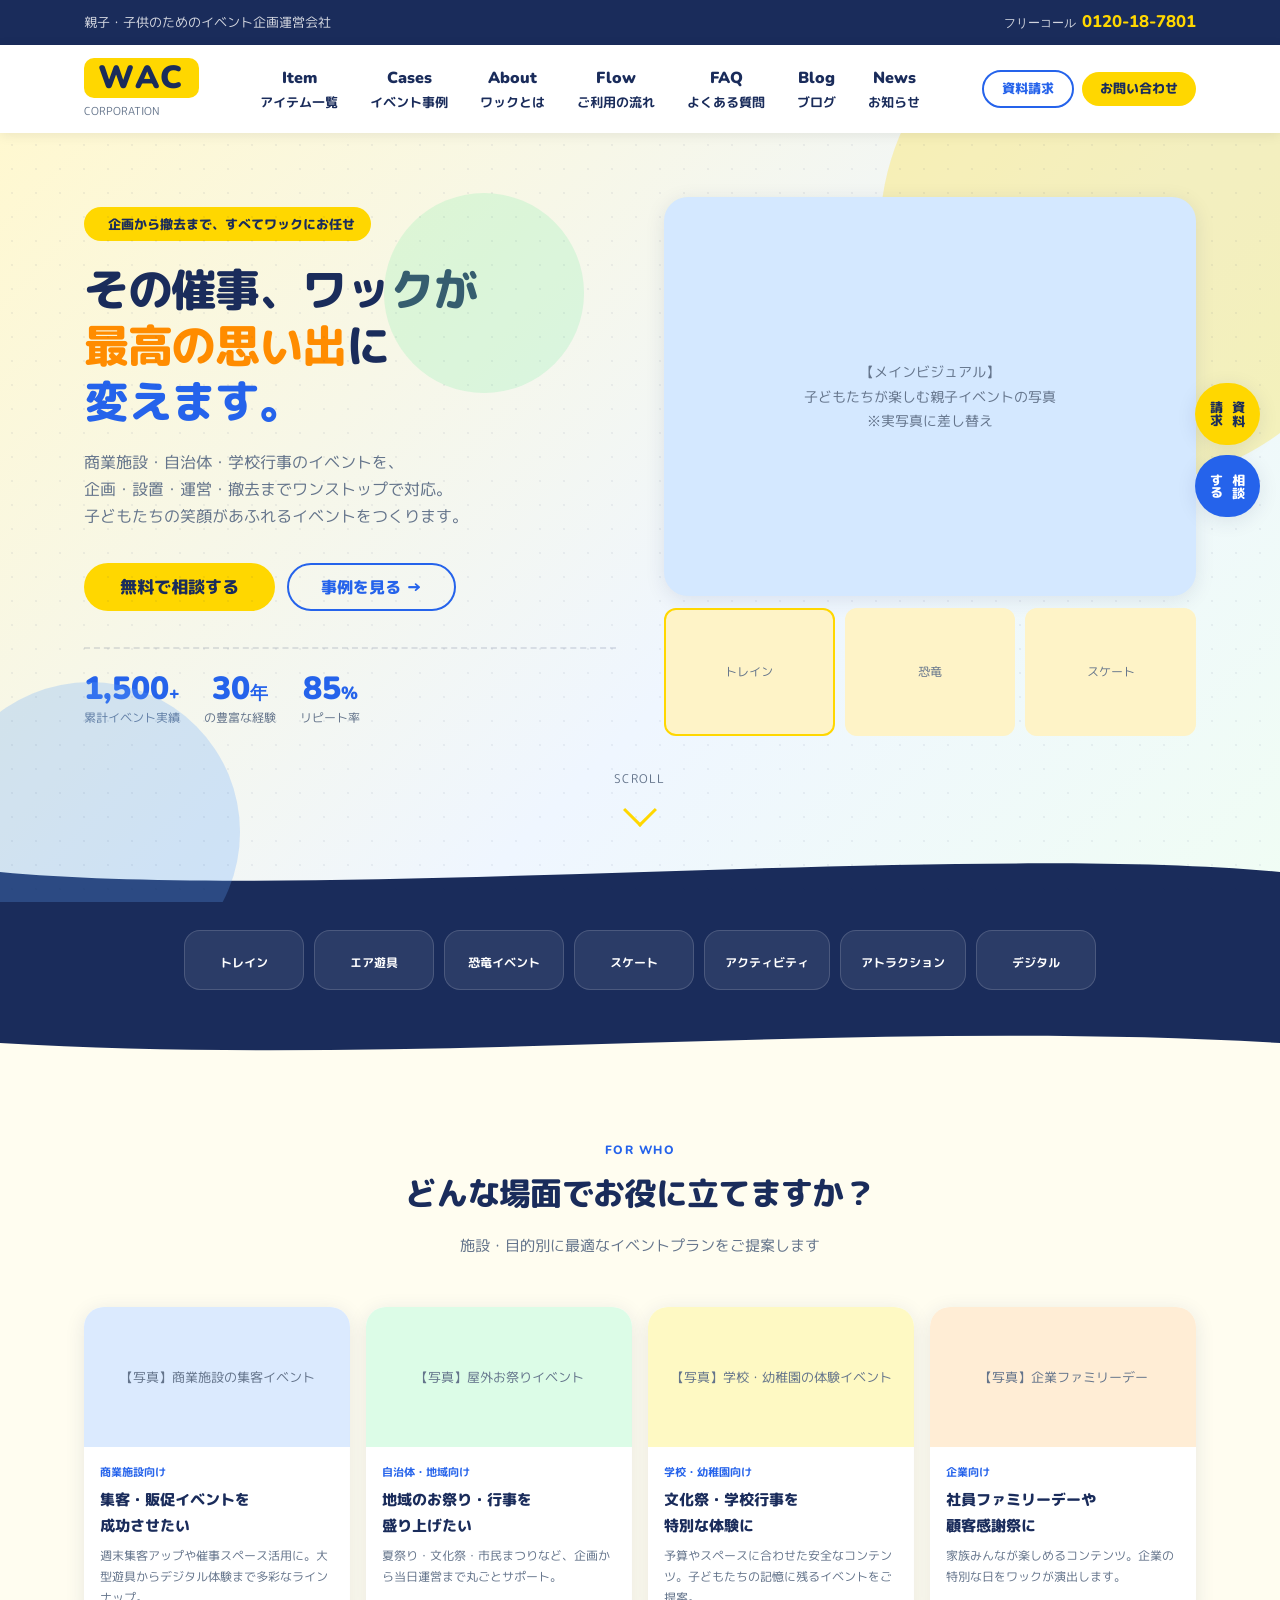
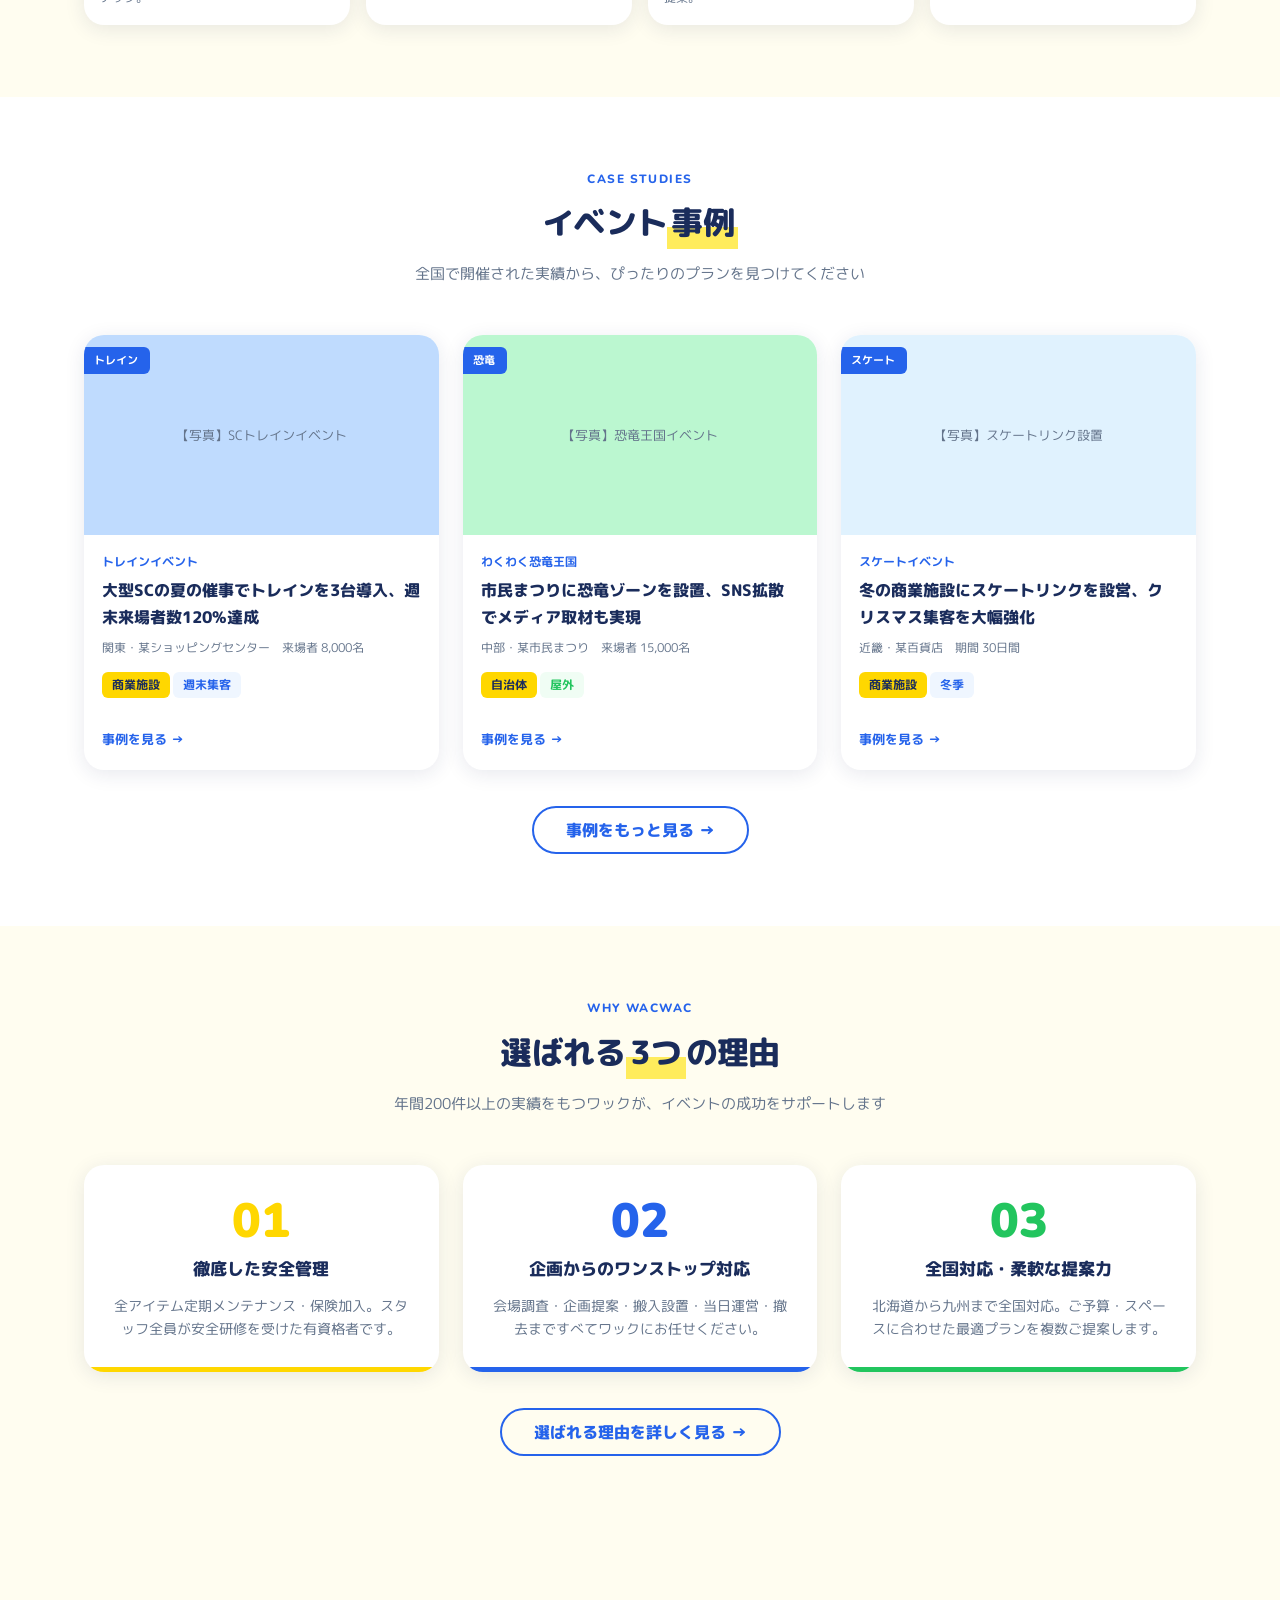
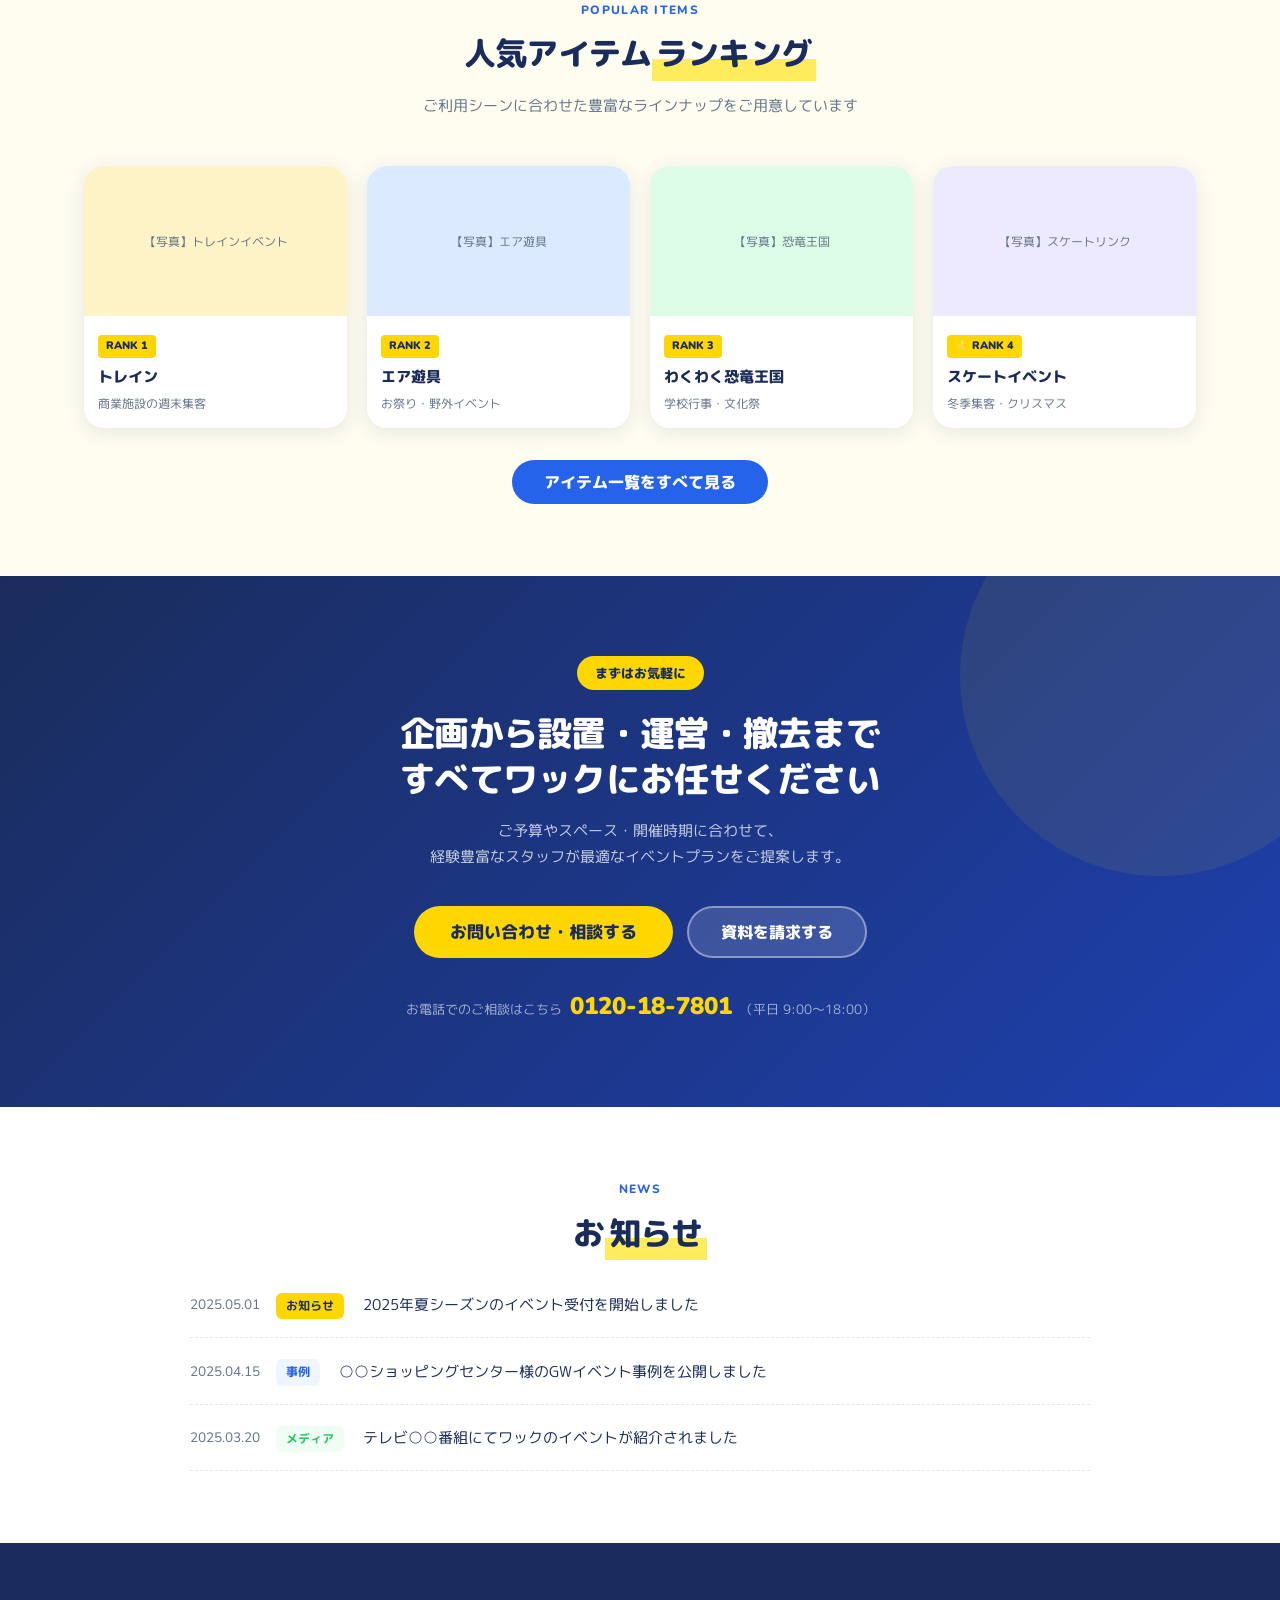
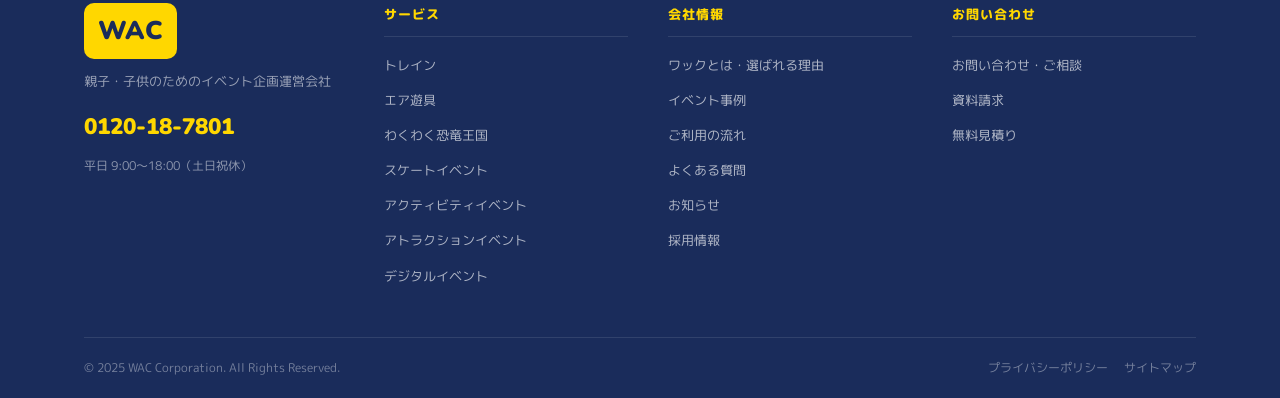
<file: index.html>
<!DOCTYPE html>
<html lang="ja">
<head>
<meta charset="UTF-8">
<meta name="viewport" content="width=device-width, initial-scale=1.0">
<title>株式会社ワック | 親子・子供のためのイベント企画運営会社</title>
<link rel="preconnect" href="https://fonts.googleapis.com">
<link href="https://fonts.googleapis.com/css2?family=M+PLUS+Rounded+1c:wght@400;500;700;800&family=Nunito:wght@700;800;900&display=swap" rel="stylesheet">
<link rel="stylesheet" href="style.css">
<style>/* ===== HERO ===== */
.hero {
 position: relative;
 background: linear-gradient(135deg, #FFF8D0 0%, #EFF6FF 60%, #F0FDF4 100%);
 overflow: hidden; padding: 64px 0 0;
}
.hero-bg-circle { position: absolute; border-radius: 50%; opacity: .25; }
.hero-bg-circle.c1 { width:500px;height:500px;background:#FFD700;top:-150px;right:-100px; }
.hero-bg-circle.c2 { width:300px;height:300px;background:#60A5FA;bottom:-80px;left:-60px; }
.hero-bg-circle.c3 { width:200px;height:200px;background:#86EFAC;top:60px;left:30%; }
.hero-inner {
 max-width:1160px;margin:0 auto;padding:0 24px;
 display:grid;grid-template-columns:1fr 1fr;gap:48px;align-items:center;
}
.hero-eyebrow {
 display:inline-flex;align-items:center;gap:8px;
 background:var(--yellow);color:var(--navy);border-radius:50px;
 padding:6px 16px;font-size:.82rem;font-weight:800;margin-bottom:20px;
}
.hero-eyebrow::before { content:''; }
.hero-h1 {
 font-size:2.8rem;font-weight:800;line-height:1.25;color:var(--navy);
 margin-bottom:20px;letter-spacing:-.03em;
}
.hero-h1 .accent { color:var(--blue); }
.hero-h1 .accent-y{ color:var(--orange); }
.hero-desc { font-size:1rem;color:var(--gray);margin-bottom:32px; }
.hero-btns { display:flex;gap:12px;flex-wrap:wrap; }
.hero-stats {
 display:flex;gap:24px;margin-top:36px;padding-top:24px;
 border-top:2px dashed rgba(26,44,91,.12);
}
.hero-stat { text-align:center; }
.hero-stat-num {
 font-family:'Nunito',sans-serif;font-size:2rem;font-weight:900;
 color:var(--blue);line-height:1;
}
.hero-stat-label { font-size:.72rem;color:var(--gray);margin-top:4px; }
.hero-visual { position:relative;z-index:2; }
.hero-photo-main {
 width:100%;aspect-ratio:4/3;border-radius:24px;overflow:hidden;
 box-shadow:var(--shadow);background:#d4e8ff;
 display:flex;align-items:center;justify-content:center;
 font-size:.9rem;color:var(--gray);text-align:center;padding:20px;
}
.hero-thumb-row { display:flex;gap:10px;margin-top:12px; }
.hero-thumb {
 flex:1;aspect-ratio:4/3;border-radius:12px;
 background:#fef3c7;display:flex;align-items:center;justify-content:center;
 font-size:.72rem;color:var(--gray);text-align:center;padding:8px;
 cursor:pointer;border:2px solid transparent;transition:border-color .2s;
}
.hero-thumb:hover,.hero-thumb.active { border-color:var(--yellow); }
.hero-scroll { text-align:center;padding:32px 0 0;font-size:.78rem;color:var(--gray);letter-spacing:.1em; }
.hero-scroll-arrow {
 display:block;margin:8px auto 0;width:24px;height:24px;
 border-right:3px solid var(--yellow);border-bottom:3px solid var(--yellow);
 transform:rotate(45deg);animation:bounce .8s infinite alternate;
}
@keyframes bounce { to { transform:rotate(45deg) translateY(6px); } }

/* ===== CATEGORY NAV ===== */
.cat-nav { background:var(--navy);padding:28px 0; }
.cat-nav-inner {
 max-width:1160px;margin:0 auto;padding:0 24px;
 display:flex;gap:10px;justify-content:center;flex-wrap:wrap;
}
.cat-item {
 display:flex;flex-direction:column;align-items:center;gap:6px;
 background:rgba(255,255,255,.08);border-radius:16px;
 padding:16px 20px;min-width:120px;cursor:pointer;
 text-decoration:none;transition:background .2s,transform .2s;
 border:1.5px solid rgba(255,255,255,.15);
}
.cat-item:hover { background:var(--yellow);transform:translateY(-3px); }
.cat-item:hover .cat-label { color:var(--navy); }
.cat-icon { font-size:1.8rem; }
.cat-label { font-size:.75rem;font-weight:700;color:#fff;text-align:center; }

/* ===== AUDIENCE ===== */
.audience-nav { background:var(--bg-section);padding:72px 0; }
.audience-grid { display:grid;grid-template-columns:repeat(4,1fr);gap:16px; }
.audience-card {
 border-radius:var(--radius-card);overflow:hidden;
 box-shadow:var(--shadow);background:#fff;
 cursor:pointer;transition:transform .2s,box-shadow .2s;text-decoration:none;
}
.audience-card:hover { transform:translateY(-4px);box-shadow:var(--shadow-hover); }
.audience-photo {
 height:140px;background:#dbeafe;
 display:flex;align-items:center;justify-content:center;
 font-size:.82rem;color:var(--gray);text-align:center;padding:12px;
}
.audience-photo.g { background:#dcfce7; }
.audience-photo.y { background:#fef9c3; }
.audience-photo.o { background:#ffedd5; }
.audience-body { padding:16px; }
.audience-tag { font-size:.68rem;font-weight:700;color:var(--blue);margin-bottom:6px; }
.audience-title { font-size:.95rem;font-weight:800;color:var(--navy);margin-bottom:6px; }
.audience-desc { font-size:.78rem;color:var(--gray); }

/* ===== CASES PREVIEW ===== */
.cases-preview { padding:72px 0;background:#fff; }

/* ===== WHY PREVIEW ===== */
.why-preview { background:var(--bg-section);padding:72px 0; }
.why-grid { display:grid;grid-template-columns:repeat(3,1fr);gap:24px; }
.why-card {
 background:#fff;border-radius:var(--radius-card);
 padding:32px 24px;box-shadow:var(--shadow);text-align:center;
 position:relative;overflow:hidden;
}
.why-card::after { content:'';position:absolute;bottom:0;left:0;right:0;height:5px; }
.why-card.w1::after { background:var(--yellow); }
.why-card.w2::after { background:var(--blue); }
.why-card.w3::after { background:var(--green); }
.why-num { font-family:'Nunito',sans-serif;font-size:3rem;font-weight:900;line-height:1;margin-bottom:8px; }
.why-card.w1 .why-num { color:var(--yellow); }
.why-card.w2 .why-num { color:var(--blue); }
.why-card.w3 .why-num { color:var(--green); }
.why-icon { font-size:2.2rem;margin-bottom:10px; }
.why-title { font-size:1.05rem;font-weight:800;color:var(--navy);margin-bottom:10px; }
.why-desc { font-size:.85rem;color:var(--gray); }

/* ===== ITEMS PREVIEW ===== */
.items-preview { padding:72px 0;background:#fff; }
.items-grid { display:grid;grid-template-columns:repeat(4,1fr);gap:20px;margin-bottom:32px; }
.item-card {
 border-radius:var(--radius-card);overflow:hidden;
 box-shadow:var(--shadow);background:#fff;
 transition:transform .2s,box-shadow .2s;text-decoration:none;
}
.item-card:hover { transform:translateY(-4px);box-shadow:var(--shadow-hover); }
.item-photo {
 height:150px;background:#fef3c7;
 display:flex;align-items:center;justify-content:center;
 font-size:.78rem;color:var(--gray);text-align:center;padding:12px;
}
.item-photo.b { background:#dbeafe; }
.item-photo.g { background:#dcfce7; }
.item-photo.p { background:#ede9fe; }
.item-body { padding:14px; }
.item-rank {
 font-family:'Nunito',sans-serif;font-size:.68rem;font-weight:900;
 background:var(--yellow);color:var(--navy);
 padding:2px 8px;border-radius:4px;margin-bottom:6px;display:inline-block;
}
.item-name { font-size:.95rem;font-weight:800;color:var(--navy);margin-bottom:4px; }
.item-scene { font-size:.75rem;color:var(--gray); }

/* ===== NEWS ===== */
.news-section { padding:72px 0;background:#fff; }

@media(max-width:1024px){
 .hero-inner { grid-template-columns:1fr; }
 .hero-visual { display:none; }
 .audience-grid { grid-template-columns:repeat(2,1fr); }
 .items-grid { grid-template-columns:repeat(2,1fr); }
 .why-grid { grid-template-columns:1fr; }
}
</style>
</head>
<body> <!-- TOP BAR -->
<div class="topbar"> <div class="container"> <span class="topbar-left">親子・子供のためのイベント企画運営会社</span> <span class="topbar-tel"><span>フリーコール</span>0120-18-7801</span> </div>
</div> <!-- HEADER -->
<header> <div class="header-inner"> <a href="index.html" class="logo"> <span class="logo-mark">WAC</span> <span class="logo-sub">CORPORATION</span> </a> <nav> <a href="items.html" class="nav-link"><span class="en">Item</span><span>アイテム一覧</span></a> <a href="cases.html" class="nav-link"><span class="en">Cases</span><span>イベント事例</span></a> <a href="why.html" class="nav-link"><span class="en">About</span><span>ワックとは</span></a> <a href="flow.html" class="nav-link"><span class="en">Flow</span><span>ご利用の流れ</span></a> <a href="faq.html" class="nav-link"><span class="en">FAQ</span><span>よくある質問</span></a> <a href="blog.html" class="nav-link"><span class="en">Blog</span><span>ブログ</span></a> <a href="news.html" class="nav-link"><span class="en">News</span><span>お知らせ</span></a> </nav> <div class="nav-cta"> <a href="documents.html" class="btn btn-outline-blue btn-sm">資料請求</a> <a href="contact.html" class="btn btn-yellow btn-sm">お問い合わせ</a> </div> </div>
</header> <!-- FLOATING CTA -->
<div class="float-cta"> <a href="documents.html" class="float-btn">資料<br>請求</a> <a href="contact.html" class="float-btn blue">相談<br>する</a>
</div> <!-- HERO -->
<section class="hero"> <div class="hero-bg-circle c1"></div> <div class="hero-bg-circle c2"></div> <div class="hero-bg-circle c3"></div> <div class="dots-bg"></div> <div class="hero-inner"> <div> <span class="hero-eyebrow">企画から撤去まで、すべてワックにお任せ</span> <h1 class="hero-h1">その催事、ワックが<br> <span class="accent-y">最高の思い出</span>に<br> <span class="accent">変えます。</span> </h1> <p class="hero-desc">商業施設・自治体・学校行事のイベントを、<br>企画・設置・運営・撤去までワンストップで対応。<br>子どもたちの笑顔があふれるイベントをつくります。 </p> <div class="hero-btns"> <a href="contact.html" class="btn btn-yellow" style="font-size:1.05rem;padding:16px 36px;">無料で相談する</a> <a href="cases.html" class="btn btn-outline-blue">事例を見る →</a> </div> <div class="hero-stats"> <div class="hero-stat"><div class="hero-stat-num">1,500<span style="font-size:1.1rem;">+</span></div><div class="hero-stat-label">累計イベント実績</div></div> <div class="hero-stat"><div class="hero-stat-num">30<span style="font-size:1.1rem;">年</span></div><div class="hero-stat-label">の豊富な経験</div></div> <div class="hero-stat"><div class="hero-stat-num">85<span style="font-size:1.1rem;">%</span></div><div class="hero-stat-label">リピート率</div></div> </div> </div> <div class="hero-visual"> <div class="hero-photo-main">【メインビジュアル】<br>子どもたちが楽しむ親子イベントの写真<br>※実写真に差し替え</div> <div class="hero-thumb-row"> <div class="hero-thumb active">トレイン</div> <div class="hero-thumb">恐竜</div> <div class="hero-thumb">スケート</div> </div> </div> </div> <div class="hero-scroll">SCROLL<span class="hero-scroll-arrow"></span></div> <div class="wave-divider" style="margin-top:20px;"> <svg viewBox="0 0 1440 60" preserveAspectRatio="none" height="60"> <path d="M0,30 C360,60 1080,0 1440,30 L1440,60 L0,60 Z" fill="#1a2c5b"/> </svg> </div>
</section> <!-- CATEGORY NAV -->
<div class="cat-nav"> <div class="cat-nav-inner"> <a href="items.html#train" class="cat-item"><span class="cat-icon"></span><span class="cat-label">トレイン</span></a> <a href="items.html#air" class="cat-item"><span class="cat-icon"></span><span class="cat-label">エア遊具</span></a> <a href="items.html#dino" class="cat-item"><span class="cat-icon"></span><span class="cat-label">恐竜イベント</span></a> <a href="items.html#skate" class="cat-item"><span class="cat-icon"></span><span class="cat-label">スケート</span></a> <a href="items.html#activity" class="cat-item"><span class="cat-icon"></span><span class="cat-label">アクティビティ</span></a> <a href="items.html#attract" class="cat-item"><span class="cat-icon"></span><span class="cat-label">アトラクション</span></a> <a href="items.html#digital" class="cat-item"><span class="cat-icon"></span><span class="cat-label">デジタル</span></a> </div>
</div>
<div class="wave-divider" style="background:#1a2c5b;"> <svg viewBox="0 0 1440 50" preserveAspectRatio="none" height="50"> <path d="M0,25 C480,50 960,0 1440,25 L1440,50 L0,50 Z" fill="#FFFDF0"/> </svg>
</div> <!-- AUDIENCE -->
<section class="audience-nav"> <div class="container"> <span class="badge-en">For Who</span> <h2 class="section-title">どんな場面でお役に立てますか？</h2> <p class="section-sub">施設・目的別に最適なイベントプランをご提案します</p> <div class="audience-grid"> <a href="cases.html?cat=commercial" class="audience-card"> <div class="audience-photo">【写真】商業施設の集客イベント</div> <div class="audience-body"> <div class="audience-tag">商業施設向け</div> <div class="audience-title">集客・販促イベントを<br>成功させたい</div> <div class="audience-desc">週末集客アップや催事スペース活用に。大型遊具からデジタル体験まで多彩なラインナップ。</div> </div> </a> <a href="cases.html?cat=local" class="audience-card"> <div class="audience-photo g">【写真】屋外お祭りイベント</div> <div class="audience-body"> <div class="audience-tag">自治体・地域向け</div> <div class="audience-title">地域のお祭り・行事を<br>盛り上げたい</div> <div class="audience-desc">夏祭り・文化祭・市民まつりなど、企画から当日運営まで丸ごとサポート。</div> </div> </a> <a href="cases.html?cat=school" class="audience-card"> <div class="audience-photo y">【写真】学校・幼稚園の体験イベント</div> <div class="audience-body"> <div class="audience-tag">学校・幼稚園向け</div> <div class="audience-title">文化祭・学校行事を<br>特別な体験に</div> <div class="audience-desc">予算やスペースに合わせた安全なコンテンツ。子どもたちの記憶に残るイベントをご提案。</div> </div> </a> <a href="cases.html?cat=corporate" class="audience-card"> <div class="audience-photo o">【写真】企業ファミリーデー</div> <div class="audience-body"> <div class="audience-tag">企業向け</div> <div class="audience-title">社員ファミリーデーや<br>顧客感謝祭に</div> <div class="audience-desc">家族みんなが楽しめるコンテンツ。企業の特別な日をワックが演出します。</div> </div> </a> </div> </div>
</section> <!-- CASES PREVIEW -->
<section class="cases-preview"> <div class="container"> <span class="badge-en">Case Studies</span> <h2 class="section-title">イベント<span>事例</span></h2> <p class="section-sub">全国で開催された実績から、ぴったりのプランを見つけてください</p> <div class="cases-grid"> <a href="cases.html" class="case-card"> <div class="case-photo"><span class="case-ribbon">トレイン</span>【写真】SCトレインイベント</div> <div class="case-body"> <div class="case-category">トレインイベント</div> <div class="case-title">大型SCの夏の催事でトレインを3台導入、週末来場者数120%達成</div> <div class="case-meta"><span>関東・某ショッピングセンター</span><span>来場者 8,000名</span></div> <div><span class="tag tag-yellow">商業施設</span><span class="tag tag-blue">週末集客</span></div> <br><span class="case-link">事例を見る</span> </div> </a> <a href="cases.html" class="case-card"> <div class="case-photo dino"><span class="case-ribbon">恐竜</span>【写真】恐竜王国イベント</div> <div class="case-body"> <div class="case-category">わくわく恐竜王国</div> <div class="case-title">市民まつりに恐竜ゾーンを設置、SNS拡散でメディア取材も実現</div> <div class="case-meta"><span>中部・某市民まつり</span><span>来場者 15,000名</span></div> <div><span class="tag tag-yellow">自治体</span><span class="tag tag-green">屋外</span></div> <br><span class="case-link">事例を見る</span> </div> </a> <a href="cases.html" class="case-card"> <div class="case-photo skate"><span class="case-ribbon">スケート</span>【写真】スケートリンク設置</div> <div class="case-body"> <div class="case-category">スケートイベント</div> <div class="case-title">冬の商業施設にスケートリンクを設営、クリスマス集客を大幅強化</div> <div class="case-meta"><span>近畿・某百貨店</span><span>期間 30日間</span></div> <div><span class="tag tag-yellow">商業施設</span><span class="tag tag-blue">冬季</span></div> <br><span class="case-link">事例を見る</span> </div> </a> </div> <div style="text-align:center;margin-top:36px;"> <a href="cases.html" class="btn btn-outline-blue">事例をもっと見る →</a> </div> </div>
</section> <!-- WHY PREVIEW -->
<section class="why-preview"> <div class="container"> <span class="badge-en">Why WACWAC</span> <h2 class="section-title">選ばれる<span>3つ</span>の理由</h2> <p class="section-sub">年間200件以上の実績をもつワックが、イベントの成功をサポートします</p> <div class="why-grid"> <div class="why-card w1"> <div class="why-num">01</div><div class="why-icon"></div> <div class="why-title">徹底した安全管理</div> <div class="why-desc">全アイテム定期メンテナンス・保険加入。スタッフ全員が安全研修を受けた有資格者です。</div> </div> <div class="why-card w2"> <div class="why-num">02</div><div class="why-icon"></div> <div class="why-title">企画からのワンストップ対応</div> <div class="why-desc">会場調査・企画提案・搬入設置・当日運営・撤去まですべてワックにお任せください。</div> </div> <div class="why-card w3"> <div class="why-num">03</div><div class="why-icon"></div> <div class="why-title">全国対応・柔軟な提案力</div> <div class="why-desc">北海道から九州まで全国対応。ご予算・スペースに合わせた最適プランを複数ご提案します。</div> </div> </div> <div style="text-align:center;margin-top:36px;"> <a href="why.html" class="btn btn-outline-blue">選ばれる理由を詳しく見る →</a> </div> </div>
</section> <!-- ITEMS PREVIEW -->
<section class="items-preview" style="background:var(--bg-section);"> <div class="container"> <span class="badge-en">Popular Items</span> <h2 class="section-title">人気アイテム<span>ランキング</span></h2> <p class="section-sub">ご利用シーンに合わせた豊富なラインナップをご用意しています</p> <div class="items-grid"> <a href="items.html#train" class="item-card"> <div class="item-photo">【写真】トレインイベント</div> <div class="item-body"><div class="item-rank">RANK 1</div><div class="item-name">トレイン</div><div class="item-scene">商業施設の週末集客</div></div> </a> <a href="items.html#air" class="item-card"> <div class="item-photo b">【写真】エア遊具</div> <div class="item-body"><div class="item-rank">RANK 2</div><div class="item-name">エア遊具</div><div class="item-scene">お祭り・野外イベント</div></div> </a> <a href="items.html#dino" class="item-card"> <div class="item-photo g">【写真】恐竜王国</div> <div class="item-body"><div class="item-rank">RANK 3</div><div class="item-name">わくわく恐竜王国</div><div class="item-scene">学校行事・文化祭</div></div> </a> <a href="items.html#skate" class="item-card"> <div class="item-photo p">【写真】スケートリンク</div> <div class="item-body"><div class="item-rank">⭐ RANK 4</div><div class="item-name">スケートイベント</div><div class="item-scene">冬季集客・クリスマス</div></div> </a> </div> <div style="text-align:center;"> <a href="items.html" class="btn btn-blue">アイテム一覧をすべて見る</a> </div> </div>
</section> <!-- CTA BANNER -->
<section class="cta-banner"> <div class="cta-inner"> <span class="cta-label">まずはお気軽に</span> <h2 class="cta-h2">企画から設置・運営・撤去まで<br>すべてワックにお任せください</h2> <p class="cta-desc">ご予算やスペース・開催時期に合わせて、<br>経験豊富なスタッフが最適なイベントプランをご提案します。</p> <div class="cta-btns"> <a href="contact.html" class="btn btn-yellow" style="font-size:1.05rem;padding:18px 36px;">お問い合わせ・相談する</a> <a href="contact.html" class="btn" style="background:rgba(255,255,255,.15);color:#fff;border:2px solid rgba(255,255,255,.4);">資料を請求する</a> </div> <div class="cta-tel">お電話でのご相談はこちら<strong>0120-18-7801</strong>（平日 9:00〜18:00）</div> </div>
</section> <!-- NEWS -->
<section class="news-section"> <div class="container"> <span class="badge-en">News</span> <h2 class="section-title">お<span>知らせ</span></h2> <div style="max-width:900px;margin:0 auto;"> <a href="news.html" class="news-item"><span class="news-date">2025.05.01</span><span class="tag tag-yellow">お知らせ</span><span class="news-title">2025年夏シーズンのイベント受付を開始しました</span></a> <a href="news.html" class="news-item"><span class="news-date">2025.04.15</span><span class="tag tag-blue">事例</span><span class="news-title">○○ショッピングセンター様のGWイベント事例を公開しました</span></a> <a href="news.html" class="news-item"><span class="news-date">2025.03.20</span><span class="tag tag-green">メディア</span><span class="news-title">テレビ○○番組にてワックのイベントが紹介されました</span></a> </div> </div>
</section> <!-- FOOTER -->
<footer> <div class="container"> <div class="footer-top"> <div> <div class="footer-logo-mark">WAC</div> <p class="footer-tagline">親子・子供のためのイベント企画運営会社</p> <span class="footer-tel-num">0120-18-7801</span> <span class="footer-hours">平日 9:00〜18:00（土日祝休）</span> </div> <div class="footer-col"> <h4>サービス</h4> <ul> <li><a href="items.html#train">トレイン</a></li> <li><a href="items.html#air">エア遊具</a></li> <li><a href="items.html#dino">わくわく恐竜王国</a></li> <li><a href="items.html#skate">スケートイベント</a></li> <li><a href="items.html#activity">アクティビティイベント</a></li> <li><a href="items.html#attract">アトラクションイベント</a></li> <li><a href="items.html#digital">デジタルイベント</a></li> </ul> </div> <div class="footer-col"> <h4>会社情報</h4> <ul> <li><a href="why.html">ワックとは・選ばれる理由</a></li> <li><a href="cases.html">イベント事例</a></li> <li><a href="flow.html">ご利用の流れ</a></li> <li><a href="faq.html">よくある質問</a></li> <li><a href="news.html">お知らせ</a></li> <li><a href="#">採用情報</a></li> </ul> </div> <div class="footer-col"> <h4>お問い合わせ</h4> <ul> <li><a href="contact.html">お問い合わせ・ご相談</a></li> <li><a href="documents.html">資料請求</a></li> <li><a href="contact.html">無料見積り</a></li> </ul> </div> </div> <div class="footer-bottom"> <div>© 2025 WAC Corporation. All Rights Reserved.</div> <div style="display:flex;gap:16px;"><a href="#">プライバシーポリシー</a><a href="#">サイトマップ</a></div> </div> </div>
</footer> <script>document.querySelectorAll('.hero-thumb').forEach(t =>{
 t.addEventListener('click', () =>{
 document.querySelectorAll('.hero-thumb').forEach(x =>x.classList.remove('active'));
 t.classList.add('active');
 });
});
</script>
</body>
</html>
</file>
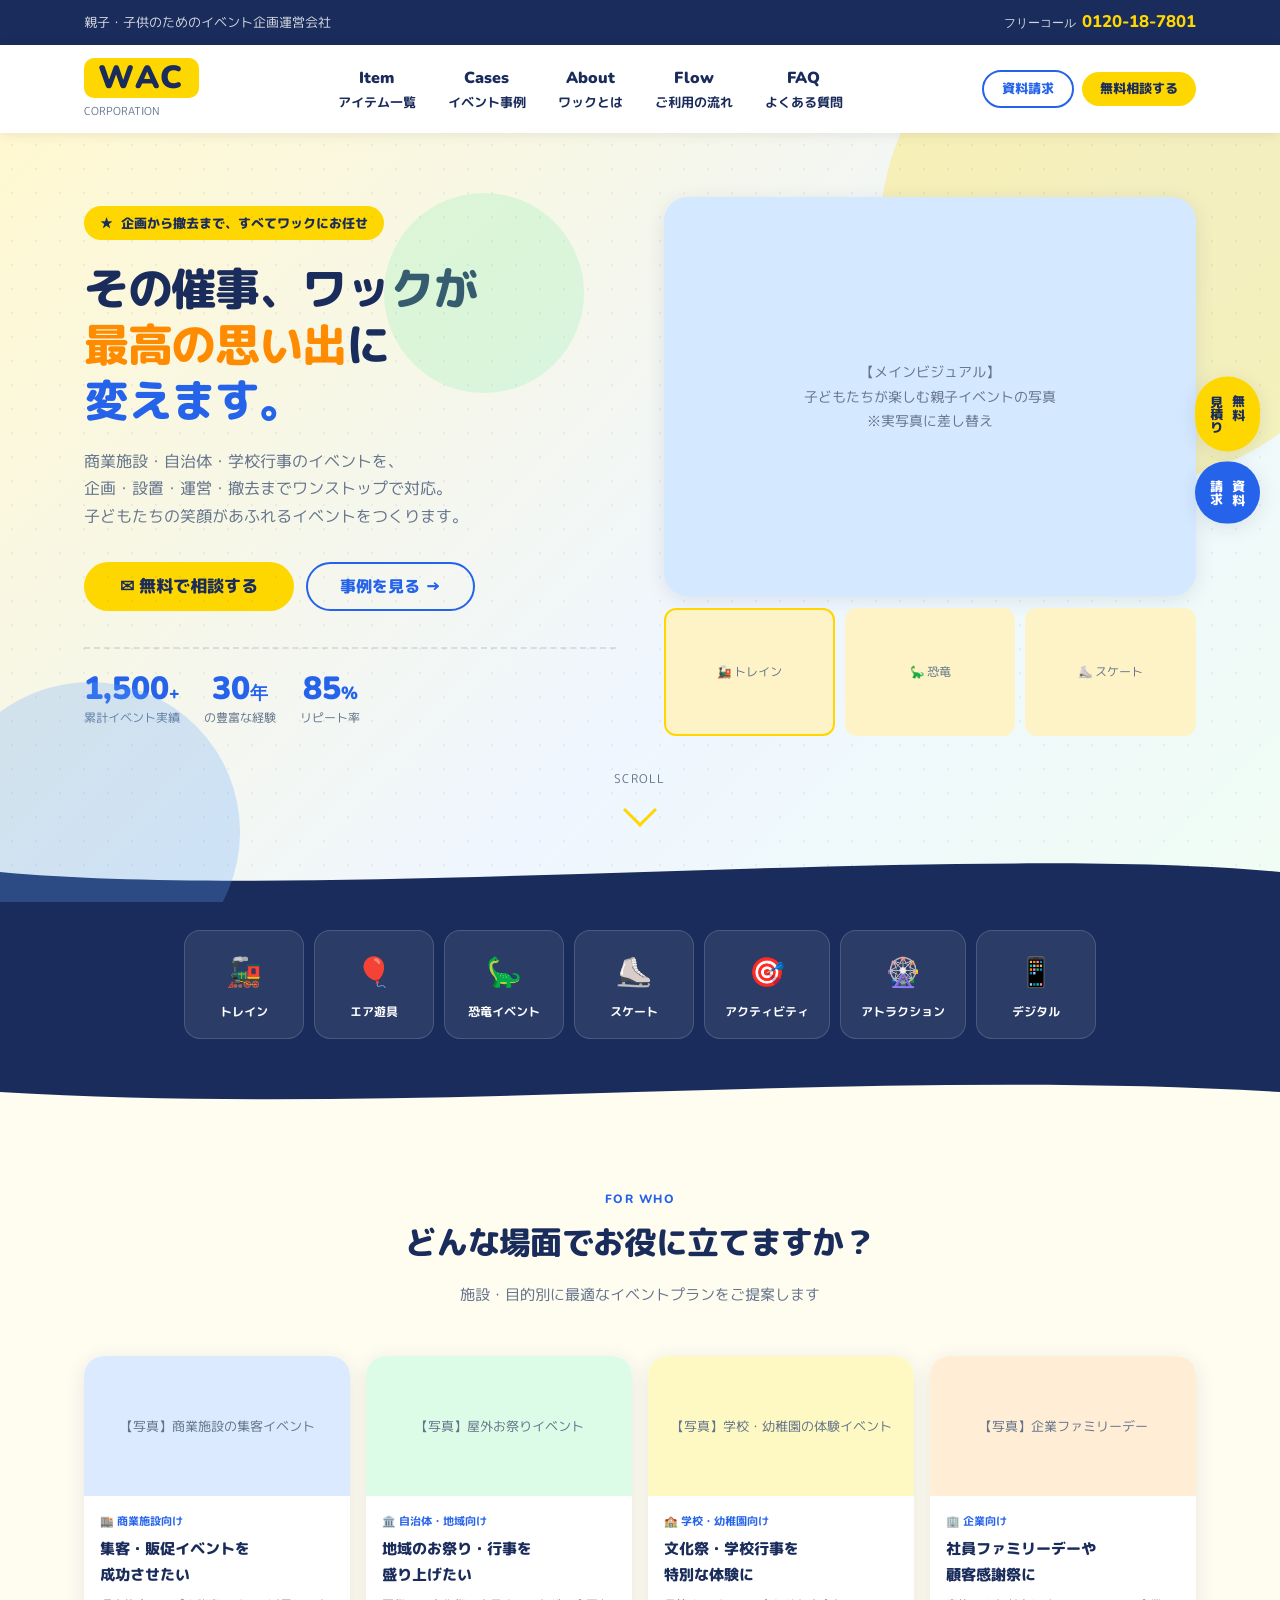
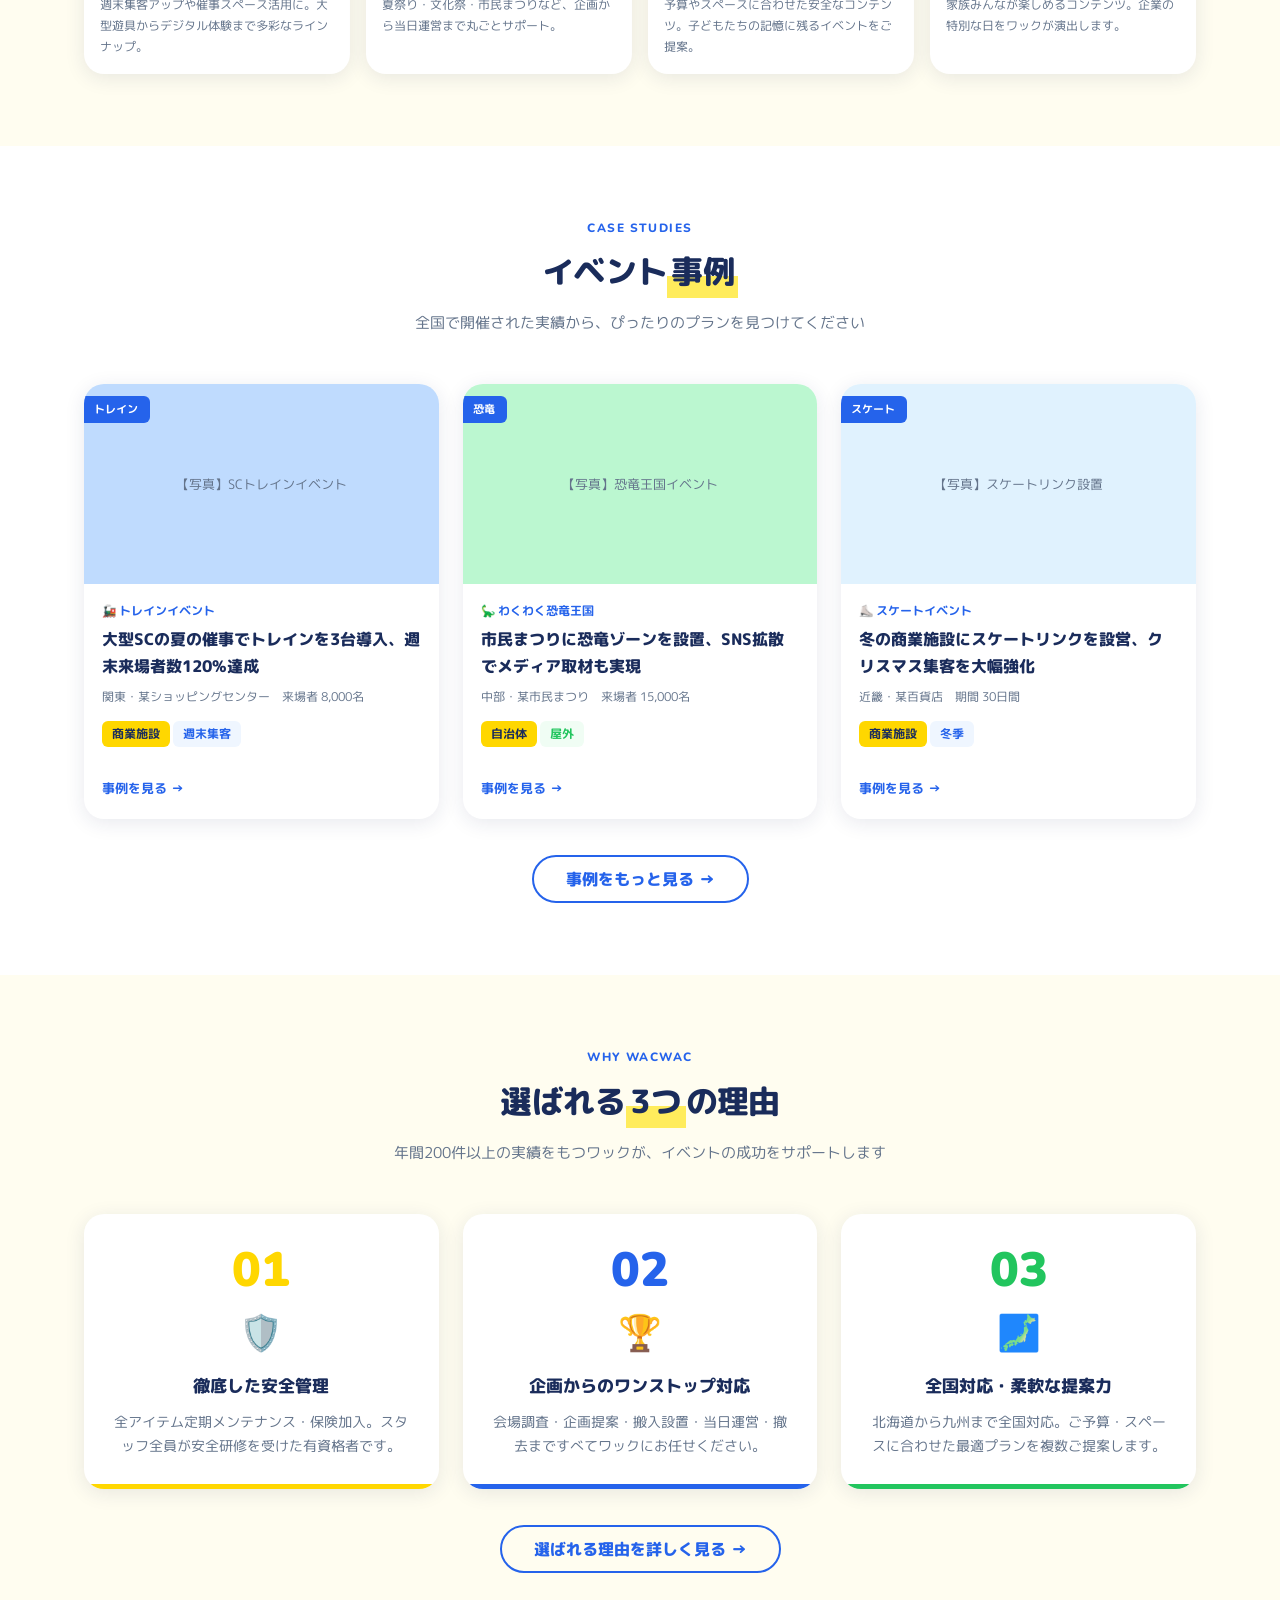
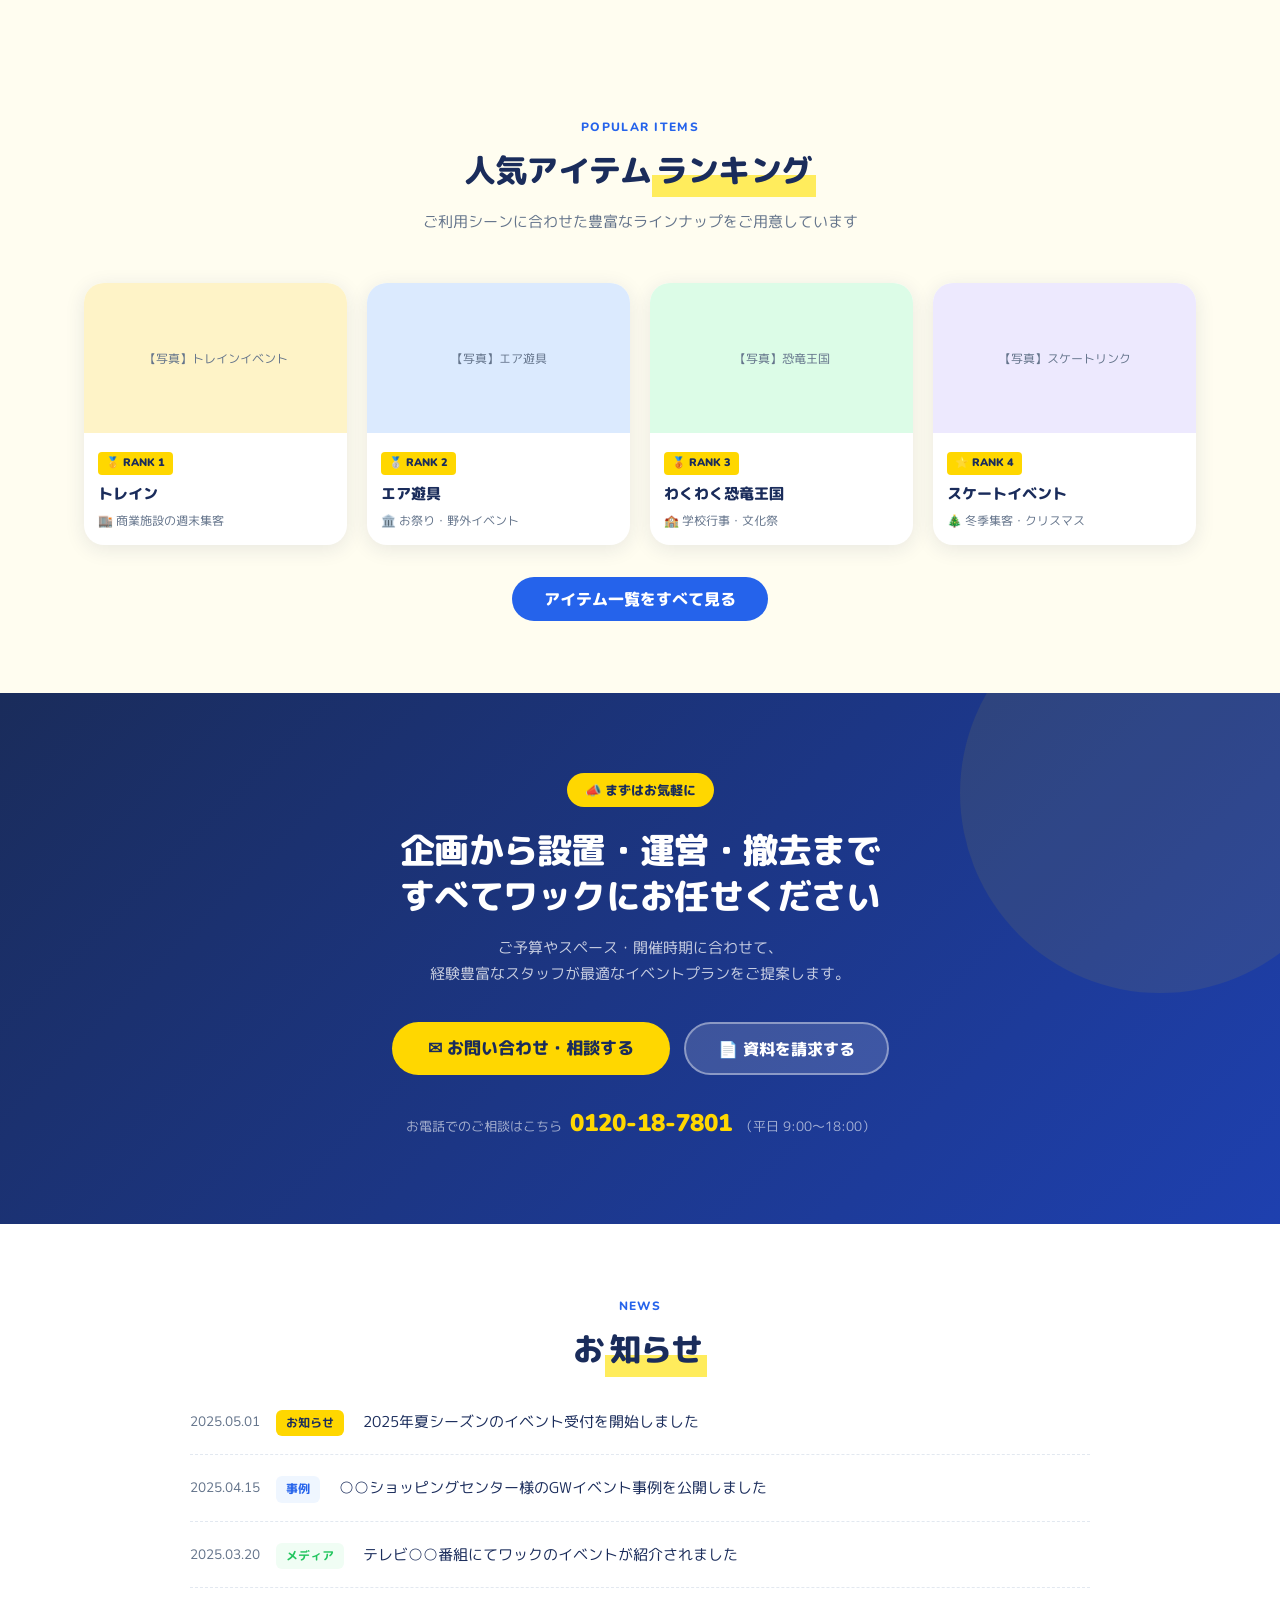
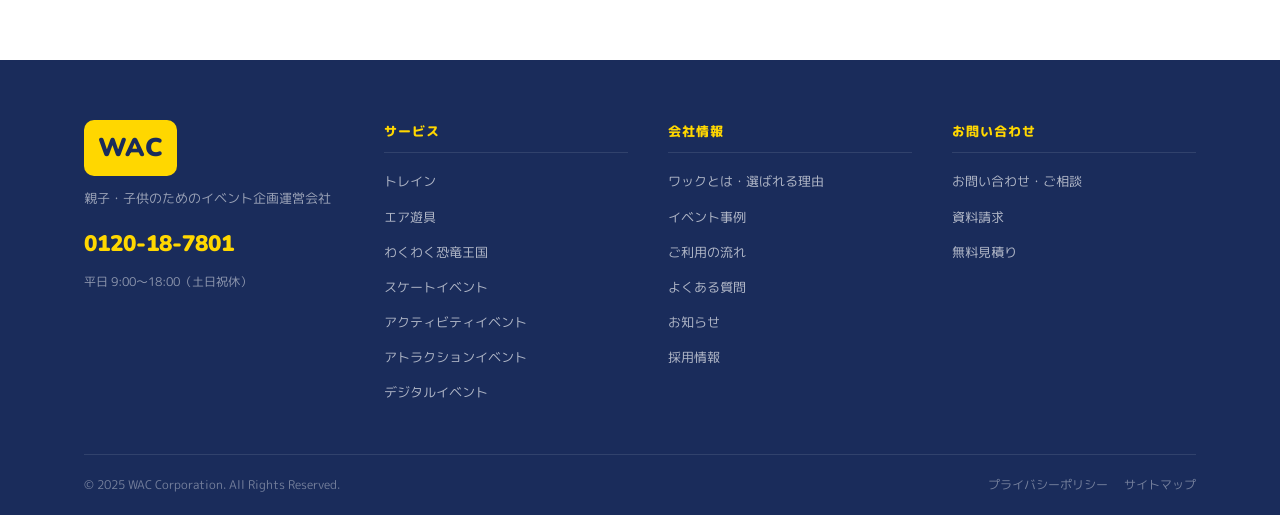
<file: wacwac-rough/index.html>
<!DOCTYPE html>
<html lang="ja">
<head>
<meta charset="UTF-8">
<meta name="viewport" content="width=device-width, initial-scale=1.0">
<title>株式会社ワック | 親子・子供のためのイベント企画運営会社</title>
<link rel="preconnect" href="https://fonts.googleapis.com">
<link href="https://fonts.googleapis.com/css2?family=M+PLUS+Rounded+1c:wght@400;500;700;800&family=Nunito:wght@700;800;900&display=swap" rel="stylesheet">
<link rel="stylesheet" href="style.css">
<style>
/* ===== HERO ===== */
.hero {
  position: relative;
  background: linear-gradient(135deg, #FFF8D0 0%, #EFF6FF 60%, #F0FDF4 100%);
  overflow: hidden; padding: 64px 0 0;
}
.hero-bg-circle { position: absolute; border-radius: 50%; opacity: .25; }
.hero-bg-circle.c1 { width:500px;height:500px;background:#FFD700;top:-150px;right:-100px; }
.hero-bg-circle.c2 { width:300px;height:300px;background:#60A5FA;bottom:-80px;left:-60px; }
.hero-bg-circle.c3 { width:200px;height:200px;background:#86EFAC;top:60px;left:30%; }
.hero-inner {
  max-width:1160px;margin:0 auto;padding:0 24px;
  display:grid;grid-template-columns:1fr 1fr;gap:48px;align-items:center;
}
.hero-eyebrow {
  display:inline-flex;align-items:center;gap:8px;
  background:var(--yellow);color:var(--navy);border-radius:50px;
  padding:6px 16px;font-size:.82rem;font-weight:800;margin-bottom:20px;
}
.hero-eyebrow::before { content:'★'; }
.hero-h1 {
  font-size:2.8rem;font-weight:800;line-height:1.25;color:var(--navy);
  margin-bottom:20px;letter-spacing:-.03em;
}
.hero-h1 .accent  { color:var(--blue); }
.hero-h1 .accent-y{ color:var(--orange); }
.hero-desc { font-size:1rem;color:var(--gray);margin-bottom:32px; }
.hero-btns { display:flex;gap:12px;flex-wrap:wrap; }
.hero-stats {
  display:flex;gap:24px;margin-top:36px;padding-top:24px;
  border-top:2px dashed rgba(26,44,91,.12);
}
.hero-stat { text-align:center; }
.hero-stat-num {
  font-family:'Nunito',sans-serif;font-size:2rem;font-weight:900;
  color:var(--blue);line-height:1;
}
.hero-stat-label { font-size:.72rem;color:var(--gray);margin-top:4px; }
.hero-visual { position:relative;z-index:2; }
.hero-photo-main {
  width:100%;aspect-ratio:4/3;border-radius:24px;overflow:hidden;
  box-shadow:var(--shadow);background:#d4e8ff;
  display:flex;align-items:center;justify-content:center;
  font-size:.9rem;color:var(--gray);text-align:center;padding:20px;
}
.hero-thumb-row { display:flex;gap:10px;margin-top:12px; }
.hero-thumb {
  flex:1;aspect-ratio:4/3;border-radius:12px;
  background:#fef3c7;display:flex;align-items:center;justify-content:center;
  font-size:.72rem;color:var(--gray);text-align:center;padding:8px;
  cursor:pointer;border:2px solid transparent;transition:border-color .2s;
}
.hero-thumb:hover,.hero-thumb.active { border-color:var(--yellow); }
.hero-scroll { text-align:center;padding:32px 0 0;font-size:.78rem;color:var(--gray);letter-spacing:.1em; }
.hero-scroll-arrow {
  display:block;margin:8px auto 0;width:24px;height:24px;
  border-right:3px solid var(--yellow);border-bottom:3px solid var(--yellow);
  transform:rotate(45deg);animation:bounce .8s infinite alternate;
}
@keyframes bounce { to { transform:rotate(45deg) translateY(6px); } }

/* ===== CATEGORY NAV ===== */
.cat-nav { background:var(--navy);padding:28px 0; }
.cat-nav-inner {
  max-width:1160px;margin:0 auto;padding:0 24px;
  display:flex;gap:10px;justify-content:center;flex-wrap:wrap;
}
.cat-item {
  display:flex;flex-direction:column;align-items:center;gap:6px;
  background:rgba(255,255,255,.08);border-radius:16px;
  padding:16px 20px;min-width:120px;cursor:pointer;
  text-decoration:none;transition:background .2s,transform .2s;
  border:1.5px solid rgba(255,255,255,.15);
}
.cat-item:hover { background:var(--yellow);transform:translateY(-3px); }
.cat-item:hover .cat-label { color:var(--navy); }
.cat-icon { font-size:1.8rem; }
.cat-label { font-size:.75rem;font-weight:700;color:#fff;text-align:center; }

/* ===== AUDIENCE ===== */
.audience-nav { background:var(--bg-section);padding:72px 0; }
.audience-grid { display:grid;grid-template-columns:repeat(4,1fr);gap:16px; }
.audience-card {
  border-radius:var(--radius-card);overflow:hidden;
  box-shadow:var(--shadow);background:#fff;
  cursor:pointer;transition:transform .2s,box-shadow .2s;text-decoration:none;
}
.audience-card:hover { transform:translateY(-4px);box-shadow:var(--shadow-hover); }
.audience-photo {
  height:140px;background:#dbeafe;
  display:flex;align-items:center;justify-content:center;
  font-size:.82rem;color:var(--gray);text-align:center;padding:12px;
}
.audience-photo.g { background:#dcfce7; }
.audience-photo.y { background:#fef9c3; }
.audience-photo.o { background:#ffedd5; }
.audience-body { padding:16px; }
.audience-tag { font-size:.68rem;font-weight:700;color:var(--blue);margin-bottom:6px; }
.audience-title { font-size:.95rem;font-weight:800;color:var(--navy);margin-bottom:6px; }
.audience-desc { font-size:.78rem;color:var(--gray); }

/* ===== CASES PREVIEW ===== */
.cases-preview { padding:72px 0;background:#fff; }

/* ===== WHY PREVIEW ===== */
.why-preview { background:var(--bg-section);padding:72px 0; }
.why-grid { display:grid;grid-template-columns:repeat(3,1fr);gap:24px; }
.why-card {
  background:#fff;border-radius:var(--radius-card);
  padding:32px 24px;box-shadow:var(--shadow);text-align:center;
  position:relative;overflow:hidden;
}
.why-card::after { content:'';position:absolute;bottom:0;left:0;right:0;height:5px; }
.why-card.w1::after { background:var(--yellow); }
.why-card.w2::after { background:var(--blue); }
.why-card.w3::after { background:var(--green); }
.why-num { font-family:'Nunito',sans-serif;font-size:3rem;font-weight:900;line-height:1;margin-bottom:8px; }
.why-card.w1 .why-num { color:var(--yellow); }
.why-card.w2 .why-num { color:var(--blue); }
.why-card.w3 .why-num { color:var(--green); }
.why-icon { font-size:2.2rem;margin-bottom:10px; }
.why-title { font-size:1.05rem;font-weight:800;color:var(--navy);margin-bottom:10px; }
.why-desc { font-size:.85rem;color:var(--gray); }

/* ===== ITEMS PREVIEW ===== */
.items-preview { padding:72px 0;background:#fff; }
.items-grid { display:grid;grid-template-columns:repeat(4,1fr);gap:20px;margin-bottom:32px; }
.item-card {
  border-radius:var(--radius-card);overflow:hidden;
  box-shadow:var(--shadow);background:#fff;
  transition:transform .2s,box-shadow .2s;text-decoration:none;
}
.item-card:hover { transform:translateY(-4px);box-shadow:var(--shadow-hover); }
.item-photo {
  height:150px;background:#fef3c7;
  display:flex;align-items:center;justify-content:center;
  font-size:.78rem;color:var(--gray);text-align:center;padding:12px;
}
.item-photo.b { background:#dbeafe; }
.item-photo.g { background:#dcfce7; }
.item-photo.p { background:#ede9fe; }
.item-body { padding:14px; }
.item-rank {
  font-family:'Nunito',sans-serif;font-size:.68rem;font-weight:900;
  background:var(--yellow);color:var(--navy);
  padding:2px 8px;border-radius:4px;margin-bottom:6px;display:inline-block;
}
.item-name { font-size:.95rem;font-weight:800;color:var(--navy);margin-bottom:4px; }
.item-scene { font-size:.75rem;color:var(--gray); }

/* ===== NEWS ===== */
.news-section { padding:72px 0;background:#fff; }

@media(max-width:1024px){
  .hero-inner { grid-template-columns:1fr; }
  .hero-visual { display:none; }
  .audience-grid { grid-template-columns:repeat(2,1fr); }
  .items-grid { grid-template-columns:repeat(2,1fr); }
  .why-grid { grid-template-columns:1fr; }
}
</style>
</head>
<body>

<!-- TOP BAR -->
<div class="topbar">
  <div class="container">
    <span class="topbar-left">親子・子供のためのイベント企画運営会社</span>
    <span class="topbar-tel"><span>フリーコール</span>0120-18-7801</span>
  </div>
</div>

<!-- HEADER -->
<header>
  <div class="header-inner">
    <a href="index.html" class="logo">
      <span class="logo-mark">WAC</span>
      <span class="logo-sub">CORPORATION</span>
    </a>
    <nav>
      <a href="items.html"   class="nav-link"><span class="en">Item</span><span>アイテム一覧</span></a>
      <a href="cases.html"   class="nav-link"><span class="en">Cases</span><span>イベント事例</span></a>
      <a href="why.html"     class="nav-link"><span class="en">About</span><span>ワックとは</span></a>
      <a href="flow.html"    class="nav-link"><span class="en">Flow</span><span>ご利用の流れ</span></a>
      <a href="faq.html"     class="nav-link"><span class="en">FAQ</span><span>よくある質問</span></a>
    </nav>
    <div class="nav-cta">
      <a href="contact.html" class="btn btn-outline-blue btn-sm">資料請求</a>
      <a href="contact.html" class="btn btn-yellow btn-sm">無料相談する</a>
    </div>
  </div>
</header>

<!-- FLOATING CTA -->
<div class="float-cta">
  <a href="contact.html" class="float-btn">無料<br>見積り</a>
  <a href="contact.html" class="float-btn blue">資料<br>請求</a>
</div>

<!-- HERO -->
<section class="hero">
  <div class="hero-bg-circle c1"></div>
  <div class="hero-bg-circle c2"></div>
  <div class="hero-bg-circle c3"></div>
  <div class="dots-bg"></div>
  <div class="hero-inner">
    <div>
      <span class="hero-eyebrow">企画から撤去まで、すべてワックにお任せ</span>
      <h1 class="hero-h1">
        その催事、ワックが<br>
        <span class="accent-y">最高の思い出</span>に<br>
        <span class="accent">変えます。</span>
      </h1>
      <p class="hero-desc">
        商業施設・自治体・学校行事のイベントを、<br>
        企画・設置・運営・撤去までワンストップで対応。<br>
        子どもたちの笑顔があふれるイベントをつくります。
      </p>
      <div class="hero-btns">
        <a href="contact.html" class="btn btn-yellow" style="font-size:1.05rem;padding:16px 36px;">✉ 無料で相談する</a>
        <a href="cases.html"   class="btn btn-outline-blue">事例を見る →</a>
      </div>
      <div class="hero-stats">
        <div class="hero-stat"><div class="hero-stat-num">1,500<span style="font-size:1.1rem;">+</span></div><div class="hero-stat-label">累計イベント実績</div></div>
        <div class="hero-stat"><div class="hero-stat-num">30<span style="font-size:1.1rem;">年</span></div><div class="hero-stat-label">の豊富な経験</div></div>
        <div class="hero-stat"><div class="hero-stat-num">85<span style="font-size:1.1rem;">%</span></div><div class="hero-stat-label">リピート率</div></div>
      </div>
    </div>
    <div class="hero-visual">
      <div class="hero-photo-main">【メインビジュアル】<br>子どもたちが楽しむ親子イベントの写真<br>※実写真に差し替え</div>
      <div class="hero-thumb-row">
        <div class="hero-thumb active">🚂 トレイン</div>
        <div class="hero-thumb">🦕 恐竜</div>
        <div class="hero-thumb">⛸️ スケート</div>
      </div>
    </div>
  </div>
  <div class="hero-scroll">SCROLL<span class="hero-scroll-arrow"></span></div>
  <div class="wave-divider" style="margin-top:20px;">
    <svg viewBox="0 0 1440 60" preserveAspectRatio="none" height="60">
      <path d="M0,30 C360,60 1080,0 1440,30 L1440,60 L0,60 Z" fill="#1a2c5b"/>
    </svg>
  </div>
</section>

<!-- CATEGORY NAV -->
<div class="cat-nav">
  <div class="cat-nav-inner">
    <a href="items.html#train"    class="cat-item"><span class="cat-icon">🚂</span><span class="cat-label">トレイン</span></a>
    <a href="items.html#air"      class="cat-item"><span class="cat-icon">🎈</span><span class="cat-label">エア遊具</span></a>
    <a href="items.html#dino"     class="cat-item"><span class="cat-icon">🦕</span><span class="cat-label">恐竜イベント</span></a>
    <a href="items.html#skate"    class="cat-item"><span class="cat-icon">⛸️</span><span class="cat-label">スケート</span></a>
    <a href="items.html#activity" class="cat-item"><span class="cat-icon">🎯</span><span class="cat-label">アクティビティ</span></a>
    <a href="items.html#attract"  class="cat-item"><span class="cat-icon">🎡</span><span class="cat-label">アトラクション</span></a>
    <a href="items.html#digital"  class="cat-item"><span class="cat-icon">📱</span><span class="cat-label">デジタル</span></a>
  </div>
</div>
<div class="wave-divider" style="background:#1a2c5b;">
  <svg viewBox="0 0 1440 50" preserveAspectRatio="none" height="50">
    <path d="M0,25 C480,50 960,0 1440,25 L1440,50 L0,50 Z" fill="#FFFDF0"/>
  </svg>
</div>

<!-- AUDIENCE -->
<section class="audience-nav">
  <div class="container">
    <span class="badge-en">For Who</span>
    <h2 class="section-title">どんな場面でお役に立てますか？</h2>
    <p class="section-sub">施設・目的別に最適なイベントプランをご提案します</p>
    <div class="audience-grid">
      <a href="cases.html?cat=commercial" class="audience-card">
        <div class="audience-photo">【写真】商業施設の集客イベント</div>
        <div class="audience-body">
          <div class="audience-tag">🏬 商業施設向け</div>
          <div class="audience-title">集客・販促イベントを<br>成功させたい</div>
          <div class="audience-desc">週末集客アップや催事スペース活用に。大型遊具からデジタル体験まで多彩なラインナップ。</div>
        </div>
      </a>
      <a href="cases.html?cat=local" class="audience-card">
        <div class="audience-photo g">【写真】屋外お祭りイベント</div>
        <div class="audience-body">
          <div class="audience-tag">🏛️ 自治体・地域向け</div>
          <div class="audience-title">地域のお祭り・行事を<br>盛り上げたい</div>
          <div class="audience-desc">夏祭り・文化祭・市民まつりなど、企画から当日運営まで丸ごとサポート。</div>
        </div>
      </a>
      <a href="cases.html?cat=school" class="audience-card">
        <div class="audience-photo y">【写真】学校・幼稚園の体験イベント</div>
        <div class="audience-body">
          <div class="audience-tag">🏫 学校・幼稚園向け</div>
          <div class="audience-title">文化祭・学校行事を<br>特別な体験に</div>
          <div class="audience-desc">予算やスペースに合わせた安全なコンテンツ。子どもたちの記憶に残るイベントをご提案。</div>
        </div>
      </a>
      <a href="cases.html?cat=corporate" class="audience-card">
        <div class="audience-photo o">【写真】企業ファミリーデー</div>
        <div class="audience-body">
          <div class="audience-tag">🏢 企業向け</div>
          <div class="audience-title">社員ファミリーデーや<br>顧客感謝祭に</div>
          <div class="audience-desc">家族みんなが楽しめるコンテンツ。企業の特別な日をワックが演出します。</div>
        </div>
      </a>
    </div>
  </div>
</section>

<!-- CASES PREVIEW -->
<section class="cases-preview">
  <div class="container">
    <span class="badge-en">Case Studies</span>
    <h2 class="section-title">イベント<span>事例</span></h2>
    <p class="section-sub">全国で開催された実績から、ぴったりのプランを見つけてください</p>
    <div class="cases-grid">
      <a href="cases.html" class="case-card">
        <div class="case-photo"><span class="case-ribbon">トレイン</span>【写真】SCトレインイベント</div>
        <div class="case-body">
          <div class="case-category">🚂 トレインイベント</div>
          <div class="case-title">大型SCの夏の催事でトレインを3台導入、週末来場者数120%達成</div>
          <div class="case-meta"><span>関東・某ショッピングセンター</span><span>来場者 8,000名</span></div>
          <div><span class="tag tag-yellow">商業施設</span><span class="tag tag-blue">週末集客</span></div>
          <br><span class="case-link">事例を見る</span>
        </div>
      </a>
      <a href="cases.html" class="case-card">
        <div class="case-photo dino"><span class="case-ribbon">恐竜</span>【写真】恐竜王国イベント</div>
        <div class="case-body">
          <div class="case-category">🦕 わくわく恐竜王国</div>
          <div class="case-title">市民まつりに恐竜ゾーンを設置、SNS拡散でメディア取材も実現</div>
          <div class="case-meta"><span>中部・某市民まつり</span><span>来場者 15,000名</span></div>
          <div><span class="tag tag-yellow">自治体</span><span class="tag tag-green">屋外</span></div>
          <br><span class="case-link">事例を見る</span>
        </div>
      </a>
      <a href="cases.html" class="case-card">
        <div class="case-photo skate"><span class="case-ribbon">スケート</span>【写真】スケートリンク設置</div>
        <div class="case-body">
          <div class="case-category">⛸️ スケートイベント</div>
          <div class="case-title">冬の商業施設にスケートリンクを設営、クリスマス集客を大幅強化</div>
          <div class="case-meta"><span>近畿・某百貨店</span><span>期間 30日間</span></div>
          <div><span class="tag tag-yellow">商業施設</span><span class="tag tag-blue">冬季</span></div>
          <br><span class="case-link">事例を見る</span>
        </div>
      </a>
    </div>
    <div style="text-align:center;margin-top:36px;">
      <a href="cases.html" class="btn btn-outline-blue">事例をもっと見る →</a>
    </div>
  </div>
</section>

<!-- WHY PREVIEW -->
<section class="why-preview">
  <div class="container">
    <span class="badge-en">Why WACWAC</span>
    <h2 class="section-title">選ばれる<span>3つ</span>の理由</h2>
    <p class="section-sub">年間200件以上の実績をもつワックが、イベントの成功をサポートします</p>
    <div class="why-grid">
      <div class="why-card w1">
        <div class="why-num">01</div><div class="why-icon">🛡️</div>
        <div class="why-title">徹底した安全管理</div>
        <div class="why-desc">全アイテム定期メンテナンス・保険加入。スタッフ全員が安全研修を受けた有資格者です。</div>
      </div>
      <div class="why-card w2">
        <div class="why-num">02</div><div class="why-icon">🏆</div>
        <div class="why-title">企画からのワンストップ対応</div>
        <div class="why-desc">会場調査・企画提案・搬入設置・当日運営・撤去まですべてワックにお任せください。</div>
      </div>
      <div class="why-card w3">
        <div class="why-num">03</div><div class="why-icon">🗾</div>
        <div class="why-title">全国対応・柔軟な提案力</div>
        <div class="why-desc">北海道から九州まで全国対応。ご予算・スペースに合わせた最適プランを複数ご提案します。</div>
      </div>
    </div>
    <div style="text-align:center;margin-top:36px;">
      <a href="why.html" class="btn btn-outline-blue">選ばれる理由を詳しく見る →</a>
    </div>
  </div>
</section>

<!-- ITEMS PREVIEW -->
<section class="items-preview" style="background:var(--bg-section);">
  <div class="container">
    <span class="badge-en">Popular Items</span>
    <h2 class="section-title">人気アイテム<span>ランキング</span></h2>
    <p class="section-sub">ご利用シーンに合わせた豊富なラインナップをご用意しています</p>
    <div class="items-grid">
      <a href="items.html#train" class="item-card">
        <div class="item-photo">【写真】トレインイベント</div>
        <div class="item-body"><div class="item-rank">🥇 RANK 1</div><div class="item-name">トレイン</div><div class="item-scene">🏬 商業施設の週末集客</div></div>
      </a>
      <a href="items.html#air" class="item-card">
        <div class="item-photo b">【写真】エア遊具</div>
        <div class="item-body"><div class="item-rank">🥈 RANK 2</div><div class="item-name">エア遊具</div><div class="item-scene">🏛️ お祭り・野外イベント</div></div>
      </a>
      <a href="items.html#dino" class="item-card">
        <div class="item-photo g">【写真】恐竜王国</div>
        <div class="item-body"><div class="item-rank">🥉 RANK 3</div><div class="item-name">わくわく恐竜王国</div><div class="item-scene">🏫 学校行事・文化祭</div></div>
      </a>
      <a href="items.html#skate" class="item-card">
        <div class="item-photo p">【写真】スケートリンク</div>
        <div class="item-body"><div class="item-rank">⭐ RANK 4</div><div class="item-name">スケートイベント</div><div class="item-scene">🎄 冬季集客・クリスマス</div></div>
      </a>
    </div>
    <div style="text-align:center;">
      <a href="items.html" class="btn btn-blue">アイテム一覧をすべて見る</a>
    </div>
  </div>
</section>

<!-- CTA BANNER -->
<section class="cta-banner">
  <div class="cta-inner">
    <span class="cta-label">📣 まずはお気軽に</span>
    <h2 class="cta-h2">企画から設置・運営・撤去まで<br>すべてワックにお任せください</h2>
    <p class="cta-desc">ご予算やスペース・開催時期に合わせて、<br>経験豊富なスタッフが最適なイベントプランをご提案します。</p>
    <div class="cta-btns">
      <a href="contact.html" class="btn btn-yellow" style="font-size:1.05rem;padding:18px 36px;">✉ お問い合わせ・相談する</a>
      <a href="contact.html" class="btn" style="background:rgba(255,255,255,.15);color:#fff;border:2px solid rgba(255,255,255,.4);">📄 資料を請求する</a>
    </div>
    <div class="cta-tel">お電話でのご相談はこちら<strong>0120-18-7801</strong>（平日 9:00〜18:00）</div>
  </div>
</section>

<!-- NEWS -->
<section class="news-section">
  <div class="container">
    <span class="badge-en">News</span>
    <h2 class="section-title">お<span>知らせ</span></h2>
    <div style="max-width:900px;margin:0 auto;">
      <a href="#" class="news-item"><span class="news-date">2025.05.01</span><span class="tag tag-yellow">お知らせ</span><span class="news-title">2025年夏シーズンのイベント受付を開始しました</span></a>
      <a href="#" class="news-item"><span class="news-date">2025.04.15</span><span class="tag tag-blue">事例</span><span class="news-title">○○ショッピングセンター様のGWイベント事例を公開しました</span></a>
      <a href="#" class="news-item"><span class="news-date">2025.03.20</span><span class="tag tag-green">メディア</span><span class="news-title">テレビ○○番組にてワックのイベントが紹介されました</span></a>
    </div>
  </div>
</section>

<!-- FOOTER -->
<footer>
  <div class="container">
    <div class="footer-top">
      <div>
        <div class="footer-logo-mark">WAC</div>
        <p class="footer-tagline">親子・子供のためのイベント企画運営会社</p>
        <span class="footer-tel-num">0120-18-7801</span>
        <span class="footer-hours">平日 9:00〜18:00（土日祝休）</span>
      </div>
      <div class="footer-col">
        <h4>サービス</h4>
        <ul>
          <li><a href="items.html#train">トレイン</a></li>
          <li><a href="items.html#air">エア遊具</a></li>
          <li><a href="items.html#dino">わくわく恐竜王国</a></li>
          <li><a href="items.html#skate">スケートイベント</a></li>
          <li><a href="items.html#activity">アクティビティイベント</a></li>
          <li><a href="items.html#attract">アトラクションイベント</a></li>
          <li><a href="items.html#digital">デジタルイベント</a></li>
        </ul>
      </div>
      <div class="footer-col">
        <h4>会社情報</h4>
        <ul>
          <li><a href="why.html">ワックとは・選ばれる理由</a></li>
          <li><a href="cases.html">イベント事例</a></li>
          <li><a href="flow.html">ご利用の流れ</a></li>
          <li><a href="faq.html">よくある質問</a></li>
          <li><a href="#">お知らせ</a></li>
          <li><a href="#">採用情報</a></li>
        </ul>
      </div>
      <div class="footer-col">
        <h4>お問い合わせ</h4>
        <ul>
          <li><a href="contact.html">お問い合わせ・ご相談</a></li>
          <li><a href="contact.html">資料請求</a></li>
          <li><a href="contact.html">無料見積り</a></li>
        </ul>
      </div>
    </div>
    <div class="footer-bottom">
      <div>© 2025 WAC Corporation. All Rights Reserved.</div>
      <div style="display:flex;gap:16px;"><a href="#">プライバシーポリシー</a><a href="#">サイトマップ</a></div>
    </div>
  </div>
</footer>

<script>
document.querySelectorAll('.hero-thumb').forEach(t => {
  t.addEventListener('click', () => {
    document.querySelectorAll('.hero-thumb').forEach(x => x.classList.remove('active'));
    t.classList.add('active');
  });
});
</script>
</body>
</html>
</file>
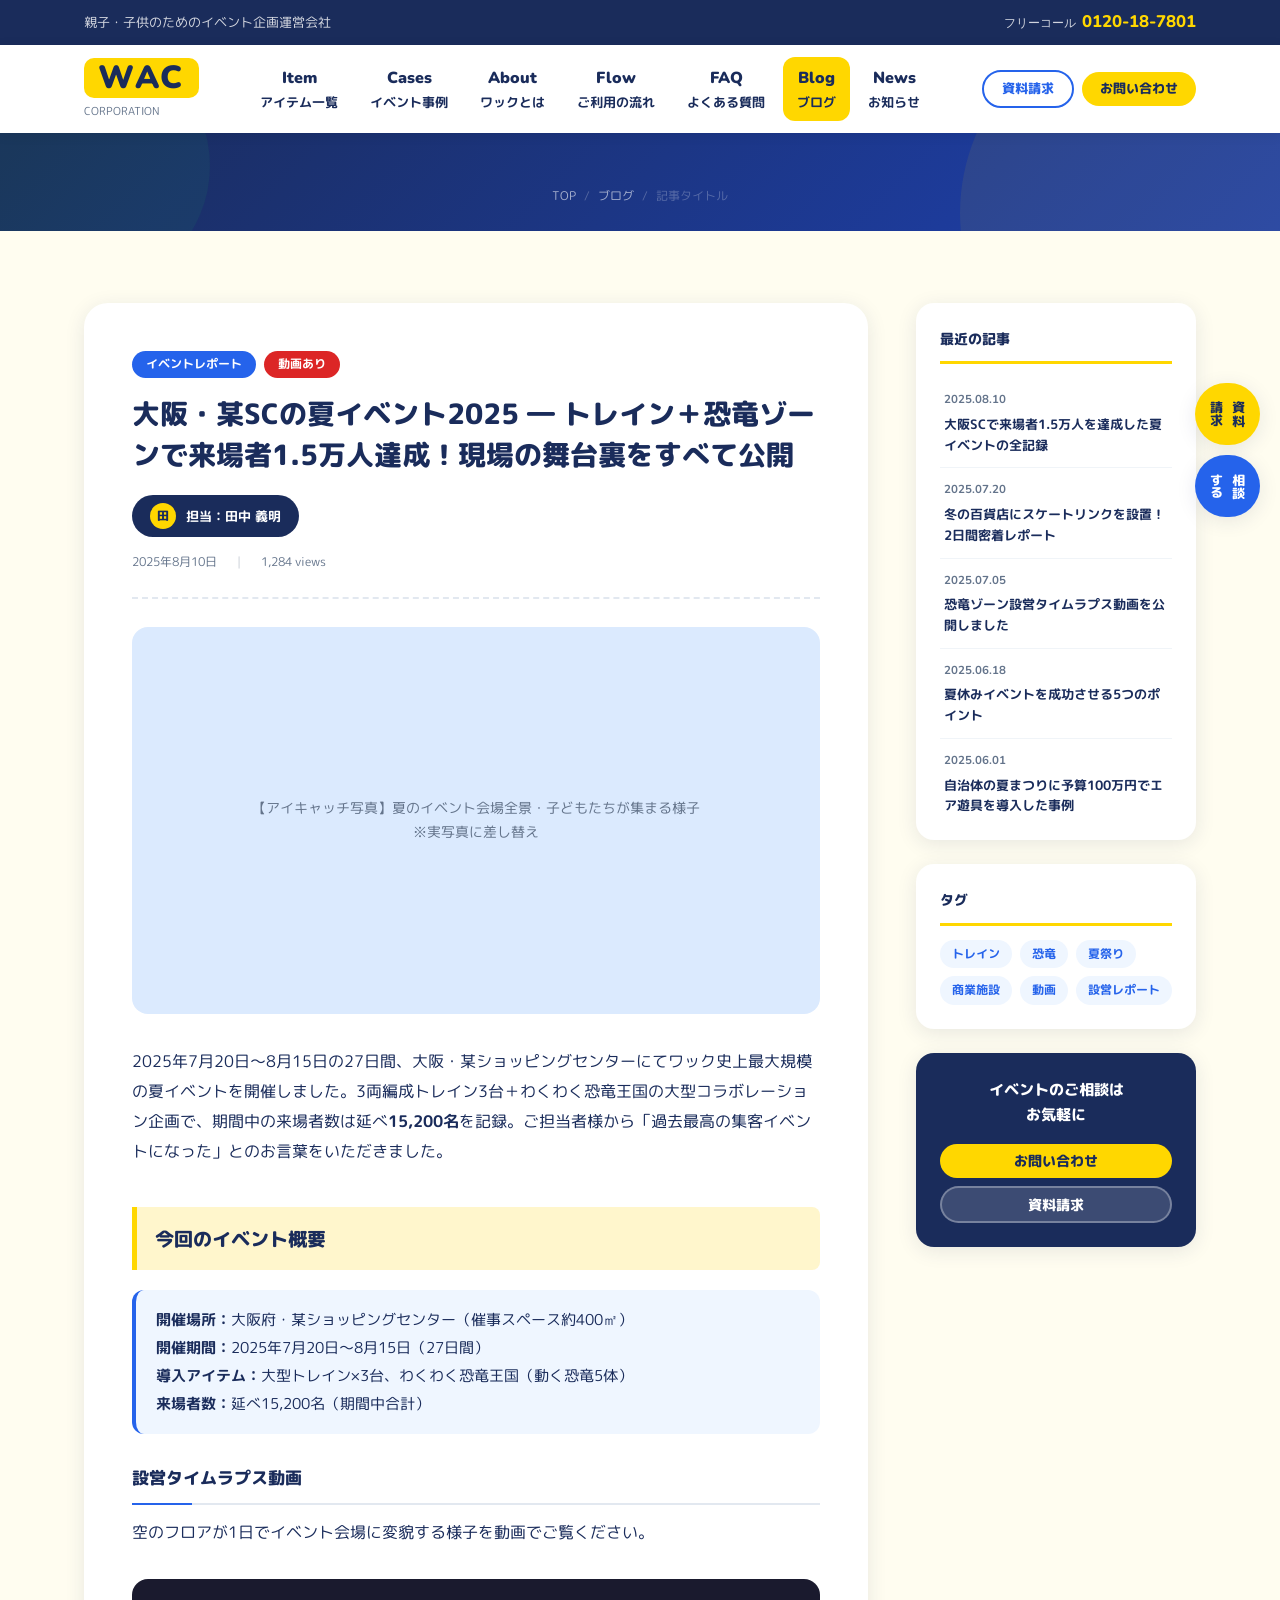
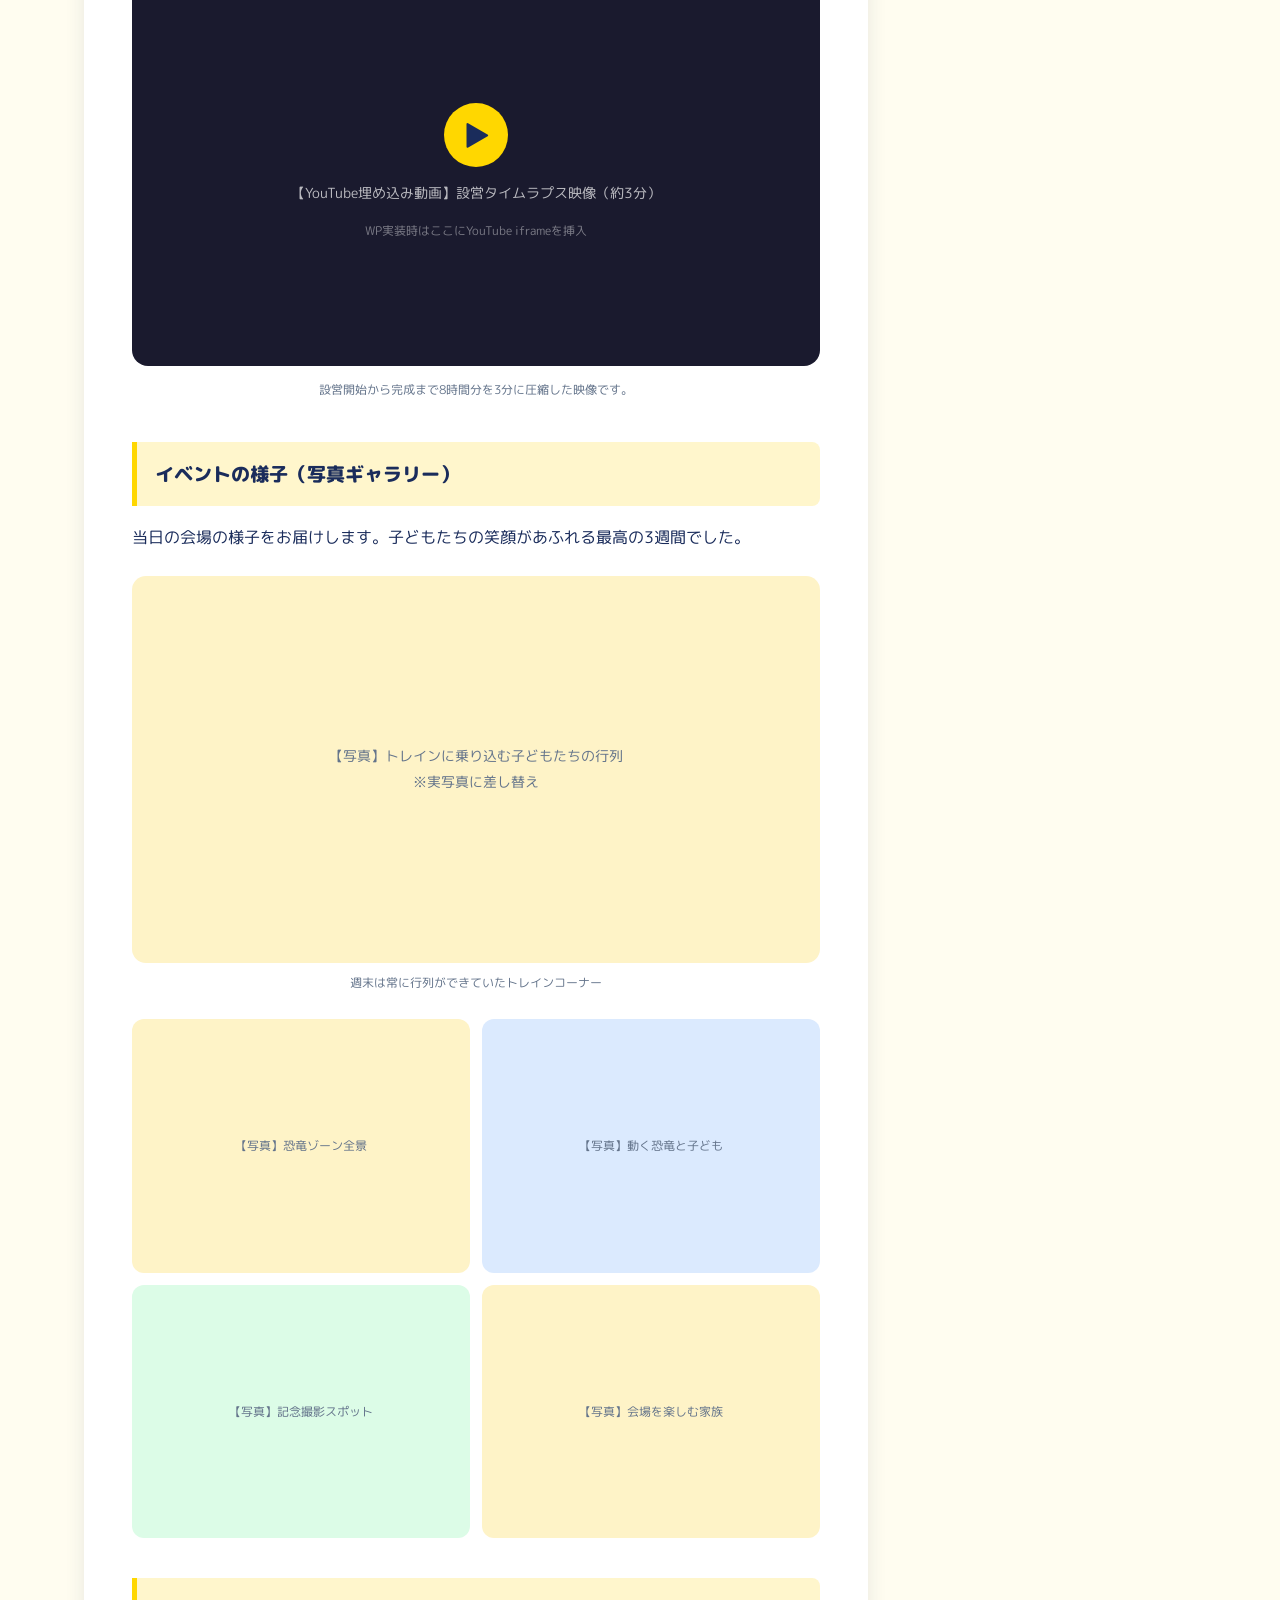
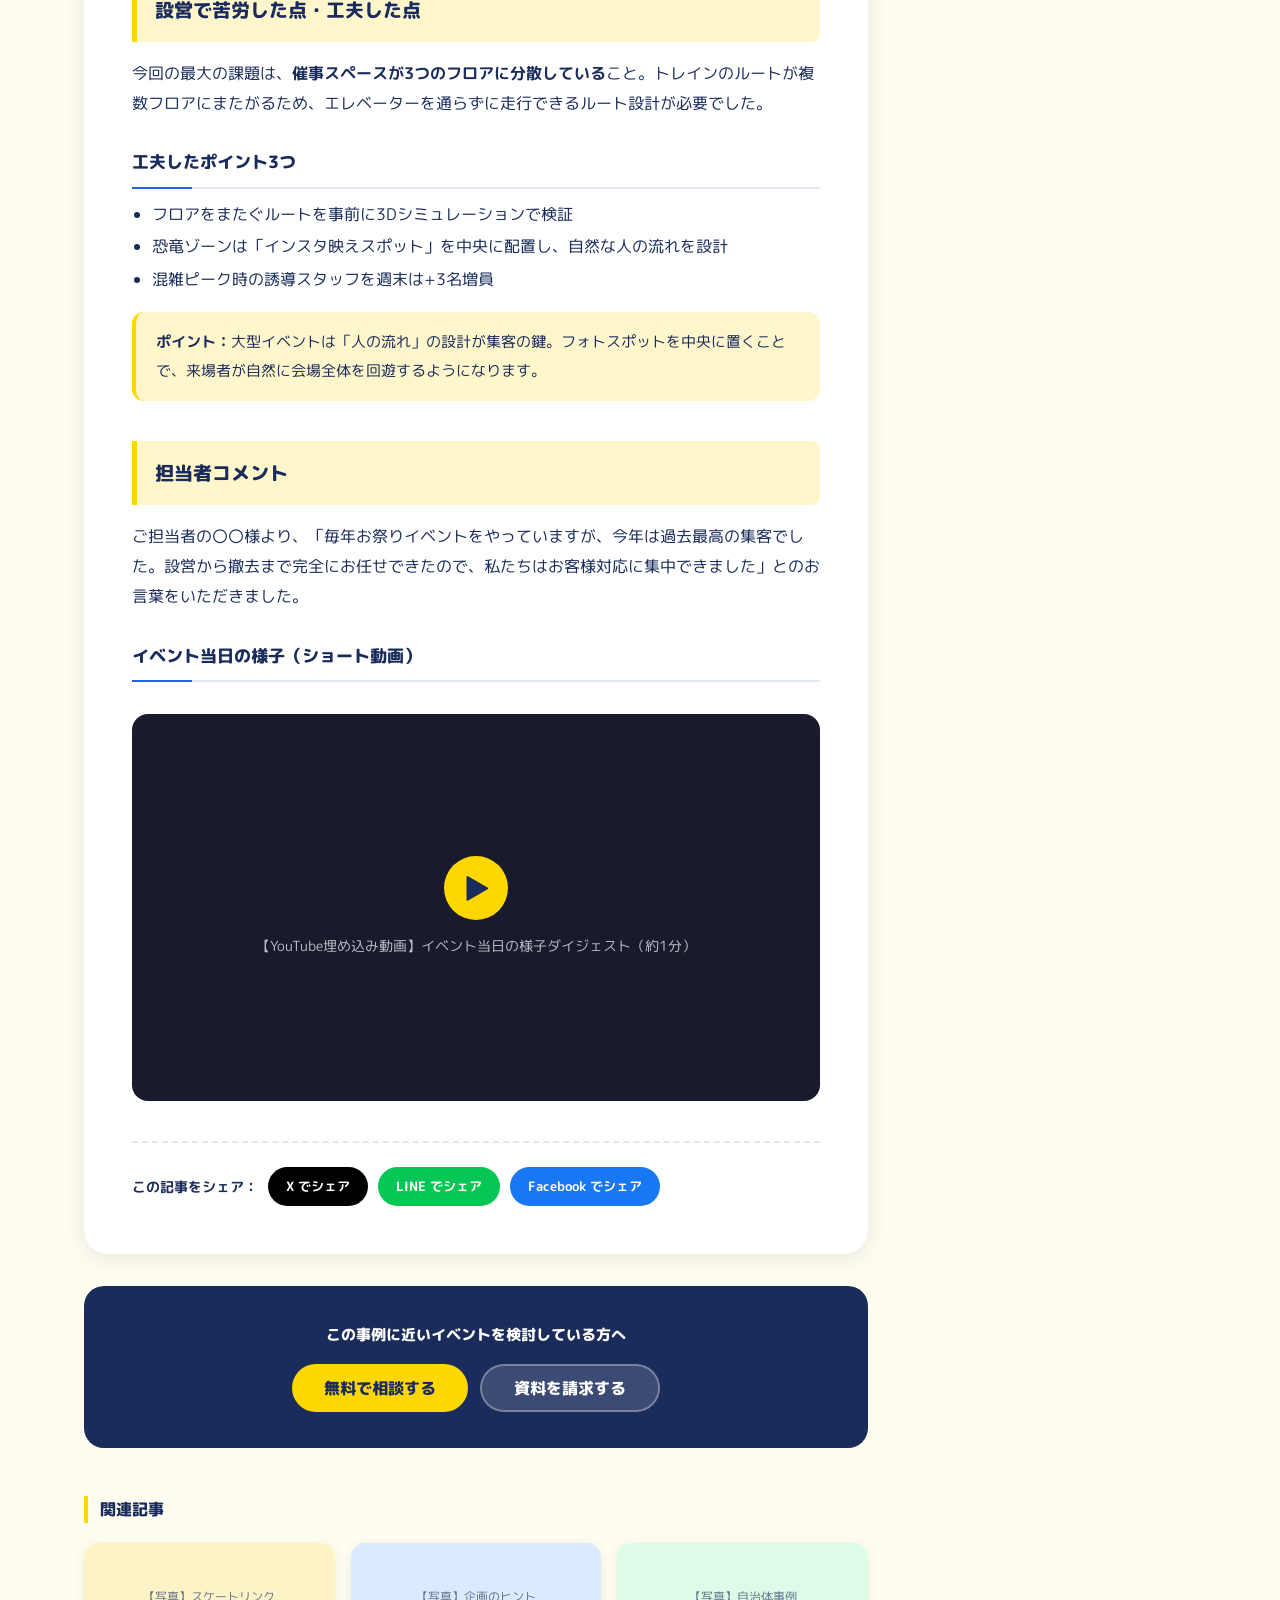
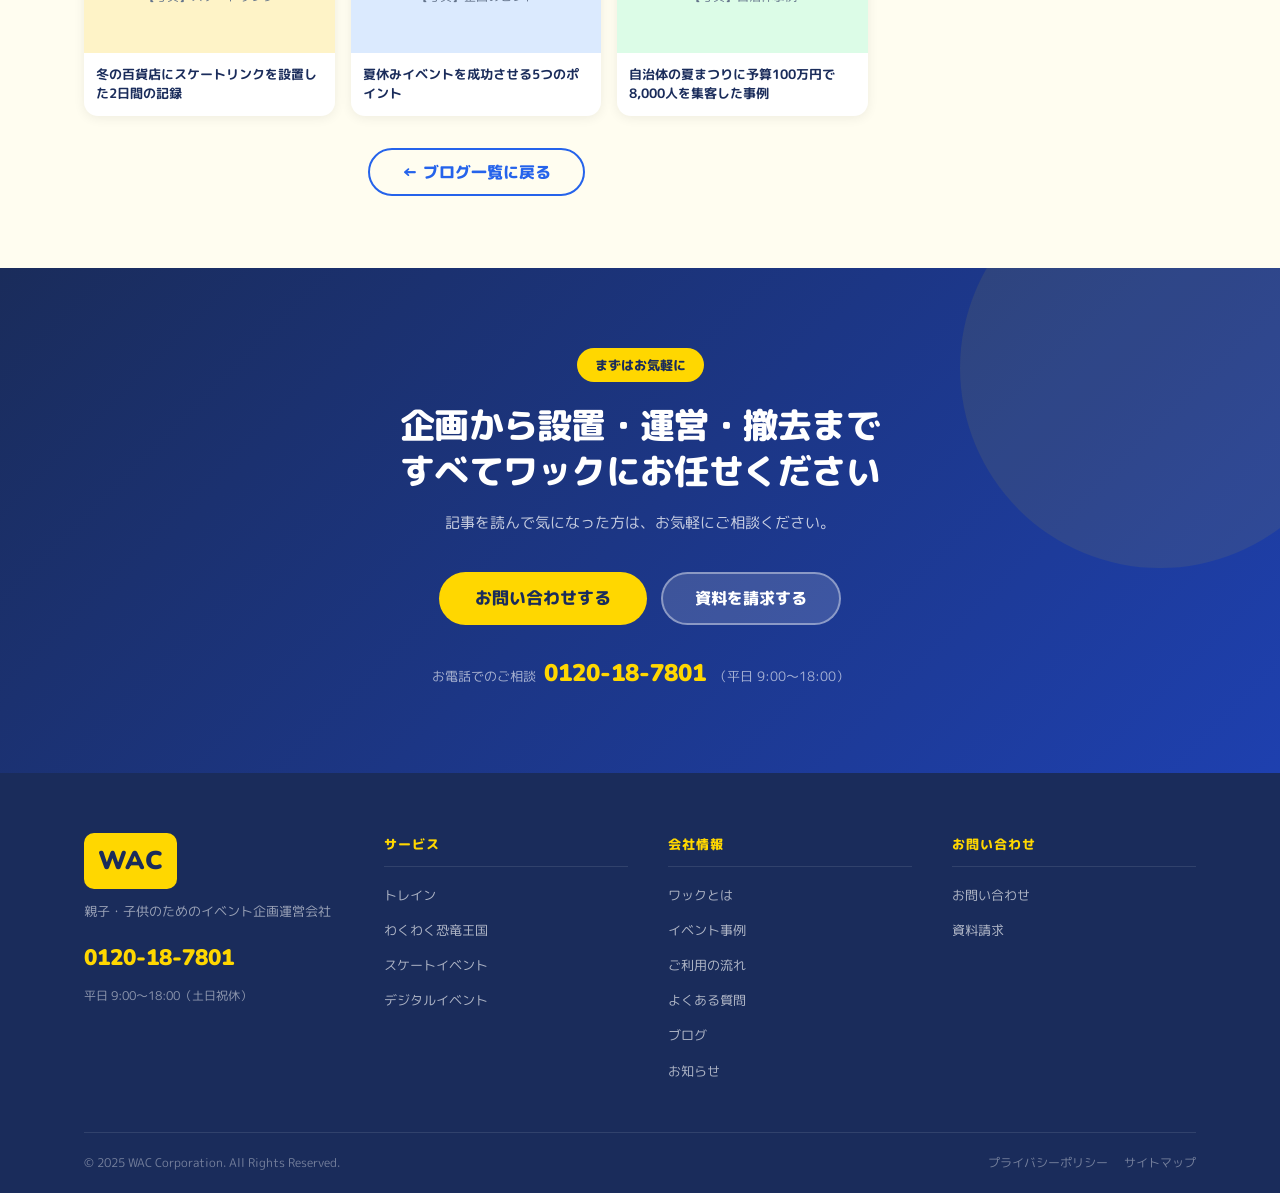
<file: blog-single.html>
<!DOCTYPE html>
<html lang="ja">
<head>
<meta charset="UTF-8">
<meta name="viewport" content="width=device-width, initial-scale=1.0">
<title>記事タイトル | ブログ | 株式会社ワック</title>
<link rel="preconnect" href="https://fonts.googleapis.com">
<link href="https://fonts.googleapis.com/css2?family=M+PLUS+Rounded+1c:wght@400;500;700;800&family=Nunito:wght@700;800;900&display=swap" rel="stylesheet">
<link rel="stylesheet" href="style.css">
<style>
/* ===== SINGLE ARTICLE ===== */
.single-section { padding: 72px 0; background: var(--bg-section); }
.single-layout  { display: grid; grid-template-columns: 1fr 280px; gap: 48px; align-items: start; }

/* ===== ARTICLE WRAP ===== */
.article-wrap { background: #fff; border-radius: 24px; padding: 48px; box-shadow: var(--shadow); }

/* カテゴリバッジ */
.article-cats { display: flex; gap: 8px; margin-bottom: 16px; flex-wrap: wrap; }
.article-cat-badge {
  font-size: .72rem; font-weight: 700;
  padding: 4px 14px; border-radius: 50px; color: #fff;
}
.article-cat-badge.report { background: var(--blue); }
.article-cat-badge.video  { background: #DC2626; }
.article-cat-badge.tips   { background: var(--orange); }
.article-cat-badge.case   { background: var(--green); }

/* タイトル */
.article-h1 {
  font-size: 1.75rem; font-weight: 800; color: var(--navy);
  line-height: 1.45; margin-bottom: 20px;
}

/* 担当者バッジ（目立つ色・独立表示） */
.article-author-bar {
  display: inline-flex; align-items: center; gap: 10px;
  background: var(--navy); color: #fff;
  padding: 8px 18px; border-radius: 50px;
  font-size: .82rem; font-weight: 700; margin-bottom: 14px;
}
.article-author-bar .avatar {
  width: 26px; height: 26px; border-radius: 50%;
  background: var(--yellow); color: var(--navy);
  font-size: .75rem; font-weight: 800;
  display: flex; align-items: center; justify-content: center;
  flex-shrink: 0;
}

/* 日付・PV などのメタ情報 */
.article-meta-row {
  display: flex; align-items: center; gap: 20px;
  font-size: .78rem; color: var(--gray);
  padding-bottom: 24px; margin-bottom: 28px;
  border-bottom: 2px dashed #e2e8f0;
}
.article-meta-row .dot::before { content: '|'; margin-right: 20px; opacity: .35; }

/* ===== アイキャッチ画像 ===== */
.article-hero-img {
  width: 100%; border-radius: 16px; overflow: hidden; margin-bottom: 32px;
  background: #dbeafe; aspect-ratio: 16/9;
  display: flex; align-items: center; justify-content: center;
  font-size: .9rem; color: var(--gray); text-align: center; padding: 20px;
}

/* ===== 動画埋め込み ===== */
.video-placeholder {
  width: 100%; aspect-ratio: 16/9; border-radius: 16px; background: #1a1a2e;
  display: flex; flex-direction: column; align-items: center; justify-content: center;
  margin: 32px 0; color: rgba(255,255,255,.7); font-size: .9rem; gap: 12px;
}
.video-placeholder .vp-icon {
  width: 64px; height: 64px; border-radius: 50%; background: var(--yellow);
  display: flex; align-items: center; justify-content: center;
  font-size: 1.8rem; color: var(--navy);
}
.video-caption {
  font-size: .78rem; color: var(--gray);
  text-align: center; margin-top: -20px; margin-bottom: 20px;
}

/* ===== インライン画像 ===== */
.article-img {
  width: 100%; border-radius: 14px; overflow: hidden; margin: 24px 0;
  background: #fef3c7; aspect-ratio: 16/9;
  display: flex; align-items: center; justify-content: center;
  font-size: .85rem; color: var(--gray); text-align: center; padding: 16px;
}
.article-img.g { background: #dcfce7; }
.article-img.b { background: #dbeafe; }
.article-img-caption {
  font-size: .78rem; color: var(--gray);
  text-align: center; margin-top: -16px; margin-bottom: 20px;
}

/* 2列画像グリッド */
.img-grid { display: grid; grid-template-columns: 1fr 1fr; gap: 12px; margin: 24px 0; }
.img-grid-item {
  border-radius: 12px; overflow: hidden; background: #fef3c7; aspect-ratio: 4/3;
  display: flex; align-items: center; justify-content: center;
  font-size: .75rem; color: var(--gray); text-align: center; padding: 12px;
}
.img-grid-item.b { background: #dbeafe; }
.img-grid-item.g { background: #dcfce7; }

/* ===== 本文 ===== */
.article-content { font-size: .97rem; color: var(--navy); line-height: 1.95; }

/* H2: 背景色あり + 左ボーダー */
.article-content h2 {
  font-size: 1.2rem; font-weight: 800; color: var(--navy);
  margin: 40px 0 16px;
  padding: 13px 18px;
  background: var(--yellow-light);
  border-left: 5px solid var(--yellow);
  border-radius: 0 8px 8px 0;
}

/* H3: 下線スタイル */
.article-content h3 {
  font-size: 1.05rem; font-weight: 800; color: var(--navy);
  margin: 28px 0 12px;
  padding-bottom: 8px;
  border-bottom: 2px solid #e2e8f0;
  position: relative;
}
.article-content h3::after {
  content: '';
  position: absolute; bottom: -2px; left: 0;
  width: 60px; height: 2px;
  background: var(--blue);
}

.article-content p  { margin-bottom: 16px; }
.article-content ul,
.article-content ol {
  padding-left: 20px; margin-bottom: 16px;
  display: flex; flex-direction: column; gap: 6px;
}
.article-content li { line-height: 1.7; }

/* 補足ボックス */
.note-box {
  background: var(--blue-light); border-radius: 12px; padding: 16px 20px;
  margin: 20px 0; font-size: .92rem; border-left: 4px solid var(--blue);
  line-height: 1.9;
}
.point-box {
  background: var(--yellow-light); border-radius: 12px; padding: 16px 20px;
  margin: 20px 0; font-size: .92rem; border-left: 4px solid var(--yellow);
}

/* ===== SNSシェア ===== */
.article-share {
  display: flex; align-items: center; gap: 10px; flex-wrap: wrap;
  margin-top: 40px; padding-top: 24px; border-top: 2px dashed #e2e8f0;
}
.share-label { font-size: .85rem; font-weight: 700; color: var(--navy); }
.share-btn {
  padding: 8px 18px; border-radius: 50px;
  font-size: .82rem; font-weight: 700;
  text-decoration: none; transition: opacity .2s;
}
.share-btn:hover { opacity: .8; }
.share-x    { background: #000;    color: #fff; }
.share-line { background: #06c755; color: #fff; }
.share-fb   { background: #1877f2; color: #fff; }

/* ===== 関連記事 ===== */
.related-section { margin-top: 48px; }
.related-title {
  font-size: 1rem; font-weight: 800; color: var(--navy);
  margin-bottom: 20px; padding-left: 12px;
  border-left: 4px solid var(--yellow);
}
.related-grid { display: grid; grid-template-columns: repeat(3,1fr); gap: 16px; }
.related-card {
  border-radius: 14px; overflow: hidden; background: #fff;
  box-shadow: 0 2px 12px rgba(0,0,0,.07); text-decoration: none;
  transition: transform .2s;
}
.related-card:hover { transform: translateY(-3px); }
.related-thumb {
  height: 110px; background: #fef3c7;
  display: flex; align-items: center; justify-content: center;
  font-size: .72rem; color: var(--gray); text-align: center; padding: 10px;
}
.related-thumb.b { background: #dbeafe; }
.related-thumb.g { background: #dcfce7; }
.related-body { padding: 12px; }
.related-name { font-size: .82rem; font-weight: 700; color: var(--navy); line-height: 1.5; }

/* ===== SIDEBAR ===== */
.sidebar { display: flex; flex-direction: column; gap: 24px; }
.sidebar-box { background: #fff; border-radius: 18px; padding: 24px; box-shadow: var(--shadow); }
.sidebar-box-title {
  font-size: .9rem; font-weight: 800; color: var(--navy);
  padding-bottom: 10px; margin-bottom: 14px;
  border-bottom: 3px solid var(--yellow);
}

/* 最近の記事（シンプルリスト） */
.sidebar-recent-list { display: flex; flex-direction: column; }
.sidebar-recent-row {
  display: flex; flex-direction: column; gap: 4px;
  padding: 12px 4px; border-bottom: 1px solid #f0f4f8;
  text-decoration: none;
}
.sidebar-recent-row:last-child { border-bottom: none; padding-bottom: 0; }
.sidebar-recent-row:hover .srr-title { color: var(--blue); }
.srr-date  { font-family: 'Nunito', sans-serif; font-size: .72rem; color: var(--gray); font-weight: 700; }
.srr-title { font-size: .84rem; font-weight: 700; color: var(--navy); line-height: 1.55; }

/* タグ */
.sidebar-tag-cloud { display: flex; flex-wrap: wrap; gap: 8px; }
.sidebar-tag {
  display: inline-block; padding: 4px 12px; border-radius: 50px;
  background: var(--blue-light); color: var(--blue);
  font-size: .75rem; font-weight: 700;
}

/* ===== RESPONSIVE ===== */
@media(max-width:1024px) {
  .single-layout { grid-template-columns: 1fr; }
  .sidebar { display: none; }
  .related-grid { grid-template-columns: 1fr 1fr; }
}
@media(max-width:768px) {
  .article-wrap { padding: 28px 20px; }
  .article-h1 { font-size: 1.35rem; }
  .img-grid { grid-template-columns: 1fr; }
  .related-grid { grid-template-columns: 1fr; }
}
</style>
</head>
<body>

<div class="topbar">
  <div class="container">
    <span class="topbar-left">親子・子供のためのイベント企画運営会社</span>
    <span class="topbar-tel"><span>フリーコール</span>0120-18-7801</span>
  </div>
</div>

<header>
  <div class="header-inner">
    <a href="index.html" class="logo"><span class="logo-mark">WAC</span><span class="logo-sub">CORPORATION</span></a>
    <nav>
      <a href="items.html"   class="nav-link"><span class="en">Item</span><span>アイテム一覧</span></a>
      <a href="cases.html"   class="nav-link"><span class="en">Cases</span><span>イベント事例</span></a>
      <a href="why.html"     class="nav-link"><span class="en">About</span><span>ワックとは</span></a>
      <a href="flow.html"    class="nav-link"><span class="en">Flow</span><span>ご利用の流れ</span></a>
      <a href="faq.html"     class="nav-link"><span class="en">FAQ</span><span>よくある質問</span></a>
      <a href="blog.html"    class="nav-link active"><span class="en">Blog</span><span>ブログ</span></a>
      <a href="news.html"    class="nav-link"><span class="en">News</span><span>お知らせ</span></a>
    </nav>
    <div class="nav-cta">
      <a href="documents.html" class="btn btn-outline-blue btn-sm">資料請求</a>
      <a href="contact.html"   class="btn btn-yellow btn-sm">お問い合わせ</a>
    </div>
  </div>
</header>

<div class="float-cta">
  <a href="documents.html" class="float-btn">資料<br>請求</a>
  <a href="contact.html"   class="float-btn blue">相談<br>する</a>
</div>

<!-- パンくず -->
<div class="page-hero" style="padding:32px 0 24px;">
  <div class="breadcrumb">
    <a href="index.html">TOP</a><span>/</span>
    <a href="blog.html">ブログ</a><span>/</span>
    <span>記事タイトル</span>
  </div>
</div>

<section class="single-section">
  <div class="container">
    <div class="single-layout">

      <!-- ===== ARTICLE ===== -->
      <div>
        <div class="article-wrap">

          <!-- カテゴリバッジ -->
          <div class="article-cats">
            <span class="article-cat-badge report">イベントレポート</span>
            <span class="article-cat-badge video">動画あり</span>
          </div>

          <!-- タイトル -->
          <h1 class="article-h1">大阪・某SCの夏イベント2025 ― トレイン＋恐竜ゾーンで来場者1.5万人達成！現場の舞台裏をすべて公開</h1>

          <!-- 担当者（目立つバッジ） -->
          <div class="article-author-bar">
            <div class="avatar">田</div>
            担当：田中 義明
          </div>

          <!-- 日付・PV -->
          <div class="article-meta-row">
            <span>2025年8月10日</span>
            <span class="dot">1,284 views</span>
          </div>

          <!-- アイキャッチ画像 -->
          <div class="article-hero-img">
            【アイキャッチ写真】夏のイベント会場全景・子どもたちが集まる様子<br>
            ※実写真に差し替え
          </div>

          <!-- 本文 -->
          <div class="article-content">

            <p>2025年7月20日〜8月15日の27日間、大阪・某ショッピングセンターにてワック史上最大規模の夏イベントを開催しました。3両編成トレイン3台＋わくわく恐竜王国の大型コラボレーション企画で、期間中の来場者数は延べ<strong>15,200名</strong>を記録。ご担当者様から「過去最高の集客イベントになった」とのお言葉をいただきました。</p>

            <h2>今回のイベント概要</h2>

            <div class="note-box">
              <strong>開催場所：</strong>大阪府・某ショッピングセンター（催事スペース約400㎡）<br>
              <strong>開催期間：</strong>2025年7月20日〜8月15日（27日間）<br>
              <strong>導入アイテム：</strong>大型トレイン×3台、わくわく恐竜王国（動く恐竜5体）<br>
              <strong>来場者数：</strong>延べ15,200名（期間中合計）
            </div>

            <h3>設営タイムラプス動画</h3>
            <p>空のフロアが1日でイベント会場に変貌する様子を動画でご覧ください。</p>

            <!-- YouTube 埋め込みプレースホルダー
                 WP実装時: Gutenbergエディタで「埋め込み」ブロックにYouTube URLを貼り付け -->
            <div class="video-placeholder">
              <div class="vp-icon">▶</div>
              <span>【YouTube埋め込み動画】設営タイムラプス映像（約3分）</span>
              <span style="font-size:.75rem;opacity:.6;">WP実装時はここにYouTube iframeを挿入</span>
            </div>
            <p class="video-caption">設営開始から完成まで8時間分を3分に圧縮した映像です。</p>

            <h2>イベントの様子（写真ギャラリー）</h2>
            <p>当日の会場の様子をお届けします。子どもたちの笑顔があふれる最高の3週間でした。</p>

            <div class="article-img">
              【写真】トレインに乗り込む子どもたちの行列<br>※実写真に差し替え
            </div>
            <p class="article-img-caption">週末は常に行列ができていたトレインコーナー</p>

            <div class="img-grid">
              <div class="img-grid-item">【写真】恐竜ゾーン全景</div>
              <div class="img-grid-item b">【写真】動く恐竜と子ども</div>
              <div class="img-grid-item g">【写真】記念撮影スポット</div>
              <div class="img-grid-item">【写真】会場を楽しむ家族</div>
            </div>

            <h2>設営で苦労した点・工夫した点</h2>
            <p>今回の最大の課題は、<strong>催事スペースが3つのフロアに分散している</strong>こと。トレインのルートが複数フロアにまたがるため、エレベーターを通らずに走行できるルート設計が必要でした。</p>

            <h3>工夫したポイント3つ</h3>
            <ul>
              <li>フロアをまたぐルートを事前に3Dシミュレーションで検証</li>
              <li>恐竜ゾーンは「インスタ映えスポット」を中央に配置し、自然な人の流れを設計</li>
              <li>混雑ピーク時の誘導スタッフを週末は+3名増員</li>
            </ul>

            <div class="point-box">
              <strong>ポイント：</strong>大型イベントは「人の流れ」の設計が集客の鍵。フォトスポットを中央に置くことで、来場者が自然に会場全体を回遊するようになります。
            </div>

            <h2>担当者コメント</h2>
            <p>ご担当者の〇〇様より、「毎年お祭りイベントをやっていますが、今年は過去最高の集客でした。設営から撤去まで完全にお任せできたので、私たちはお客様対応に集中できました」とのお言葉をいただきました。</p>

            <h3>イベント当日の様子（ショート動画）</h3>
            <div class="video-placeholder">
              <div class="vp-icon">▶</div>
              <span>【YouTube埋め込み動画】イベント当日の様子ダイジェスト（約1分）</span>
            </div>

          </div><!-- /article-content -->

          <!-- SNSシェア -->
          <div class="article-share">
            <span class="share-label">この記事をシェア：</span>
            <a href="#" class="share-btn share-x">X でシェア</a>
            <a href="#" class="share-btn share-line">LINE でシェア</a>
            <a href="#" class="share-btn share-fb">Facebook でシェア</a>
          </div>

        </div><!-- /article-wrap -->

        <!-- インラインCTA -->
        <div style="background:var(--navy);border-radius:20px;padding:36px;text-align:center;margin-top:32px;">
          <div style="font-size:.95rem;font-weight:800;color:#fff;margin-bottom:16px;">この事例に近いイベントを検討している方へ</div>
          <div style="display:flex;gap:12px;justify-content:center;flex-wrap:wrap;">
            <a href="contact.html" class="btn btn-yellow">無料で相談する</a>
            <a href="documents.html" class="btn" style="background:rgba(255,255,255,.15);color:#fff;border:2px solid rgba(255,255,255,.3);">資料を請求する</a>
          </div>
        </div>

        <!-- 関連記事 -->
        <div class="related-section">
          <div class="related-title">関連記事</div>
          <div class="related-grid">
            <a href="blog-single.html" class="related-card">
              <div class="related-thumb">【写真】スケートリンク</div>
              <div class="related-body"><div class="related-name">冬の百貨店にスケートリンクを設置した2日間の記録</div></div>
            </a>
            <a href="blog-single.html" class="related-card">
              <div class="related-thumb b">【写真】企画のヒント</div>
              <div class="related-body"><div class="related-name">夏休みイベントを成功させる5つのポイント</div></div>
            </a>
            <a href="blog-single.html" class="related-card">
              <div class="related-thumb g">【写真】自治体事例</div>
              <div class="related-body"><div class="related-name">自治体の夏まつりに予算100万円で8,000人を集客した事例</div></div>
            </a>
          </div>
        </div>

        <div style="text-align:center;margin-top:32px;">
          <a href="blog.html" class="btn btn-outline-blue">← ブログ一覧に戻る</a>
        </div>

      </div><!-- /main -->

      <!-- ===== SIDEBAR ===== -->
      <aside class="sidebar">

        <!-- 最近の記事（シンプルリスト） -->
        <div class="sidebar-box">
          <div class="sidebar-box-title">最近の記事</div>
          <div class="sidebar-recent-list">
            <a href="blog-single.html" class="sidebar-recent-row">
              <span class="srr-date">2025.08.10</span>
              <span class="srr-title">大阪SCで来場者1.5万人を達成した夏イベントの全記録</span>
            </a>
            <a href="blog-single.html" class="sidebar-recent-row">
              <span class="srr-date">2025.07.20</span>
              <span class="srr-title">冬の百貨店にスケートリンクを設置！2日間密着レポート</span>
            </a>
            <a href="blog-single.html" class="sidebar-recent-row">
              <span class="srr-date">2025.07.05</span>
              <span class="srr-title">恐竜ゾーン設営タイムラプス動画を公開しました</span>
            </a>
            <a href="blog-single.html" class="sidebar-recent-row">
              <span class="srr-date">2025.06.18</span>
              <span class="srr-title">夏休みイベントを成功させる5つのポイント</span>
            </a>
            <a href="blog-single.html" class="sidebar-recent-row">
              <span class="srr-date">2025.06.01</span>
              <span class="srr-title">自治体の夏まつりに予算100万円でエア遊具を導入した事例</span>
            </a>
          </div>
        </div>

        <!-- タグ -->
        <div class="sidebar-box">
          <div class="sidebar-box-title">タグ</div>
          <div class="sidebar-tag-cloud">
            <span class="sidebar-tag">トレイン</span>
            <span class="sidebar-tag">恐竜</span>
            <span class="sidebar-tag">夏祭り</span>
            <span class="sidebar-tag">商業施設</span>
            <span class="sidebar-tag">動画</span>
            <span class="sidebar-tag">設営レポート</span>
          </div>
        </div>

        <!-- CTA -->
        <div class="sidebar-box" style="background:var(--navy);text-align:center;">
          <div style="font-size:.95rem;font-weight:800;color:#fff;margin-bottom:16px;">イベントのご相談は<br>お気軽に</div>
          <a href="contact.html" class="btn btn-yellow btn-sm" style="width:100%;margin-bottom:8px;">お問い合わせ</a>
          <a href="documents.html" class="btn btn-sm" style="width:100%;background:rgba(255,255,255,.15);color:#fff;border:2px solid rgba(255,255,255,.3);">資料請求</a>
        </div>

      </aside>

    </div>
  </div>
</section>

<!-- CTA バナー -->
<section class="cta-banner">
  <div class="cta-inner">
    <span class="cta-label">まずはお気軽に</span>
    <h2 class="cta-h2">企画から設置・運営・撤去まで<br>すべてワックにお任せください</h2>
    <p class="cta-desc">記事を読んで気になった方は、お気軽にご相談ください。</p>
    <div class="cta-btns">
      <a href="contact.html"   class="btn btn-yellow" style="font-size:1.05rem;padding:18px 36px;">お問い合わせする</a>
      <a href="documents.html" class="btn" style="background:rgba(255,255,255,.15);color:#fff;border:2px solid rgba(255,255,255,.4);">資料を請求する</a>
    </div>
    <div class="cta-tel">お電話でのご相談<strong>0120-18-7801</strong>（平日 9:00〜18:00）</div>
  </div>
</section>

<footer>
  <div class="container">
    <div class="footer-top">
      <div>
        <div class="footer-logo-mark">WAC</div>
        <p class="footer-tagline">親子・子供のためのイベント企画運営会社</p>
        <span class="footer-tel-num">0120-18-7801</span>
        <span class="footer-hours">平日 9:00〜18:00（土日祝休）</span>
      </div>
      <div class="footer-col"><h4>サービス</h4><ul>
        <li><a href="items.html#train">トレイン</a></li>
        <li><a href="items.html#dino">わくわく恐竜王国</a></li>
        <li><a href="items.html#skate">スケートイベント</a></li>
        <li><a href="items.html#digital">デジタルイベント</a></li>
      </ul></div>
      <div class="footer-col"><h4>会社情報</h4><ul>
        <li><a href="why.html">ワックとは</a></li>
        <li><a href="cases.html">イベント事例</a></li>
        <li><a href="flow.html">ご利用の流れ</a></li>
        <li><a href="faq.html">よくある質問</a></li>
        <li><a href="blog.html">ブログ</a></li>
        <li><a href="news.html">お知らせ</a></li>
      </ul></div>
      <div class="footer-col"><h4>お問い合わせ</h4><ul>
        <li><a href="contact.html">お問い合わせ</a></li>
        <li><a href="documents.html">資料請求</a></li>
      </ul></div>
    </div>
    <div class="footer-bottom">
      <div>© 2025 WAC Corporation. All Rights Reserved.</div>
      <div style="display:flex;gap:16px;"><a href="#">プライバシーポリシー</a><a href="#">サイトマップ</a></div>
    </div>
  </div>
</footer>
</body>
</html>
</file>
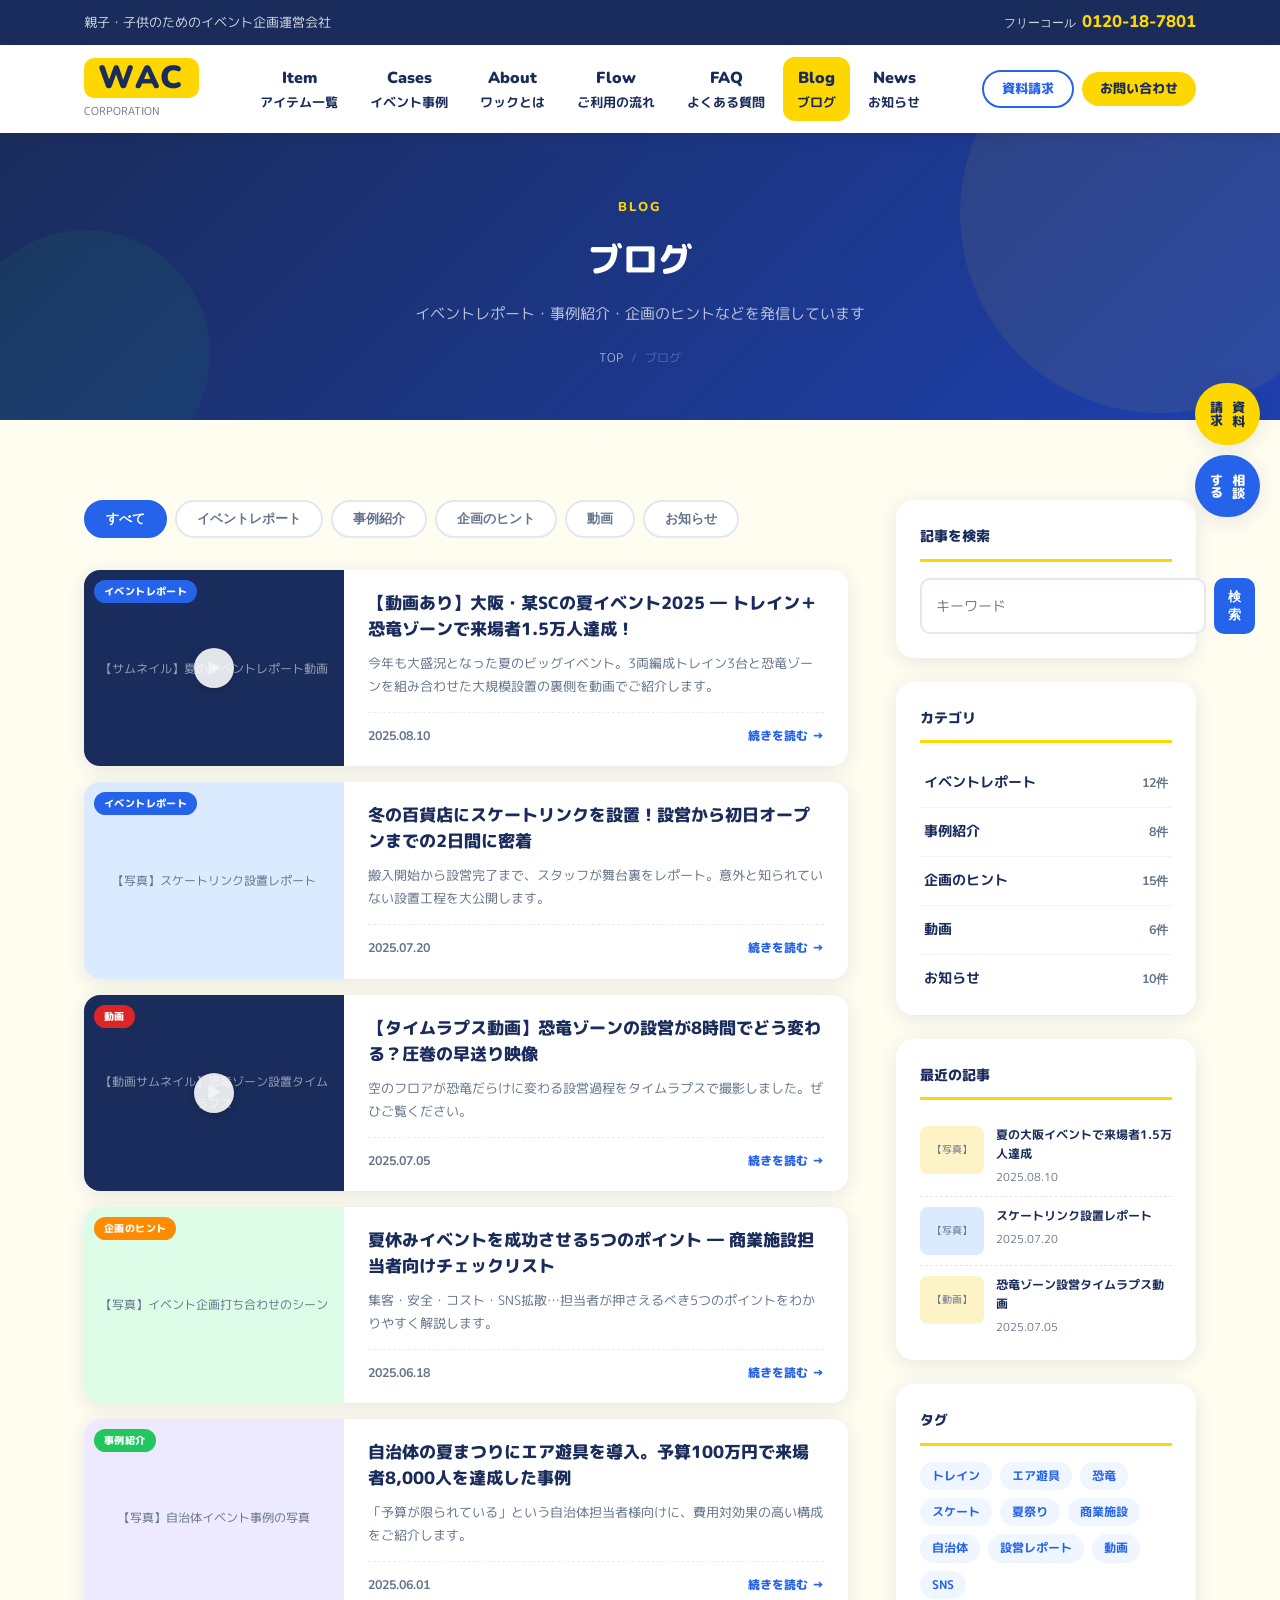
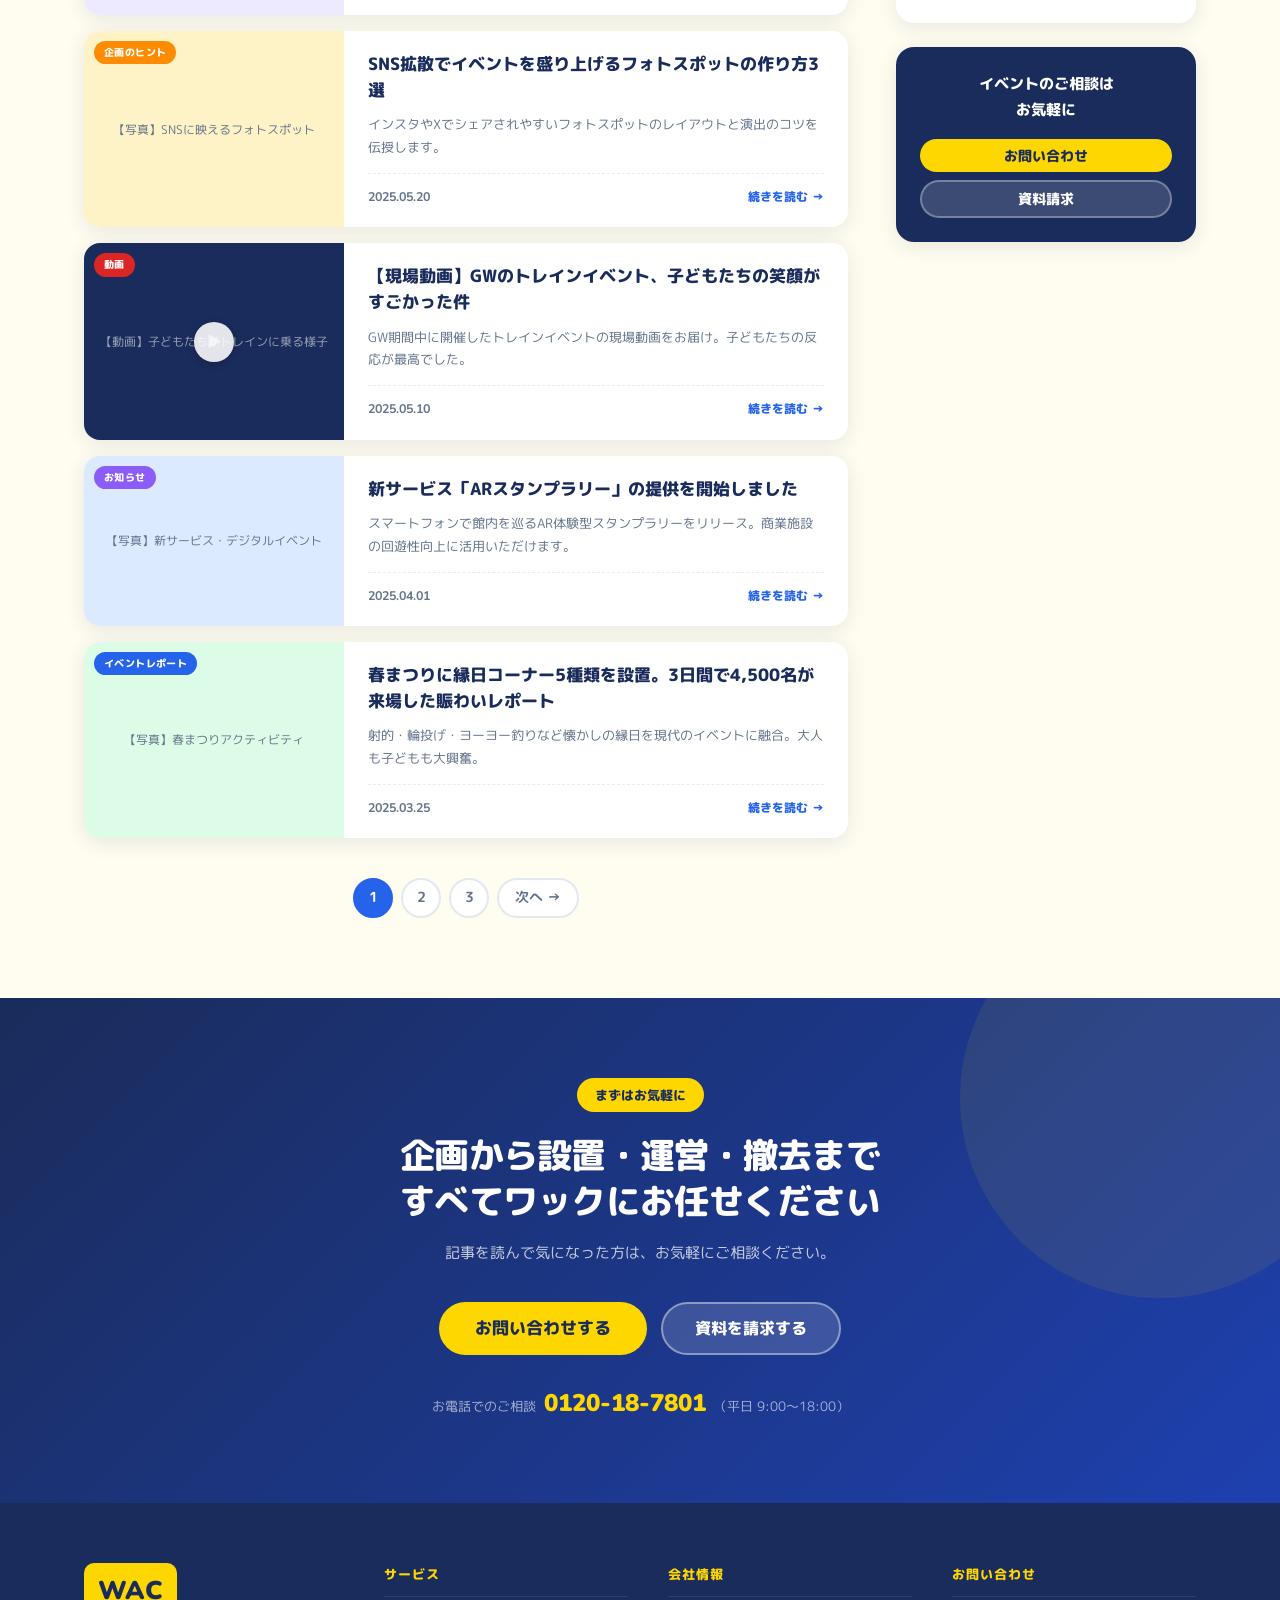
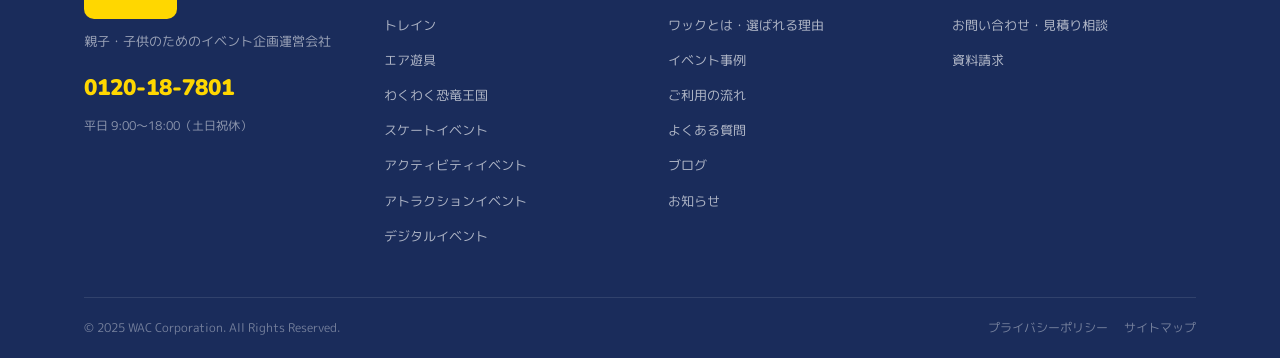
<file: blog.html>
<!DOCTYPE html>
<html lang="ja">
<head>
<meta charset="UTF-8">
<meta name="viewport" content="width=device-width, initial-scale=1.0">
<title>ブログ | 株式会社ワック</title>
<link rel="preconnect" href="https://fonts.googleapis.com">
<link href="https://fonts.googleapis.com/css2?family=M+PLUS+Rounded+1c:wght@400;500;700;800&family=Nunito:wght@700;800;900&display=swap" rel="stylesheet">
<link rel="stylesheet" href="style.css">
<style>
/* ===== BLOG PAGE ===== */
.blog-section { padding: 80px 0; background: var(--bg-section); }
.blog-layout { display: grid; grid-template-columns: 1fr 300px; gap: 48px; align-items: start; }

/* FILTER */
.cat-filter { display: flex; gap: 8px; flex-wrap: wrap; margin-bottom: 32px; }

/* featured-card は廃止 — 全記事を article-card で統一 */

/* ===== ARTICLE LIST (横並びカード) ===== */
.article-grid { display: flex; flex-direction: column; gap: 16px; }

.article-card {
  border-radius: 16px; overflow: hidden;
  background: #fff; box-shadow: var(--shadow);
  transition: transform .2s, box-shadow .2s;
  text-decoration: none;
  display: flex; flex-direction: row; align-items: stretch;
}
.article-card:hover { transform: translateY(-3px); box-shadow: var(--shadow-hover); }

/* 左：アイキャッチ 16:9 固定幅 */
.article-thumb-wrap {
  width: 260px; flex-shrink: 0; position: relative; overflow: hidden;
}
.article-thumb-wrap::before {
  content: ''; display: block; padding-top: 56.25%;
}
.article-thumb {
  position: absolute; inset: 0;
  background: #fef3c7;
  display: flex; align-items: center; justify-content: center;
  font-size: .78rem; color: var(--gray); text-align: center; padding: 12px;
  transition: transform .3s;
}
.article-card:hover .article-thumb { transform: scale(1.04); }
.article-thumb.b { background: #dbeafe; }
.article-thumb.g { background: #dcfce7; }
.article-thumb.p { background: #ede9fe; }
.article-thumb.n { background: #1a2c5b; color: rgba(255,255,255,.55); }

/* ジャンルバッジ（画像内・左上） */
.article-cat {
  position: absolute; top: 10px; left: 10px; z-index: 1;
  font-size: .63rem; font-weight: 800; padding: 3px 10px; border-radius: 50px;
  color: #fff; letter-spacing: .04em;
}
.article-cat.report  { background: var(--blue); }
.article-cat.case    { background: var(--green); }
.article-cat.tips    { background: var(--orange); }
.article-cat.news    { background: #8B5CF6; }
.article-cat.video   { background: #DC2626; }

/* 動画アイコン */
.article-thumb .play-icon {
  position: absolute; top: 50%; left: 50%; transform: translate(-50%,-50%);
  width: 40px; height: 40px; border-radius: 50%;
  background: rgba(255,255,255,.88); display: flex; align-items: center; justify-content: center;
  font-size: 1rem; box-shadow: 0 2px 8px rgba(0,0,0,.2);
}

/* 右：テキストエリア */
.article-body {
  flex: 1; padding: 20px 24px;
  display: flex; flex-direction: column; justify-content: space-between;
  min-width: 0;
}
.article-body-top { flex: 1; }
.article-title {
  font-size: 1.05rem; font-weight: 800; color: var(--navy);
  margin-bottom: 10px; line-height: 1.55;
  display: -webkit-box; -webkit-line-clamp: 2; -webkit-box-orient: vertical; overflow: hidden;
}
.article-card:hover .article-title { color: var(--blue); }
.article-excerpt {
  font-size: .82rem; color: var(--gray); line-height: 1.75;
  display: -webkit-box; -webkit-line-clamp: 2; -webkit-box-orient: vertical; overflow: hidden;
}

/* 下：日付・続きを読む */
.article-body-bottom {
  display: flex; align-items: center; justify-content: space-between;
  margin-top: 14px; padding-top: 12px;
  border-top: 1px dashed #e8ecf0;
}
.article-date {
  font-family: 'Nunito', sans-serif; font-size: .78rem;
  color: var(--gray); font-weight: 700;
}
.article-read-more {
  display: inline-flex; align-items: center; gap: 4px;
  font-size: .78rem; font-weight: 800; color: var(--blue);
}
.article-read-more::after { content: ' →'; }

/* ===== PAGINATION ===== */
.pagination { display: flex; gap: 8px; justify-content: center; margin-top: 40px; }
.page-btn {
  width: 40px; height: 40px; border-radius: 50%;
  display: flex; align-items: center; justify-content: center;
  font-size: .88rem; font-weight: 700; cursor: pointer;
  border: 2px solid #e2e8f0; background: #fff; color: var(--gray);
  text-decoration: none; transition: all .2s;
}
.page-btn:hover, .page-btn.active { background: var(--blue); color: #fff; border-color: var(--blue); }

/* ===== SIDEBAR ===== */
.sidebar { display: flex; flex-direction: column; gap: 24px; }
.sidebar-box { background: #fff; border-radius: 18px; padding: 24px; box-shadow: var(--shadow); }
.sidebar-box-title {
  font-size: .9rem; font-weight: 800; color: var(--navy);
  padding-bottom: 10px; margin-bottom: 16px;
  border-bottom: 3px solid var(--yellow);
}

/* カテゴリリスト（シンプル・行区切り） */
.sidebar-cat-list { list-style: none; display: flex; flex-direction: column; }
.sidebar-cat-list li {
  display: flex; align-items: center; justify-content: space-between;
  padding: 12px 4px; border-bottom: 1px solid #f0f4f8;
  font-size: .88rem; color: var(--navy); font-weight: 600;
}
.sidebar-cat-list li:last-child { border-bottom: none; padding-bottom: 0; }
.sidebar-cat-count {
  font-family: 'Nunito', sans-serif; font-size: .78rem;
  color: var(--gray); font-weight: 700;
}

/* 最近の記事 */
.sidebar-recent-item {
  display: flex; gap: 12px; align-items: flex-start;
  padding: 10px 0; border-bottom: 1px dashed #e2e8f0; text-decoration: none;
}
.sidebar-recent-item:last-child { border-bottom: none; padding-bottom: 0; }
.sidebar-recent-thumb {
  width: 64px; height: 48px; border-radius: 8px; flex-shrink: 0;
  background: #fef3c7; display: flex; align-items: center; justify-content: center;
  font-size: .6rem; color: var(--gray); text-align: center;
}
.sidebar-recent-thumb.b { background: #dbeafe; }
.sidebar-recent-title { font-size: .78rem; color: var(--navy); font-weight: 600; line-height: 1.5; }
.sidebar-recent-date { font-size: .68rem; color: var(--gray); margin-top: 4px; }

/* タグクラウド */
.sidebar-tag-cloud { display: flex; flex-wrap: wrap; gap: 8px; }
.sidebar-tag {
  display: inline-block; padding: 4px 12px; border-radius: 50px;
  background: var(--blue-light); color: var(--blue);
  font-size: .75rem; font-weight: 700;
  text-decoration: none; transition: background .2s;
}
.sidebar-tag:hover { background: var(--blue); color: #fff; }

/* ===== RESPONSIVE ===== */
@media(max-width:1024px) {
  .blog-layout { grid-template-columns: 1fr; }
  /* featured-card 廃止済み */
  .sidebar { display: none; }
}
@media(max-width:768px) {
  .article-card { flex-direction: column; }
  .article-thumb-wrap { width: 100%; }
}
</style>
</head>
<body>

<div class="topbar">
  <div class="container">
    <span class="topbar-left">親子・子供のためのイベント企画運営会社</span>
    <span class="topbar-tel"><span>フリーコール</span>0120-18-7801</span>
  </div>
</div>

<header>
  <div class="header-inner">
    <a href="index.html" class="logo"><span class="logo-mark">WAC</span><span class="logo-sub">CORPORATION</span></a>
    <nav>
      <a href="items.html"   class="nav-link"><span class="en">Item</span><span>アイテム一覧</span></a>
      <a href="cases.html"   class="nav-link"><span class="en">Cases</span><span>イベント事例</span></a>
      <a href="why.html"     class="nav-link"><span class="en">About</span><span>ワックとは</span></a>
      <a href="flow.html"    class="nav-link"><span class="en">Flow</span><span>ご利用の流れ</span></a>
      <a href="faq.html"     class="nav-link"><span class="en">FAQ</span><span>よくある質問</span></a>
      <a href="blog.html"    class="nav-link active"><span class="en">Blog</span><span>ブログ</span></a>
      <a href="news.html"    class="nav-link"><span class="en">News</span><span>お知らせ</span></a>
    </nav>
    <div class="nav-cta">
      <a href="documents.html" class="btn btn-outline-blue btn-sm">資料請求</a>
      <a href="contact.html"   class="btn btn-yellow btn-sm">お問い合わせ</a>
    </div>
  </div>
</header>

<div class="float-cta">
  <a href="documents.html" class="float-btn">資料<br>請求</a>
  <a href="contact.html"   class="float-btn blue">相談<br>する</a>
</div>

<div class="page-hero">
  <span class="page-hero-en">Blog</span>
  <h1>ブログ</h1>
  <p>イベントレポート・事例紹介・企画のヒントなどを発信しています</p>
  <div class="breadcrumb">
    <a href="index.html">TOP</a><span>/</span><span>ブログ</span>
  </div>
</div>

<section class="blog-section">
  <div class="container">
    <div class="blog-layout">

      <!-- MAIN -->
      <div>

        <!-- カテゴリフィルター -->
        <div class="cat-filter">
          <button class="filter-btn active" data-cat="all">すべて</button>
          <button class="filter-btn" data-cat="report">イベントレポート</button>
          <button class="filter-btn" data-cat="case">事例紹介</button>
          <button class="filter-btn" data-cat="tips">企画のヒント</button>
          <button class="filter-btn" data-cat="video">動画</button>
          <button class="filter-btn" data-cat="news">お知らせ</button>
        </div>

        <!-- 記事一覧（全カード統一サイズ・フィルター対応） -->
        <div class="article-grid" id="articleGrid">

          <a href="blog-single.html" class="article-card" data-cat="report">
            <div class="article-thumb-wrap">
              <div class="article-thumb n">
                <span class="article-cat report">イベントレポート</span>
                【サムネイル】夏のイベントレポート動画
                <div class="play-icon">▶</div>
              </div>
            </div>
            <div class="article-body">
              <div class="article-body-top">
                <div class="article-title">【動画あり】大阪・某SCの夏イベント2025 ― トレイン＋恐竜ゾーンで来場者1.5万人達成！</div>
                <div class="article-excerpt">今年も大盛況となった夏のビッグイベント。3両編成トレイン3台と恐竜ゾーンを組み合わせた大規模設置の裏側を動画でご紹介します。</div>
              </div>
              <div class="article-body-bottom">
                <span class="article-date">2025.08.10</span>
                <span class="article-read-more">続きを読む</span>
              </div>
            </div>
          </a>

          <a href="blog-single.html" class="article-card" data-cat="report">
            <div class="article-thumb-wrap">
              <div class="article-thumb b">
                <span class="article-cat report">イベントレポート</span>
                【写真】スケートリンク設置レポート
              </div>
            </div>
            <div class="article-body">
              <div class="article-body-top">
                <div class="article-title">冬の百貨店にスケートリンクを設置！設営から初日オープンまでの2日間に密着</div>
                <div class="article-excerpt">搬入開始から設営完了まで、スタッフが舞台裏をレポート。意外と知られていない設置工程を大公開します。</div>
              </div>
              <div class="article-body-bottom">
                <span class="article-date">2025.07.20</span>
                <span class="article-read-more">続きを読む</span>
              </div>
            </div>
          </a>

          <a href="blog-single.html" class="article-card" data-cat="video">
            <div class="article-thumb-wrap">
              <div class="article-thumb n">
                <span class="article-cat video">動画</span>
                【動画サムネイル】恐竜ゾーン設置タイムラプス
                <div class="play-icon">▶</div>
              </div>
            </div>
            <div class="article-body">
              <div class="article-body-top">
                <div class="article-title">【タイムラプス動画】恐竜ゾーンの設営が8時間でどう変わる？圧巻の早送り映像</div>
                <div class="article-excerpt">空のフロアが恐竜だらけに変わる設営過程をタイムラプスで撮影しました。ぜひご覧ください。</div>
              </div>
              <div class="article-body-bottom">
                <span class="article-date">2025.07.05</span>
                <span class="article-read-more">続きを読む</span>
              </div>
            </div>
          </a>

          <a href="blog-single.html" class="article-card" data-cat="tips">
            <div class="article-thumb-wrap">
              <div class="article-thumb g">
                <span class="article-cat tips">企画のヒント</span>
                【写真】イベント企画打ち合わせのシーン
              </div>
            </div>
            <div class="article-body">
              <div class="article-body-top">
                <div class="article-title">夏休みイベントを成功させる5つのポイント ― 商業施設担当者向けチェックリスト</div>
                <div class="article-excerpt">集客・安全・コスト・SNS拡散…担当者が押さえるべき5つのポイントをわかりやすく解説します。</div>
              </div>
              <div class="article-body-bottom">
                <span class="article-date">2025.06.18</span>
                <span class="article-read-more">続きを読む</span>
              </div>
            </div>
          </a>

          <a href="blog-single.html" class="article-card" data-cat="case">
            <div class="article-thumb-wrap">
              <div class="article-thumb p">
                <span class="article-cat case">事例紹介</span>
                【写真】自治体イベント事例の写真
              </div>
            </div>
            <div class="article-body">
              <div class="article-body-top">
                <div class="article-title">自治体の夏まつりにエア遊具を導入。予算100万円で来場者8,000人を達成した事例</div>
                <div class="article-excerpt">「予算が限られている」という自治体担当者様向けに、費用対効果の高い構成をご紹介します。</div>
              </div>
              <div class="article-body-bottom">
                <span class="article-date">2025.06.01</span>
                <span class="article-read-more">続きを読む</span>
              </div>
            </div>
          </a>

          <a href="blog-single.html" class="article-card" data-cat="tips">
            <div class="article-thumb-wrap">
              <div class="article-thumb">
                <span class="article-cat tips">企画のヒント</span>
                【写真】SNSに映えるフォトスポット
              </div>
            </div>
            <div class="article-body">
              <div class="article-body-top">
                <div class="article-title">SNS拡散でイベントを盛り上げるフォトスポットの作り方3選</div>
                <div class="article-excerpt">インスタやXでシェアされやすいフォトスポットのレイアウトと演出のコツを伝授します。</div>
              </div>
              <div class="article-body-bottom">
                <span class="article-date">2025.05.20</span>
                <span class="article-read-more">続きを読む</span>
              </div>
            </div>
          </a>

          <a href="blog-single.html" class="article-card" data-cat="video">
            <div class="article-thumb-wrap">
              <div class="article-thumb n">
                <span class="article-cat video">動画</span>
                【動画】子どもたちがトレインに乗る様子
                <div class="play-icon">▶</div>
              </div>
            </div>
            <div class="article-body">
              <div class="article-body-top">
                <div class="article-title">【現場動画】GWのトレインイベント、子どもたちの笑顔がすごかった件</div>
                <div class="article-excerpt">GW期間中に開催したトレインイベントの現場動画をお届け。子どもたちの反応が最高でした。</div>
              </div>
              <div class="article-body-bottom">
                <span class="article-date">2025.05.10</span>
                <span class="article-read-more">続きを読む</span>
              </div>
            </div>
          </a>

          <a href="blog-single.html" class="article-card" data-cat="news">
            <div class="article-thumb-wrap">
              <div class="article-thumb b">
                <span class="article-cat news">お知らせ</span>
                【写真】新サービス・デジタルイベント
              </div>
            </div>
            <div class="article-body">
              <div class="article-body-top">
                <div class="article-title">新サービス「ARスタンプラリー」の提供を開始しました</div>
                <div class="article-excerpt">スマートフォンで館内を巡るAR体験型スタンプラリーをリリース。商業施設の回遊性向上に活用いただけます。</div>
              </div>
              <div class="article-body-bottom">
                <span class="article-date">2025.04.01</span>
                <span class="article-read-more">続きを読む</span>
              </div>
            </div>
          </a>

          <a href="blog-single.html" class="article-card" data-cat="report">
            <div class="article-thumb-wrap">
              <div class="article-thumb g">
                <span class="article-cat report">イベントレポート</span>
                【写真】春まつりアクティビティ
              </div>
            </div>
            <div class="article-body">
              <div class="article-body-top">
                <div class="article-title">春まつりに縁日コーナー5種類を設置。3日間で4,500名が来場した賑わいレポート</div>
                <div class="article-excerpt">射的・輪投げ・ヨーヨー釣りなど懐かしの縁日を現代のイベントに融合。大人も子どもも大興奮。</div>
              </div>
              <div class="article-body-bottom">
                <span class="article-date">2025.03.25</span>
                <span class="article-read-more">続きを読む</span>
              </div>
            </div>
          </a>

        </div><!-- /article-grid -->

        <!-- ページネーション -->
        <div class="pagination">
          <a href="#" class="page-btn active">1</a>
          <a href="#" class="page-btn">2</a>
          <a href="#" class="page-btn">3</a>
          <a href="#" class="page-btn" style="width:auto;padding:0 16px;border-radius:50px;">次へ →</a>
        </div>

      </div><!-- /main -->

      <!-- SIDEBAR -->
      <aside class="sidebar">

        <!-- 検索 -->
        <div class="sidebar-box">
          <div class="sidebar-box-title">記事を検索</div>
          <div style="display:flex;gap:8px;">
            <input type="text" style="flex:1;padding:10px 14px;border-radius:10px;border:2px solid #e2e8f0;font-family:inherit;font-size:.85rem;" placeholder="キーワード">
            <button style="padding:10px 14px;border-radius:10px;background:var(--blue);color:#fff;border:none;cursor:pointer;font-weight:700;">検索</button>
          </div>
        </div>

        <!-- カテゴリ -->
        <div class="sidebar-box">
          <div class="sidebar-box-title">カテゴリ</div>
          <ul class="sidebar-cat-list">
            <li>イベントレポート <span class="sidebar-cat-count">12件</span></li>
            <li>事例紹介 <span class="sidebar-cat-count">8件</span></li>
            <li>企画のヒント <span class="sidebar-cat-count">15件</span></li>
            <li>動画 <span class="sidebar-cat-count">6件</span></li>
            <li>お知らせ <span class="sidebar-cat-count">10件</span></li>
          </ul>
        </div>

        <!-- 最近の記事 -->
        <div class="sidebar-box">
          <div class="sidebar-box-title">最近の記事</div>
          <a href="blog-single.html" class="sidebar-recent-item">
            <div class="sidebar-recent-thumb">【写真】</div>
            <div>
              <div class="sidebar-recent-title">夏の大阪イベントで来場者1.5万人達成</div>
              <div class="sidebar-recent-date">2025.08.10</div>
            </div>
          </a>
          <a href="blog-single.html" class="sidebar-recent-item">
            <div class="sidebar-recent-thumb b">【写真】</div>
            <div>
              <div class="sidebar-recent-title">スケートリンク設置レポート</div>
              <div class="sidebar-recent-date">2025.07.20</div>
            </div>
          </a>
          <a href="blog-single.html" class="sidebar-recent-item">
            <div class="sidebar-recent-thumb">【動画】</div>
            <div>
              <div class="sidebar-recent-title">恐竜ゾーン設営タイムラプス動画</div>
              <div class="sidebar-recent-date">2025.07.05</div>
            </div>
          </a>
        </div>

        <!-- タグ -->
        <div class="sidebar-box">
          <div class="sidebar-box-title">タグ</div>
          <div class="sidebar-tag-cloud">
            <span class="sidebar-tag">トレイン</span>
            <span class="sidebar-tag">エア遊具</span>
            <span class="sidebar-tag">恐竜</span>
            <span class="sidebar-tag">スケート</span>
            <span class="sidebar-tag">夏祭り</span>
            <span class="sidebar-tag">商業施設</span>
            <span class="sidebar-tag">自治体</span>
            <span class="sidebar-tag">設営レポート</span>
            <span class="sidebar-tag">動画</span>
            <span class="sidebar-tag">SNS</span>
          </div>
        </div>

        <!-- CTA -->
        <div class="sidebar-box" style="background:var(--navy);text-align:center;">
          <div style="font-size:.95rem;font-weight:800;color:#fff;margin-bottom:16px;">イベントのご相談は<br>お気軽に</div>
          <a href="contact.html" class="btn btn-yellow btn-sm" style="width:100%;margin-bottom:8px;">お問い合わせ</a>
          <a href="documents.html" class="btn btn-sm" style="width:100%;background:rgba(255,255,255,.15);color:#fff;border:2px solid rgba(255,255,255,.3);">資料請求</a>
        </div>

      </aside>

    </div>
  </div>
</section>

<!-- CTA -->
<section class="cta-banner">
  <div class="cta-inner">
    <span class="cta-label">まずはお気軽に</span>
    <h2 class="cta-h2">企画から設置・運営・撤去まで<br>すべてワックにお任せください</h2>
    <p class="cta-desc">記事を読んで気になった方は、お気軽にご相談ください。</p>
    <div class="cta-btns">
      <a href="contact.html"   class="btn btn-yellow" style="font-size:1.05rem;padding:18px 36px;">お問い合わせする</a>
      <a href="documents.html" class="btn" style="background:rgba(255,255,255,.15);color:#fff;border:2px solid rgba(255,255,255,.4);">資料を請求する</a>
    </div>
    <div class="cta-tel">お電話でのご相談<strong>0120-18-7801</strong>（平日 9:00〜18:00）</div>
  </div>
</section>

<footer>
  <div class="container">
    <div class="footer-top">
      <div>
        <div class="footer-logo-mark">WAC</div>
        <p class="footer-tagline">親子・子供のためのイベント企画運営会社</p>
        <span class="footer-tel-num">0120-18-7801</span>
        <span class="footer-hours">平日 9:00〜18:00（土日祝休）</span>
      </div>
      <div class="footer-col"><h4>サービス</h4><ul>
        <li><a href="items.html#train">トレイン</a></li>
        <li><a href="items.html#air">エア遊具</a></li>
        <li><a href="items.html#dino">わくわく恐竜王国</a></li>
        <li><a href="items.html#skate">スケートイベント</a></li>
        <li><a href="items.html#activity">アクティビティイベント</a></li>
        <li><a href="items.html#attract">アトラクションイベント</a></li>
        <li><a href="items.html#digital">デジタルイベント</a></li>
      </ul></div>
      <div class="footer-col"><h4>会社情報</h4><ul>
        <li><a href="why.html">ワックとは・選ばれる理由</a></li>
        <li><a href="cases.html">イベント事例</a></li>
        <li><a href="flow.html">ご利用の流れ</a></li>
        <li><a href="faq.html">よくある質問</a></li>
        <li><a href="blog.html">ブログ</a></li>
        <li><a href="news.html">お知らせ</a></li>
      </ul></div>
      <div class="footer-col"><h4>お問い合わせ</h4><ul>
        <li><a href="contact.html">お問い合わせ・見積り相談</a></li>
        <li><a href="documents.html">資料請求</a></li>
      </ul></div>
    </div>
    <div class="footer-bottom">
      <div>© 2025 WAC Corporation. All Rights Reserved.</div>
      <div style="display:flex;gap:16px;"><a href="#">プライバシーポリシー</a><a href="#">サイトマップ</a></div>
    </div>
  </div>
</footer>

<script>
document.querySelectorAll('.cat-filter .filter-btn').forEach(btn => {
  btn.addEventListener('click', () => {
    document.querySelectorAll('.cat-filter .filter-btn').forEach(b => b.classList.remove('active'));
    btn.classList.add('active');
    const cat = btn.dataset.cat;
    document.querySelectorAll('#articleGrid .article-card').forEach(card => {
      card.style.display = (cat === 'all' || card.dataset.cat === cat) ? 'flex' : 'none';
    });
  });
});
</script>
</body>
</html>
</file>
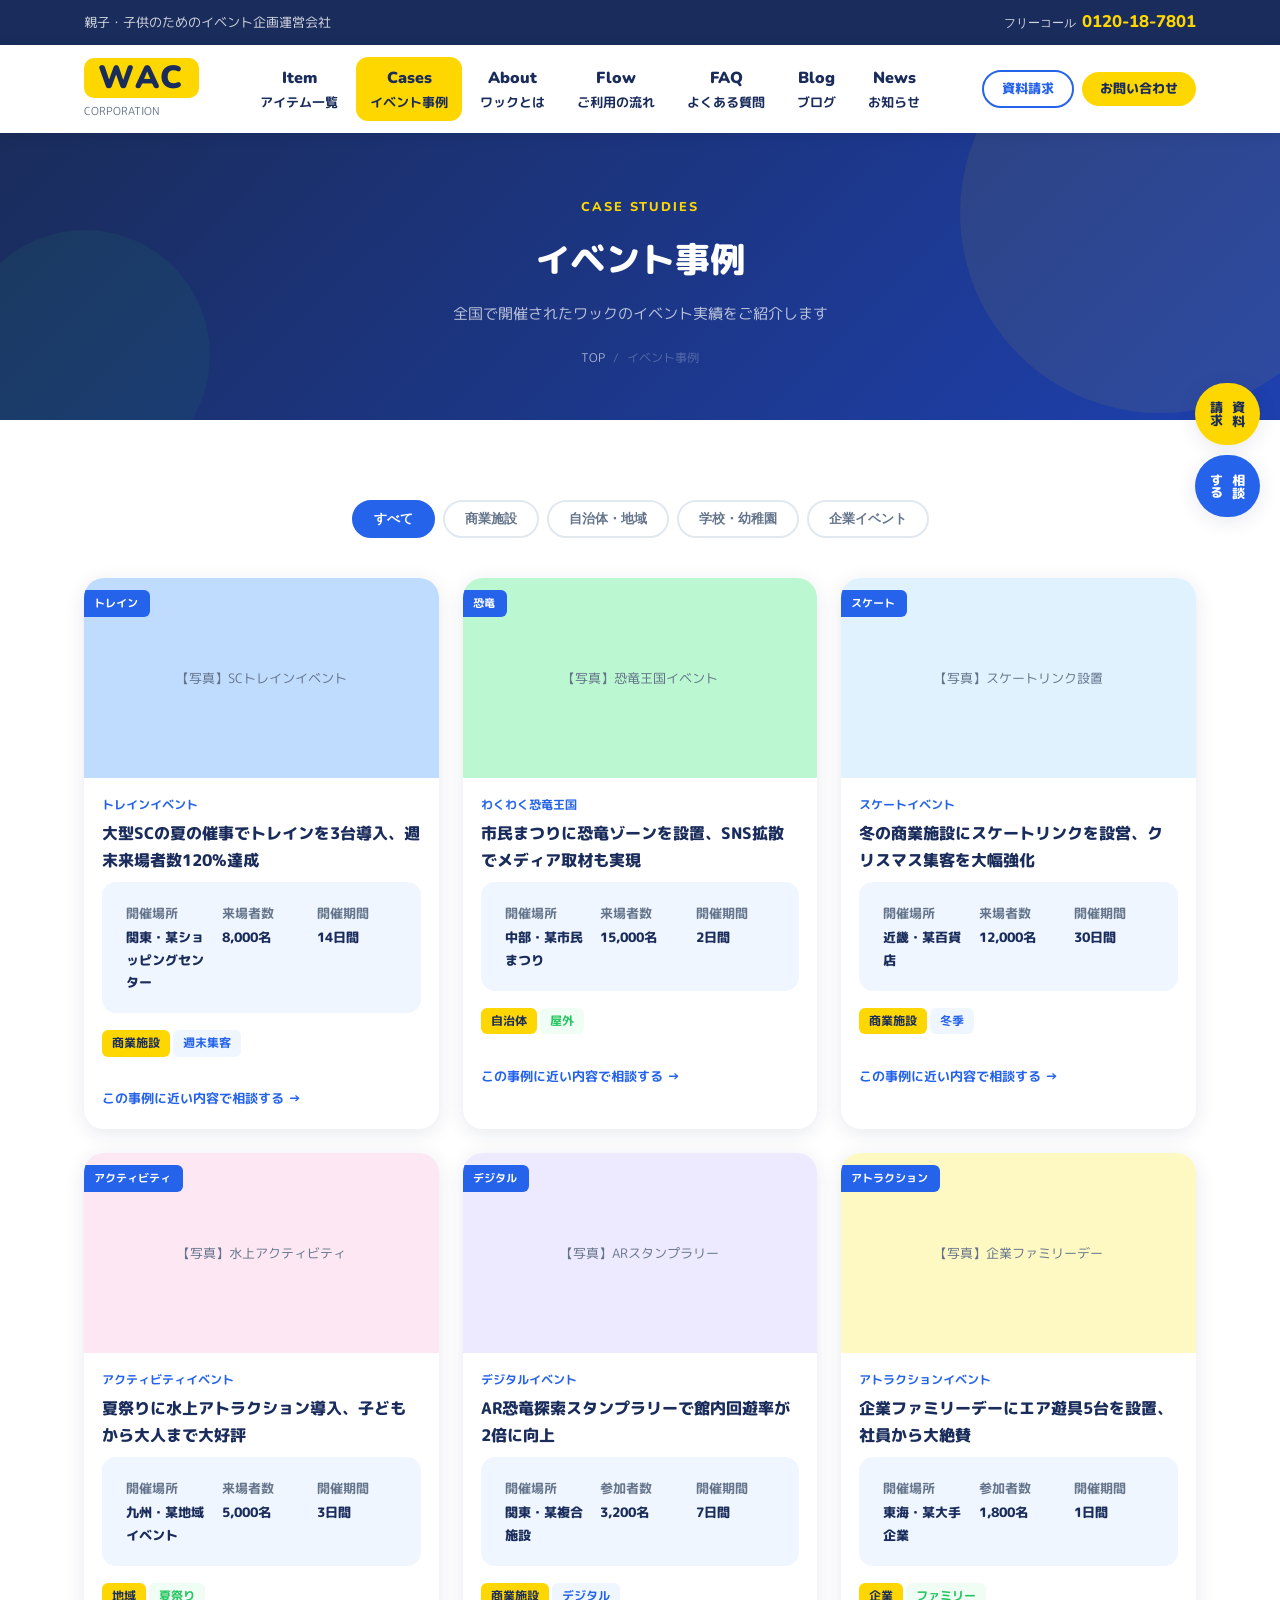
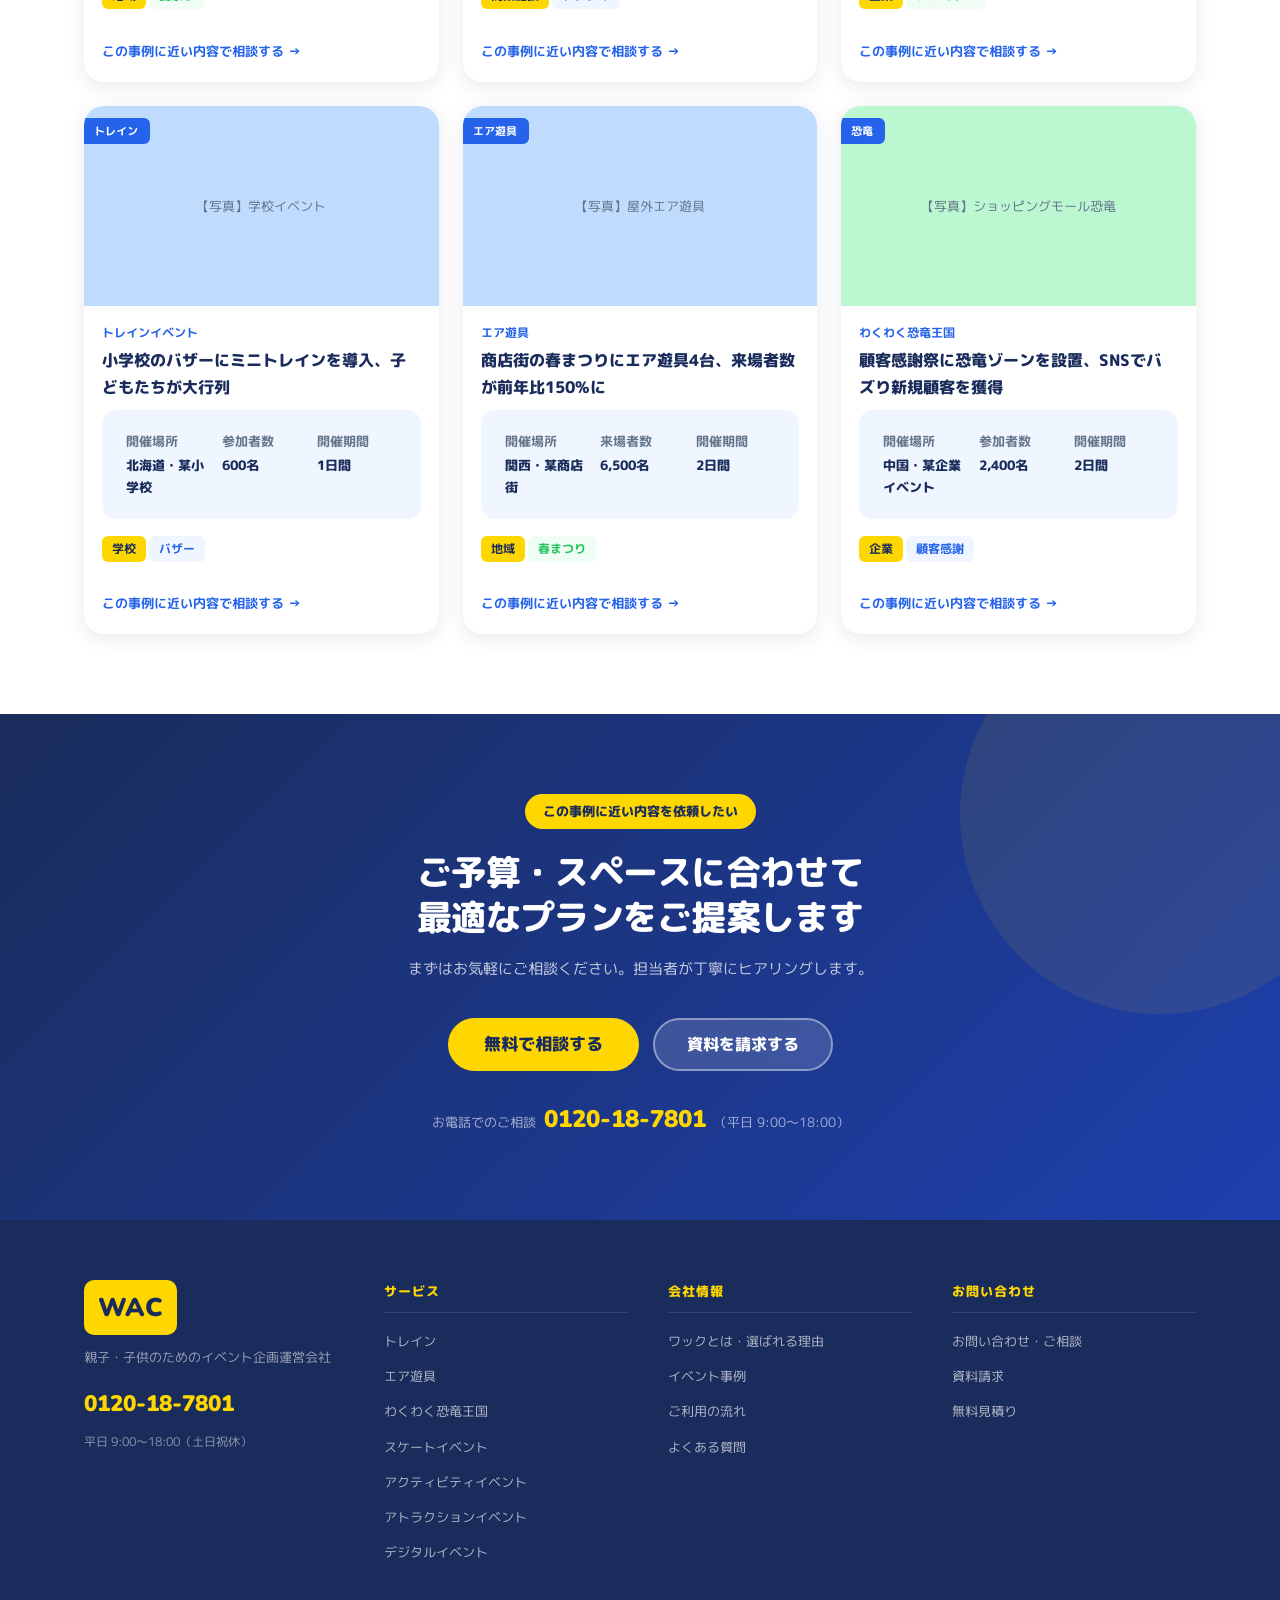
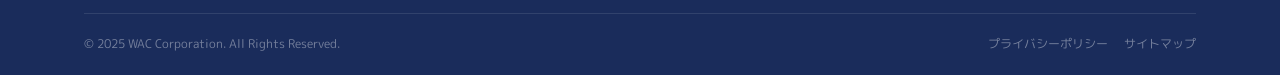
<file: cases.html>
<!DOCTYPE html>
<html lang="ja">
<head>
<meta charset="UTF-8">
<meta name="viewport" content="width=device-width, initial-scale=1.0">
<title>イベント事例 | 株式会社ワック</title>
<link rel="preconnect" href="https://fonts.googleapis.com">
<link href="https://fonts.googleapis.com/css2?family=M+PLUS+Rounded+1c:wght@400;500;700;800&family=Nunito:wght@700;800;900&display=swap" rel="stylesheet">
<link rel="stylesheet" href="style.css">
<style>.cases-section { padding: 80px 0; background: #fff; }
.case-detail-box {
 background: var(--blue-light); border-radius: 14px; padding: 20px 24px;
 display: grid; grid-template-columns: repeat(3,1fr); gap: 16px; margin-bottom: 14px;
}
.case-detail-item { font-size: .82rem; }
.case-detail-item dt { color: var(--gray); font-weight: 700; margin-bottom: 2px; }
.case-detail-item dd { color: var(--navy); font-weight: 800; }
</style>
</head>
<body> <div class="topbar"> <div class="container"> <span class="topbar-left">親子・子供のためのイベント企画運営会社</span> <span class="topbar-tel"><span>フリーコール</span>0120-18-7801</span> </div>
</div> <header> <div class="header-inner"> <a href="index.html" class="logo"><span class="logo-mark">WAC</span><span class="logo-sub">CORPORATION</span></a> <nav> <a href="items.html" class="nav-link"><span class="en">Item</span><span>アイテム一覧</span></a> <a href="cases.html" class="nav-link active"><span class="en">Cases</span><span>イベント事例</span></a> <a href="why.html" class="nav-link"><span class="en">About</span><span>ワックとは</span></a> <a href="flow.html" class="nav-link"><span class="en">Flow</span><span>ご利用の流れ</span></a> <a href="faq.html" class="nav-link"><span class="en">FAQ</span><span>よくある質問</span></a> <a href="blog.html" class="nav-link"><span class="en">Blog</span><span>ブログ</span></a> <a href="news.html" class="nav-link"><span class="en">News</span><span>お知らせ</span></a> </nav> <div class="nav-cta"> <a href="documents.html" class="btn btn-outline-blue btn-sm">資料請求</a> <a href="contact.html" class="btn btn-yellow btn-sm">お問い合わせ</a> </div> </div>
</header> <div class="float-cta"> <a href="documents.html" class="float-btn">資料<br>請求</a> <a href="contact.html" class="float-btn blue">相談<br>する</a>
</div> <!-- PAGE HERO -->
<div class="page-hero"> <span class="page-hero-en">Case Studies</span> <h1>イベント事例</h1> <p>全国で開催されたワックのイベント実績をご紹介します</p> <div class="breadcrumb"> <a href="index.html">TOP</a><span>/</span><span>イベント事例</span> </div>
</div> <!-- CASES SECTION -->
<section class="cases-section"> <div class="container"> <!-- FILTER --> <div class="filter-row"> <button class="filter-btn active" data-cat="all">すべて</button> <button class="filter-btn" data-cat="commercial">商業施設</button> <button class="filter-btn" data-cat="local">自治体・地域</button> <button class="filter-btn" data-cat="school">学校・幼稚園</button> <button class="filter-btn" data-cat="corporate">企業イベント</button> </div> <!-- GRID --> <div class="cases-grid" id="casesGrid"> <!-- Case 1 --> <div class="case-card" data-cat="commercial"> <div class="case-photo"><span class="case-ribbon">トレイン</span>【写真】SCトレインイベント</div> <div class="case-body"> <div class="case-category">トレインイベント</div> <div class="case-title">大型SCの夏の催事でトレインを3台導入、週末来場者数120%達成</div> <div class="case-detail-box"> <dl class="case-detail-item"><dt>開催場所</dt><dd>関東・某ショッピングセンター</dd></dl> <dl class="case-detail-item"><dt>来場者数</dt><dd>8,000名</dd></dl> <dl class="case-detail-item"><dt>開催期間</dt><dd>14日間</dd></dl> </div> <div><span class="tag tag-yellow">商業施設</span><span class="tag tag-blue">週末集客</span></div> <br><a href="contact.html" class="case-link">この事例に近い内容で相談する</a> </div> </div> <!-- Case 2 --> <div class="case-card" data-cat="local"> <div class="case-photo dino"><span class="case-ribbon">恐竜</span>【写真】恐竜王国イベント</div> <div class="case-body"> <div class="case-category">わくわく恐竜王国</div> <div class="case-title">市民まつりに恐竜ゾーンを設置、SNS拡散でメディア取材も実現</div> <div class="case-detail-box"> <dl class="case-detail-item"><dt>開催場所</dt><dd>中部・某市民まつり</dd></dl> <dl class="case-detail-item"><dt>来場者数</dt><dd>15,000名</dd></dl> <dl class="case-detail-item"><dt>開催期間</dt><dd>2日間</dd></dl> </div> <div><span class="tag tag-yellow">自治体</span><span class="tag tag-green">屋外</span></div> <br><a href="contact.html" class="case-link">この事例に近い内容で相談する</a> </div> </div> <!-- Case 3 --> <div class="case-card" data-cat="commercial"> <div class="case-photo skate"><span class="case-ribbon">スケート</span>【写真】スケートリンク設置</div> <div class="case-body"> <div class="case-category">スケートイベント</div> <div class="case-title">冬の商業施設にスケートリンクを設営、クリスマス集客を大幅強化</div> <div class="case-detail-box"> <dl class="case-detail-item"><dt>開催場所</dt><dd>近畿・某百貨店</dd></dl> <dl class="case-detail-item"><dt>来場者数</dt><dd>12,000名</dd></dl> <dl class="case-detail-item"><dt>開催期間</dt><dd>30日間</dd></dl> </div> <div><span class="tag tag-yellow">商業施設</span><span class="tag tag-blue">冬季</span></div> <br><a href="contact.html" class="case-link">この事例に近い内容で相談する</a> </div> </div> <!-- Case 4 --> <div class="case-card" data-cat="local"> <div class="case-photo activity"><span class="case-ribbon">アクティビティ</span>【写真】水上アクティビティ</div> <div class="case-body"> <div class="case-category">アクティビティイベント</div> <div class="case-title">夏祭りに水上アトラクション導入、子どもから大人まで大好評</div> <div class="case-detail-box"> <dl class="case-detail-item"><dt>開催場所</dt><dd>九州・某地域イベント</dd></dl> <dl class="case-detail-item"><dt>来場者数</dt><dd>5,000名</dd></dl> <dl class="case-detail-item"><dt>開催期間</dt><dd>3日間</dd></dl> </div> <div><span class="tag tag-yellow">地域</span><span class="tag tag-green">夏祭り</span></div> <br><a href="contact.html" class="case-link">この事例に近い内容で相談する</a> </div> </div> <!-- Case 5 --> <div class="case-card" data-cat="commercial"> <div class="case-photo digital"><span class="case-ribbon">デジタル</span>【写真】ARスタンプラリー</div> <div class="case-body"> <div class="case-category">デジタルイベント</div> <div class="case-title">AR恐竜探索スタンプラリーで館内回遊率が2倍に向上</div> <div class="case-detail-box"> <dl class="case-detail-item"><dt>開催場所</dt><dd>関東・某複合施設</dd></dl> <dl class="case-detail-item"><dt>参加者数</dt><dd>3,200名</dd></dl> <dl class="case-detail-item"><dt>開催期間</dt><dd>7日間</dd></dl> </div> <div><span class="tag tag-yellow">商業施設</span><span class="tag tag-blue">デジタル</span></div> <br><a href="contact.html" class="case-link">この事例に近い内容で相談する</a> </div> </div> <!-- Case 6 --> <div class="case-card" data-cat="corporate"> <div class="case-photo attract"><span class="case-ribbon">アトラクション</span>【写真】企業ファミリーデー</div> <div class="case-body"> <div class="case-category">アトラクションイベント</div> <div class="case-title">企業ファミリーデーにエア遊具5台を設置、社員から大絶賛</div> <div class="case-detail-box"> <dl class="case-detail-item"><dt>開催場所</dt><dd>東海・某大手企業</dd></dl> <dl class="case-detail-item"><dt>参加者数</dt><dd>1,800名</dd></dl> <dl class="case-detail-item"><dt>開催期間</dt><dd>1日間</dd></dl> </div> <div><span class="tag tag-yellow">企業</span><span class="tag tag-green">ファミリー</span></div> <br><a href="contact.html" class="case-link">この事例に近い内容で相談する</a> </div> </div> <!-- Case 7 --> <div class="case-card" data-cat="school"> <div class="case-photo"><span class="case-ribbon">トレイン</span>【写真】学校イベント</div> <div class="case-body"> <div class="case-category">トレインイベント</div> <div class="case-title">小学校のバザーにミニトレインを導入、子どもたちが大行列</div> <div class="case-detail-box"> <dl class="case-detail-item"><dt>開催場所</dt><dd>北海道・某小学校</dd></dl> <dl class="case-detail-item"><dt>参加者数</dt><dd>600名</dd></dl> <dl class="case-detail-item"><dt>開催期間</dt><dd>1日間</dd></dl> </div> <div><span class="tag tag-yellow">学校</span><span class="tag tag-blue">バザー</span></div> <br><a href="contact.html" class="case-link">この事例に近い内容で相談する</a> </div> </div> <!-- Case 8 --> <div class="case-card" data-cat="local"> <div class="case-photo g"><span class="case-ribbon">エア遊具</span>【写真】屋外エア遊具</div> <div class="case-body"> <div class="case-category">エア遊具</div> <div class="case-title">商店街の春まつりにエア遊具4台、来場者数が前年比150%に</div> <div class="case-detail-box"> <dl class="case-detail-item"><dt>開催場所</dt><dd>関西・某商店街</dd></dl> <dl class="case-detail-item"><dt>来場者数</dt><dd>6,500名</dd></dl> <dl class="case-detail-item"><dt>開催期間</dt><dd>2日間</dd></dl> </div> <div><span class="tag tag-yellow">地域</span><span class="tag tag-green">春まつり</span></div> <br><a href="contact.html" class="case-link">この事例に近い内容で相談する</a> </div> </div> <!-- Case 9 --> <div class="case-card" data-cat="corporate"> <div class="case-photo dino"><span class="case-ribbon">恐竜</span>【写真】ショッピングモール恐竜</div> <div class="case-body"> <div class="case-category">わくわく恐竜王国</div> <div class="case-title">顧客感謝祭に恐竜ゾーンを設置、SNSでバズり新規顧客を獲得</div> <div class="case-detail-box"> <dl class="case-detail-item"><dt>開催場所</dt><dd>中国・某企業イベント</dd></dl> <dl class="case-detail-item"><dt>参加者数</dt><dd>2,400名</dd></dl> <dl class="case-detail-item"><dt>開催期間</dt><dd>2日間</dd></dl> </div> <div><span class="tag tag-yellow">企業</span><span class="tag tag-blue">顧客感謝</span></div> <br><a href="contact.html" class="case-link">この事例に近い内容で相談する</a> </div> </div> </div> </div>
</section> <!-- CTA -->
<section class="cta-banner"> <div class="cta-inner"> <span class="cta-label">この事例に近い内容を依頼したい</span> <h2 class="cta-h2">ご予算・スペースに合わせて<br>最適なプランをご提案します</h2> <p class="cta-desc">まずはお気軽にご相談ください。担当者が丁寧にヒアリングします。</p> <div class="cta-btns"> <a href="contact.html" class="btn btn-yellow" style="font-size:1.05rem;padding:18px 36px;">無料で相談する</a> <a href="contact.html" class="btn" style="background:rgba(255,255,255,.15);color:#fff;border:2px solid rgba(255,255,255,.4);">資料を請求する</a> </div> <div class="cta-tel">お電話でのご相談<strong>0120-18-7801</strong>（平日 9:00〜18:00）</div> </div>
</section> <footer> <div class="container"> <div class="footer-top"> <div> <div class="footer-logo-mark">WAC</div> <p class="footer-tagline">親子・子供のためのイベント企画運営会社</p> <span class="footer-tel-num">0120-18-7801</span> <span class="footer-hours">平日 9:00〜18:00（土日祝休）</span> </div> <div class="footer-col"><h4>サービス</h4><ul> <li><a href="items.html#train">トレイン</a></li> <li><a href="items.html#air">エア遊具</a></li> <li><a href="items.html#dino">わくわく恐竜王国</a></li> <li><a href="items.html#skate">スケートイベント</a></li> <li><a href="items.html#activity">アクティビティイベント</a></li> <li><a href="items.html#attract">アトラクションイベント</a></li> <li><a href="items.html#digital">デジタルイベント</a></li> </ul></div> <div class="footer-col"><h4>会社情報</h4><ul> <li><a href="why.html">ワックとは・選ばれる理由</a></li> <li><a href="cases.html">イベント事例</a></li> <li><a href="flow.html">ご利用の流れ</a></li> <li><a href="faq.html">よくある質問</a></li> </ul></div> <div class="footer-col"><h4>お問い合わせ</h4><ul> <li><a href="contact.html">お問い合わせ・ご相談</a></li> <li><a href="documents.html">資料請求</a></li> <li><a href="contact.html">無料見積り</a></li> </ul></div> </div> <div class="footer-bottom"> <div>© 2025 WAC Corporation. All Rights Reserved.</div> <div style="display:flex;gap:16px;"><a href="#">プライバシーポリシー</a><a href="#">サイトマップ</a></div> </div> </div>
</footer> <script>document.querySelectorAll('.filter-btn').forEach(btn =>{
 btn.addEventListener('click', () =>{
 document.querySelectorAll('.filter-btn').forEach(b =>b.classList.remove('active'));
 btn.classList.add('active');
 const cat = btn.dataset.cat;
 document.querySelectorAll('#casesGrid .case-card').forEach(card =>{
 card.style.display = (cat === 'all' || card.dataset.cat === cat) ? 'block' : 'none';
 });
 });
});
</script>
</body>
</html>
</file>
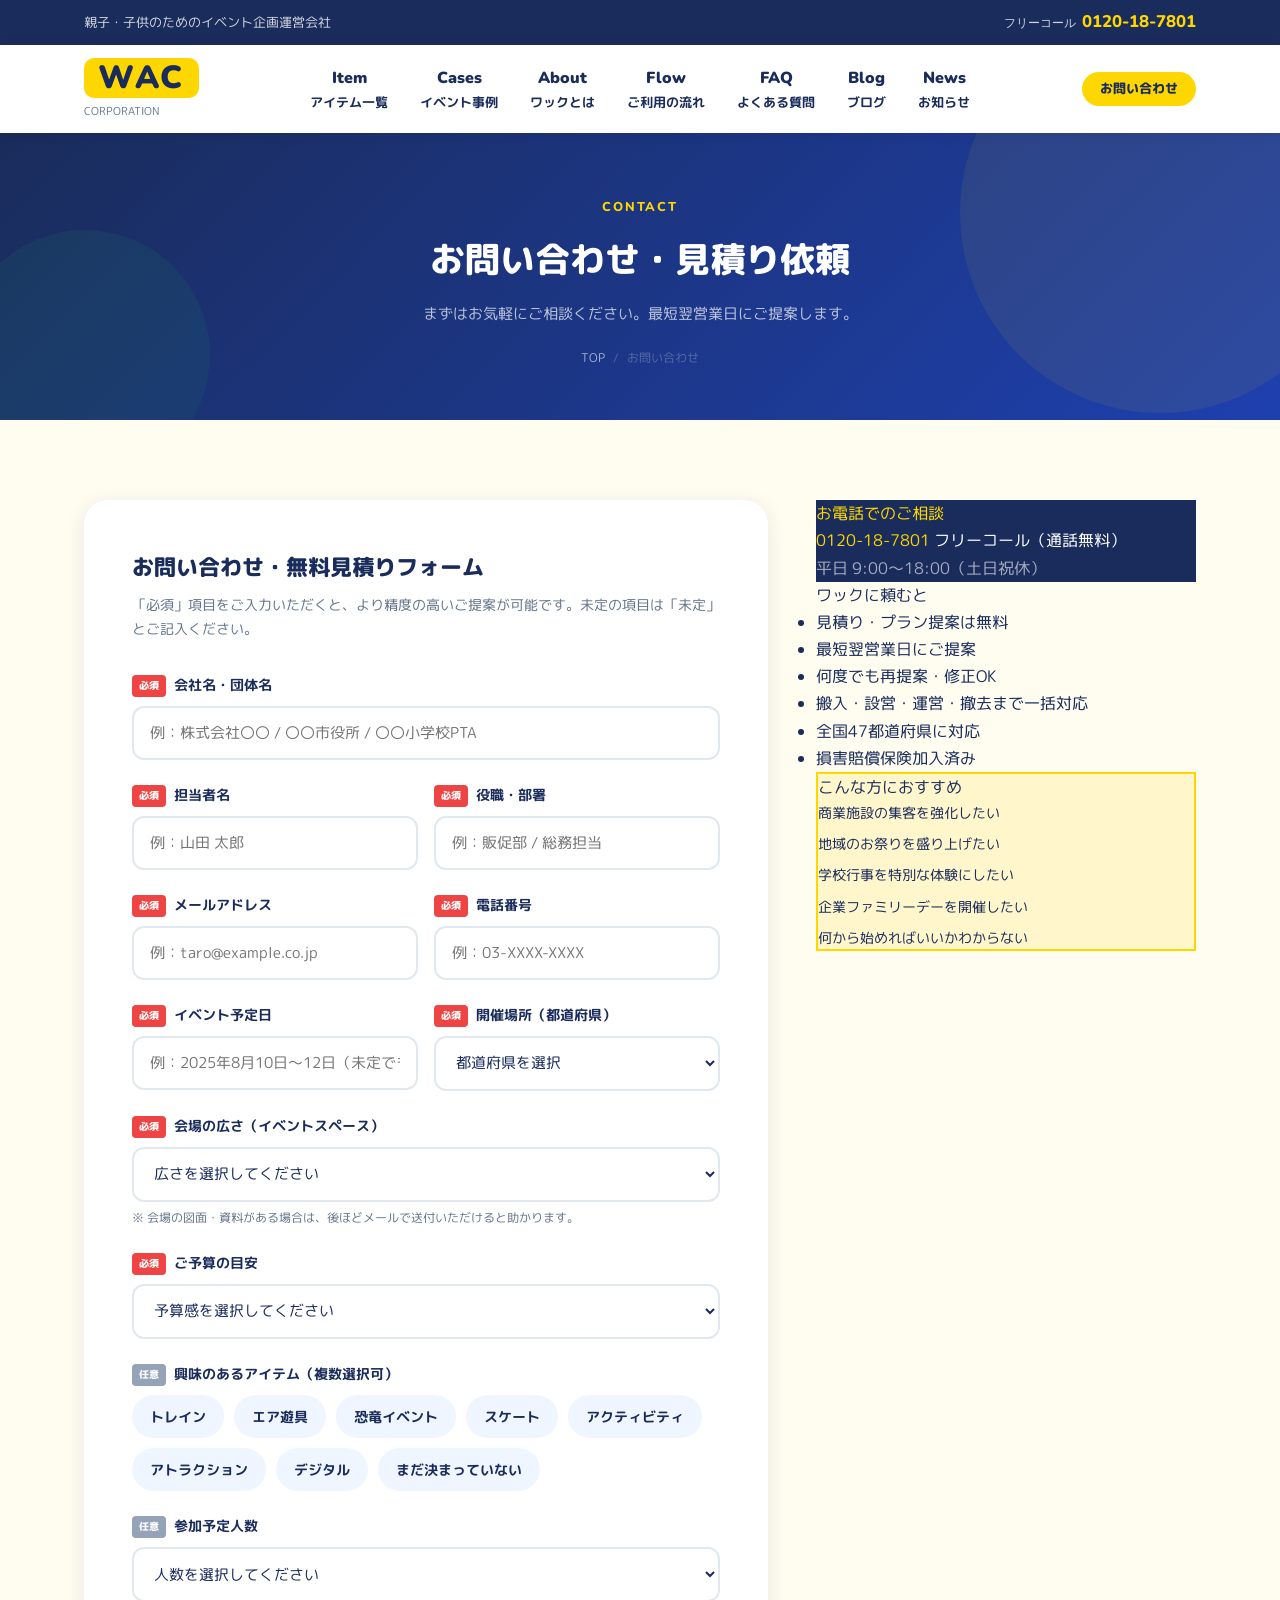
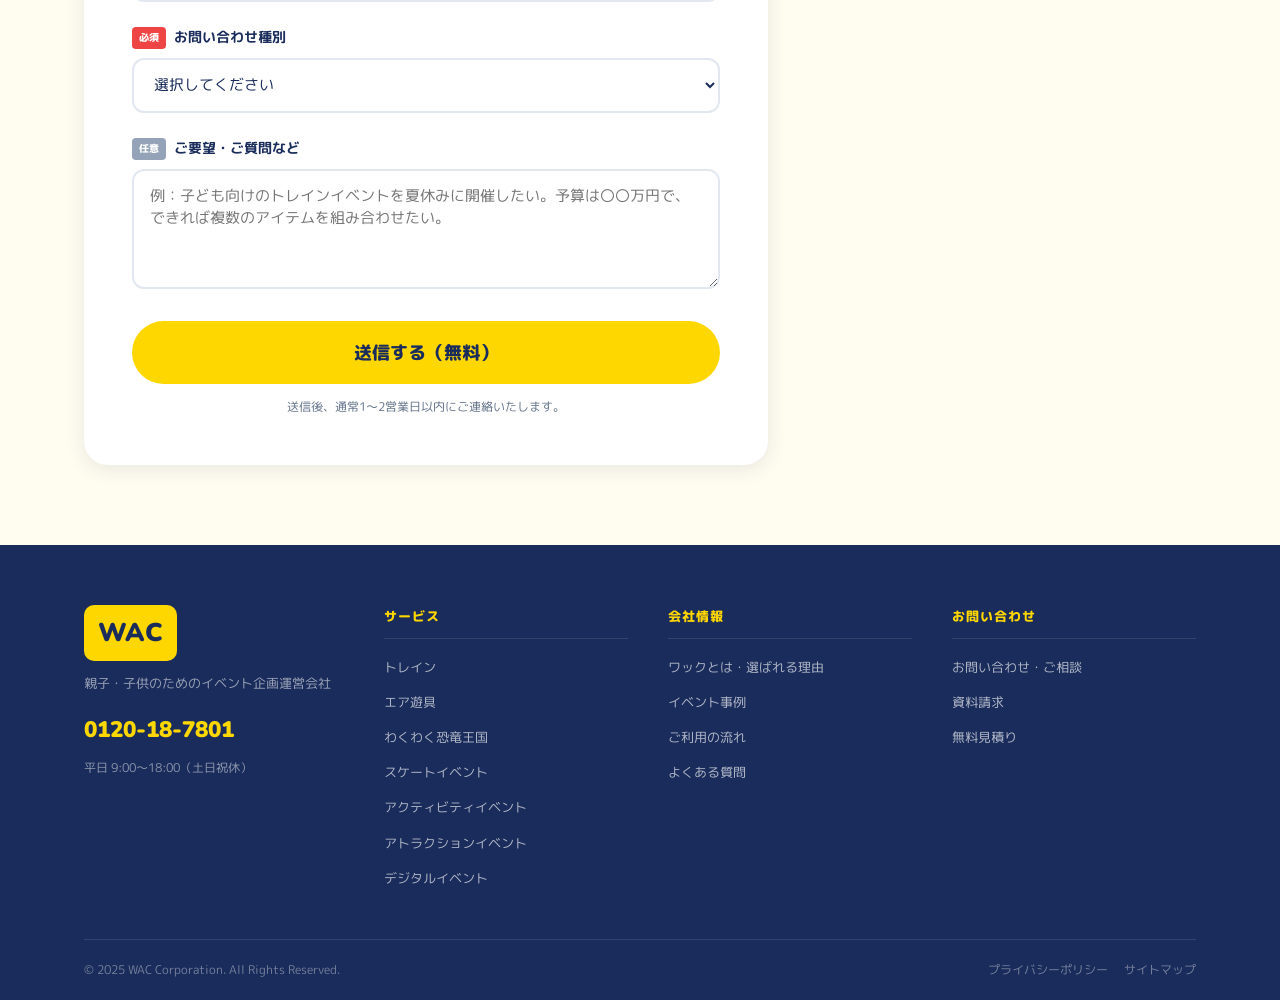
<file: contact.html>
<!DOCTYPE html>
<html lang="ja">
<head>
<meta charset="UTF-8">
<meta name="viewport" content="width=device-width, initial-scale=1.0">
<title>お問い合わせ・見積り依頼 | 株式会社ワック</title>
<link rel="preconnect" href="https://fonts.googleapis.com">
<link href="https://fonts.googleapis.com/css2?family=M+PLUS+Rounded+1c:wght@400;500;700;800&family=Nunito:wght@700;800;900&display=swap" rel="stylesheet">
<link rel="stylesheet" href="style.css">
<style>.contact-section { padding: 80px 0; background: var(--bg-section); }
.contact-grid { display: grid; grid-template-columns: 1fr 380px; gap: 48px; align-items: start; }

/* FORM */
.form-card { background: #fff; border-radius: 24px; padding: 48px; box-shadow: var(--shadow); }
.form-title { font-size: 1.4rem; font-weight: 800; color: var(--navy); margin-bottom: 8px; }
.form-subtitle { font-size: .88rem; color: var(--gray); margin-bottom: 32px; }
.form-group { margin-bottom: 24px; }
.form-label {
 display: flex; align-items: center; gap: 8px;
 font-size: .88rem; font-weight: 700; color: var(--navy); margin-bottom: 8px;
}
.required-badge {
 background: #EF4444; color: #fff; font-size: .65rem; font-weight: 800;
 padding: 2px 7px; border-radius: 4px;
}
.optional-badge {
 background: #94a3b8; color: #fff; font-size: .65rem; font-weight: 800;
 padding: 2px 7px; border-radius: 4px;
}
.form-input, .form-select, .form-textarea {
 width: 100%; padding: 14px 16px; border-radius: 12px;
 border: 2px solid #e2e8f0; font-size: .92rem; font-family: inherit;
 color: var(--navy); transition: border-color .2s, box-shadow .2s;
 background: #fff;
}
.form-input:focus, .form-select:focus, .form-textarea:focus {
 outline: none; border-color: var(--blue); box-shadow: 0 0 0 4px rgba(37,99,235,.08);
}
.form-textarea { resize: vertical; min-height: 120px; }
.form-row { display: grid; grid-template-columns: 1fr 1fr; gap: 16px; }
.form-hint { font-size: .75rem; color: var(--gray); margin-top: 6px; }
.form-check-group { display: flex; flex-wrap: wrap; gap: 10px; }
.form-check {
 display: flex; align-items: center; gap: 8px;
 background: var(--blue-light); border-radius: 50px;
 padding: 8px 16px; cursor: pointer; font-size: .85rem; font-weight: 600;
 color: var(--navy); border: 2px solid transparent; transition: all .2s;
}
.form-check input { display: none; }
.form-check:has(input:checked) { background: var(--blue); color: #fff; border-color: var(--blue); }
.form-check:hover { border-color: var(--blue); }
.submit-btn {
 width: 100%; padding: 18px; border-radius: var(--radius-btn);
 background: var(--yellow); color: var(--navy); font-size: 1.1rem; font-weight: 800;
 border: none; cursor: pointer; transition: transform .2s, box-shadow .2s;
 display: flex; align-items: center; justify-content: center; gap: 8px;
 font-family: inherit;
}
.submit-btn:hover { transform: translateY(-2px); box-shadow: var(--shadow-hover); }
.form-notice { font-size: .78rem; color: var(--gray); text-align: center; margin-top: 12px; }

/* SIDEBAR -->.contact-sidebar { display: flex; flex-direction: column; gap: 20px; }
.sidebar-card { background: #fff; border-radius: 20px; padding: 28px; box-shadow: var(--shadow); }
.sidebar-card-title {
 font-size: .95rem; font-weight: 800; color: var(--navy);
 margin-bottom: 16px; padding-bottom: 10px; border-bottom: 2px solid var(--yellow);
}
.tel-big {
 font-family: 'Nunito', sans-serif; font-size: 1.8rem; font-weight: 900;
 color: var(--navy); display: block; margin-bottom: 4px;
}
.tel-free { font-size: .72rem; color: var(--blue); font-weight: 700; }
.tel-hours { font-size: .78rem; color: var(--gray); margin-top: 6px; }
.feature-list { list-style: none; display: flex; flex-direction: column; gap: 10px; }
.feature-list li {
 display: flex; align-items: flex-start; gap: 8px;
 font-size: .85rem; color: var(--navy);
}
.feature-list li::before {
 content: ''; flex-shrink: 0; width: 20px; height: 20px; border-radius: 50%;
 background: var(--green); color: #fff; font-size: .7rem; font-weight: 900;
 display: flex; align-items: center; justify-content: center; margin-top: 2px;
}

@media(max-width:1024px) { .contact-grid { grid-template-columns: 1fr; } .form-row { grid-template-columns: 1fr; } }
</style>
</head>
<body> <div class="topbar"> <div class="container"> <span class="topbar-left">親子・子供のためのイベント企画運営会社</span> <span class="topbar-tel"><span>フリーコール</span>0120-18-7801</span> </div>
</div> <header> <div class="header-inner"> <a href="index.html" class="logo"><span class="logo-mark">WAC</span><span class="logo-sub">CORPORATION</span></a> <nav> <a href="items.html" class="nav-link"><span class="en">Item</span><span>アイテム一覧</span></a> <a href="cases.html" class="nav-link"><span class="en">Cases</span><span>イベント事例</span></a> <a href="why.html" class="nav-link"><span class="en">About</span><span>ワックとは</span></a> <a href="flow.html" class="nav-link"><span class="en">Flow</span><span>ご利用の流れ</span></a> <a href="faq.html" class="nav-link"><span class="en">FAQ</span><span>よくある質問</span></a> <a href="blog.html" class="nav-link"><span class="en">Blog</span><span>ブログ</span></a> <a href="news.html" class="nav-link"><span class="en">News</span><span>お知らせ</span></a> </nav> <div class="nav-cta"> <a href="contact.html" class="btn btn-yellow btn-sm">お問い合わせ</a> </div> </div>
</header> <div class="page-hero"> <span class="page-hero-en">Contact</span> <h1>お問い合わせ・見積り依頼</h1> <p>まずはお気軽にご相談ください。最短翌営業日にご提案します。</p> <div class="breadcrumb"> <a href="index.html">TOP</a><span>/</span><span>お問い合わせ</span> </div>
</div> <section class="contact-section"> <div class="container"> <div class="contact-grid"> <!-- FORM --> <div class="form-card"> <div class="form-title">お問い合わせ・無料見積りフォーム</div> <p class="form-subtitle">「必須」項目をご入力いただくと、より精度の高いご提案が可能です。未定の項目は「未定」とご記入ください。</p> <form action="#" method="post"> <!-- 会社名 --> <div class="form-group"> <label class="form-label"><span class="required-badge">必須</span>会社名・団体名</label> <input type="text" class="form-input" placeholder="例：株式会社〇〇 / 〇〇市役所 / 〇〇小学校PTA"> </div> <!-- 担当者名 --> <div class="form-group"> <div class="form-row"> <div> <label class="form-label"><span class="required-badge">必須</span>担当者名</label> <input type="text" class="form-input" placeholder="例：山田 太郎"> </div> <div> <label class="form-label"><span class="required-badge">必須</span>役職・部署</label> <input type="text" class="form-input" placeholder="例：販促部 / 総務担当"> </div> </div> </div> <!-- 連絡先 --> <div class="form-group"> <div class="form-row"> <div> <label class="form-label"><span class="required-badge">必須</span>メールアドレス</label> <input type="email" class="form-input" placeholder="例：taro@example.co.jp"> </div> <div> <label class="form-label"><span class="required-badge">必須</span>電話番号</label> <input type="tel" class="form-input" placeholder="例：03-XXXX-XXXX"> </div> </div> </div> <!-- イベント予定日 --> <div class="form-group"> <div class="form-row"> <div> <label class="form-label"><span class="required-badge">必須</span>イベント予定日</label> <input type="text" class="form-input" placeholder="例：2025年8月10日〜12日（未定でも可）"> </div> <div> <label class="form-label"><span class="required-badge">必須</span>開催場所（都道府県）</label> <select class="form-select"> <option value="">都道府県を選択</option> <option>北海道</option><option>青森県</option><option>岩手県</option><option>宮城県</option> <option>秋田県</option><option>山形県</option><option>福島県</option><option>茨城県</option> <option>栃木県</option><option>群馬県</option><option>埼玉県</option><option>千葉県</option> <option>東京都</option><option>神奈川県</option><option>新潟県</option><option>富山県</option> <option>石川県</option><option>福井県</option><option>山梨県</option><option>長野県</option> <option>岐阜県</option><option>静岡県</option><option>愛知県</option><option>三重県</option> <option>滋賀県</option><option>京都府</option><option>大阪府</option><option>兵庫県</option> <option>奈良県</option><option>和歌山県</option><option>鳥取県</option><option>島根県</option> <option>岡山県</option><option>広島県</option><option>山口県</option><option>徳島県</option> <option>香川県</option><option>愛媛県</option><option>高知県</option><option>福岡県</option> <option>佐賀県</option><option>長崎県</option><option>熊本県</option><option>大分県</option> <option>宮崎県</option><option>鹿児島県</option><option>沖縄県</option><option>未定</option> </select> </div> </div> </div> <!-- 会場の広さ --> <div class="form-group"> <label class="form-label"><span class="required-badge">必須</span>会場の広さ（イベントスペース）</label> <select class="form-select"> <option value="">広さを選択してください</option> <option>〜50㎡（小規模・室内催事スペース）</option> <option>50〜100㎡（中規模・コンコース等）</option> <option>100〜300㎡（大型スペース・ホール）</option> <option>300㎡以上（野外・大型施設）</option> <option>未定・わからない</option> </select> <div class="form-hint">※ 会場の図面・資料がある場合は、後ほどメールで送付いただけると助かります。</div> </div> <!-- 予算感 --> <div class="form-group"> <label class="form-label"><span class="required-badge">必須</span>ご予算の目安</label> <select class="form-select"> <option value="">予算感を選択してください</option> <option>〜30万円</option> <option>30〜50万円</option> <option>50〜100万円</option> <option>100〜300万円</option> <option>300万円以上</option> <option>未定・応相談</option> </select> </div> <!-- 興味のあるアイテム --> <div class="form-group"> <label class="form-label"><span class="optional-badge">任意</span>興味のあるアイテム（複数選択可）</label> <div class="form-check-group"> <label class="form-check"><input type="checkbox" name="item" value="train">トレイン</label> <label class="form-check"><input type="checkbox" name="item" value="air">エア遊具</label> <label class="form-check"><input type="checkbox" name="item" value="dino">恐竜イベント</label> <label class="form-check"><input type="checkbox" name="item" value="skate">スケート</label> <label class="form-check"><input type="checkbox" name="item" value="activity">アクティビティ</label> <label class="form-check"><input type="checkbox" name="item" value="attract">アトラクション</label> <label class="form-check"><input type="checkbox" name="item" value="digital">デジタル</label> <label class="form-check"><input type="checkbox" name="item" value="unknown">まだ決まっていない</label> </div> </div> <!-- 参加予定人数 --> <div class="form-group"> <label class="form-label"><span class="optional-badge">任意</span>参加予定人数</label> <select class="form-select"> <option value="">人数を選択してください</option> <option>〜300名</option> <option>300〜1,000名</option> <option>1,000〜5,000名</option> <option>5,000名以上</option> <option>未定</option> </select> </div> <!-- お問い合わせ種別 --> <div class="form-group"> <label class="form-label"><span class="required-badge">必須</span>お問い合わせ種別</label> <select class="form-select"> <option value="">選択してください</option> <option>無料見積り・プラン提案を希望</option> <option>資料請求</option> <option>詳細について聞きたい</option> <option>その他</option> </select> </div> <!-- メッセージ --> <div class="form-group"> <label class="form-label"><span class="optional-badge">任意</span>ご要望・ご質問など</label> <textarea class="form-textarea" placeholder="例：子ども向けのトレインイベントを夏休みに開催したい。予算は〇〇万円で、できれば複数のアイテムを組み合わせたい。"></textarea> </div> <button type="submit" class="submit-btn">送信する（無料）</button> <p class="form-notice">送信後、通常1〜2営業日以内にご連絡いたします。</p> </form> </div> <!-- SIDEBAR --> <div class="contact-sidebar"> <div class="sidebar-card" style="background:var(--navy);color:#fff;"> <div class="sidebar-card-title" style="color:var(--yellow);border-color:rgba(255,255,255,.2);">お電話でのご相談</div> <span class="tel-big" style="color:var(--yellow);">0120-18-7801</span> <span class="tel-free">フリーコール（通話無料）</span> <div class="tel-hours" style="color:rgba(255,255,255,.6);">平日 9:00〜18:00（土日祝休）</div> </div> <div class="sidebar-card"> <div class="sidebar-card-title">ワックに頼むと</div> <ul class="feature-list"> <li>見積り・プラン提案は無料</li> <li>最短翌営業日にご提案</li> <li>何度でも再提案・修正OK</li> <li>搬入・設営・運営・撤去まで一括対応</li> <li>全国47都道府県に対応</li> <li>損害賠償保険加入済み</li> </ul> </div> <div class="sidebar-card" style="background:var(--yellow-light);border:2px solid var(--yellow);"> <div class="sidebar-card-title" style="border-color:var(--yellow);">こんな方におすすめ</div> <ul style="list-style:none;display:flex;flex-direction:column;gap:8px;"> <li style="font-size:.85rem;color:var(--navy);">商業施設の集客を強化したい</li> <li style="font-size:.85rem;color:var(--navy);">地域のお祭りを盛り上げたい</li> <li style="font-size:.85rem;color:var(--navy);">学校行事を特別な体験にしたい</li> <li style="font-size:.85rem;color:var(--navy);">企業ファミリーデーを開催したい</li> <li style="font-size:.85rem;color:var(--navy);">何から始めればいいかわからない</li> </ul> </div> </div> </div> </div>
</section> <footer> <div class="container"> <div class="footer-top"> <div> <div class="footer-logo-mark">WAC</div> <p class="footer-tagline">親子・子供のためのイベント企画運営会社</p> <span class="footer-tel-num">0120-18-7801</span> <span class="footer-hours">平日 9:00〜18:00（土日祝休）</span> </div> <div class="footer-col"><h4>サービス</h4><ul> <li><a href="items.html#train">トレイン</a></li> <li><a href="items.html#air">エア遊具</a></li> <li><a href="items.html#dino">わくわく恐竜王国</a></li> <li><a href="items.html#skate">スケートイベント</a></li> <li><a href="items.html#activity">アクティビティイベント</a></li> <li><a href="items.html#attract">アトラクションイベント</a></li> <li><a href="items.html#digital">デジタルイベント</a></li> </ul></div> <div class="footer-col"><h4>会社情報</h4><ul> <li><a href="why.html">ワックとは・選ばれる理由</a></li> <li><a href="cases.html">イベント事例</a></li> <li><a href="flow.html">ご利用の流れ</a></li> <li><a href="faq.html">よくある質問</a></li> </ul></div> <div class="footer-col"><h4>お問い合わせ</h4><ul> <li><a href="contact.html">お問い合わせ・ご相談</a></li> <li><a href="contact.html">資料請求</a></li> <li><a href="contact.html">無料見積り</a></li> </ul></div> </div> <div class="footer-bottom"> <div>© 2025 WAC Corporation. All Rights Reserved.</div> <div style="display:flex;gap:16px;"><a href="#">プライバシーポリシー</a><a href="#">サイトマップ</a></div> </div> </div>
</footer>
</body>
</html>
</file>
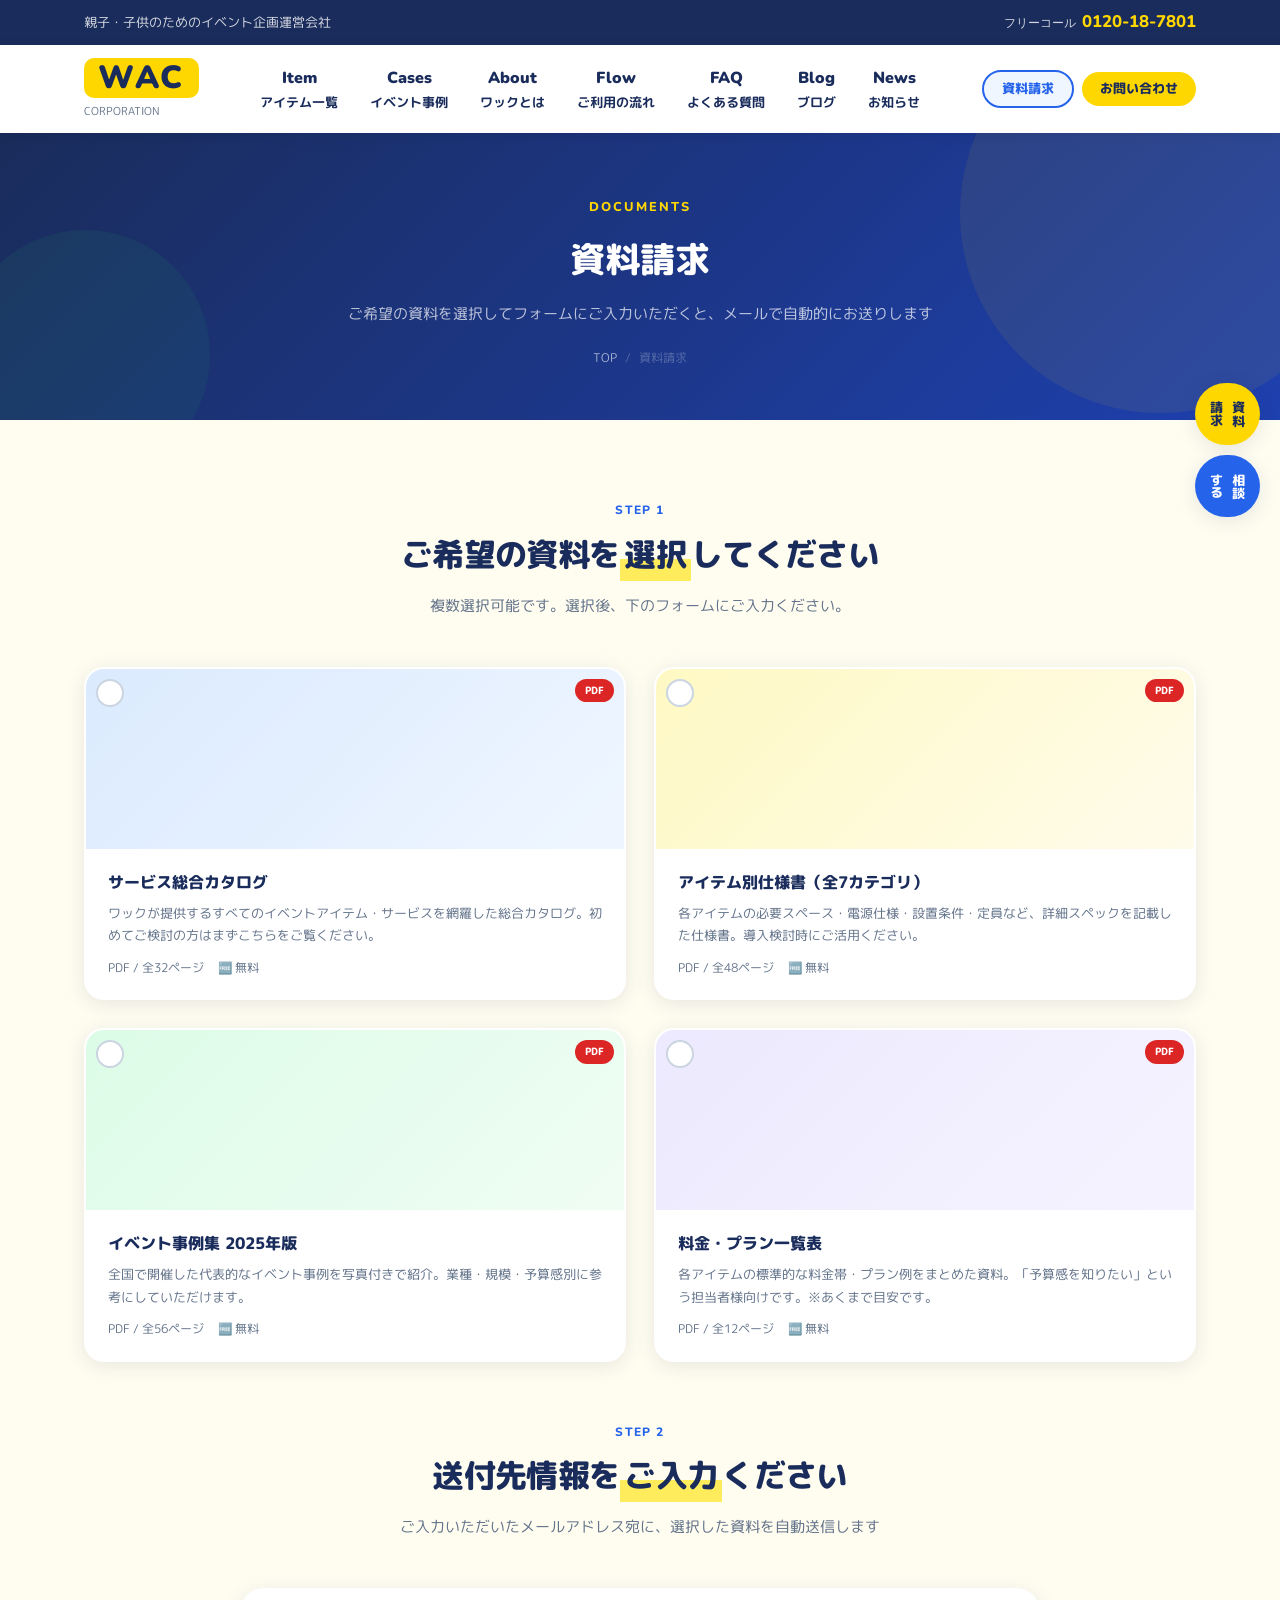
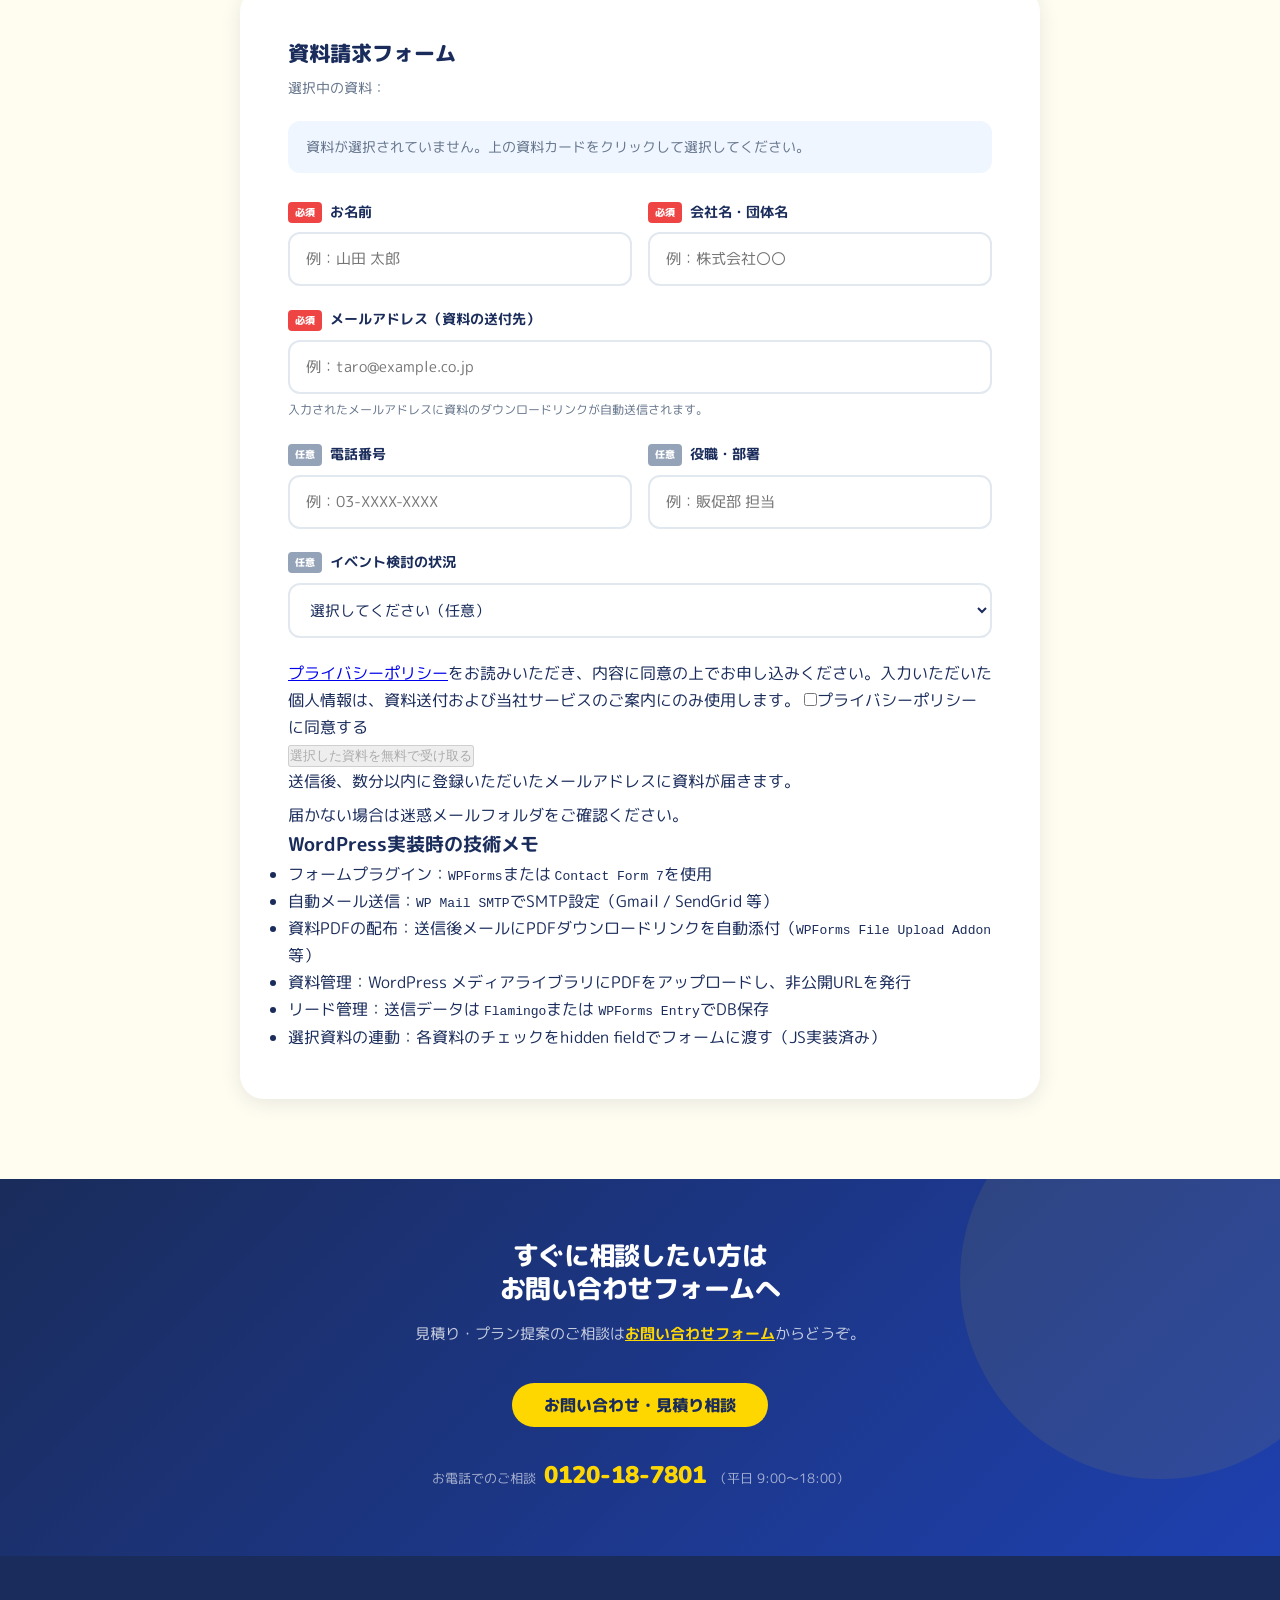
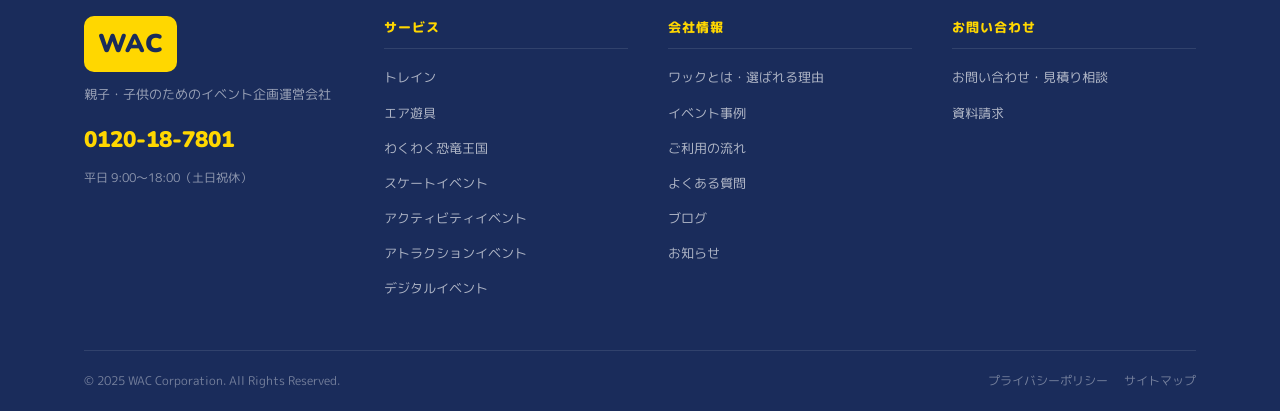
<file: documents.html>
<!DOCTYPE html>
<html lang="ja">
<head>
<meta charset="UTF-8">
<meta name="viewport" content="width=device-width, initial-scale=1.0">
<title>資料請求 | 株式会社ワック</title>
<link rel="preconnect" href="https://fonts.googleapis.com">
<link href="https://fonts.googleapis.com/css2?family=M+PLUS+Rounded+1c:wght@400;500;700;800&family=Nunito:wght@700;800;900&display=swap" rel="stylesheet">
<link rel="stylesheet" href="style.css">
<style>.docs-section { padding: 80px 0; background: var(--bg-section); }

/* ===== DOCUMENT CARDS ===== */
.docs-intro { text-align: center; max-width: 680px; margin: 0 auto 48px; }
.docs-intro p { font-size: .95rem; color: var(--gray); }

.docs-grid { display: grid; grid-template-columns: repeat(2, 1fr); gap: 28px; margin-bottom: 60px; }

.doc-card {
 background: #fff; border-radius: var(--radius-card); overflow: hidden;
 box-shadow: var(--shadow); display: flex; flex-direction: column;
 border: 2.5px solid transparent; transition: border-color .2s, box-shadow .2s, transform .2s;
 cursor: pointer;
}
.doc-card:hover { box-shadow: var(--shadow-hover); transform: translateY(-2px); }
.doc-card.selected { border-color: var(--blue); box-shadow: 0 0 0 4px rgba(37,99,235,.12); }

.doc-cover {
 height: 180px; background: linear-gradient(135deg, #dbeafe, #eff6ff);
 display: flex; flex-direction: column; align-items: center; justify-content: center;
 position: relative; padding: 20px;
}
.doc-cover.y { background: linear-gradient(135deg, #fef9c3, #fffbeb); }
.doc-cover.g { background: linear-gradient(135deg, #dcfce7, #f0fdf4); }
.doc-cover.p { background: linear-gradient(135deg, #ede9fe, #f5f3ff); }
.doc-cover-icon { font-size: 3.5rem; margin-bottom: 8px; }
.doc-cover-label {
 position: absolute; top: 10px; right: 10px;
 background: var(--blue); color: #fff;
 font-size: .65rem; font-weight: 800; padding: 3px 10px; border-radius: 50px;
}
.doc-cover-label.pdf { background: #DC2626; }
.doc-check {
 position: absolute; top: 10px; left: 10px;
 width: 28px; height: 28px; border-radius: 50%; border: 2.5px solid #cbd5e1;
 background: #fff; display: flex; align-items: center; justify-content: center;
 font-size: 1rem; transition: all .2s;
}
.doc-card.selected .doc-check { background: var(--blue); border-color: var(--blue); color: #fff; }

.doc-body { padding: 20px 22px; flex: 1; display: flex; flex-direction: column; }
.doc-title { font-size: 1rem; font-weight: 800; color: var(--navy); margin-bottom: 6px; }
.doc-desc { font-size: .82rem; color: var(--gray); flex: 1; margin-bottom: 12px; }
.doc-meta { display: flex; gap: 14px; font-size: .72rem; color: var(--gray); }
.doc-meta span { display: flex; align-items: center; gap: 4px; }

/* ===== FORM ===== */
.request-form-wrap {
 background: #fff; border-radius: 24px; padding: 48px; box-shadow: var(--shadow);
 max-width: 800px; margin: 0 auto;
}
.request-form-title {
 font-size: 1.3rem; font-weight: 800; color: var(--navy); margin-bottom: 6px;
}
.request-form-sub { font-size: .88rem; color: var(--gray); margin-bottom: 8px; }
.selected-docs-preview {
 background: var(--blue-light); border-radius: 12px; padding: 14px 18px;
 margin-bottom: 28px; font-size: .85rem; color: var(--navy); font-weight: 600;
 min-height: 48px; display: flex; align-items: center; gap: 8px; flex-wrap: wrap;
}
.selected-doc-tag {
 background: var(--blue); color: #fff; border-radius: 50px;
 padding: 4px 12px; font-size: .75rem; font-weight: 700;
}
.no-selection { color: var(--gray); font-weight: 400; }

.form-group { margin-bottom: 22px; }
.form-label {
 display: flex; align-items: center; gap: 8px;
 font-size: .88rem; font-weight: 700; color: var(--navy); margin-bottom: 8px;
}
.required-badge { background: #EF4444; color: #fff; font-size: .65rem; font-weight: 800; padding: 2px 7px; border-radius: 4px; }
.optional-badge { background: #94a3b8; color: #fff; font-size: .65rem; font-weight: 800; padding: 2px 7px; border-radius: 4px; }
.form-input, .form-select {
 width: 100%; padding: 14px 16px; border-radius: 12px;
 border: 2px solid #e2e8f0; font-size: .92rem; font-family: inherit;
 color: var(--navy); transition: border-color .2s, box-shadow .2s; background: #fff;
}
.form-input:focus, .form-select:focus {
 outline: none; border-color: var(--blue); box-shadow: 0 0 0 4px rgba(37,99,235,.08);
}
.form-row { display: grid; grid-template-columns: 1fr 1fr; gap: 16px; }
.form-hint { font-size: .75rem; color: var(--gray); margin-top: 6px; }

/* PRIVACY AGREE -->.privacy-agree {
 background: var(--bg-section); border-radius: 12px; padding: 14px 18px;
 margin-bottom: 24px; font-size: .82rem; color: var(--gray);
}
.privacy-agree a { color: var(--blue); }
.privacy-check { display: flex; align-items: center; gap: 10px; margin-top: 10px; cursor: pointer; font-size: .88rem; font-weight: 700; color: var(--navy); }
.privacy-check input[type="checkbox"] { width: 18px; height: 18px; accent-color: var(--blue); cursor: pointer; }

.submit-btn {
 width: 100%; padding: 18px; border-radius: var(--radius-btn);
 background: var(--yellow); color: var(--navy); font-size: 1.1rem; font-weight: 800;
 border: none; cursor: pointer; transition: transform .2s, box-shadow .2s;
 display: flex; align-items: center; justify-content: center; gap: 8px; font-family: inherit;
}
.submit-btn:hover { transform: translateY(-2px); box-shadow: var(--shadow-hover); }
.submit-btn:disabled { background: #e2e8f0; color: var(--gray); cursor: not-allowed; transform: none; }
.form-notice { font-size: .78rem; color: var(--gray); text-align: center; margin-top: 12px; }

/* WP IMPLEMENTATION NOTE -->.wp-note {
 background: var(--navy); border-radius: 16px; padding: 24px 28px; margin-top: 40px;
 font-size: .82rem; color: rgba(255,255,255,.7);
}
.wp-note h3 { color: var(--yellow); font-size: .9rem; margin-bottom: 10px; }
.wp-note ul { padding-left: 18px; display: flex; flex-direction: column; gap: 4px; }
.wp-note code { background: rgba(255,255,255,.1); padding: 1px 6px; border-radius: 4px; font-size: .78rem; }

@media(max-width:768px) { .docs-grid { grid-template-columns: 1fr; } .form-row { grid-template-columns: 1fr; } }
</style>
</head>
<body> <div class="topbar"> <div class="container"> <span class="topbar-left">親子・子供のためのイベント企画運営会社</span> <span class="topbar-tel"><span>フリーコール</span>0120-18-7801</span> </div>
</div> <header> <div class="header-inner"> <a href="index.html" class="logo"><span class="logo-mark">WAC</span><span class="logo-sub">CORPORATION</span></a> <nav> <a href="items.html" class="nav-link"><span class="en">Item</span><span>アイテム一覧</span></a> <a href="cases.html" class="nav-link"><span class="en">Cases</span><span>イベント事例</span></a> <a href="why.html" class="nav-link"><span class="en">About</span><span>ワックとは</span></a> <a href="flow.html" class="nav-link"><span class="en">Flow</span><span>ご利用の流れ</span></a> <a href="faq.html" class="nav-link"><span class="en">FAQ</span><span>よくある質問</span></a> <a href="blog.html" class="nav-link"><span class="en">Blog</span><span>ブログ</span></a> <a href="news.html" class="nav-link"><span class="en">News</span><span>お知らせ</span></a> </nav> <div class="nav-cta"> <a href="documents.html" class="btn btn-outline-blue btn-sm active" style="background:var(--blue-light);">資料請求</a> <a href="contact.html" class="btn btn-yellow btn-sm">お問い合わせ</a> </div> </div>
</header> <div class="float-cta"> <a href="documents.html" class="float-btn">資料<br>請求</a> <a href="contact.html" class="float-btn blue">相談<br>する</a>
</div> <div class="page-hero"> <span class="page-hero-en">Documents</span> <h1>資料請求</h1> <p>ご希望の資料を選択してフォームにご入力いただくと、メールで自動的にお送りします</p> <div class="breadcrumb"> <a href="index.html">TOP</a><span>/</span><span>資料請求</span> </div>
</div> <section class="docs-section"> <div class="container"> <!-- STEP 1: 資料選択 --> <div style="margin-bottom:48px;"> <span class="badge-en">STEP 1</span> <h2 class="section-title">ご希望の資料を<span>選択</span>してください</h2> <p class="section-sub">複数選択可能です。選択後、下のフォームにご入力ください。</p> <div class="docs-grid" id="docsGrid"> <!-- 資料1 --> <div class="doc-card" data-doc="catalog" onclick="toggleDoc(this)"> <div class="doc-cover"> <span class="doc-check" id="check-catalog"></span> <span class="doc-cover-label pdf">PDF</span> <div class="doc-cover-icon"></div> </div> <div class="doc-body"> <div class="doc-title">サービス総合カタログ</div> <div class="doc-desc">ワックが提供するすべてのイベントアイテム・サービスを網羅した総合カタログ。初めてご検討の方はまずこちらをご覧ください。</div> <div class="doc-meta"> <span>PDF / 全32ページ</span> <span>🆓 無料</span> </div> </div> </div> <!-- 資料2 --> <div class="doc-card" data-doc="items" onclick="toggleDoc(this)"> <div class="doc-cover y"> <span class="doc-check" id="check-items"></span> <span class="doc-cover-label pdf">PDF</span> <div class="doc-cover-icon"></div> </div> <div class="doc-body"> <div class="doc-title">アイテム別仕様書（全7カテゴリ）</div> <div class="doc-desc">各アイテムの必要スペース・電源仕様・設置条件・定員など、詳細スペックを記載した仕様書。導入検討時にご活用ください。</div> <div class="doc-meta"> <span>PDF / 全48ページ</span> <span>🆓 無料</span> </div> </div> </div> <!-- 資料3 --> <div class="doc-card" data-doc="casebook" onclick="toggleDoc(this)"> <div class="doc-cover g"> <span class="doc-check" id="check-casebook"></span> <span class="doc-cover-label pdf">PDF</span> <div class="doc-cover-icon"></div> </div> <div class="doc-body"> <div class="doc-title">イベント事例集 2025年版</div> <div class="doc-desc">全国で開催した代表的なイベント事例を写真付きで紹介。業種・規模・予算感別に参考にしていただけます。</div> <div class="doc-meta"> <span>PDF / 全56ページ</span> <span>🆓 無料</span> </div> </div> </div> <!-- 資料4 --> <div class="doc-card" data-doc="price" onclick="toggleDoc(this)"> <div class="doc-cover p"> <span class="doc-check" id="check-price"></span> <span class="doc-cover-label pdf">PDF</span> <div class="doc-cover-icon"></div> </div> <div class="doc-body"> <div class="doc-title">料金・プラン一覧表</div> <div class="doc-desc">各アイテムの標準的な料金帯・プラン例をまとめた資料。「予算感を知りたい」という担当者様向けです。※あくまで目安です。</div> <div class="doc-meta"> <span>PDF / 全12ページ</span> <span>🆓 無料</span> </div> </div> </div> </div> </div> <!-- STEP 2: フォーム入力 --> <div> <span class="badge-en">STEP 2</span> <h2 class="section-title">送付先情報を<span>ご入力</span>ください</h2> <p class="section-sub">ご入力いただいたメールアドレス宛に、選択した資料を自動送信します</p> <div class="request-form-wrap"> <div class="request-form-title">資料請求フォーム</div> <p class="request-form-sub" style="margin-bottom:20px;">選択中の資料：</p> <div class="selected-docs-preview" id="selectedPreview"> <span class="no-selection">資料が選択されていません。上の資料カードをクリックして選択してください。</span> </div> <form id="docRequestForm" onsubmit="return false;"> <div class="form-group"> <div class="form-row"> <div> <label class="form-label"><span class="required-badge">必須</span>お名前</label> <input type="text" class="form-input" placeholder="例：山田 太郎" required> </div> <div> <label class="form-label"><span class="required-badge">必須</span>会社名・団体名</label> <input type="text" class="form-input" placeholder="例：株式会社〇〇" required> </div> </div> </div> <div class="form-group"> <label class="form-label"><span class="required-badge">必須</span>メールアドレス（資料の送付先）</label> <input type="email" class="form-input" placeholder="例：taro@example.co.jp" required> <div class="form-hint">入力されたメールアドレスに資料のダウンロードリンクが自動送信されます。</div> </div> <div class="form-group"> <div class="form-row"> <div> <label class="form-label"><span class="optional-badge">任意</span>電話番号</label> <input type="tel" class="form-input" placeholder="例：03-XXXX-XXXX"> </div> <div> <label class="form-label"><span class="optional-badge">任意</span>役職・部署</label> <input type="text" class="form-input" placeholder="例：販促部 担当"> </div> </div> </div> <div class="form-group"> <label class="form-label"><span class="optional-badge">任意</span>イベント検討の状況</label> <select class="form-select"> <option value="">選択してください（任意）</option> <option>具体的に検討中（開催予定あり）</option> <option>情報収集・比較検討中</option> <option>来期・来年以降の検討</option> <option>その他</option> </select> </div> <div class="privacy-agree"> <a href="#">プライバシーポリシー</a>をお読みいただき、内容に同意の上でお申し込みください。入力いただいた個人情報は、資料送付および当社サービスのご案内にのみ使用します。 <label class="privacy-check"> <input type="checkbox" id="privacyCheck" onchange="checkSubmitReady()">プライバシーポリシーに同意する </label> </div> <button type="submit" class="submit-btn" id="submitBtn" disabled>選択した資料を無料で受け取る </button> <p class="form-notice">送信後、数分以内に登録いただいたメールアドレスに資料が届きます。</p> <p class="form-notice" style="margin-top:6px;">届かない場合は迷惑メールフォルダをご確認ください。</p> </form> <!-- WP実装メモ --> <div class="wp-note"> <h3>WordPress実装時の技術メモ</h3> <ul> <li>フォームプラグイン：<code>WPForms</code>または <code>Contact Form 7</code>を使用</li> <li>自動メール送信：<code>WP Mail SMTP</code>でSMTP設定（Gmail / SendGrid 等）</li> <li>資料PDFの配布：送信後メールにPDFダウンロードリンクを自動添付（<code>WPForms File Upload Addon</code>等）</li> <li>資料管理：WordPress メディアライブラリにPDFをアップロードし、非公開URLを発行</li> <li>リード管理：送信データは <code>Flamingo</code>または <code>WPForms Entry</code>でDB保存</li> <li>選択資料の連動：各資料のチェックをhidden fieldでフォームに渡す（JS実装済み）</li> </ul> </div> </div> </div> </div>
</section> <!-- CTA -->
<section class="cta-banner" style="padding:60px 0;"> <div class="cta-inner"> <h2 class="cta-h2" style="font-size:1.6rem;">すぐに相談したい方は<br>お問い合わせフォームへ</h2> <p class="cta-desc">見積り・プラン提案のご相談は<a href="contact.html" style="color:var(--yellow);font-weight:700;">お問い合わせフォーム</a>からどうぞ。</p> <div class="cta-btns"> <a href="contact.html" class="btn btn-yellow">お問い合わせ・見積り相談</a> </div> <div class="cta-tel">お電話でのご相談<strong>0120-18-7801</strong>（平日 9:00〜18:00）</div> </div>
</section> <footer> <div class="container"> <div class="footer-top"> <div> <div class="footer-logo-mark">WAC</div> <p class="footer-tagline">親子・子供のためのイベント企画運営会社</p> <span class="footer-tel-num">0120-18-7801</span> <span class="footer-hours">平日 9:00〜18:00（土日祝休）</span> </div> <div class="footer-col"><h4>サービス</h4><ul> <li><a href="items.html#train">トレイン</a></li> <li><a href="items.html#air">エア遊具</a></li> <li><a href="items.html#dino">わくわく恐竜王国</a></li> <li><a href="items.html#skate">スケートイベント</a></li> <li><a href="items.html#activity">アクティビティイベント</a></li> <li><a href="items.html#attract">アトラクションイベント</a></li> <li><a href="items.html#digital">デジタルイベント</a></li> </ul></div> <div class="footer-col"><h4>会社情報</h4><ul> <li><a href="why.html">ワックとは・選ばれる理由</a></li> <li><a href="cases.html">イベント事例</a></li> <li><a href="flow.html">ご利用の流れ</a></li> <li><a href="faq.html">よくある質問</a></li> <li><a href="blog.html">ブログ</a></li> <li><a href="news.html">お知らせ</a></li> </ul></div> <div class="footer-col"><h4>お問い合わせ</h4><ul> <li><a href="contact.html">お問い合わせ・見積り相談</a></li> <li><a href="documents.html">資料請求</a></li> </ul></div> </div> <div class="footer-bottom"> <div>© 2025 WAC Corporation. All Rights Reserved.</div> <div style="display:flex;gap:16px;"><a href="#">プライバシーポリシー</a><a href="#">サイトマップ</a></div> </div> </div>
</footer> <script>const selectedDocs = new Set();

function toggleDoc(card) {
 const doc = card.dataset.doc;
 const check = card.querySelector('.doc-check');
 if (selectedDocs.has(doc)) {
 selectedDocs.delete(doc);
 card.classList.remove('selected');
 check.style.background = '';
 check.style.borderColor = '';
 check.style.color = '';
 } else {
 selectedDocs.add(doc);
 card.classList.add('selected');
 }
 updatePreview();
 checkSubmitReady();
}

const docNames = {
 catalog: 'サービス総合カタログ',
 items: 'アイテム別仕様書',
 casebook: 'イベント事例集 2025',
 price: '料金・プラン一覧表'
};

function updatePreview() {
 const preview = document.getElementById('selectedPreview');
 if (selectedDocs.size === 0) {
 preview.innerHTML = '<span class="no-selection">資料が選択されていません。上の資料カードをクリックして選択してください。</span>';
 } else {
 preview.innerHTML = '選択中：' + [...selectedDocs].map(d =>`<span class="selected-doc-tag">${docNames[d]}</span>`).join('');
 }
}

function checkSubmitReady() {
 const agreed = document.getElementById('privacyCheck').checked;
 const btn = document.getElementById('submitBtn');
 btn.disabled = !(selectedDocs.size >0 && agreed);
}

// Submit handler (WP実装時はここをフォーム送信に差し替え)
document.getElementById('docRequestForm').addEventListener('submit', function(e) {
 e.preventDefault();
 alert('【デモ】送信が完了しました。\n実際のWordPress環境では、選択した資料のダウンロードリンクがメールで自動送信されます。');
});
</script>
</body>
</html>
</file>
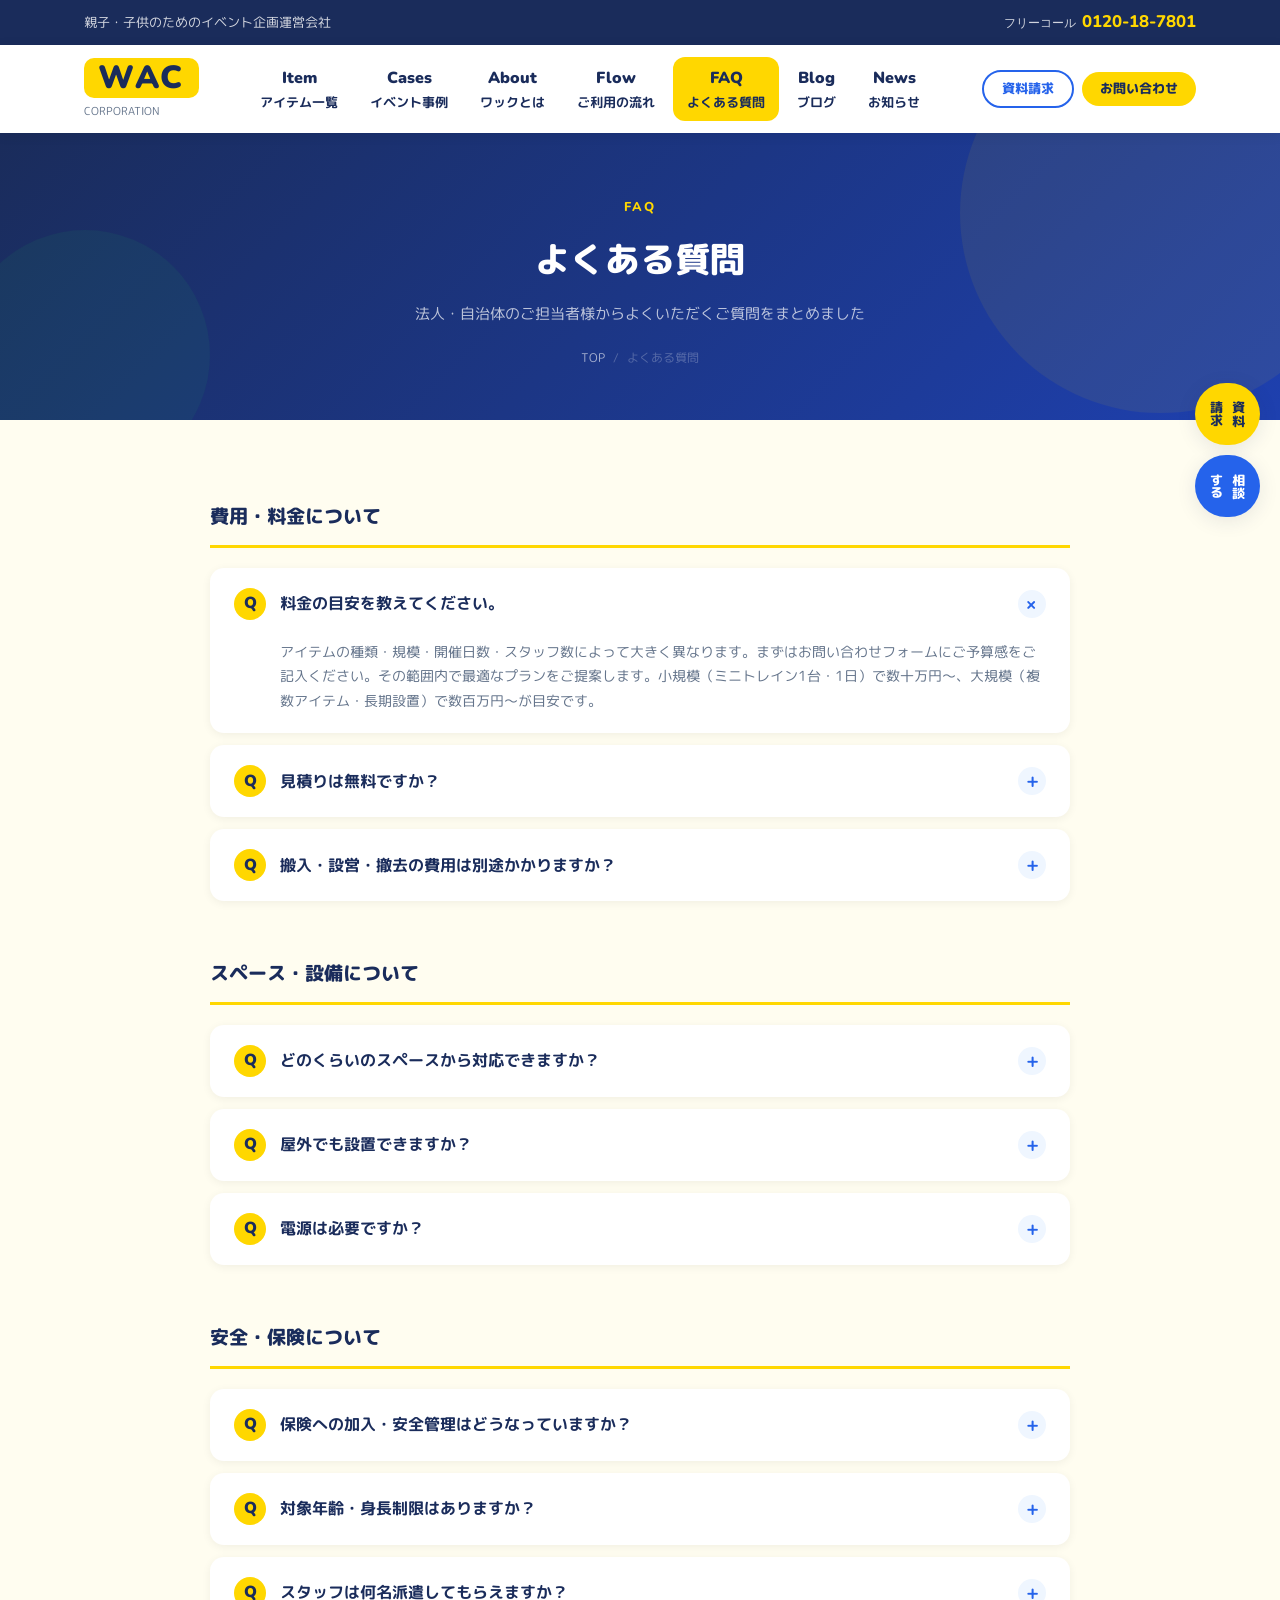
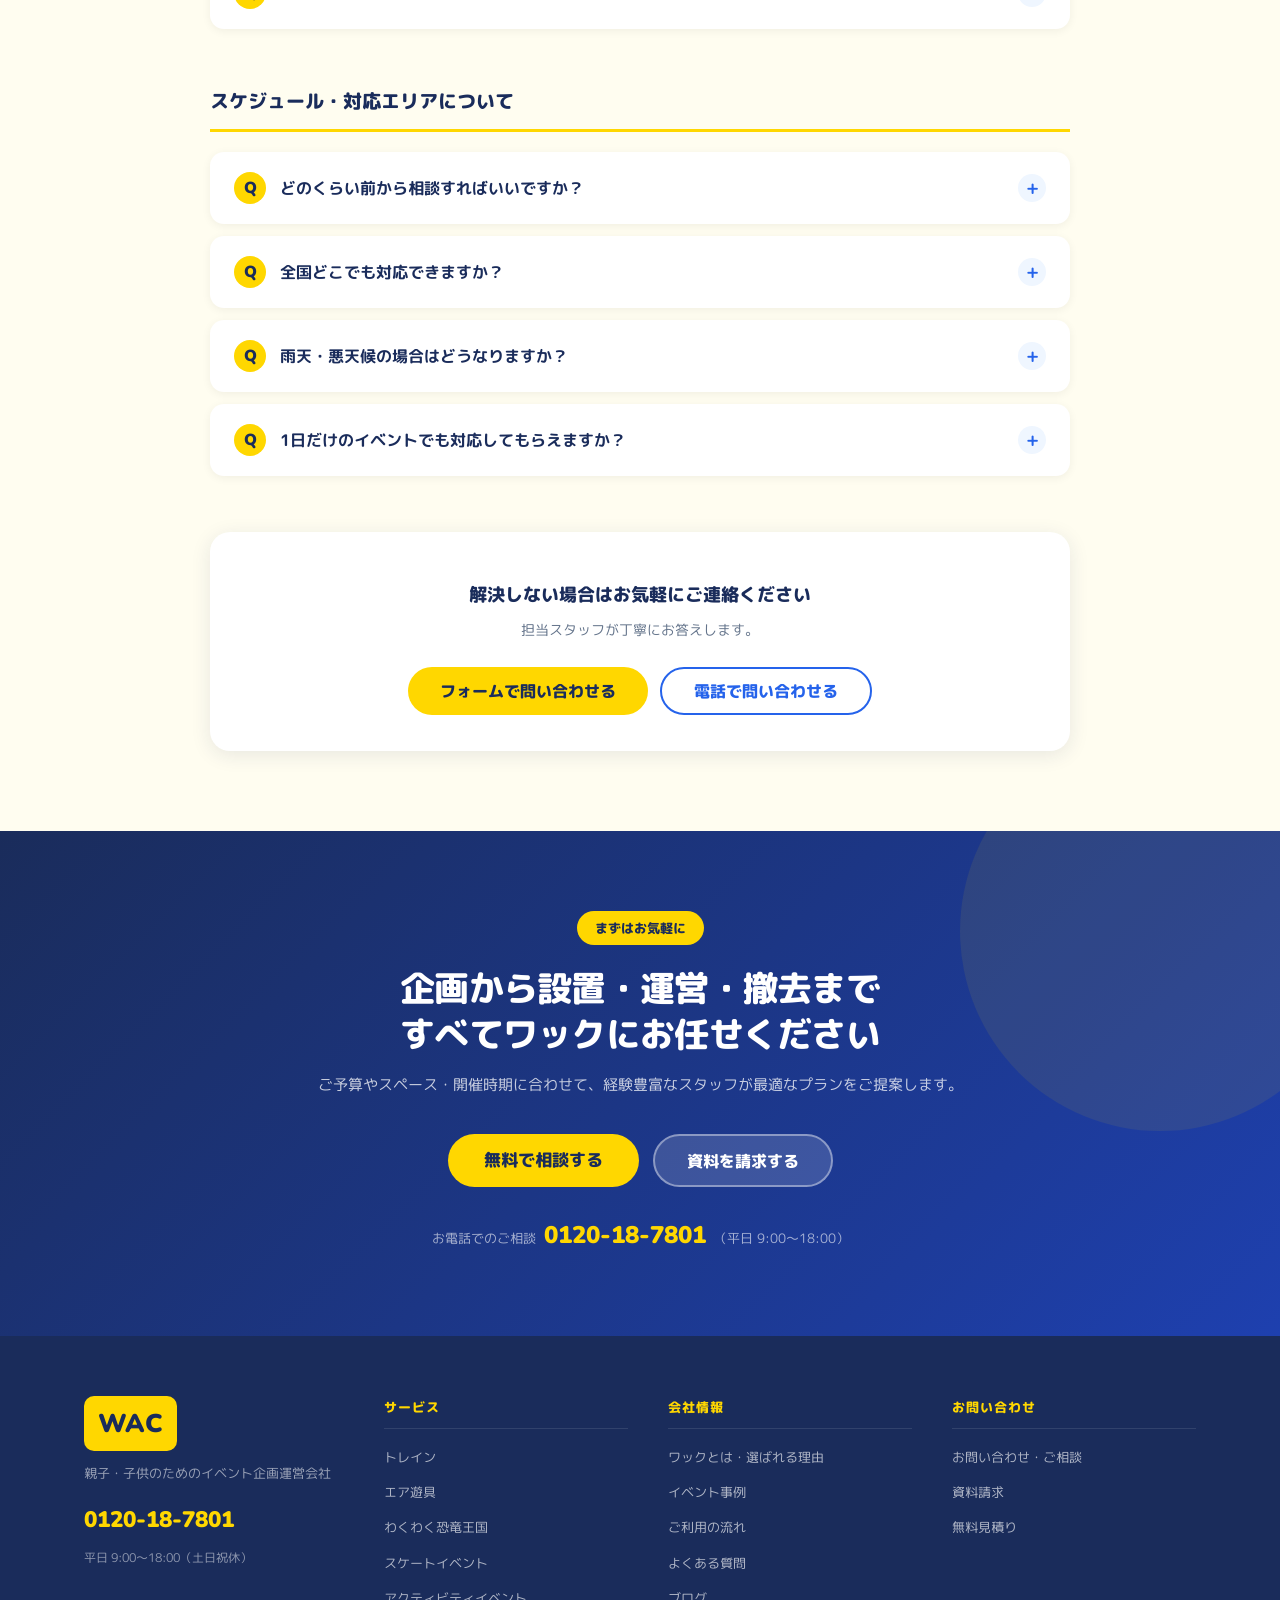
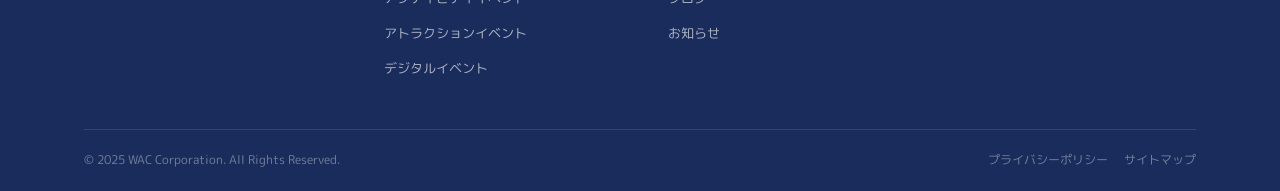
<file: faq.html>
<!DOCTYPE html>
<html lang="ja">
<head>
<meta charset="UTF-8">
<meta name="viewport" content="width=device-width, initial-scale=1.0">
<title>よくある質問 | 株式会社ワック</title>
<link rel="preconnect" href="https://fonts.googleapis.com">
<link href="https://fonts.googleapis.com/css2?family=M+PLUS+Rounded+1c:wght@400;500;700;800&family=Nunito:wght@700;800;900&display=swap" rel="stylesheet">
<link rel="stylesheet" href="style.css">
<style>.faq-section { padding: 80px 0; background: var(--bg-section); }
.faq-category { margin-bottom: 56px; }
.faq-category-title {
 display: flex; align-items: center; gap: 12px;
 font-size: 1.2rem; font-weight: 800; color: var(--navy);
 margin-bottom: 20px; padding-bottom: 12px;
 border-bottom: 3px solid var(--yellow);
}
.faq-category-icon { font-size: 1.6rem; }
</style>
</head>
<body> <div class="topbar"> <div class="container"> <span class="topbar-left">親子・子供のためのイベント企画運営会社</span> <span class="topbar-tel"><span>フリーコール</span>0120-18-7801</span> </div>
</div> <header> <div class="header-inner"> <a href="index.html" class="logo"><span class="logo-mark">WAC</span><span class="logo-sub">CORPORATION</span></a> <nav> <a href="items.html" class="nav-link"><span class="en">Item</span><span>アイテム一覧</span></a> <a href="cases.html" class="nav-link"><span class="en">Cases</span><span>イベント事例</span></a> <a href="why.html" class="nav-link"><span class="en">About</span><span>ワックとは</span></a> <a href="flow.html" class="nav-link"><span class="en">Flow</span><span>ご利用の流れ</span></a> <a href="faq.html" class="nav-link active"><span class="en">FAQ</span><span>よくある質問</span></a> <a href="blog.html" class="nav-link"><span class="en">Blog</span><span>ブログ</span></a> <a href="news.html" class="nav-link"><span class="en">News</span><span>お知らせ</span></a> </nav> <div class="nav-cta"> <a href="documents.html" class="btn btn-outline-blue btn-sm">資料請求</a> <a href="contact.html" class="btn btn-yellow btn-sm">お問い合わせ</a> </div> </div>
</header> <div class="float-cta"> <a href="documents.html" class="float-btn">資料<br>請求</a> <a href="contact.html" class="float-btn blue">相談<br>する</a>
</div> <div class="page-hero"> <span class="page-hero-en">FAQ</span> <h1>よくある質問</h1> <p>法人・自治体のご担当者様からよくいただくご質問をまとめました</p> <div class="breadcrumb"> <a href="index.html">TOP</a><span>/</span><span>よくある質問</span> </div>
</div> <section class="faq-section"> <div class="container"> <div class="faq-list" style="max-width:860px;"> <!-- カテゴリ：費用・料金 --> <div class="faq-category"> <div class="faq-category-title"> 費用・料金について </div> <div class="faq-item open"> <div class="faq-q"><span class="faq-icon q">Q</span>料金の目安を教えてください。<span class="faq-toggle">+</span></div> <div class="faq-a">アイテムの種類・規模・開催日数・スタッフ数によって大きく異なります。まずはお問い合わせフォームにご予算感をご記入ください。その範囲内で最適なプランをご提案します。小規模（ミニトレイン1台・1日）で数十万円〜、大規模（複数アイテム・長期設置）で数百万円〜が目安です。</div> </div> <div class="faq-item"> <div class="faq-q"><span class="faq-icon q">Q</span>見積りは無料ですか？<span class="faq-toggle">+</span></div> <div class="faq-a">はい、お見積りは完全無料です。何度でも再提案・修正に対応しますので、ご予算に合わせたプランになるまでお気軽にご相談ください。</div> </div> <div class="faq-item"> <div class="faq-q"><span class="faq-icon q">Q</span>搬入・設営・撤去の費用は別途かかりますか？<span class="faq-toggle">+</span></div> <div class="faq-a">基本的にはセット料金に含まれています。ただし、遠方への出張や特殊な搬入が必要な場合は別途費用が発生することがあります。事前にお見積りに明記しますので、追加請求はありません。</div> </div> </div> <!-- カテゴリ：スペース・設備 --> <div class="faq-category"> <div class="faq-category-title"> スペース・設備について </div> <div class="faq-item"> <div class="faq-q"><span class="faq-icon q">Q</span>どのくらいのスペースから対応できますか？<span class="faq-toggle">+</span></div> <div class="faq-a">ミニトレイン（2両編成）では約50㎡〜対応可能です。アイテムによって必要面積が異なりますので、会場の図面やサイズをお送りいただければ、最適なレイアウトをご提案します。</div> </div> <div class="faq-item"> <div class="faq-q"><span class="faq-icon q">Q</span>屋外でも設置できますか？<span class="faq-toggle">+</span></div> <div class="faq-a">はい、屋外イベントにも対応しています。ただし、アイテムによっては屋外設置不可のものがあります。また、風速・天候によって安全上の理由から運休になる場合があります。詳細はご相談ください。</div> </div> <div class="faq-item"> <div class="faq-q"><span class="faq-icon q">Q</span>電源は必要ですか？<span class="faq-toggle">+</span></div> <div class="faq-a">アイテムにより異なります。エア遊具や電動トレインは100V電源が必要です。電源確保が難しい場合は発電機のレンタルも手配できますので、ご相談ください。</div> </div> </div> <!-- カテゴリ：安全・保険 --> <div class="faq-category"> <div class="faq-category-title"> 安全・保険について </div> <div class="faq-item"> <div class="faq-q"><span class="faq-icon q">Q</span>保険への加入・安全管理はどうなっていますか？<span class="faq-toggle">+</span></div> <div class="faq-a">すべてのイベントで損害賠償保険に加入しており、万が一の事故にも対応できる体制を整えています。スタッフ全員が安全研修を修了しており、現場では責任者を必ず配置します。</div> </div> <div class="faq-item"> <div class="faq-q"><span class="faq-icon q">Q</span>対象年齢・身長制限はありますか？<span class="faq-toggle">+</span></div> <div class="faq-a">アイテムごとに対象年齢・身長制限を設けています。安全のため、制限を超える方のご利用はお断りする場合があります。詳細は各アイテムのご案内をご確認ください。</div> </div> <div class="faq-item"> <div class="faq-q"><span class="faq-icon q">Q</span>スタッフは何名派遣してもらえますか？<span class="faq-toggle">+</span></div> <div class="faq-a">イベントの規模・アイテム数・開催日数に応じて最適な人数をご提案します。安全を最優先に必要な人数を確保しますので、ご担当者様が運営に関与する必要はほぼありません。</div> </div> </div> <!-- カテゴリ：スケジュール・対応エリア --> <div class="faq-category"> <div class="faq-category-title"> スケジュール・対応エリアについて </div> <div class="faq-item"> <div class="faq-q"><span class="faq-icon q">Q</span>どのくらい前から相談すればいいですか？<span class="faq-toggle">+</span></div> <div class="faq-a">開催の1〜3ヶ月前を目安にご相談ください。夏（7〜8月）・冬（12〜1月）は特に混み合いますので、早めのご相談をおすすめします。急ぎの場合もご相談ください。</div> </div> <div class="faq-item"> <div class="faq-q"><span class="faq-icon q">Q</span>全国どこでも対応できますか？<span class="faq-toggle">+</span></div> <div class="faq-a">はい、北海道から沖縄まで全国47都道府県に対応しています。離島・遠方の場合は交通費・宿泊費が別途かかることがありますが、事前にお見積りに含めてご提示します。</div> </div> <div class="faq-item"> <div class="faq-q"><span class="faq-icon q">Q</span>雨天・悪天候の場合はどうなりますか？<span class="faq-toggle">+</span></div> <div class="faq-a">屋外イベントの場合、雨天時の対応（中止・延期・テント設置等）については事前にご相談のうえ取り決めを行います。当日の天候に応じた臨機応変な対応も可能です。</div> </div> <div class="faq-item"> <div class="faq-q"><span class="faq-icon q">Q</span>1日だけのイベントでも対応してもらえますか？<span class="faq-toggle">+</span></div> <div class="faq-a">はい、1日単位から対応しています。ただし、アイテムの種類によっては最低設置日数が設けられている場合があります。詳細はお問い合わせ時にご確認ください。</div> </div> </div> </div> <!-- まだ解決しない場合 --> <div style="max-width:860px;margin:48px auto 0;background:#fff;border-radius:20px;padding:36px;text-align:center;box-shadow:var(--shadow);"> <div style="font-size:2rem;margin-bottom:12px;"></div> <div style="font-size:1.1rem;font-weight:800;color:var(--navy);margin-bottom:8px;">解決しない場合はお気軽にご連絡ください</div> <p style="font-size:.9rem;color:var(--gray);margin-bottom:24px;">担当スタッフが丁寧にお答えします。</p> <div style="display:flex;gap:12px;justify-content:center;flex-wrap:wrap;"> <a href="contact.html" class="btn btn-yellow">フォームで問い合わせる</a> <a href="tel:012018780" class="btn btn-outline-blue">電話で問い合わせる</a> </div> </div> </div>
</section> <!-- CTA -->
<section class="cta-banner"> <div class="cta-inner"> <span class="cta-label">まずはお気軽に</span> <h2 class="cta-h2">企画から設置・運営・撤去まで<br>すべてワックにお任せください</h2> <p class="cta-desc">ご予算やスペース・開催時期に合わせて、経験豊富なスタッフが最適なプランをご提案します。</p> <div class="cta-btns"> <a href="contact.html" class="btn btn-yellow" style="font-size:1.05rem;padding:18px 36px;">無料で相談する</a> <a href="contact.html" class="btn" style="background:rgba(255,255,255,.15);color:#fff;border:2px solid rgba(255,255,255,.4);">資料を請求する</a> </div> <div class="cta-tel">お電話でのご相談<strong>0120-18-7801</strong>（平日 9:00〜18:00）</div> </div>
</section> <footer> <div class="container"> <div class="footer-top"> <div> <div class="footer-logo-mark">WAC</div> <p class="footer-tagline">親子・子供のためのイベント企画運営会社</p> <span class="footer-tel-num">0120-18-7801</span> <span class="footer-hours">平日 9:00〜18:00（土日祝休）</span> </div> <div class="footer-col"><h4>サービス</h4><ul> <li><a href="items.html#train">トレイン</a></li> <li><a href="items.html#air">エア遊具</a></li> <li><a href="items.html#dino">わくわく恐竜王国</a></li> <li><a href="items.html#skate">スケートイベント</a></li> <li><a href="items.html#activity">アクティビティイベント</a></li> <li><a href="items.html#attract">アトラクションイベント</a></li> <li><a href="items.html#digital">デジタルイベント</a></li> </ul></div> <div class="footer-col"><h4>会社情報</h4><ul> <li><a href="why.html">ワックとは・選ばれる理由</a></li> <li><a href="cases.html">イベント事例</a></li> <li><a href="flow.html">ご利用の流れ</a></li> <li><a href="faq.html">よくある質問</a></li> <li><a href="blog.html">ブログ</a></li> <li><a href="news.html">お知らせ</a></li> </ul></div> <div class="footer-col"><h4>お問い合わせ</h4><ul> <li><a href="contact.html">お問い合わせ・ご相談</a></li> <li><a href="documents.html">資料請求</a></li> <li><a href="contact.html">無料見積り</a></li> </ul></div> </div> <div class="footer-bottom"> <div>© 2025 WAC Corporation. All Rights Reserved.</div> <div style="display:flex;gap:16px;"><a href="#">プライバシーポリシー</a><a href="#">サイトマップ</a></div> </div> </div>
</footer> <script>document.querySelectorAll('.faq-q').forEach(q =>{
 q.addEventListener('click', () =>q.closest('.faq-item').classList.toggle('open'));
});
</script>
</body>
</html>
</file>
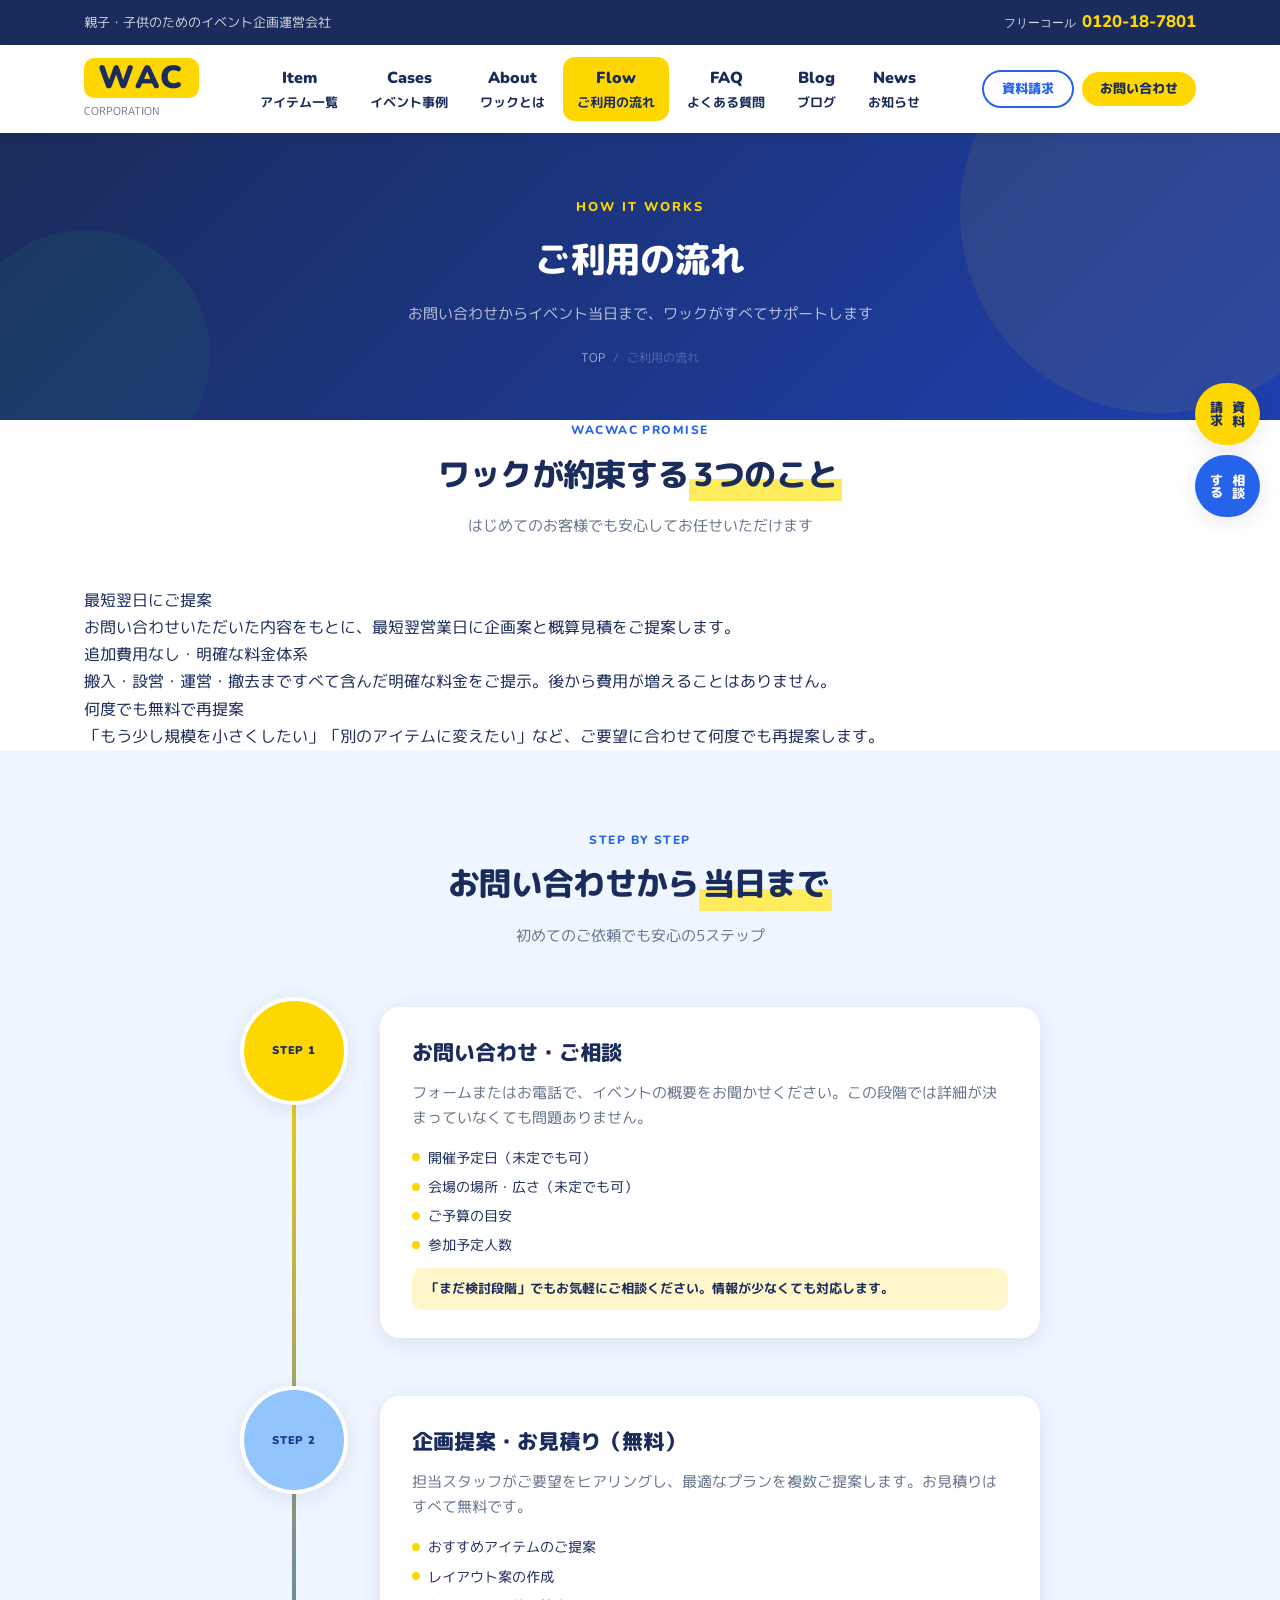
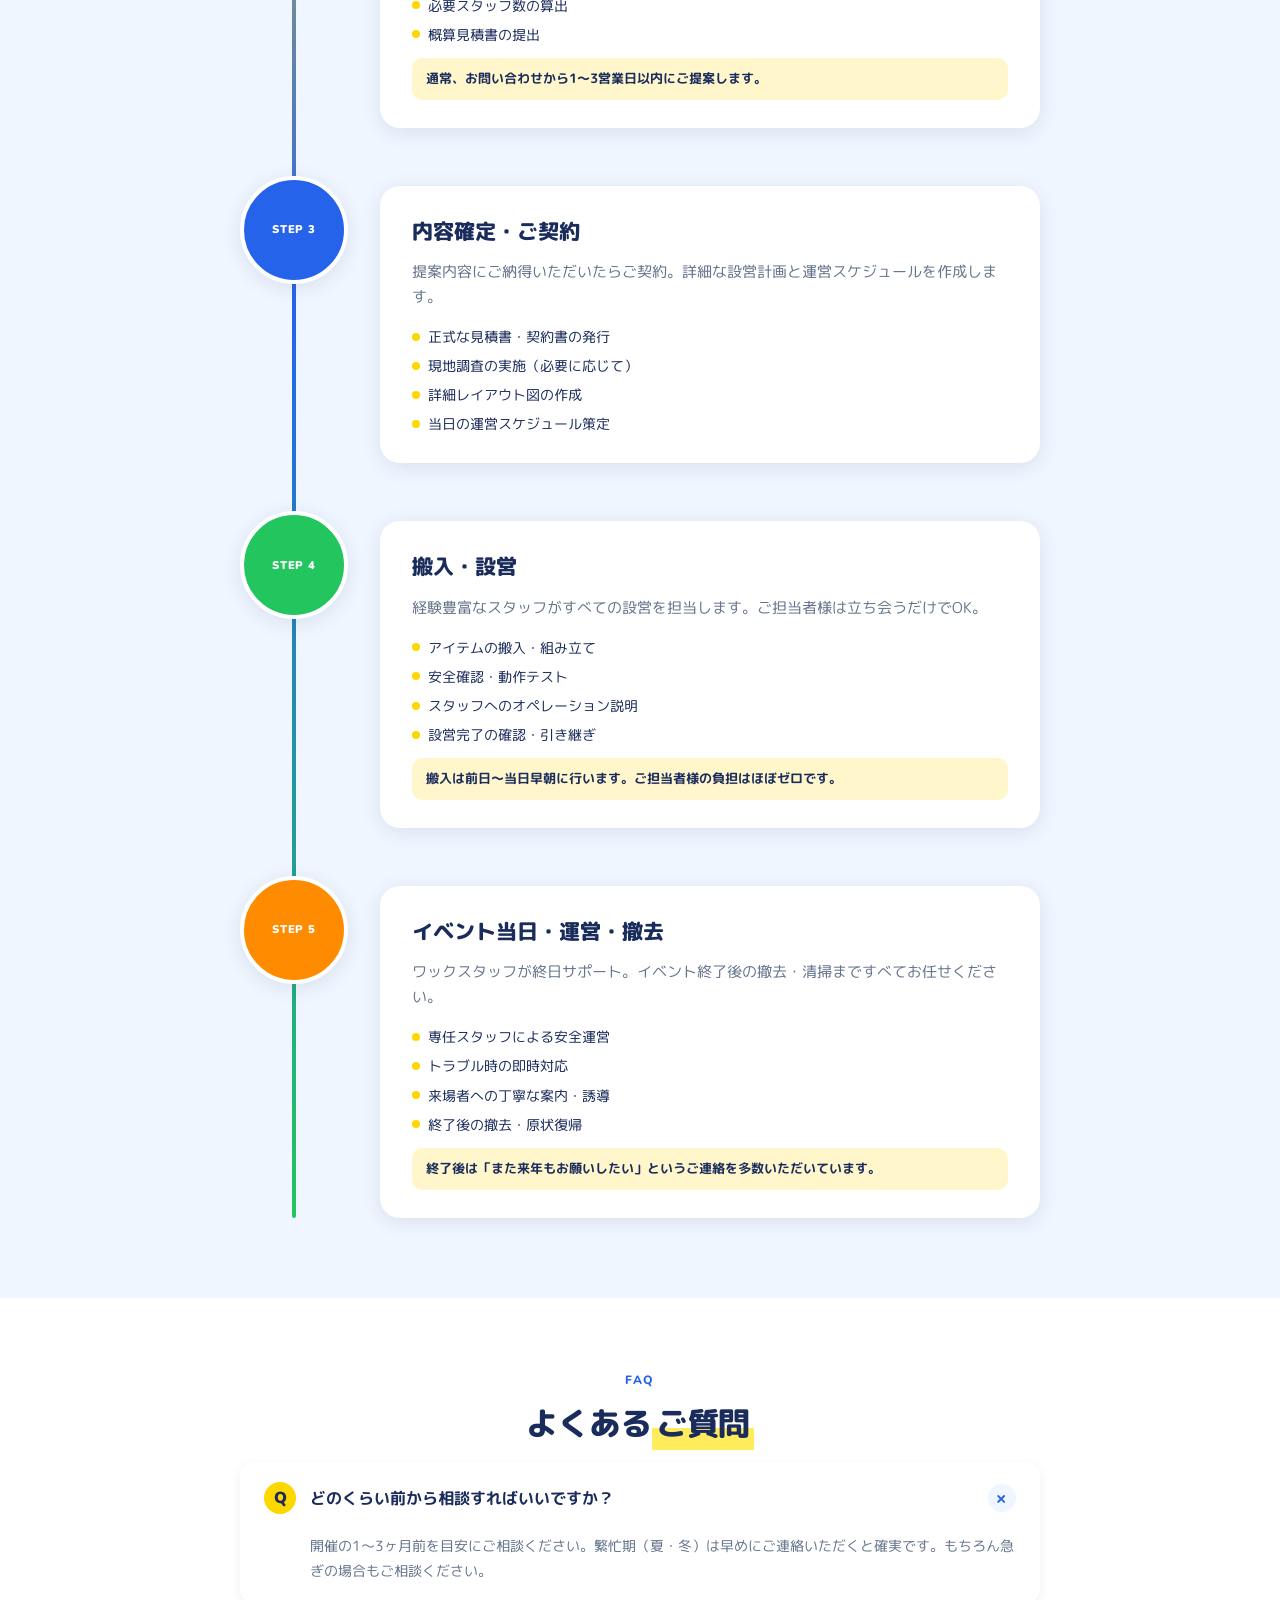
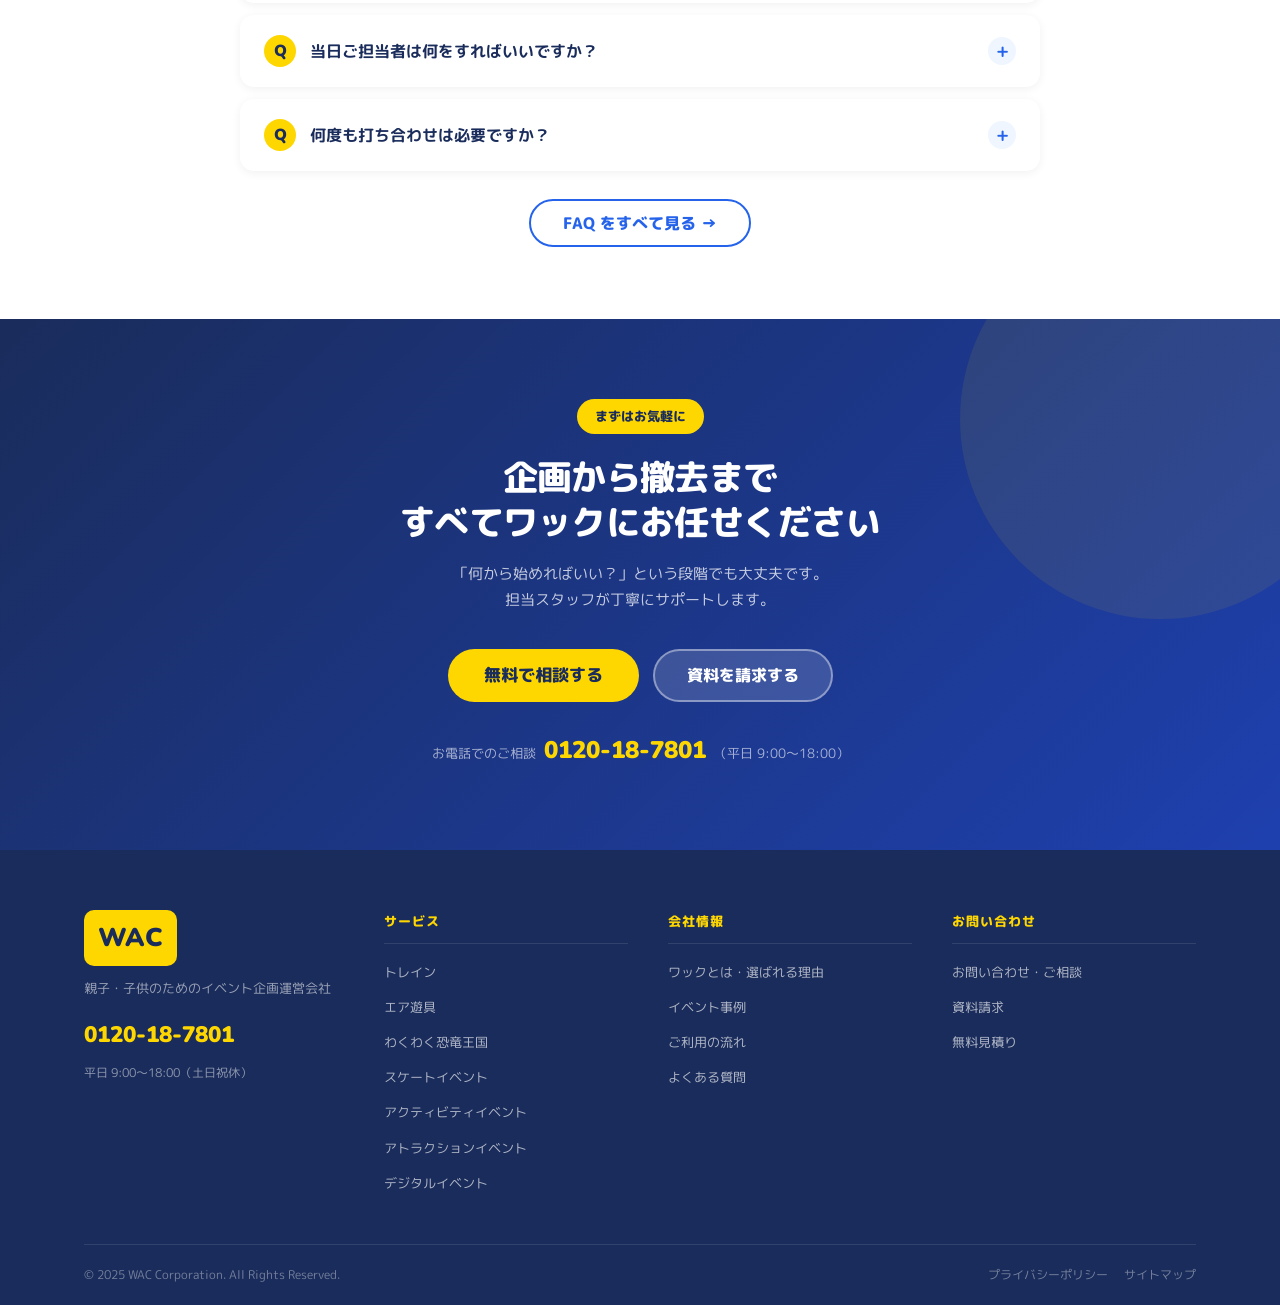
<file: flow.html>
<!DOCTYPE html>
<html lang="ja">
<head>
<meta charset="UTF-8">
<meta name="viewport" content="width=device-width, initial-scale=1.0">
<title>ご利用の流れ | 株式会社ワック</title>
<link rel="preconnect" href="https://fonts.googleapis.com">
<link href="https://fonts.googleapis.com/css2?family=M+PLUS+Rounded+1c:wght@400;500;700;800&family=Nunito:wght@700;800;900&display=swap" rel="stylesheet">
<link rel="stylesheet" href="style.css">
<style>.flow-section { padding: 80px 0; background: var(--blue-light); }

.flow-timeline { max-width: 800px; margin: 0 auto; position: relative; }
.flow-timeline::before {
 content: ''; position: absolute; left: 52px; top: 0; bottom: 0;
 width: 4px; background: linear-gradient(to bottom, var(--yellow), var(--blue), var(--green));
 border-radius: 4px;
}
.flow-step-item {
 display: flex; gap: 32px; align-items: flex-start;
 margin-bottom: 48px; position: relative;
}
.flow-step-item:last-child { margin-bottom: 0; }
.flow-step-circle {
 width: 108px; height: 108px; border-radius: 50%; flex-shrink: 0;
 display: flex; flex-direction: column; align-items: center; justify-content: center;
 box-shadow: var(--shadow); border: 4px solid #fff; position: relative; z-index: 1;
}
.flow-step-circle.s1 { background: var(--yellow); color: var(--navy); }
.flow-step-circle.s2 { background: #93C5FD; color: #1e3a8a; }
.flow-step-circle.s3 { background: var(--blue); color: #fff; }
.flow-step-circle.s4 { background: var(--green); color: #fff; }
.flow-step-circle.s5 { background: var(--orange); color: #fff; }
.flow-step-num { font-family: 'Nunito', sans-serif; font-size: .7rem; font-weight: 900; letter-spacing: .08em; }
.flow-step-icon { font-size: 2rem; }
.flow-step-body {
 flex: 1; background: #fff; border-radius: 20px; padding: 28px 32px;
 box-shadow: var(--shadow); margin-top: 10px;
}
.flow-step-title { font-size: 1.3rem; font-weight: 800; color: var(--navy); margin-bottom: 10px; }
.flow-step-desc { font-size: .92rem; color: var(--gray); margin-bottom: 16px; }
.flow-step-points { list-style: none; display: flex; flex-direction: column; gap: 6px; }
.flow-step-points li {
 font-size: .85rem; color: var(--navy); display: flex; align-items: center; gap: 8px;
}
.flow-step-points li::before {
 content: ''; width: 8px; height: 8px; border-radius: 50%;
 background: var(--yellow); flex-shrink: 0;
}
.flow-step-note {
 margin-top: 12px; padding: 10px 14px; background: var(--yellow-light);
 border-radius: 10px; font-size: .8rem; color: var(--navy); font-weight: 600;
}

/* POINT BOXES -->.points-section { padding: 72px 0; background: #fff; }
.points-grid { display: grid; grid-template-columns: repeat(3,1fr); gap: 24px; }
.point-card {
 background: var(--bg-section); border-radius: var(--radius-card);
 padding: 32px 24px; text-align: center; box-shadow: var(--shadow);
 border-top: 4px solid var(--yellow);
}
.point-icon { font-size: 2.8rem; margin-bottom: 12px; }
.point-title { font-size: 1.05rem; font-weight: 800; color: var(--navy); margin-bottom: 10px; }
.point-desc { font-size: .85rem; color: var(--gray); }

@media(max-width:768px) {
 .flow-timeline::before { left: 40px; }
 .flow-step-circle { width: 84px; height: 84px; }
 .flow-step-icon { font-size: 1.6rem; }
 .points-grid { grid-template-columns: 1fr; }
}
</style>
</head>
<body> <div class="topbar"> <div class="container"> <span class="topbar-left">親子・子供のためのイベント企画運営会社</span> <span class="topbar-tel"><span>フリーコール</span>0120-18-7801</span> </div>
</div> <header> <div class="header-inner"> <a href="index.html" class="logo"><span class="logo-mark">WAC</span><span class="logo-sub">CORPORATION</span></a> <nav> <a href="items.html" class="nav-link"><span class="en">Item</span><span>アイテム一覧</span></a> <a href="cases.html" class="nav-link"><span class="en">Cases</span><span>イベント事例</span></a> <a href="why.html" class="nav-link"><span class="en">About</span><span>ワックとは</span></a> <a href="flow.html" class="nav-link active"><span class="en">Flow</span><span>ご利用の流れ</span></a> <a href="faq.html" class="nav-link"><span class="en">FAQ</span><span>よくある質問</span></a> <a href="blog.html" class="nav-link"><span class="en">Blog</span><span>ブログ</span></a> <a href="news.html" class="nav-link"><span class="en">News</span><span>お知らせ</span></a> </nav> <div class="nav-cta"> <a href="documents.html" class="btn btn-outline-blue btn-sm">資料請求</a> <a href="contact.html" class="btn btn-yellow btn-sm">お問い合わせ</a> </div> </div>
</header> <div class="float-cta"> <a href="documents.html" class="float-btn">資料<br>請求</a> <a href="contact.html" class="float-btn blue">相談<br>する</a>
</div> <div class="page-hero"> <span class="page-hero-en">How It Works</span> <h1>ご利用の流れ</h1> <p>お問い合わせからイベント当日まで、ワックがすべてサポートします</p> <div class="breadcrumb"> <a href="index.html">TOP</a><span>/</span><span>ご利用の流れ</span> </div>
</div> <!-- POINTS -->
<section class="points-section"> <div class="container"> <span class="badge-en">WACWAC Promise</span> <h2 class="section-title">ワックが約束する<span>3つのこと</span></h2> <p class="section-sub">はじめてのお客様でも安心してお任せいただけます</p> <div class="points-grid"> <div class="point-card"> <div class="point-icon"></div> <div class="point-title">最短翌日にご提案</div> <div class="point-desc">お問い合わせいただいた内容をもとに、最短翌営業日に企画案と概算見積をご提案します。</div> </div> <div class="point-card"> <div class="point-icon"></div> <div class="point-title">追加費用なし・明確な料金体系</div> <div class="point-desc">搬入・設営・運営・撤去まですべて含んだ明確な料金をご提示。後から費用が増えることはありません。</div> </div> <div class="point-card"> <div class="point-icon"></div> <div class="point-title">何度でも無料で再提案</div> <div class="point-desc">「もう少し規模を小さくしたい」「別のアイテムに変えたい」など、ご要望に合わせて何度でも再提案します。</div> </div> </div> </div>
</section> <!-- FLOW -->
<section class="flow-section"> <div class="container"> <span class="badge-en">Step by Step</span> <h2 class="section-title">お問い合わせから<span>当日まで</span></h2> <p class="section-sub">初めてのご依頼でも安心の5ステップ</p> <div class="flow-timeline"> <div class="flow-step-item"> <div class="flow-step-circle s1"> <div class="flow-step-num">STEP 1</div> <div class="flow-step-icon"></div> </div> <div class="flow-step-body"> <div class="flow-step-title">お問い合わせ・ご相談</div> <p class="flow-step-desc">フォームまたはお電話で、イベントの概要をお聞かせください。この段階では詳細が決まっていなくても問題ありません。</p> <ul class="flow-step-points"> <li>開催予定日（未定でも可）</li> <li>会場の場所・広さ（未定でも可）</li> <li>ご予算の目安</li> <li>参加予定人数</li> </ul> <div class="flow-step-note">「まだ検討段階」でもお気軽にご相談ください。情報が少なくても対応します。</div> </div> </div> <div class="flow-step-item"> <div class="flow-step-circle s2"> <div class="flow-step-num">STEP 2</div> <div class="flow-step-icon"></div> </div> <div class="flow-step-body"> <div class="flow-step-title">企画提案・お見積り（無料）</div> <p class="flow-step-desc">担当スタッフがご要望をヒアリングし、最適なプランを複数ご提案します。お見積りはすべて無料です。</p> <ul class="flow-step-points"> <li>おすすめアイテムのご提案</li> <li>レイアウト案の作成</li> <li>必要スタッフ数の算出</li> <li>概算見積書の提出</li> </ul> <div class="flow-step-note">通常、お問い合わせから1〜3営業日以内にご提案します。</div> </div> </div> <div class="flow-step-item"> <div class="flow-step-circle s3"> <div class="flow-step-num">STEP 3</div> <div class="flow-step-icon"></div> </div> <div class="flow-step-body"> <div class="flow-step-title">内容確定・ご契約</div> <p class="flow-step-desc">提案内容にご納得いただいたらご契約。詳細な設営計画と運営スケジュールを作成します。</p> <ul class="flow-step-points"> <li>正式な見積書・契約書の発行</li> <li>現地調査の実施（必要に応じて）</li> <li>詳細レイアウト図の作成</li> <li>当日の運営スケジュール策定</li> </ul> </div> </div> <div class="flow-step-item"> <div class="flow-step-circle s4"> <div class="flow-step-num">STEP 4</div> <div class="flow-step-icon"></div> </div> <div class="flow-step-body"> <div class="flow-step-title">搬入・設営</div> <p class="flow-step-desc">経験豊富なスタッフがすべての設営を担当します。ご担当者様は立ち会うだけでOK。</p> <ul class="flow-step-points"> <li>アイテムの搬入・組み立て</li> <li>安全確認・動作テスト</li> <li>スタッフへのオペレーション説明</li> <li>設営完了の確認・引き継ぎ</li> </ul> <div class="flow-step-note">搬入は前日〜当日早朝に行います。ご担当者様の負担はほぼゼロです。</div> </div> </div> <div class="flow-step-item"> <div class="flow-step-circle s5"> <div class="flow-step-num">STEP 5</div> <div class="flow-step-icon"></div> </div> <div class="flow-step-body"> <div class="flow-step-title">イベント当日・運営・撤去</div> <p class="flow-step-desc">ワックスタッフが終日サポート。イベント終了後の撤去・清掃まですべてお任せください。</p> <ul class="flow-step-points"> <li>専任スタッフによる安全運営</li> <li>トラブル時の即時対応</li> <li>来場者への丁寧な案内・誘導</li> <li>終了後の撤去・原状復帰</li> </ul> <div class="flow-step-note">終了後は「また来年もお願いしたい」というご連絡を多数いただいています。</div> </div> </div> </div> </div>
</section> <!-- FAQ PREVIEW -->
<section style="padding:72px 0;background:#fff;"> <div class="container"> <span class="badge-en">FAQ</span> <h2 class="section-title">よくある<span>ご質問</span></h2> <div class="faq-list"> <div class="faq-item open"> <div class="faq-q"><span class="faq-icon q">Q</span>どのくらい前から相談すればいいですか？<span class="faq-toggle">+</span></div> <div class="faq-a">開催の1〜3ヶ月前を目安にご相談ください。繁忙期（夏・冬）は早めにご連絡いただくと確実です。もちろん急ぎの場合もご相談ください。</div> </div> <div class="faq-item"> <div class="faq-q"><span class="faq-icon q">Q</span>当日ご担当者は何をすればいいですか？<span class="faq-toggle">+</span></div> <div class="faq-a">基本的に立ち会っていただくだけで結構です。運営・誘導・安全管理はすべてワックスタッフが担当します。何かあればすぐにご連絡できる体制を取っています。</div> </div> <div class="faq-item"> <div class="faq-q"><span class="faq-icon q">Q</span>何度も打ち合わせは必要ですか？<span class="faq-toggle">+</span></div> <div class="faq-a">多くの場合、オンラインまたはお電話での打ち合わせ2〜3回で完結します。遠方の場合も現地出張が必要ない場合がほとんどです。</div> </div> </div> <div style="text-align:center;margin-top:28px;"> <a href="faq.html" class="btn btn-outline-blue">FAQ をすべて見る →</a> </div> </div>
</section> <!-- CTA -->
<section class="cta-banner"> <div class="cta-inner"> <span class="cta-label">まずはお気軽に</span> <h2 class="cta-h2">企画から撤去まで<br>すべてワックにお任せください</h2> <p class="cta-desc">「何から始めればいい？」という段階でも大丈夫です。<br>担当スタッフが丁寧にサポートします。</p> <div class="cta-btns"> <a href="contact.html" class="btn btn-yellow" style="font-size:1.05rem;padding:18px 36px;">無料で相談する</a> <a href="contact.html" class="btn" style="background:rgba(255,255,255,.15);color:#fff;border:2px solid rgba(255,255,255,.4);">資料を請求する</a> </div> <div class="cta-tel">お電話でのご相談<strong>0120-18-7801</strong>（平日 9:00〜18:00）</div> </div>
</section> <footer> <div class="container"> <div class="footer-top"> <div> <div class="footer-logo-mark">WAC</div> <p class="footer-tagline">親子・子供のためのイベント企画運営会社</p> <span class="footer-tel-num">0120-18-7801</span> <span class="footer-hours">平日 9:00〜18:00（土日祝休）</span> </div> <div class="footer-col"><h4>サービス</h4><ul> <li><a href="items.html#train">トレイン</a></li> <li><a href="items.html#air">エア遊具</a></li> <li><a href="items.html#dino">わくわく恐竜王国</a></li> <li><a href="items.html#skate">スケートイベント</a></li> <li><a href="items.html#activity">アクティビティイベント</a></li> <li><a href="items.html#attract">アトラクションイベント</a></li> <li><a href="items.html#digital">デジタルイベント</a></li> </ul></div> <div class="footer-col"><h4>会社情報</h4><ul> <li><a href="why.html">ワックとは・選ばれる理由</a></li> <li><a href="cases.html">イベント事例</a></li> <li><a href="flow.html">ご利用の流れ</a></li> <li><a href="faq.html">よくある質問</a></li> </ul></div> <div class="footer-col"><h4>お問い合わせ</h4><ul> <li><a href="contact.html">お問い合わせ・ご相談</a></li> <li><a href="documents.html">資料請求</a></li> <li><a href="contact.html">無料見積り</a></li> </ul></div> </div> <div class="footer-bottom"> <div>© 2025 WAC Corporation. All Rights Reserved.</div> <div style="display:flex;gap:16px;"><a href="#">プライバシーポリシー</a><a href="#">サイトマップ</a></div> </div> </div>
</footer> <script>document.querySelectorAll('.faq-q').forEach(q =>{
 q.addEventListener('click', () =>q.closest('.faq-item').classList.toggle('open'));
});
</script>
</body>
</html>
</file>
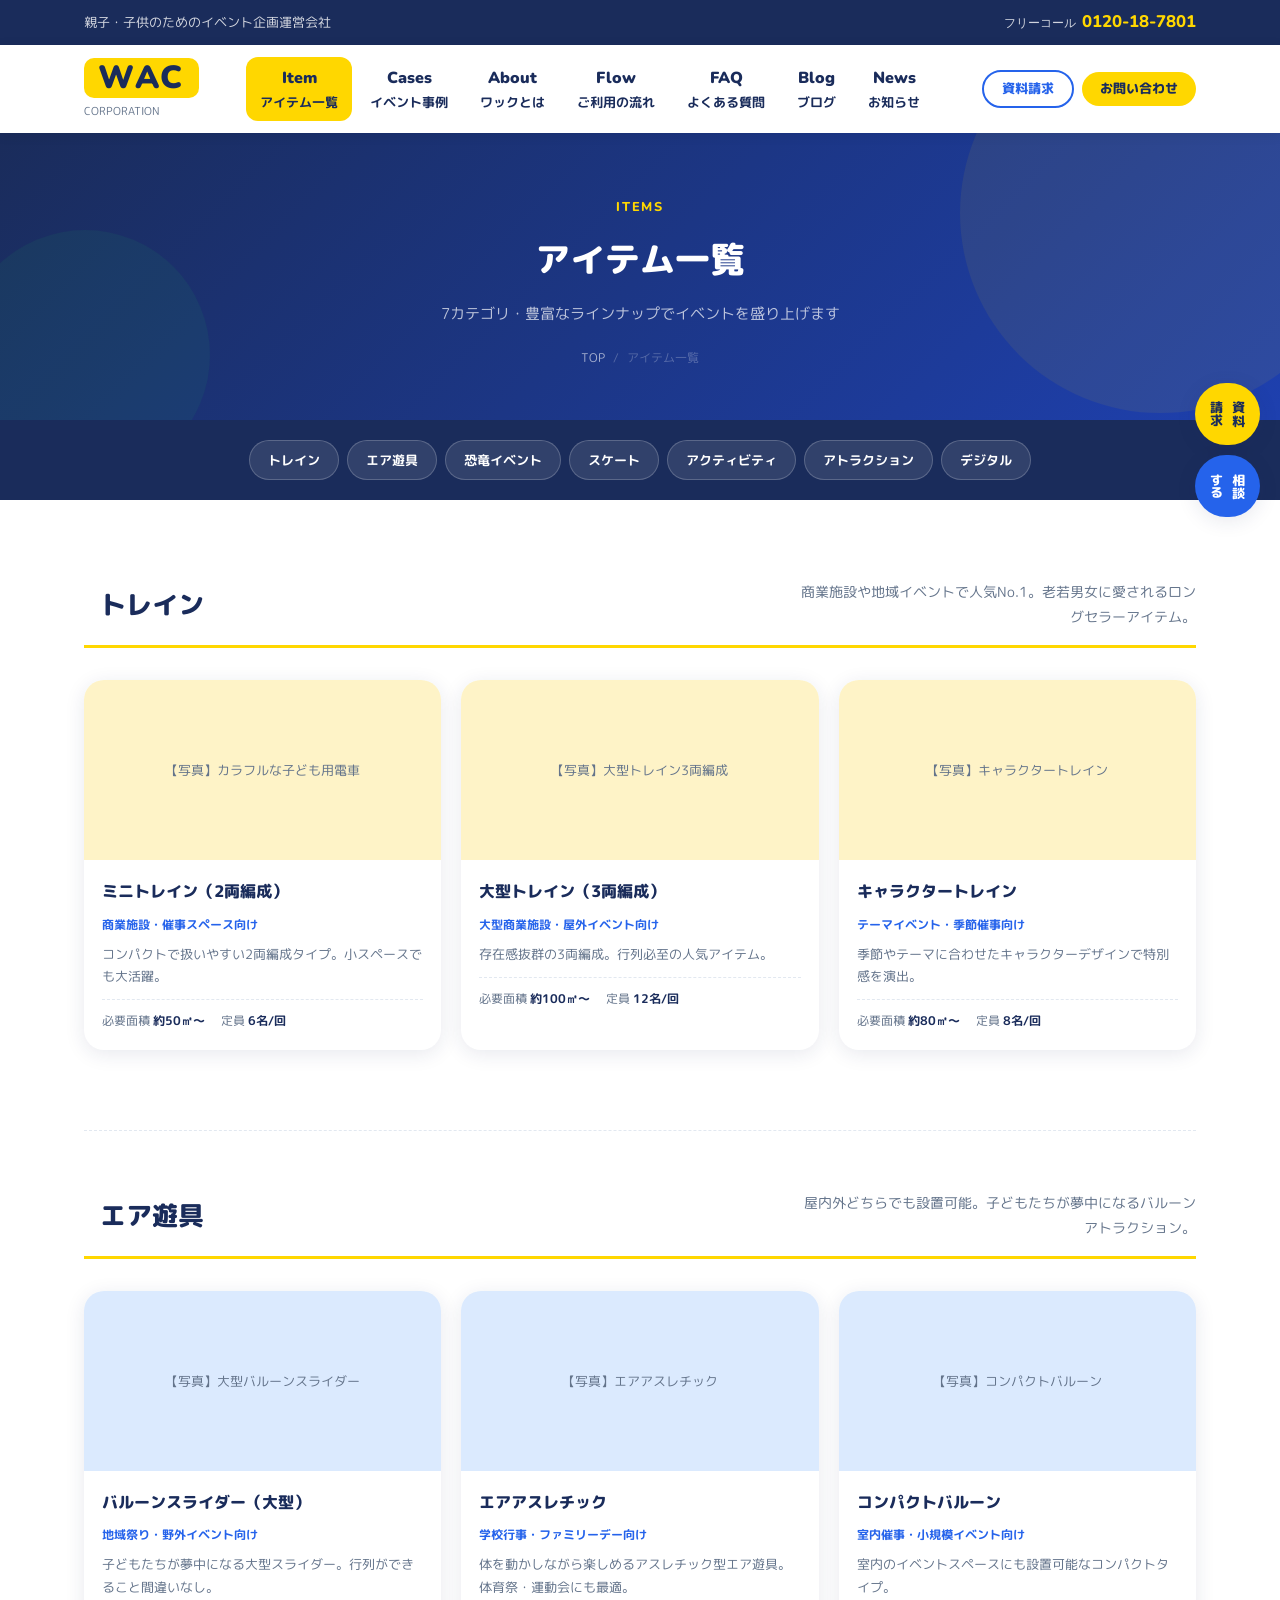
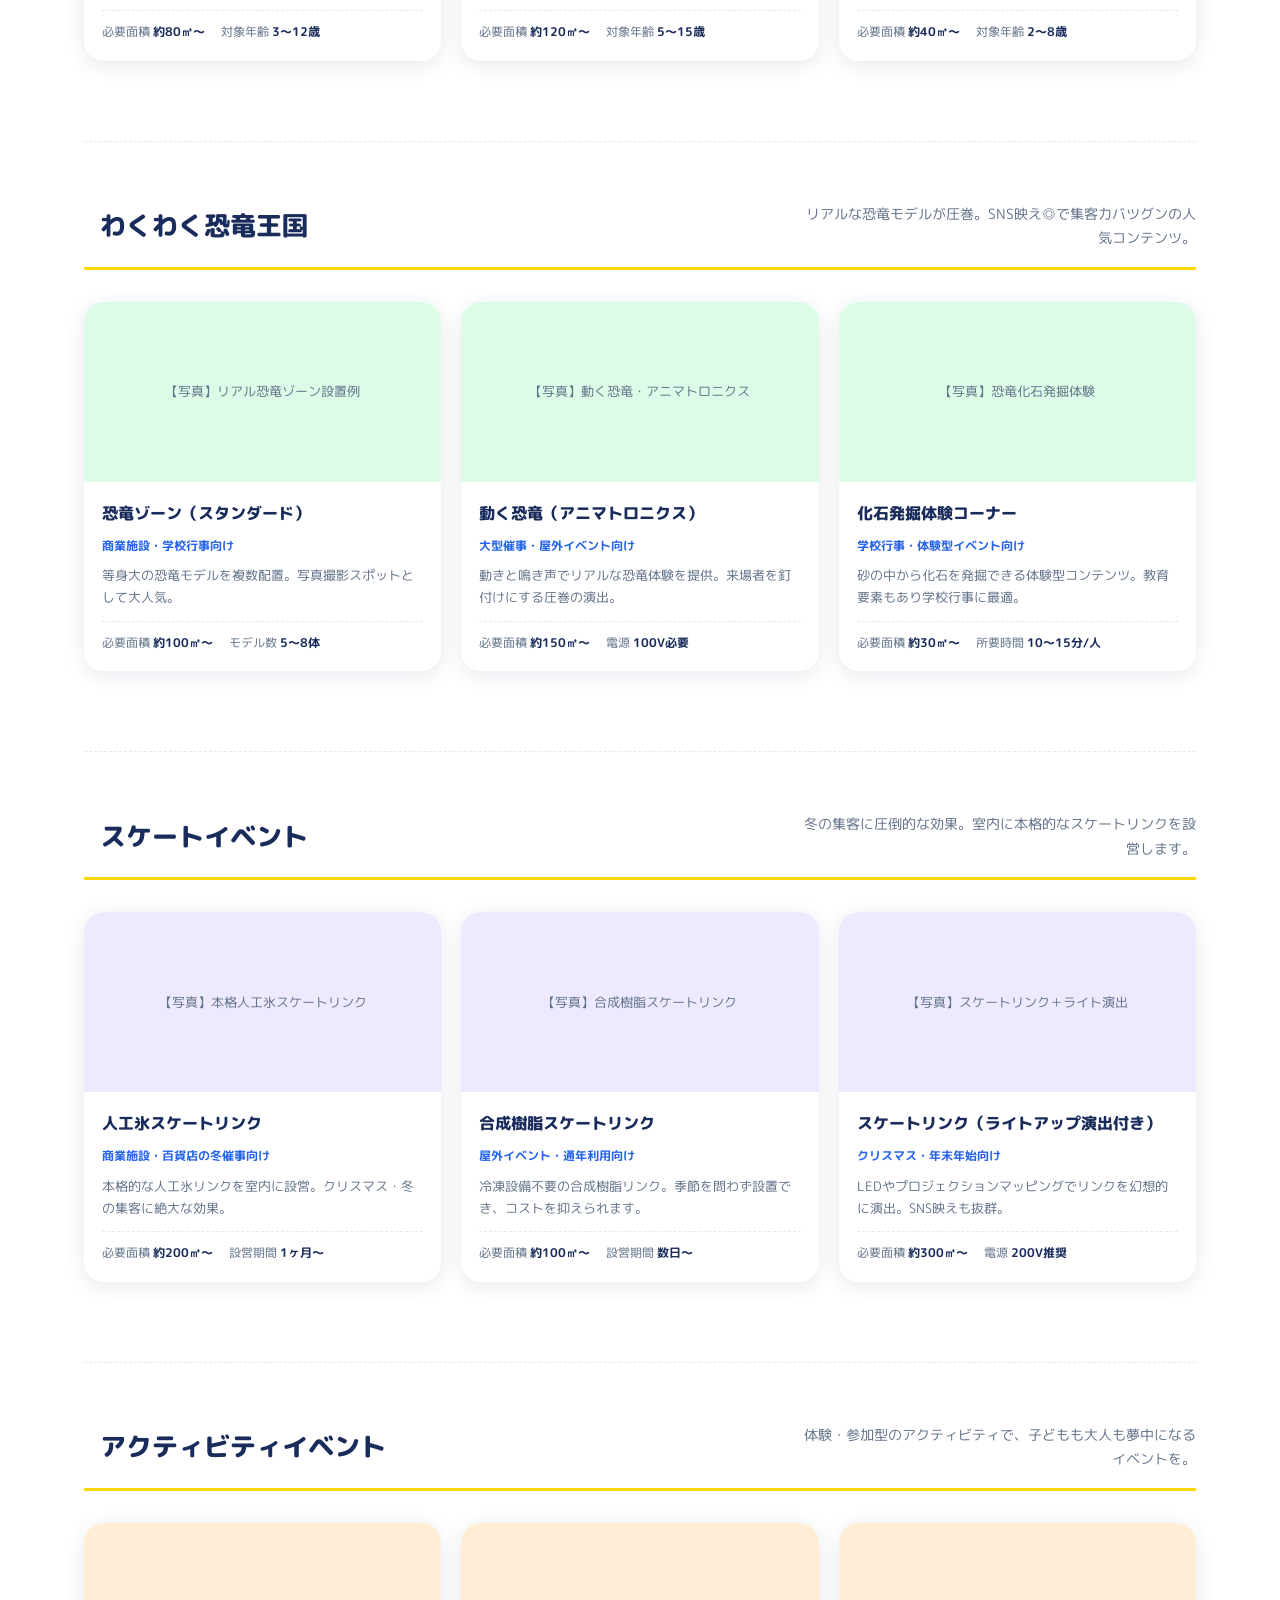
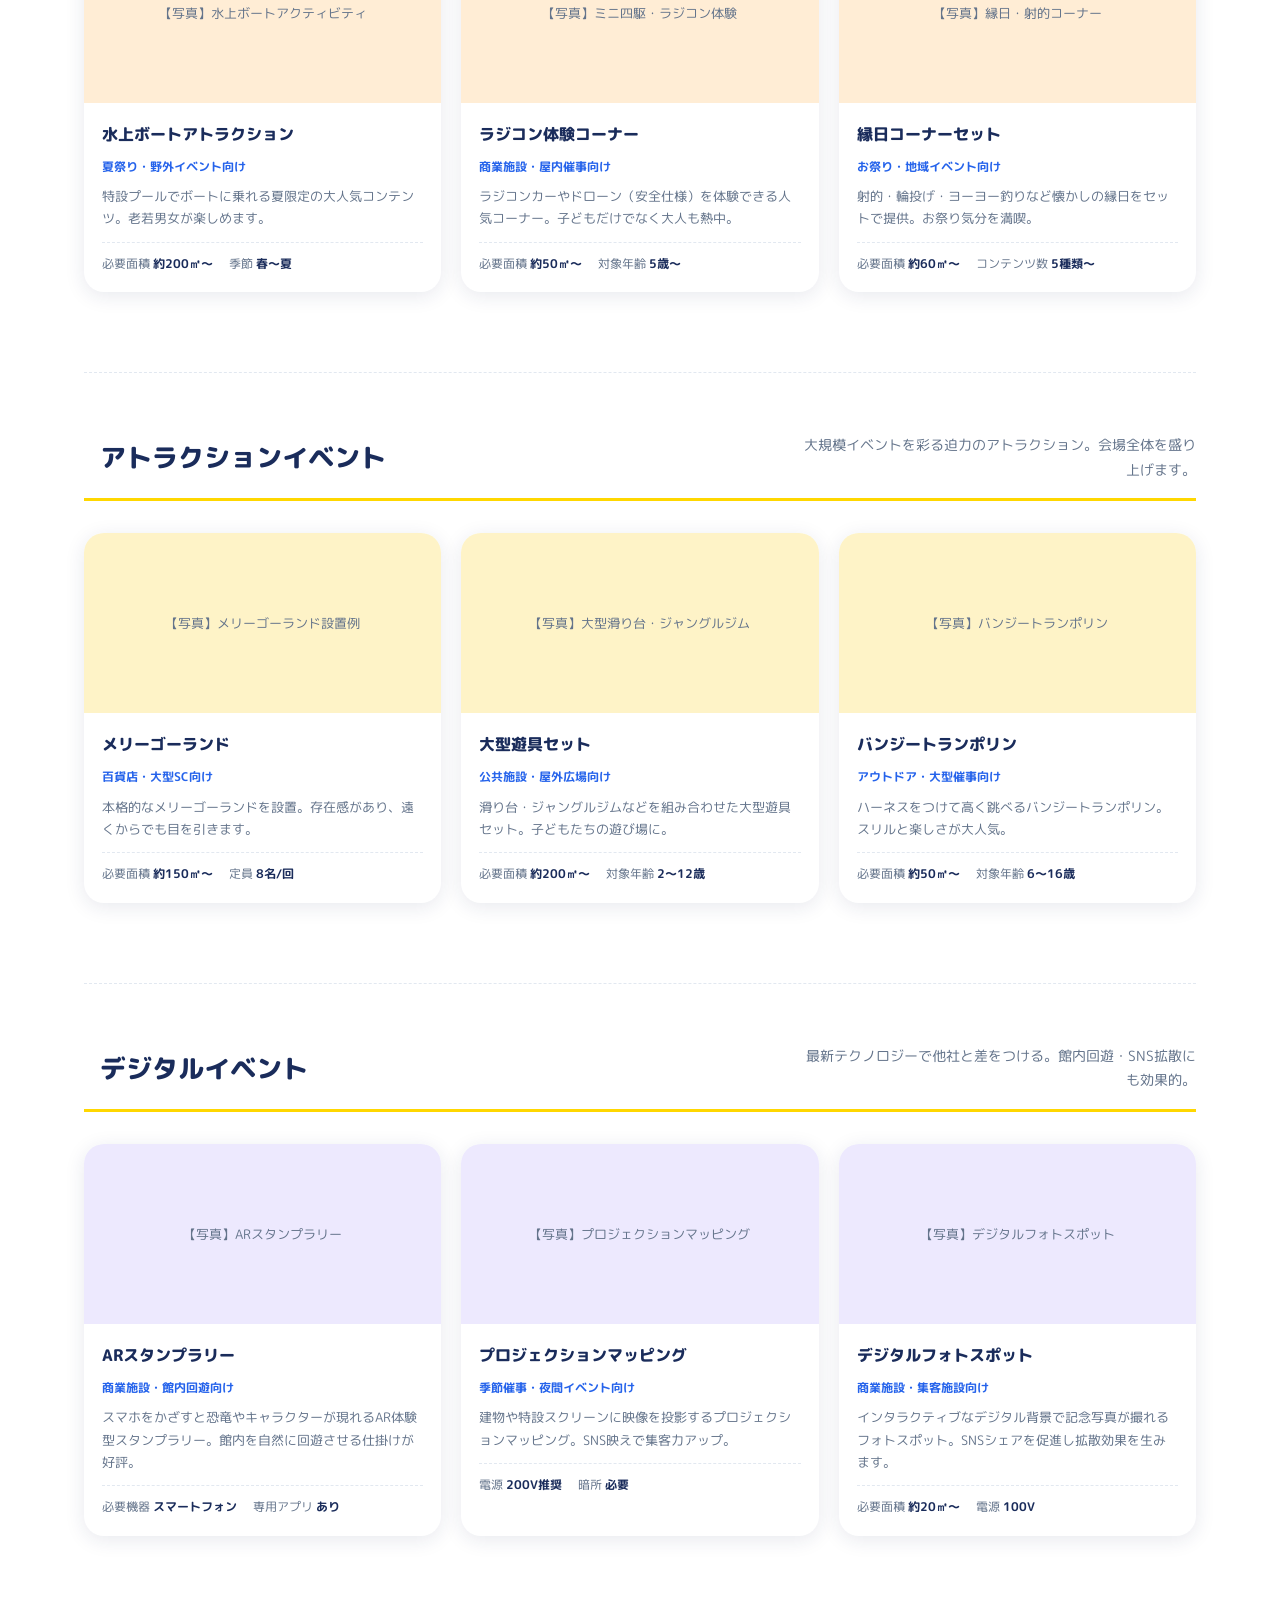
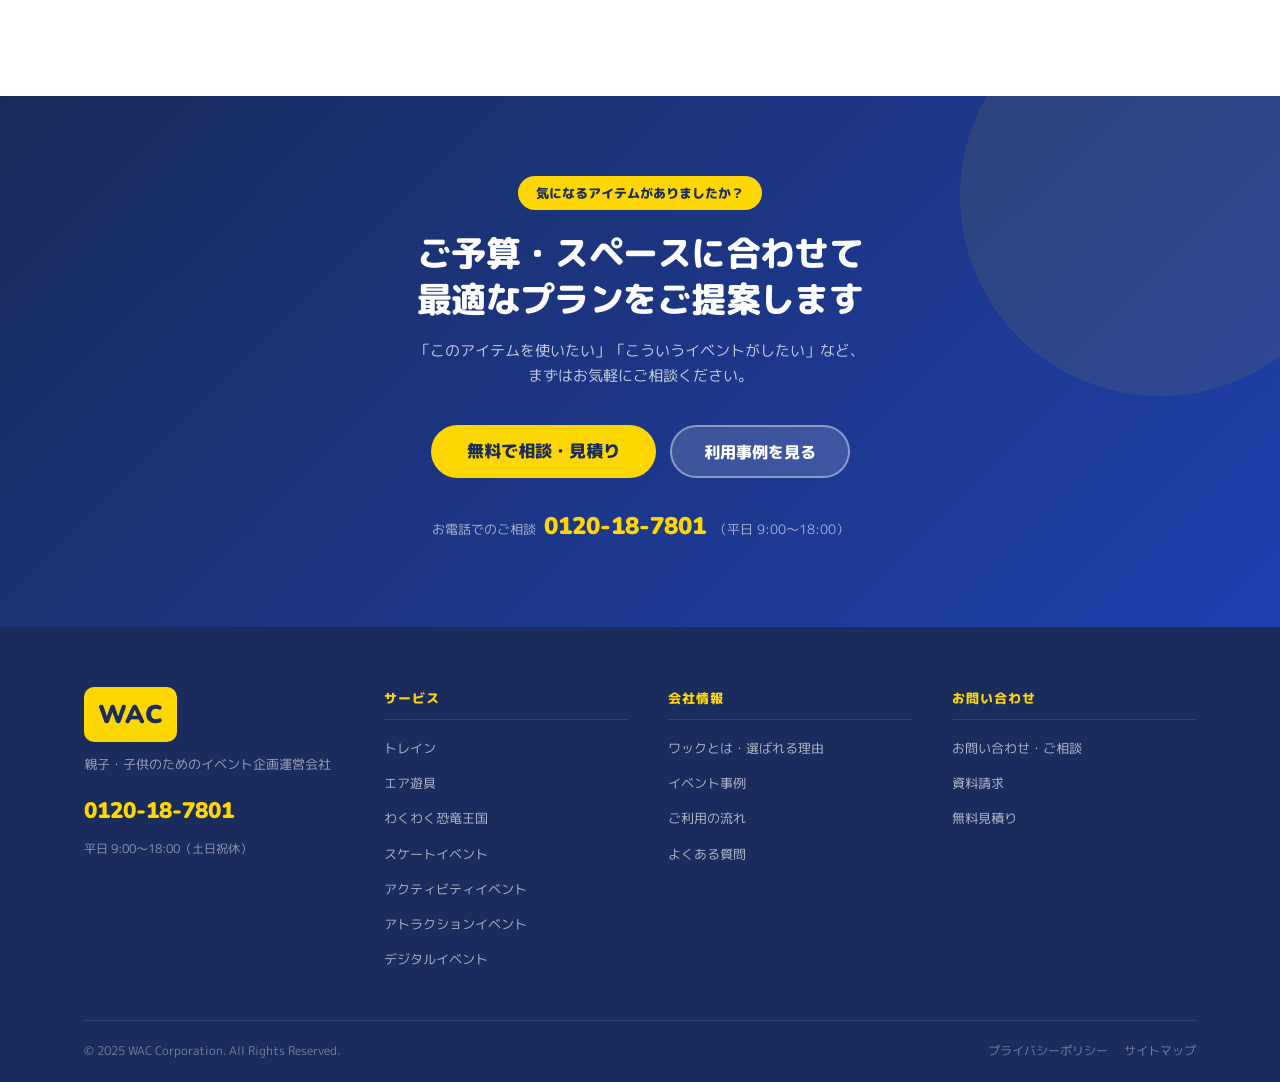
<file: items.html>
<!DOCTYPE html>
<html lang="ja">
<head>
<meta charset="UTF-8">
<meta name="viewport" content="width=device-width, initial-scale=1.0">
<title>アイテム一覧 | 株式会社ワック</title>
<link rel="preconnect" href="https://fonts.googleapis.com">
<link href="https://fonts.googleapis.com/css2?family=M+PLUS+Rounded+1c:wght@400;500;700;800&family=Nunito:wght@700;800;900&display=swap" rel="stylesheet">
<link rel="stylesheet" href="style.css">
<style>.items-section { padding: 80px 0; }
.items-section.alt { background: var(--bg-section); }

.category-block { margin-bottom: 80px; scroll-margin-top: 80px; }
.category-header {
 display: flex; align-items: center; gap: 16px;
 margin-bottom: 32px; padding-bottom: 16px;
 border-bottom: 3px solid var(--yellow);
}
.category-icon-big { font-size: 2.5rem; }
.category-header h2 { font-size: 1.6rem; font-weight: 800; color: var(--navy); }
.category-desc { font-size: .9rem; color: var(--gray); margin-left: auto; max-width: 400px; text-align: right; }

.item-detail-grid { display: grid; grid-template-columns: repeat(3,1fr); gap: 20px; }
.item-detail-card {
 border-radius: var(--radius-card); overflow: hidden;
 box-shadow: var(--shadow); background: #fff;
 transition: transform .2s, box-shadow .2s;
}
.item-detail-card:hover { transform: translateY(-4px); box-shadow: var(--shadow-hover); }
.item-detail-photo {
 height: 180px; background: #fef3c7;
 display: flex; align-items: center; justify-content: center;
 font-size: .82rem; color: var(--gray); text-align: center; padding: 16px;
}
.item-detail-photo.b { background: #dbeafe; }
.item-detail-photo.g { background: #dcfce7; }
.item-detail-photo.p { background: #ede9fe; }
.item-detail-photo.o { background: #ffedd5; }
.item-detail-body { padding: 18px; }
.item-detail-name { font-size: 1rem; font-weight: 800; color: var(--navy); margin-bottom: 8px; }
.item-detail-scene {
 font-size: .78rem; color: var(--blue); font-weight: 700;
 margin-bottom: 8px; display: flex; align-items: center; gap: 4px;
}
.item-detail-desc { font-size: .82rem; color: var(--gray); }
.item-spec {
 margin-top: 12px; padding-top: 12px; border-top: 1px dashed #e2e8f0;
 display: flex; gap: 16px; flex-wrap: wrap;
}
.item-spec-item { font-size: .72rem; color: var(--gray); }
.item-spec-item span { font-weight: 700; color: var(--navy); }

@media(max-width:1024px) { .item-detail-grid { grid-template-columns: repeat(2,1fr); } }
@media(max-width:768px) { .item-detail-grid { grid-template-columns: 1fr; } .category-desc { display:none; } }
</style>
</head>
<body> <div class="topbar"> <div class="container"> <span class="topbar-left">親子・子供のためのイベント企画運営会社</span> <span class="topbar-tel"><span>フリーコール</span>0120-18-7801</span> </div>
</div> <header> <div class="header-inner"> <a href="index.html" class="logo"><span class="logo-mark">WAC</span><span class="logo-sub">CORPORATION</span></a> <nav> <a href="items.html" class="nav-link active"><span class="en">Item</span><span>アイテム一覧</span></a> <a href="cases.html" class="nav-link"><span class="en">Cases</span><span>イベント事例</span></a> <a href="why.html" class="nav-link"><span class="en">About</span><span>ワックとは</span></a> <a href="flow.html" class="nav-link"><span class="en">Flow</span><span>ご利用の流れ</span></a> <a href="faq.html" class="nav-link"><span class="en">FAQ</span><span>よくある質問</span></a> <a href="blog.html" class="nav-link"><span class="en">Blog</span><span>ブログ</span></a> <a href="news.html" class="nav-link"><span class="en">News</span><span>お知らせ</span></a> </nav> <div class="nav-cta"> <a href="documents.html" class="btn btn-outline-blue btn-sm">資料請求</a> <a href="contact.html" class="btn btn-yellow btn-sm">お問い合わせ</a> </div> </div>
</header> <div class="float-cta"> <a href="documents.html" class="float-btn">資料<br>請求</a> <a href="contact.html" class="float-btn blue">相談<br>する</a>
</div> <div class="page-hero"> <span class="page-hero-en">Items</span> <h1>アイテム一覧</h1> <p>7カテゴリ・豊富なラインナップでイベントを盛り上げます</p> <div class="breadcrumb"> <a href="index.html">TOP</a><span>/</span><span>アイテム一覧</span> </div>
</div> <!-- JUMP NAV -->
<div style="background:var(--navy);padding:20px 0;"> <div style="max-width:1160px;margin:0 auto;padding:0 24px;display:flex;gap:8px;flex-wrap:wrap;justify-content:center;"> <a href="#train" style="background:rgba(255,255,255,.1);color:#fff;border-radius:50px;padding:8px 18px;text-decoration:none;font-size:.82rem;font-weight:700;border:1.5px solid rgba(255,255,255,.2);transition:background .2s;" onmouseover="this.style.background='#FFD700';this.style.color='#1a2c5b'" onmouseout="this.style.background='rgba(255,255,255,.1)';this.style.color='#fff'">トレイン</a> <a href="#air" style="background:rgba(255,255,255,.1);color:#fff;border-radius:50px;padding:8px 18px;text-decoration:none;font-size:.82rem;font-weight:700;border:1.5px solid rgba(255,255,255,.2);transition:background .2s;" onmouseover="this.style.background='#FFD700';this.style.color='#1a2c5b'" onmouseout="this.style.background='rgba(255,255,255,.1)';this.style.color='#fff'">エア遊具</a> <a href="#dino" style="background:rgba(255,255,255,.1);color:#fff;border-radius:50px;padding:8px 18px;text-decoration:none;font-size:.82rem;font-weight:700;border:1.5px solid rgba(255,255,255,.2);" onmouseover="this.style.background='#FFD700';this.style.color='#1a2c5b'" onmouseout="this.style.background='rgba(255,255,255,.1)';this.style.color='#fff'">恐竜イベント</a> <a href="#skate" style="background:rgba(255,255,255,.1);color:#fff;border-radius:50px;padding:8px 18px;text-decoration:none;font-size:.82rem;font-weight:700;border:1.5px solid rgba(255,255,255,.2);" onmouseover="this.style.background='#FFD700';this.style.color='#1a2c5b'" onmouseout="this.style.background='rgba(255,255,255,.1)';this.style.color='#fff'">スケート</a> <a href="#activity" style="background:rgba(255,255,255,.1);color:#fff;border-radius:50px;padding:8px 18px;text-decoration:none;font-size:.82rem;font-weight:700;border:1.5px solid rgba(255,255,255,.2);" onmouseover="this.style.background='#FFD700';this.style.color='#1a2c5b'" onmouseout="this.style.background='rgba(255,255,255,.1)';this.style.color='#fff'">アクティビティ</a> <a href="#attract" style="background:rgba(255,255,255,.1);color:#fff;border-radius:50px;padding:8px 18px;text-decoration:none;font-size:.82rem;font-weight:700;border:1.5px solid rgba(255,255,255,.2);" onmouseover="this.style.background='#FFD700';this.style.color='#1a2c5b'" onmouseout="this.style.background='rgba(255,255,255,.1)';this.style.color='#fff'">アトラクション</a> <a href="#digital" style="background:rgba(255,255,255,.1);color:#fff;border-radius:50px;padding:8px 18px;text-decoration:none;font-size:.82rem;font-weight:700;border:1.5px solid rgba(255,255,255,.2);" onmouseover="this.style.background='#FFD700';this.style.color='#1a2c5b'" onmouseout="this.style.background='rgba(255,255,255,.1)';this.style.color='#fff'">デジタル</a> </div>
</div> <section class="items-section"> <div class="container"> <!-- トレイン --> <div class="category-block" id="train"> <div class="category-header"> <span class="category-icon-big"></span> <h2>トレイン</h2> <p class="category-desc">商業施設や地域イベントで人気No.1。老若男女に愛されるロングセラーアイテム。</p> </div> <div class="item-detail-grid"> <div class="item-detail-card"> <div class="item-detail-photo">【写真】カラフルな子ども用電車</div> <div class="item-detail-body"> <div class="item-detail-name">ミニトレイン（2両編成）</div> <div class="item-detail-scene">商業施設・催事スペース向け</div> <div class="item-detail-desc">コンパクトで扱いやすい2両編成タイプ。小スペースでも大活躍。</div> <div class="item-spec"><span class="item-spec-item">必要面積 <span>約50㎡〜</span></span><span class="item-spec-item">定員 <span>6名/回</span></span></div> </div> </div> <div class="item-detail-card"> <div class="item-detail-photo">【写真】大型トレイン3両編成</div> <div class="item-detail-body"> <div class="item-detail-name">大型トレイン（3両編成）</div> <div class="item-detail-scene">大型商業施設・屋外イベント向け</div> <div class="item-detail-desc">存在感抜群の3両編成。行列必至の人気アイテム。</div> <div class="item-spec"><span class="item-spec-item">必要面積 <span>約100㎡〜</span></span><span class="item-spec-item">定員 <span>12名/回</span></span></div> </div> </div> <div class="item-detail-card"> <div class="item-detail-photo">【写真】キャラクタートレイン</div> <div class="item-detail-body"> <div class="item-detail-name">キャラクタートレイン</div> <div class="item-detail-scene">テーマイベント・季節催事向け</div> <div class="item-detail-desc">季節やテーマに合わせたキャラクターデザインで特別感を演出。</div> <div class="item-spec"><span class="item-spec-item">必要面積 <span>約80㎡〜</span></span><span class="item-spec-item">定員 <span>8名/回</span></span></div> </div> </div> </div> </div> <!-- エア遊具 --> <div class="category-block" id="air" style="padding-top:60px;border-top:1px dashed #e2e8f0;"> <div class="category-header"> <span class="category-icon-big"></span> <h2>エア遊具</h2> <p class="category-desc">屋内外どちらでも設置可能。子どもたちが夢中になるバルーンアトラクション。</p> </div> <div class="item-detail-grid"> <div class="item-detail-card"> <div class="item-detail-photo b">【写真】大型バルーンスライダー</div> <div class="item-detail-body"> <div class="item-detail-name">バルーンスライダー（大型）</div> <div class="item-detail-scene">地域祭り・野外イベント向け</div> <div class="item-detail-desc">子どもたちが夢中になる大型スライダー。行列ができること間違いなし。</div> <div class="item-spec"><span class="item-spec-item">必要面積 <span>約80㎡〜</span></span><span class="item-spec-item">対象年齢 <span>3〜12歳</span></span></div> </div> </div> <div class="item-detail-card"> <div class="item-detail-photo b">【写真】エアアスレチック</div> <div class="item-detail-body"> <div class="item-detail-name">エアアスレチック</div> <div class="item-detail-scene">学校行事・ファミリーデー向け</div> <div class="item-detail-desc">体を動かしながら楽しめるアスレチック型エア遊具。体育祭・運動会にも最適。</div> <div class="item-spec"><span class="item-spec-item">必要面積 <span>約120㎡〜</span></span><span class="item-spec-item">対象年齢 <span>5〜15歳</span></span></div> </div> </div> <div class="item-detail-card"> <div class="item-detail-photo b">【写真】コンパクトバルーン</div> <div class="item-detail-body"> <div class="item-detail-name">コンパクトバルーン</div> <div class="item-detail-scene">室内催事・小規模イベント向け</div> <div class="item-detail-desc">室内のイベントスペースにも設置可能なコンパクトタイプ。</div> <div class="item-spec"><span class="item-spec-item">必要面積 <span>約40㎡〜</span></span><span class="item-spec-item">対象年齢 <span>2〜8歳</span></span></div> </div> </div> </div> </div> <!-- 恐竜 --> <div class="category-block" id="dino" style="padding-top:60px;border-top:1px dashed #e2e8f0;"> <div class="category-header"> <span class="category-icon-big"></span> <h2>わくわく恐竜王国</h2> <p class="category-desc">リアルな恐竜モデルが圧巻。SNS映え◎で集客力バツグンの人気コンテンツ。</p> </div> <div class="item-detail-grid"> <div class="item-detail-card"> <div class="item-detail-photo g">【写真】リアル恐竜ゾーン設置例</div> <div class="item-detail-body"> <div class="item-detail-name">恐竜ゾーン（スタンダード）</div> <div class="item-detail-scene">商業施設・学校行事向け</div> <div class="item-detail-desc">等身大の恐竜モデルを複数配置。写真撮影スポットとして大人気。</div> <div class="item-spec"><span class="item-spec-item">必要面積 <span>約100㎡〜</span></span><span class="item-spec-item">モデル数 <span>5〜8体</span></span></div> </div> </div> <div class="item-detail-card"> <div class="item-detail-photo g">【写真】動く恐竜・アニマトロニクス</div> <div class="item-detail-body"> <div class="item-detail-name">動く恐竜（アニマトロニクス）</div> <div class="item-detail-scene">大型催事・屋外イベント向け</div> <div class="item-detail-desc">動きと鳴き声でリアルな恐竜体験を提供。来場者を釘付けにする圧巻の演出。</div> <div class="item-spec"><span class="item-spec-item">必要面積 <span>約150㎡〜</span></span><span class="item-spec-item">電源 <span>100V必要</span></span></div> </div> </div> <div class="item-detail-card"> <div class="item-detail-photo g">【写真】恐竜化石発掘体験</div> <div class="item-detail-body"> <div class="item-detail-name">化石発掘体験コーナー</div> <div class="item-detail-scene">学校行事・体験型イベント向け</div> <div class="item-detail-desc">砂の中から化石を発掘できる体験型コンテンツ。教育要素もあり学校行事に最適。</div> <div class="item-spec"><span class="item-spec-item">必要面積 <span>約30㎡〜</span></span><span class="item-spec-item">所要時間 <span>10〜15分/人</span></span></div> </div> </div> </div> </div> <!-- スケート --> <div class="category-block" id="skate" style="padding-top:60px;border-top:1px dashed #e2e8f0;"> <div class="category-header"> <span class="category-icon-big"></span> <h2>スケートイベント</h2> <p class="category-desc">冬の集客に圧倒的な効果。室内に本格的なスケートリンクを設営します。</p> </div> <div class="item-detail-grid"> <div class="item-detail-card"> <div class="item-detail-photo p">【写真】本格人工氷スケートリンク</div> <div class="item-detail-body"> <div class="item-detail-name">人工氷スケートリンク</div> <div class="item-detail-scene">商業施設・百貨店の冬催事向け</div> <div class="item-detail-desc">本格的な人工氷リンクを室内に設営。クリスマス・冬の集客に絶大な効果。</div> <div class="item-spec"><span class="item-spec-item">必要面積 <span>約200㎡〜</span></span><span class="item-spec-item">設営期間 <span>1ヶ月〜</span></span></div> </div> </div> <div class="item-detail-card"> <div class="item-detail-photo p">【写真】合成樹脂スケートリンク</div> <div class="item-detail-body"> <div class="item-detail-name">合成樹脂スケートリンク</div> <div class="item-detail-scene">屋外イベント・通年利用向け</div> <div class="item-detail-desc">冷凍設備不要の合成樹脂リンク。季節を問わず設置でき、コストを抑えられます。</div> <div class="item-spec"><span class="item-spec-item">必要面積 <span>約100㎡〜</span></span><span class="item-spec-item">設営期間 <span>数日〜</span></span></div> </div> </div> <div class="item-detail-card"> <div class="item-detail-photo p">【写真】スケートリンク＋ライト演出</div> <div class="item-detail-body"> <div class="item-detail-name">スケートリンク（ライトアップ演出付き）</div> <div class="item-detail-scene">クリスマス・年末年始向け</div> <div class="item-detail-desc">LEDやプロジェクションマッピングでリンクを幻想的に演出。SNS映えも抜群。</div> <div class="item-spec"><span class="item-spec-item">必要面積 <span>約300㎡〜</span></span><span class="item-spec-item">電源 <span>200V推奨</span></span></div> </div> </div> </div> </div> <!-- アクティビティ --> <div class="category-block" id="activity" style="padding-top:60px;border-top:1px dashed #e2e8f0;"> <div class="category-header"> <span class="category-icon-big"></span> <h2>アクティビティイベント</h2> <p class="category-desc">体験・参加型のアクティビティで、子どもも大人も夢中になるイベントを。</p> </div> <div class="item-detail-grid"> <div class="item-detail-card"> <div class="item-detail-photo o">【写真】水上ボートアクティビティ</div> <div class="item-detail-body"> <div class="item-detail-name">水上ボートアトラクション</div> <div class="item-detail-scene">夏祭り・野外イベント向け</div> <div class="item-detail-desc">特設プールでボートに乗れる夏限定の大人気コンテンツ。老若男女が楽しめます。</div> <div class="item-spec"><span class="item-spec-item">必要面積 <span>約200㎡〜</span></span><span class="item-spec-item">季節 <span>春〜夏</span></span></div> </div> </div> <div class="item-detail-card"> <div class="item-detail-photo o">【写真】ミニ四駆・ラジコン体験</div> <div class="item-detail-body"> <div class="item-detail-name">ラジコン体験コーナー</div> <div class="item-detail-scene">商業施設・屋内催事向け</div> <div class="item-detail-desc">ラジコンカーやドローン（安全仕様）を体験できる人気コーナー。子どもだけでなく大人も熱中。</div> <div class="item-spec"><span class="item-spec-item">必要面積 <span>約50㎡〜</span></span><span class="item-spec-item">対象年齢 <span>5歳〜</span></span></div> </div> </div> <div class="item-detail-card"> <div class="item-detail-photo o">【写真】縁日・射的コーナー</div> <div class="item-detail-body"> <div class="item-detail-name">縁日コーナーセット</div> <div class="item-detail-scene">お祭り・地域イベント向け</div> <div class="item-detail-desc">射的・輪投げ・ヨーヨー釣りなど懐かしの縁日をセットで提供。お祭り気分を満喫。</div> <div class="item-spec"><span class="item-spec-item">必要面積 <span>約60㎡〜</span></span><span class="item-spec-item">コンテンツ数 <span>5種類〜</span></span></div> </div> </div> </div> </div> <!-- アトラクション --> <div class="category-block" id="attract" style="padding-top:60px;border-top:1px dashed #e2e8f0;"> <div class="category-header"> <span class="category-icon-big"></span> <h2>アトラクションイベント</h2> <p class="category-desc">大規模イベントを彩る迫力のアトラクション。会場全体を盛り上げます。</p> </div> <div class="item-detail-grid"> <div class="item-detail-card"> <div class="item-detail-photo">【写真】メリーゴーランド設置例</div> <div class="item-detail-body"> <div class="item-detail-name">メリーゴーランド</div> <div class="item-detail-scene">百貨店・大型SC向け</div> <div class="item-detail-desc">本格的なメリーゴーランドを設置。存在感があり、遠くからでも目を引きます。</div> <div class="item-spec"><span class="item-spec-item">必要面積 <span>約150㎡〜</span></span><span class="item-spec-item">定員 <span>8名/回</span></span></div> </div> </div> <div class="item-detail-card"> <div class="item-detail-photo">【写真】大型滑り台・ジャングルジム</div> <div class="item-detail-body"> <div class="item-detail-name">大型遊具セット</div> <div class="item-detail-scene">公共施設・屋外広場向け</div> <div class="item-detail-desc">滑り台・ジャングルジムなどを組み合わせた大型遊具セット。子どもたちの遊び場に。</div> <div class="item-spec"><span class="item-spec-item">必要面積 <span>約200㎡〜</span></span><span class="item-spec-item">対象年齢 <span>2〜12歳</span></span></div> </div> </div> <div class="item-detail-card"> <div class="item-detail-photo">【写真】バンジートランポリン</div> <div class="item-detail-body"> <div class="item-detail-name">バンジートランポリン</div> <div class="item-detail-scene">アウトドア・大型催事向け</div> <div class="item-detail-desc">ハーネスをつけて高く跳べるバンジートランポリン。スリルと楽しさが大人気。</div> <div class="item-spec"><span class="item-spec-item">必要面積 <span>約50㎡〜</span></span><span class="item-spec-item">対象年齢 <span>6〜16歳</span></span></div> </div> </div> </div> </div> <!-- デジタル --> <div class="category-block" id="digital" style="padding-top:60px;border-top:1px dashed #e2e8f0;"> <div class="category-header"> <span class="category-icon-big"></span> <h2>デジタルイベント</h2> <p class="category-desc">最新テクノロジーで他社と差をつける。館内回遊・SNS拡散にも効果的。</p> </div> <div class="item-detail-grid"> <div class="item-detail-card"> <div class="item-detail-photo p">【写真】ARスタンプラリー</div> <div class="item-detail-body"> <div class="item-detail-name">ARスタンプラリー</div> <div class="item-detail-scene">商業施設・館内回遊向け</div> <div class="item-detail-desc">スマホをかざすと恐竜やキャラクターが現れるAR体験型スタンプラリー。館内を自然に回遊させる仕掛けが好評。</div> <div class="item-spec"><span class="item-spec-item">必要機器 <span>スマートフォン</span></span><span class="item-spec-item">専用アプリ <span>あり</span></span></div> </div> </div> <div class="item-detail-card"> <div class="item-detail-photo p">【写真】プロジェクションマッピング</div> <div class="item-detail-body"> <div class="item-detail-name">プロジェクションマッピング</div> <div class="item-detail-scene">季節催事・夜間イベント向け</div> <div class="item-detail-desc">建物や特設スクリーンに映像を投影するプロジェクションマッピング。SNS映えで集客力アップ。</div> <div class="item-spec"><span class="item-spec-item">電源 <span>200V推奨</span></span><span class="item-spec-item">暗所 <span>必要</span></span></div> </div> </div> <div class="item-detail-card"> <div class="item-detail-photo p">【写真】デジタルフォトスポット</div> <div class="item-detail-body"> <div class="item-detail-name">デジタルフォトスポット</div> <div class="item-detail-scene">商業施設・集客施設向け</div> <div class="item-detail-desc">インタラクティブなデジタル背景で記念写真が撮れるフォトスポット。SNSシェアを促進し拡散効果を生みます。</div> <div class="item-spec"><span class="item-spec-item">必要面積 <span>約20㎡〜</span></span><span class="item-spec-item">電源 <span>100V</span></span></div> </div> </div> </div> </div> </div>
</section> <!-- CTA -->
<section class="cta-banner"> <div class="cta-inner"> <span class="cta-label">気になるアイテムがありましたか？</span> <h2 class="cta-h2">ご予算・スペースに合わせて<br>最適なプランをご提案します</h2> <p class="cta-desc">「このアイテムを使いたい」「こういうイベントがしたい」など、<br>まずはお気軽にご相談ください。</p> <div class="cta-btns"> <a href="contact.html" class="btn btn-yellow" style="font-size:1.05rem;padding:18px 36px;">無料で相談・見積り</a> <a href="cases.html" class="btn" style="background:rgba(255,255,255,.15);color:#fff;border:2px solid rgba(255,255,255,.4);">利用事例を見る</a> </div> <div class="cta-tel">お電話でのご相談<strong>0120-18-7801</strong>（平日 9:00〜18:00）</div> </div>
</section> <footer> <div class="container"> <div class="footer-top"> <div> <div class="footer-logo-mark">WAC</div> <p class="footer-tagline">親子・子供のためのイベント企画運営会社</p> <span class="footer-tel-num">0120-18-7801</span> <span class="footer-hours">平日 9:00〜18:00（土日祝休）</span> </div> <div class="footer-col"><h4>サービス</h4><ul> <li><a href="#train">トレイン</a></li> <li><a href="#air">エア遊具</a></li> <li><a href="#dino">わくわく恐竜王国</a></li> <li><a href="#skate">スケートイベント</a></li> <li><a href="#activity">アクティビティイベント</a></li> <li><a href="#attract">アトラクションイベント</a></li> <li><a href="#digital">デジタルイベント</a></li> </ul></div> <div class="footer-col"><h4>会社情報</h4><ul> <li><a href="why.html">ワックとは・選ばれる理由</a></li> <li><a href="cases.html">イベント事例</a></li> <li><a href="flow.html">ご利用の流れ</a></li> <li><a href="faq.html">よくある質問</a></li> </ul></div> <div class="footer-col"><h4>お問い合わせ</h4><ul> <li><a href="contact.html">お問い合わせ・ご相談</a></li> <li><a href="documents.html">資料請求</a></li> <li><a href="contact.html">無料見積り</a></li> </ul></div> </div> <div class="footer-bottom"> <div>© 2025 WAC Corporation. All Rights Reserved.</div> <div style="display:flex;gap:16px;"><a href="#">プライバシーポリシー</a><a href="#">サイトマップ</a></div> </div> </div>
</footer>
</body>
</html>
</file>
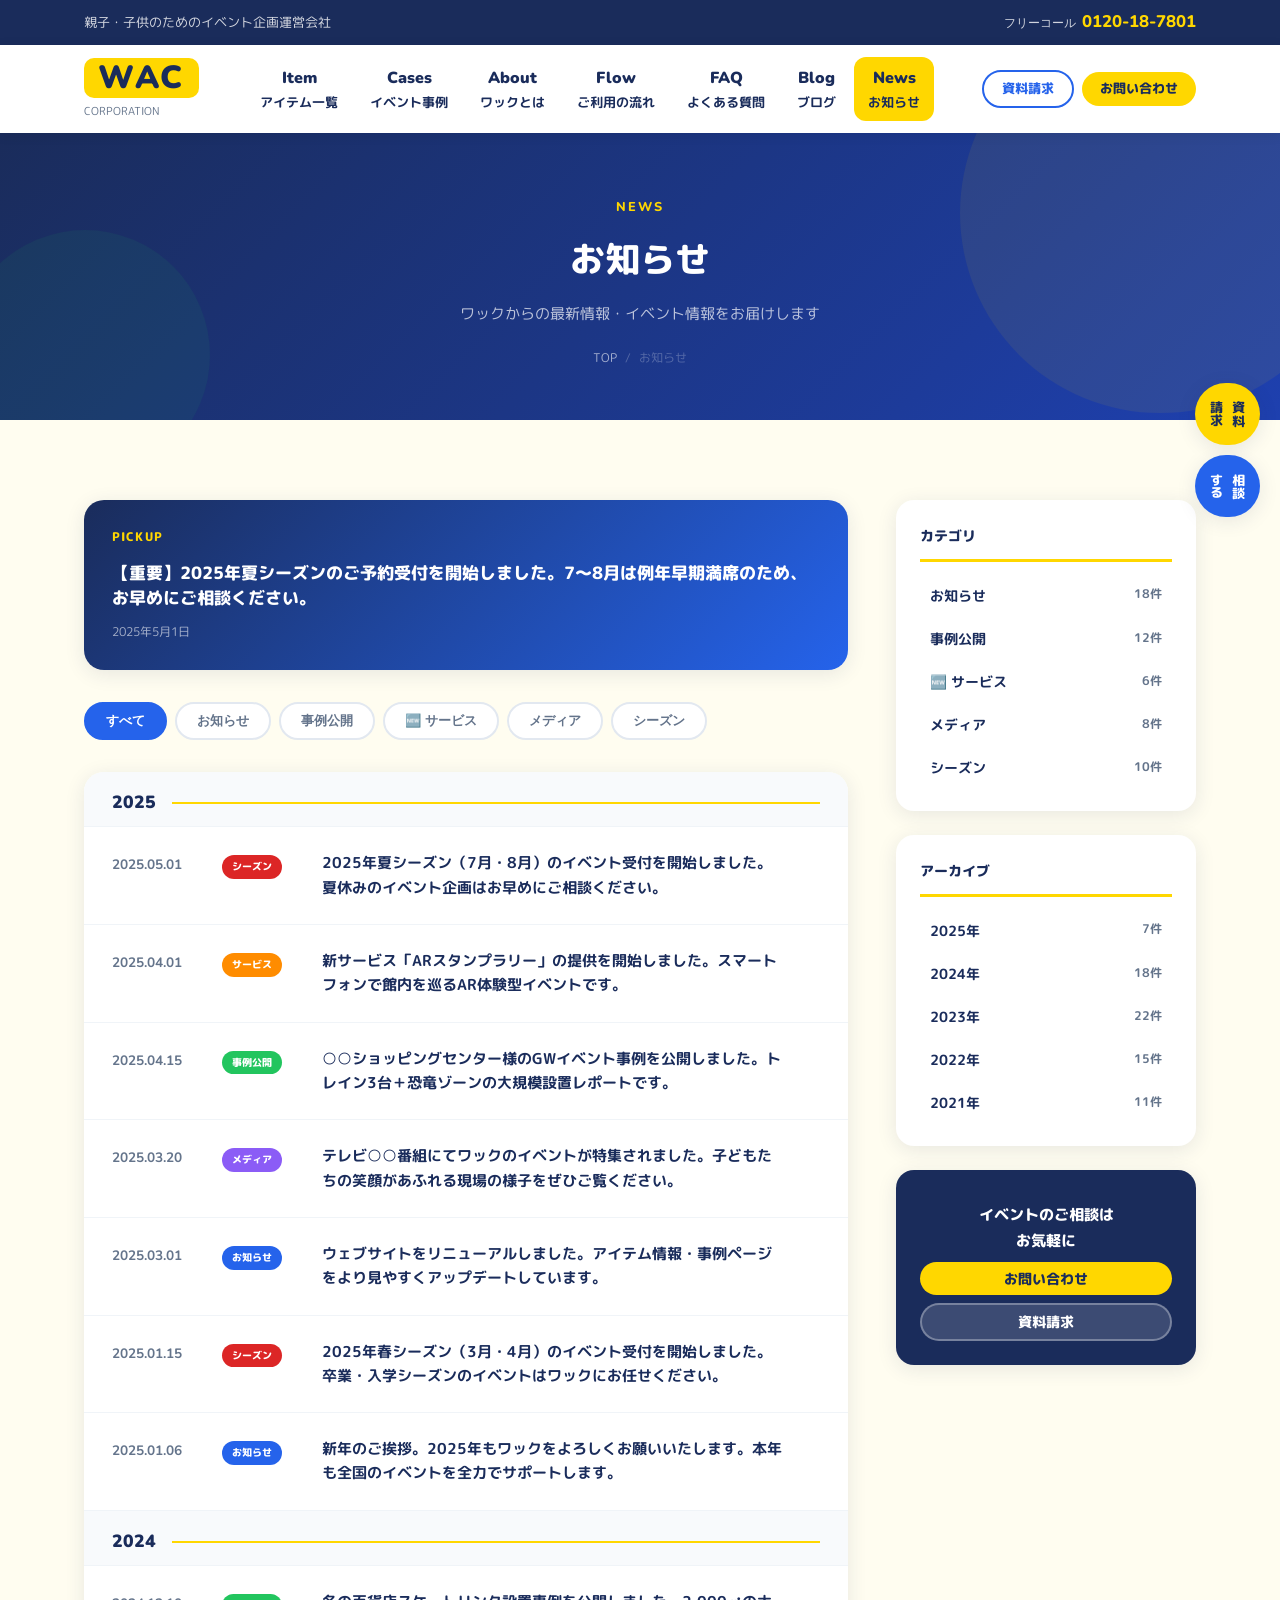
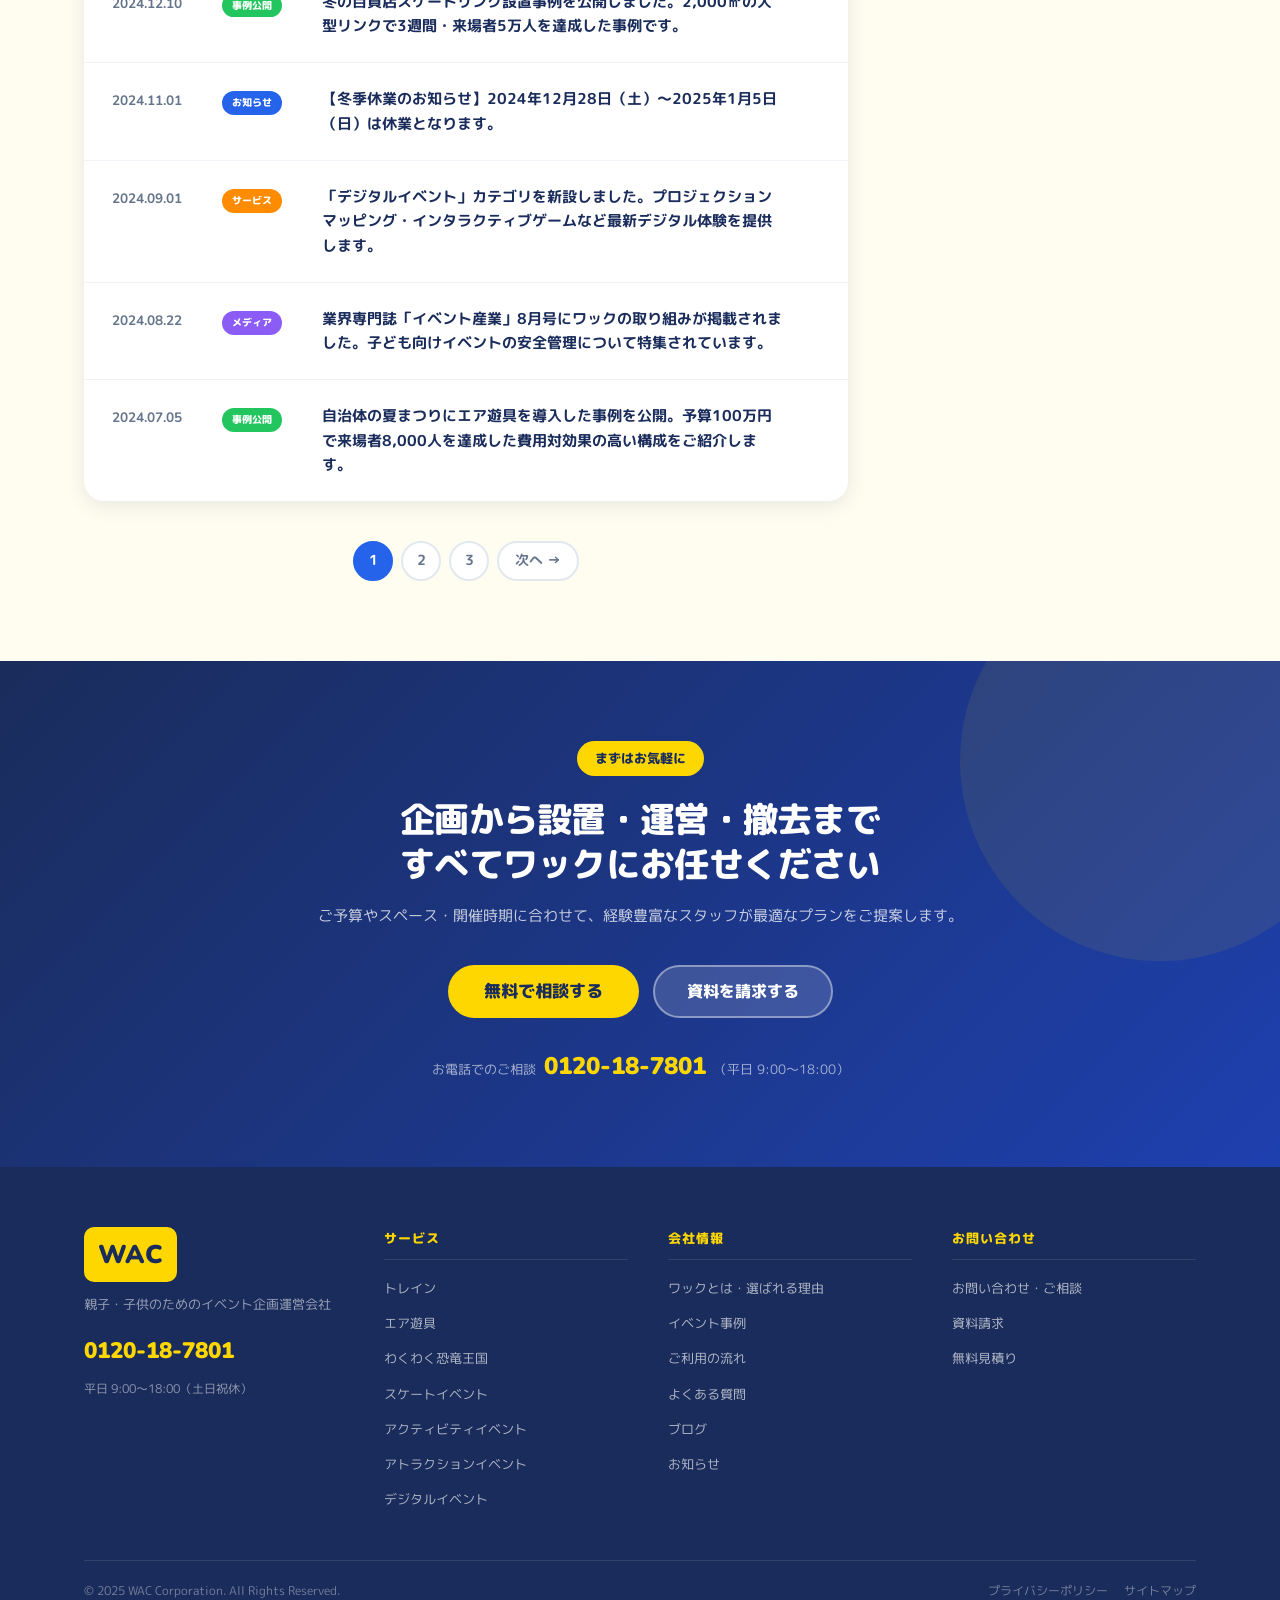
<file: news.html>
<!DOCTYPE html>
<html lang="ja">
<head>
<meta charset="UTF-8">
<meta name="viewport" content="width=device-width, initial-scale=1.0">
<title>お知らせ | 株式会社ワック</title>
<link rel="preconnect" href="https://fonts.googleapis.com">
<link href="https://fonts.googleapis.com/css2?family=M+PLUS+Rounded+1c:wght@400;500;700;800&family=Nunito:wght@700;800;900&display=swap" rel="stylesheet">
<link rel="stylesheet" href="style.css">
<style>/* ===== NEWS PAGE ===== */
.news-page-section { padding: 80px 0; background: var(--bg-section); }
.news-page-layout { display: grid; grid-template-columns: 1fr 300px; gap: 48px; align-items: start; }

/* FILTER */
.news-cat-filter { display: flex; gap: 8px; flex-wrap: wrap; margin-bottom: 32px; }

/* NEWS LIST */
.news-list-wrap { background: #fff; border-radius: 20px; overflow: hidden; box-shadow: var(--shadow); }
.news-list-item {
 display: flex; align-items: flex-start; gap: 20px;
 padding: 24px 28px; border-bottom: 1px solid #f0f4f8;
 text-decoration: none; transition: background .2s; position: relative;
}
.news-list-item:last-child { border-bottom: none; }
.news-list-item:hover { background: var(--bg-section); }
.news-list-date {
 font-family: 'Nunito', sans-serif; font-size: .85rem; font-weight: 700;
 color: var(--gray); white-space: nowrap; padding-top: 2px; min-width: 90px;
}
.news-tag-wrap { min-width: 80px; }
.news-list-tag {
 display: inline-block; font-size: .65rem; font-weight: 800;
 padding: 3px 10px; border-radius: 50px; white-space: nowrap;
 color: #fff;
}
.news-list-tag.t-info { background: var(--blue); }
.news-list-tag.t-case { background: var(--green); }
.news-list-tag.t-media { background: #8B5CF6; }
.news-list-tag.t-service { background: var(--orange); }
.news-list-tag.t-season { background: #DC2626; }
.news-list-title {
 font-size: .95rem; font-weight: 700; color: var(--navy); line-height: 1.6;
 flex: 1;
}
.news-list-item:hover .news-list-title { color: var(--blue); }
.news-list-arrow {
 color: var(--blue); font-size: .85rem; font-weight: 700;
 align-self: center; flex-shrink: 0; opacity: 0; transition: opacity .2s;
}
.news-list-item:hover .news-list-arrow { opacity: 1; }

/* YEAR SEPARATOR */
.news-year-sep {
 display: flex; align-items: center; gap: 16px;
 padding: 16px 28px 8px; font-family: 'Nunito', sans-serif;
 font-size: 1.1rem; font-weight: 900; color: var(--navy);
 background: #f8fafc; border-bottom: 1px solid #f0f4f8;
}
.news-year-sep::after {
 content: ''; flex: 1; height: 2px; background: var(--yellow);
}

/* PAGINATION */
.news-pagination { display: flex; gap: 8px; justify-content: center; margin-top: 40px; }
.news-page-btn {
 width: 40px; height: 40px; border-radius: 50%;
 display: flex; align-items: center; justify-content: center;
 font-size: .88rem; font-weight: 700; cursor: pointer;
 border: 2px solid #e2e8f0; background: #fff; color: var(--gray);
 text-decoration: none; transition: all .2s;
}
.news-page-btn:hover, .news-page-btn.active {
 background: var(--blue); color: #fff; border-color: var(--blue);
}

/* SIDEBAR */
.news-sidebar { display: flex; flex-direction: column; gap: 24px; }
.news-sidebar-box {
 background: #fff; border-radius: 18px; padding: 24px; box-shadow: var(--shadow);
}
.news-sidebar-title {
 font-size: .9rem; font-weight: 800; color: var(--navy);
 padding-bottom: 10px; margin-bottom: 14px;
 border-bottom: 3px solid var(--yellow);
}
.news-cat-list { list-style: none; display: flex; flex-direction: column; gap: 4px; }
.news-cat-list li a {
 display: flex; align-items: center; justify-content: space-between;
 padding: 8px 10px; border-radius: 8px; text-decoration: none;
 color: var(--navy); font-size: .85rem; font-weight: 600;
 transition: background .2s;
}
.news-cat-list li a:hover { background: var(--yellow-light); }
.news-cat-list li a span { font-size: .72rem; color: var(--gray); }

/* FEATURED NEWS (pickup) */
.news-pickup {
 background: linear-gradient(135deg, var(--navy) 0%, #2563EB 100%);
 border-radius: 20px; padding: 28px; margin-bottom: 32px; box-shadow: var(--shadow);
}
.news-pickup-label {
 font-size: .72rem; font-weight: 800; letter-spacing: .1em;
 color: var(--yellow); margin-bottom: 12px; text-transform: uppercase;
}
.news-pickup-title {
 font-size: 1.05rem; font-weight: 800; color: #fff; line-height: 1.5; margin-bottom: 12px;
}
.news-pickup-date { font-size: .75rem; color: rgba(255,255,255,.6); }

@media(max-width:1024px) {
 .news-page-layout { grid-template-columns: 1fr; }
 .news-sidebar { display: none; }
}
</style>
</head>
<body> <div class="topbar"> <div class="container"> <span class="topbar-left">親子・子供のためのイベント企画運営会社</span> <span class="topbar-tel"><span>フリーコール</span>0120-18-7801</span> </div>
</div> <header> <div class="header-inner"> <a href="index.html" class="logo"><span class="logo-mark">WAC</span><span class="logo-sub">CORPORATION</span></a> <nav> <a href="items.html" class="nav-link"><span class="en">Item</span><span>アイテム一覧</span></a> <a href="cases.html" class="nav-link"><span class="en">Cases</span><span>イベント事例</span></a> <a href="why.html" class="nav-link"><span class="en">About</span><span>ワックとは</span></a> <a href="flow.html" class="nav-link"><span class="en">Flow</span><span>ご利用の流れ</span></a> <a href="faq.html" class="nav-link"><span class="en">FAQ</span><span>よくある質問</span></a> <a href="blog.html" class="nav-link"><span class="en">Blog</span><span>ブログ</span></a> <a href="news.html" class="nav-link active"><span class="en">News</span><span>お知らせ</span></a> </nav> <div class="nav-cta"> <a href="documents.html" class="btn btn-outline-blue btn-sm">資料請求</a> <a href="contact.html" class="btn btn-yellow btn-sm">お問い合わせ</a> </div> </div>
</header> <div class="float-cta"> <a href="documents.html" class="float-btn">資料<br>請求</a> <a href="contact.html" class="float-btn blue">相談<br>する</a>
</div> <div class="page-hero"> <span class="page-hero-en">News</span> <h1>お知らせ</h1> <p>ワックからの最新情報・イベント情報をお届けします</p> <div class="breadcrumb"> <a href="index.html">TOP</a><span>/</span><span>お知らせ</span> </div>
</div> <section class="news-page-section"> <div class="container"> <div class="news-page-layout"> <!-- MAIN --> <div> <!-- ピックアップ --> <div class="news-pickup"> <div class="news-pickup-label">PickUp</div> <div class="news-pickup-title">【重要】2025年夏シーズンのご予約受付を開始しました。7〜8月は例年早期満席のため、お早めにご相談ください。</div> <div class="news-pickup-date">2025年5月1日</div> </div> <!-- カテゴリフィルター --> <div class="news-cat-filter" id="newsCatFilter"> <button class="filter-btn active" data-cat="all">すべて</button> <button class="filter-btn" data-cat="info">お知らせ</button> <button class="filter-btn" data-cat="case">事例公開</button> <button class="filter-btn" data-cat="service">🆕 サービス</button> <button class="filter-btn" data-cat="media">メディア</button> <button class="filter-btn" data-cat="season">シーズン</button> </div> <!-- ニュースリスト --> <div class="news-list-wrap" id="newsListWrap"> <!-- 2025年 --> <div class="news-year-sep">2025</div> <a href="#" class="news-list-item" data-cat="season"> <span class="news-list-date">2025.05.01</span> <span class="news-tag-wrap"><span class="news-list-tag t-season">シーズン</span></span> <span class="news-list-title">2025年夏シーズン（7月・8月）のイベント受付を開始しました。夏休みのイベント企画はお早めにご相談ください。</span> <span class="news-list-arrow">→</span> </a> <a href="#" class="news-list-item" data-cat="service"> <span class="news-list-date">2025.04.01</span> <span class="news-tag-wrap"><span class="news-list-tag t-service">サービス</span></span> <span class="news-list-title">新サービス「ARスタンプラリー」の提供を開始しました。スマートフォンで館内を巡るAR体験型イベントです。</span> <span class="news-list-arrow">→</span> </a> <a href="#" class="news-list-item" data-cat="case"> <span class="news-list-date">2025.04.15</span> <span class="news-tag-wrap"><span class="news-list-tag t-case">事例公開</span></span> <span class="news-list-title">○○ショッピングセンター様のGWイベント事例を公開しました。トレイン3台＋恐竜ゾーンの大規模設置レポートです。</span> <span class="news-list-arrow">→</span> </a> <a href="#" class="news-list-item" data-cat="media"> <span class="news-list-date">2025.03.20</span> <span class="news-tag-wrap"><span class="news-list-tag t-media">メディア</span></span> <span class="news-list-title">テレビ○○番組にてワックのイベントが特集されました。子どもたちの笑顔があふれる現場の様子をぜひご覧ください。</span> <span class="news-list-arrow">→</span> </a> <a href="#" class="news-list-item" data-cat="info"> <span class="news-list-date">2025.03.01</span> <span class="news-tag-wrap"><span class="news-list-tag t-info">お知らせ</span></span> <span class="news-list-title">ウェブサイトをリニューアルしました。アイテム情報・事例ページをより見やすくアップデートしています。</span> <span class="news-list-arrow">→</span> </a> <a href="#" class="news-list-item" data-cat="season"> <span class="news-list-date">2025.01.15</span> <span class="news-tag-wrap"><span class="news-list-tag t-season">シーズン</span></span> <span class="news-list-title">2025年春シーズン（3月・4月）のイベント受付を開始しました。卒業・入学シーズンのイベントはワックにお任せください。</span> <span class="news-list-arrow">→</span> </a> <a href="#" class="news-list-item" data-cat="info"> <span class="news-list-date">2025.01.06</span> <span class="news-tag-wrap"><span class="news-list-tag t-info">お知らせ</span></span> <span class="news-list-title">新年のご挨拶。2025年もワックをよろしくお願いいたします。本年も全国のイベントを全力でサポートします。</span> <span class="news-list-arrow">→</span> </a> <!-- 2024年 --> <div class="news-year-sep">2024</div> <a href="#" class="news-list-item" data-cat="case"> <span class="news-list-date">2024.12.10</span> <span class="news-tag-wrap"><span class="news-list-tag t-case">事例公開</span></span> <span class="news-list-title">冬の百貨店スケートリンク設置事例を公開しました。2,000㎡の大型リンクで3週間・来場者5万人を達成した事例です。</span> <span class="news-list-arrow">→</span> </a> <a href="#" class="news-list-item" data-cat="info"> <span class="news-list-date">2024.11.01</span> <span class="news-tag-wrap"><span class="news-list-tag t-info">お知らせ</span></span> <span class="news-list-title">【冬季休業のお知らせ】2024年12月28日（土）〜2025年1月5日（日）は休業となります。</span> <span class="news-list-arrow">→</span> </a> <a href="#" class="news-list-item" data-cat="service"> <span class="news-list-date">2024.09.01</span> <span class="news-tag-wrap"><span class="news-list-tag t-service">サービス</span></span> <span class="news-list-title">「デジタルイベント」カテゴリを新設しました。プロジェクションマッピング・インタラクティブゲームなど最新デジタル体験を提供します。</span> <span class="news-list-arrow">→</span> </a> <a href="#" class="news-list-item" data-cat="media"> <span class="news-list-date">2024.08.22</span> <span class="news-tag-wrap"><span class="news-list-tag t-media">メディア</span></span> <span class="news-list-title">業界専門誌「イベント産業」8月号にワックの取り組みが掲載されました。子ども向けイベントの安全管理について特集されています。</span> <span class="news-list-arrow">→</span> </a> <a href="#" class="news-list-item" data-cat="case"> <span class="news-list-date">2024.07.05</span> <span class="news-tag-wrap"><span class="news-list-tag t-case">事例公開</span></span> <span class="news-list-title">自治体の夏まつりにエア遊具を導入した事例を公開。予算100万円で来場者8,000人を達成した費用対効果の高い構成をご紹介します。</span> <span class="news-list-arrow">→</span> </a> </div><!-- /news-list-wrap --> <!-- PAGINATION --> <div class="news-pagination"> <a href="#" class="news-page-btn active">1</a> <a href="#" class="news-page-btn">2</a> <a href="#" class="news-page-btn">3</a> <a href="#" class="news-page-btn" style="width:auto;padding:0 16px;border-radius:50px;">次へ →</a> </div> </div><!-- /main --> <!-- SIDEBAR --> <aside class="news-sidebar"> <!-- カテゴリ --> <div class="news-sidebar-box"> <div class="news-sidebar-title">カテゴリ</div> <ul class="news-cat-list"> <li><a href="#">お知らせ <span>18件</span></a></li> <li><a href="#">事例公開 <span>12件</span></a></li> <li><a href="#">🆕 サービス <span>6件</span></a></li> <li><a href="#">メディア <span>8件</span></a></li> <li><a href="#">シーズン <span>10件</span></a></li> </ul> </div> <!-- 過去のアーカイブ --> <div class="news-sidebar-box"> <div class="news-sidebar-title">アーカイブ</div> <ul class="news-cat-list"> <li><a href="#">2025年 <span>7件</span></a></li> <li><a href="#">2024年 <span>18件</span></a></li> <li><a href="#">2023年 <span>22件</span></a></li> <li><a href="#">2022年 <span>15件</span></a></li> <li><a href="#">2021年 <span>11件</span></a></li> </ul> </div> <!-- CTA --> <div class="news-sidebar-box" style="background:var(--navy);text-align:center;"> <div style="font-size:1.8rem;margin-bottom:8px;"></div> <div style="font-size:.95rem;font-weight:800;color:#fff;margin-bottom:8px;">イベントのご相談は<br>お気軽に</div> <a href="contact.html" class="btn btn-yellow btn-sm" style="width:100%;margin-bottom:8px;">お問い合わせ</a> <a href="documents.html" class="btn btn-sm" style="width:100%;background:rgba(255,255,255,.15);color:#fff;border:2px solid rgba(255,255,255,.3);">資料請求</a> </div> </aside> </div> </div>
</section> <!-- CTA -->
<section class="cta-banner"> <div class="cta-inner"> <span class="cta-label">まずはお気軽に</span> <h2 class="cta-h2">企画から設置・運営・撤去まで<br>すべてワックにお任せください</h2> <p class="cta-desc">ご予算やスペース・開催時期に合わせて、経験豊富なスタッフが最適なプランをご提案します。</p> <div class="cta-btns"> <a href="contact.html" class="btn btn-yellow" style="font-size:1.05rem;padding:18px 36px;">無料で相談する</a> <a href="documents.html" class="btn" style="background:rgba(255,255,255,.15);color:#fff;border:2px solid rgba(255,255,255,.4);">資料を請求する</a> </div> <div class="cta-tel">お電話でのご相談<strong>0120-18-7801</strong>（平日 9:00〜18:00）</div> </div>
</section> <footer> <div class="container"> <div class="footer-top"> <div> <div class="footer-logo-mark">WAC</div> <p class="footer-tagline">親子・子供のためのイベント企画運営会社</p> <span class="footer-tel-num">0120-18-7801</span> <span class="footer-hours">平日 9:00〜18:00（土日祝休）</span> </div> <div class="footer-col"><h4>サービス</h4><ul> <li><a href="items.html#train">トレイン</a></li> <li><a href="items.html#air">エア遊具</a></li> <li><a href="items.html#dino">わくわく恐竜王国</a></li> <li><a href="items.html#skate">スケートイベント</a></li> <li><a href="items.html#activity">アクティビティイベント</a></li> <li><a href="items.html#attract">アトラクションイベント</a></li> <li><a href="items.html#digital">デジタルイベント</a></li> </ul></div> <div class="footer-col"><h4>会社情報</h4><ul> <li><a href="why.html">ワックとは・選ばれる理由</a></li> <li><a href="cases.html">イベント事例</a></li> <li><a href="flow.html">ご利用の流れ</a></li> <li><a href="faq.html">よくある質問</a></li> <li><a href="blog.html">ブログ</a></li> <li><a href="news.html">お知らせ</a></li> </ul></div> <div class="footer-col"><h4>お問い合わせ</h4><ul> <li><a href="contact.html">お問い合わせ・ご相談</a></li> <li><a href="documents.html">資料請求</a></li> <li><a href="contact.html">無料見積り</a></li> </ul></div> </div> <div class="footer-bottom"> <div>© 2025 WAC Corporation. All Rights Reserved.</div> <div style="display:flex;gap:16px;"><a href="#">プライバシーポリシー</a><a href="#">サイトマップ</a></div> </div> </div>
</footer> <script>// カテゴリフィルター
document.querySelectorAll('#newsCatFilter .filter-btn').forEach(btn =>{
 btn.addEventListener('click', () =>{
 document.querySelectorAll('#newsCatFilter .filter-btn').forEach(b =>b.classList.remove('active'));
 btn.classList.add('active');
 const cat = btn.dataset.cat;
 document.querySelectorAll('#newsListWrap .news-list-item').forEach(item =>{
 item.style.display = (cat === 'all' || item.dataset.cat === cat) ? 'flex' : 'none';
 });
 // 年区切りは常に表示
 document.querySelectorAll('#newsListWrap .news-year-sep').forEach(sep =>{
 sep.style.display = '';
 });
 });
});
</script>
</body>
</html>
</file>
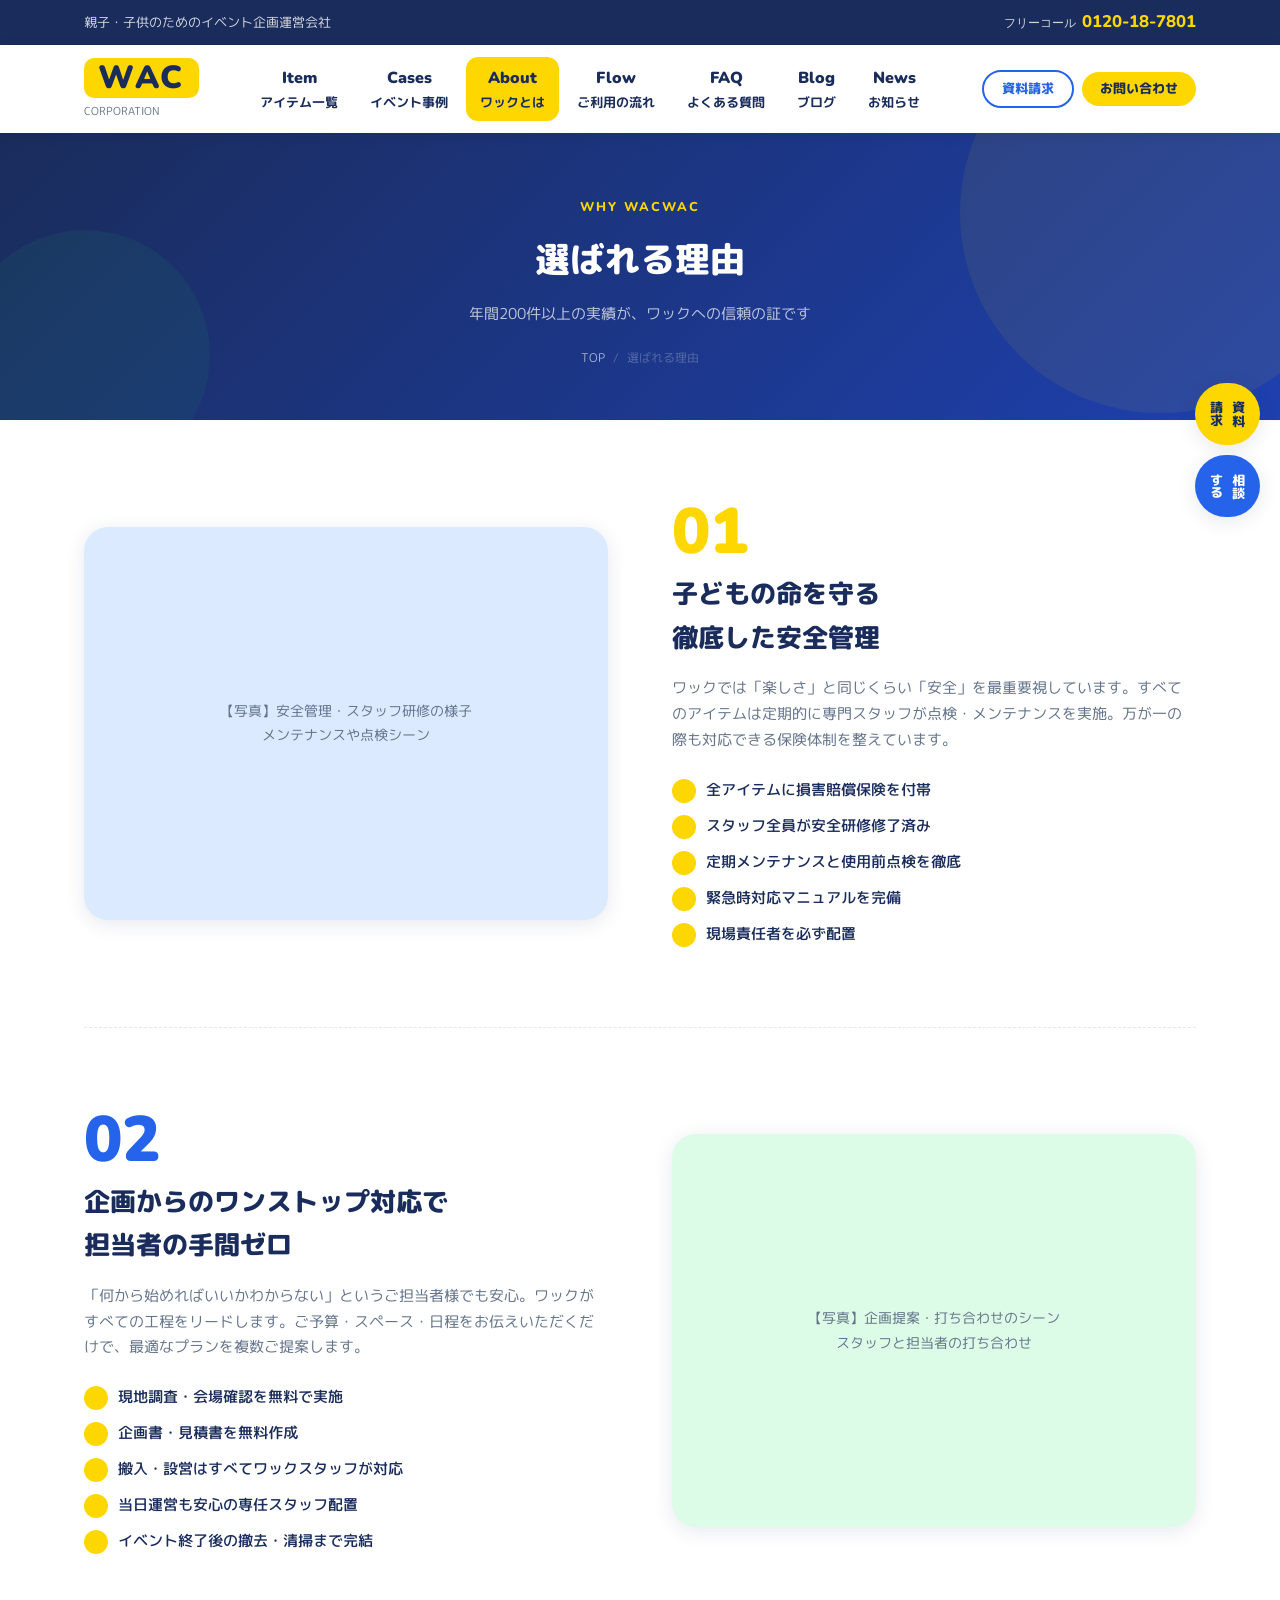
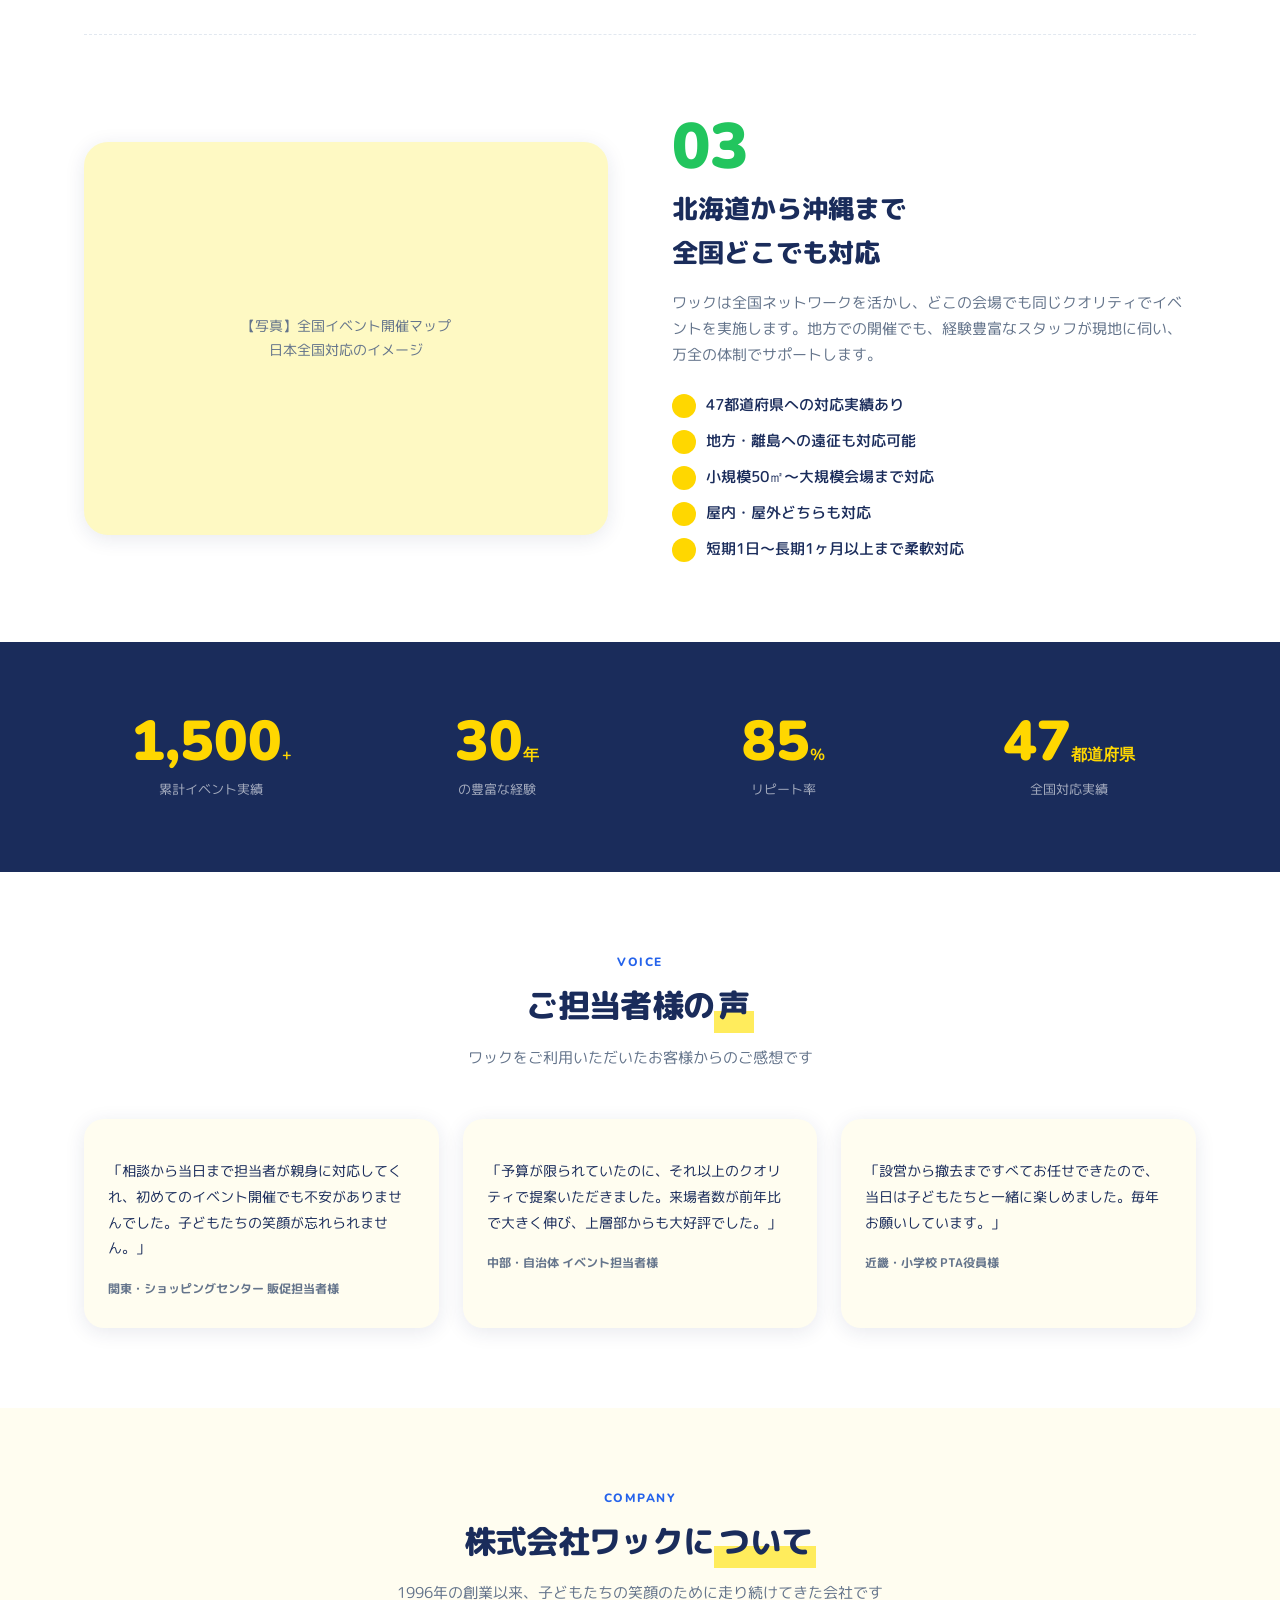
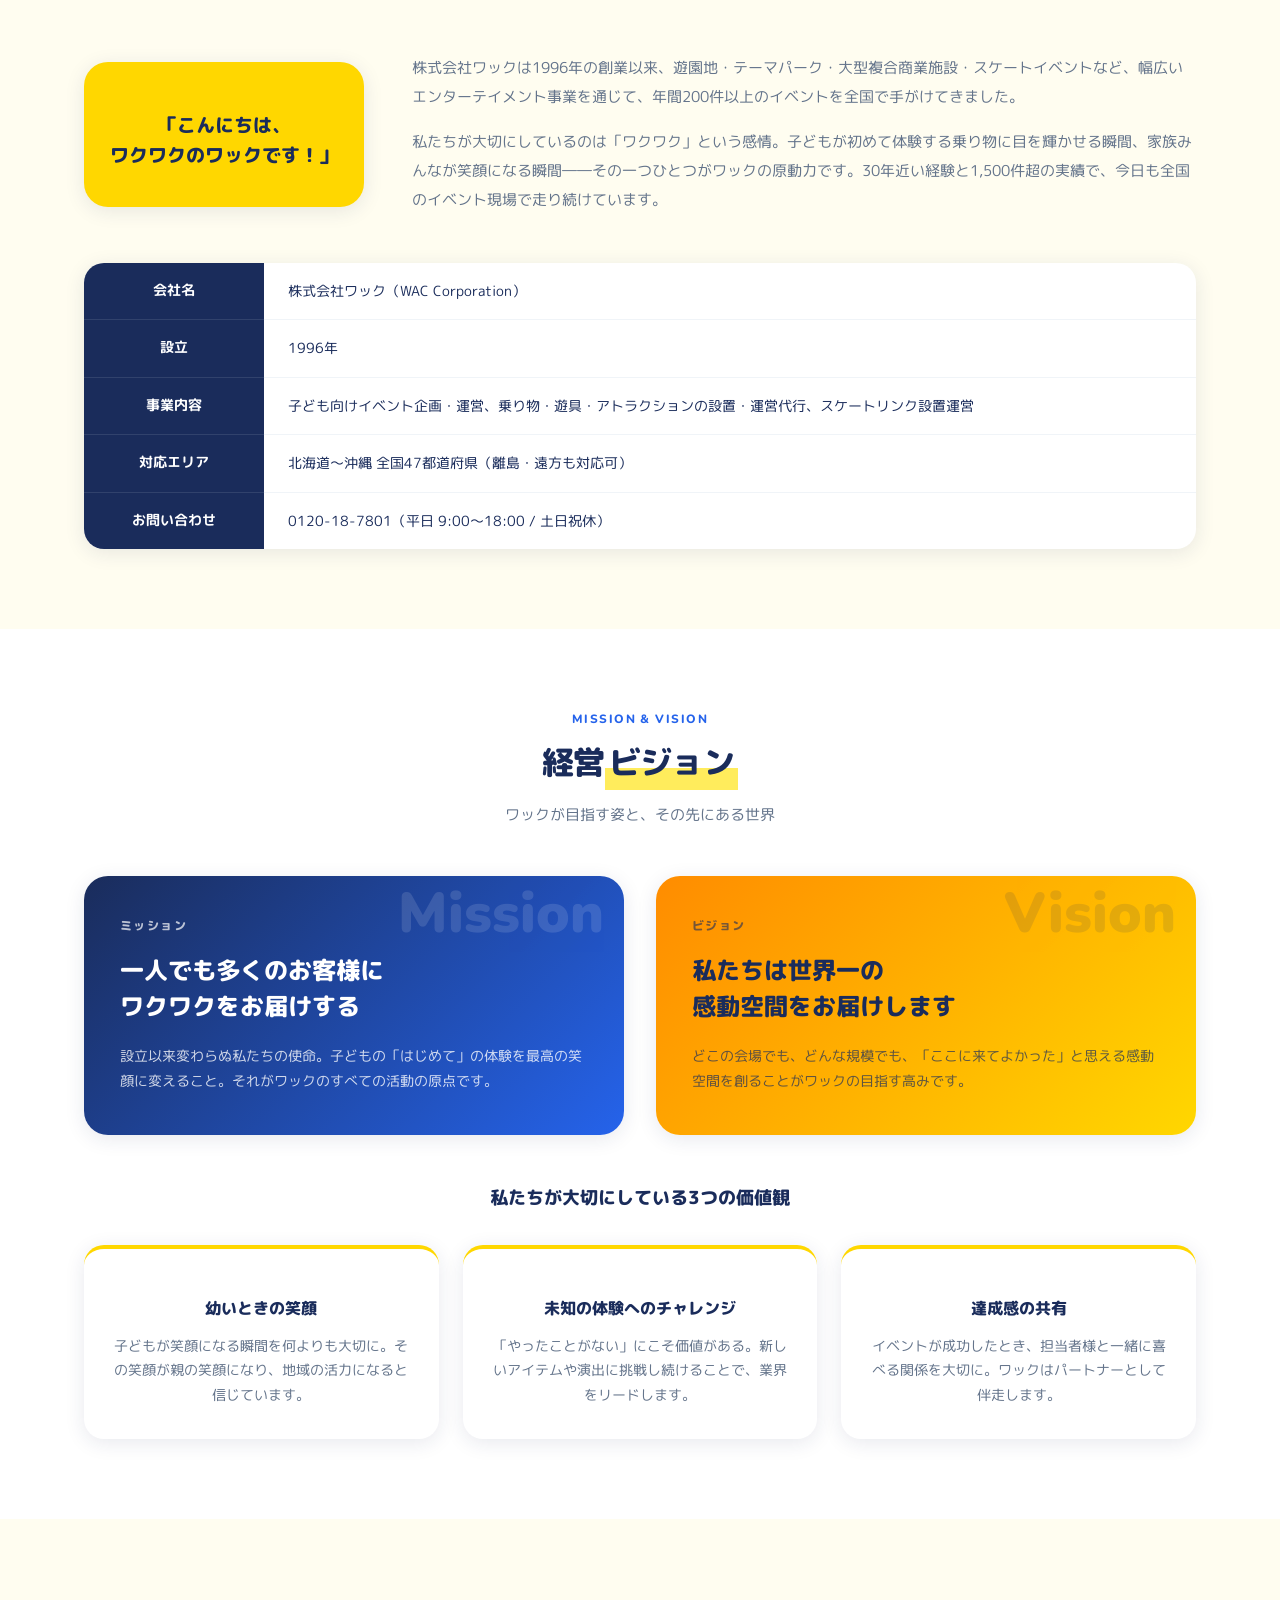
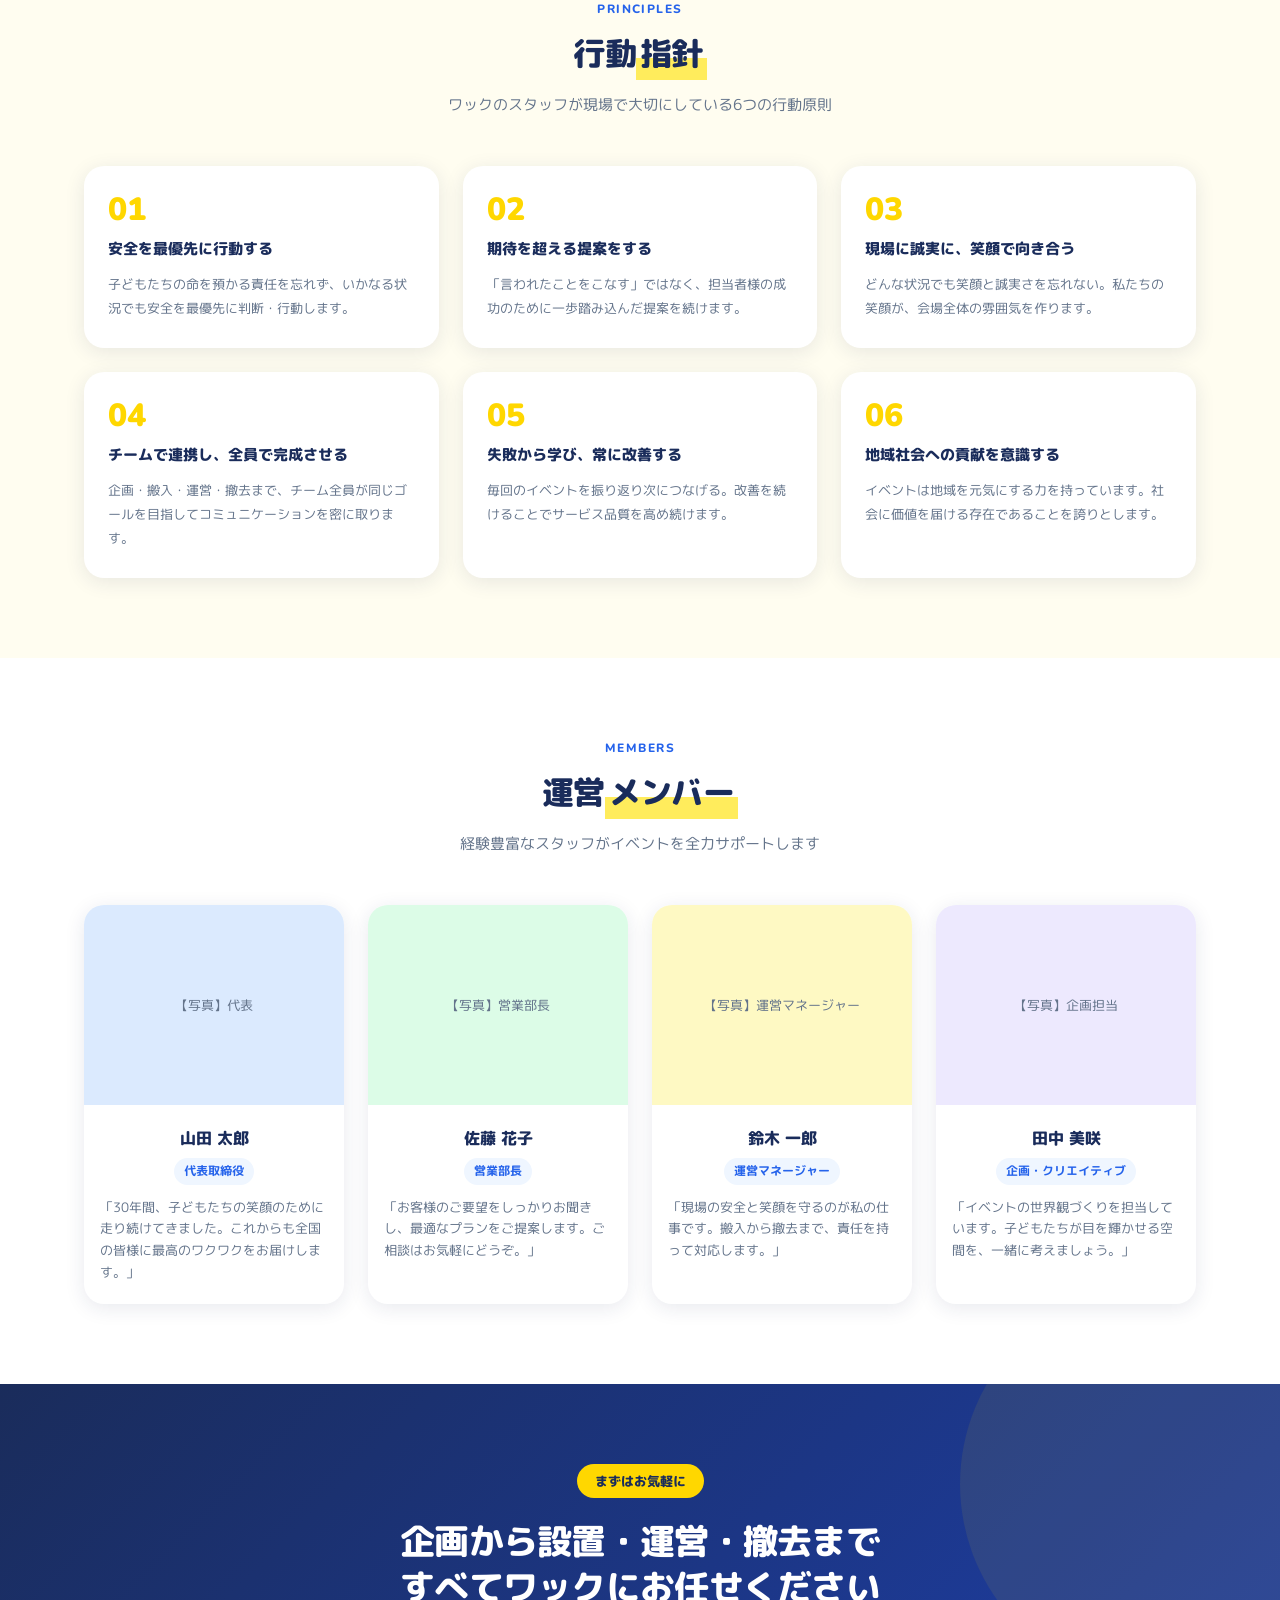
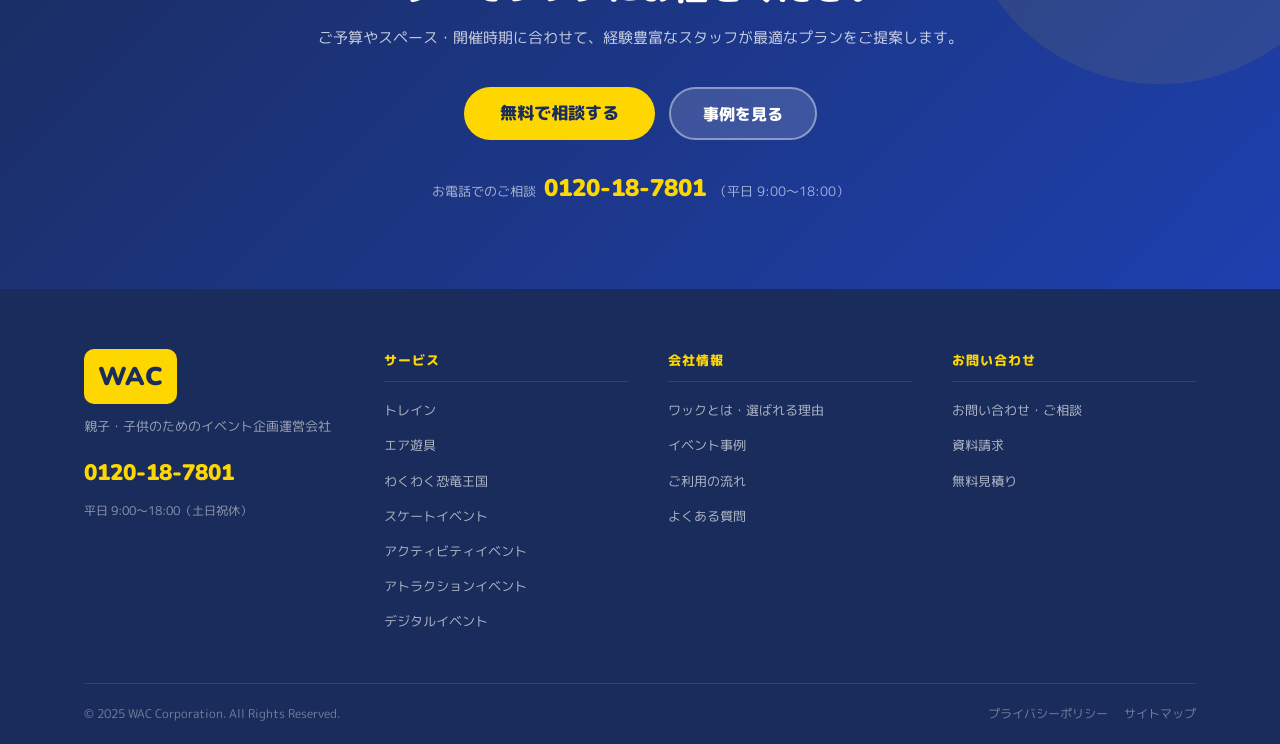
<file: why.html>
<!DOCTYPE html>
<html lang="ja">
<head>
<meta charset="UTF-8">
<meta name="viewport" content="width=device-width, initial-scale=1.0">
<title>選ばれる理由 | 株式会社ワック</title>
<link rel="preconnect" href="https://fonts.googleapis.com">
<link href="https://fonts.googleapis.com/css2?family=M+PLUS+Rounded+1c:wght@400;500;700;800&family=Nunito:wght@700;800;900&display=swap" rel="stylesheet">
<link rel="stylesheet" href="style.css">
<style>.why-section { padding: 80px 0; }
.why-section.alt { background: var(--bg-section); }
.reason-block {
 display: grid; grid-template-columns: 1fr 1fr; gap: 64px; align-items: center;
 margin-bottom: 80px;
}
.reason-block.reverse { direction: rtl; }
.reason-block.reverse >* { direction: ltr; }
.reason-photo {
 border-radius: 24px; overflow: hidden; background: #dbeafe;
 aspect-ratio: 4/3; display: flex; align-items: center; justify-content: center;
 font-size: .9rem; color: var(--gray); text-align: center; padding: 20px;
 box-shadow: var(--shadow);
}
.reason-photo.g { background: #dcfce7; }
.reason-photo.y { background: #fef9c3; }
.reason-num {
 font-family: 'Nunito', sans-serif; font-size: 4rem; font-weight: 900;
 line-height: 1; margin-bottom: 8px;
}
.reason-num.y { color: var(--yellow); }
.reason-num.b { color: var(--blue); }
.reason-num.g { color: var(--green); }
.reason-title { font-size: 1.6rem; font-weight: 800; color: var(--navy); margin-bottom: 16px; }
.reason-desc { font-size: .95rem; color: var(--gray); margin-bottom: 24px; }
.check-list { list-style: none; display: flex; flex-direction: column; gap: 10px; }
.check-list li {
 display: flex; align-items: flex-start; gap: 10px;
 font-size: .92rem; color: var(--navy); font-weight: 500;
}
.check-list li::before {
 content: ''; flex-shrink: 0; width: 24px; height: 24px; border-radius: 50%;
 background: var(--yellow); color: var(--navy); font-weight: 900; font-size: .85rem;
 display: flex; align-items: center; justify-content: center; margin-top: 2px;
}

/* STATS */
.stats-section { background: var(--navy); padding: 72px 0; }
.stats-grid {
 display: grid; grid-template-columns: repeat(4,1fr); gap: 32px; text-align: center;
}
.stat-num {
 font-family: 'Nunito', sans-serif; font-size: 3.5rem; font-weight: 900;
 color: var(--yellow); line-height: 1;
}
.stat-unit { font-size: 1rem; color: var(--yellow); font-weight: 700; }
.stat-label { font-size: .82rem; color: rgba(255,255,255,.6); margin-top: 8px; }

/* VOICE */
.voice-section { padding: 80px 0; background: #fff; }
.voice-grid { display: grid; grid-template-columns: repeat(3,1fr); gap: 24px; }
.voice-card {
 background: var(--bg-section); border-radius: var(--radius-card);
 padding: 28px 24px; box-shadow: var(--shadow);
}
.voice-stars { color: var(--yellow); font-size: 1.1rem; margin-bottom: 12px; }
.voice-text { font-size: .9rem; color: var(--navy); margin-bottom: 16px; line-height: 1.8; }
.voice-from { font-size: .78rem; color: var(--gray); font-weight: 700; }

/* COMPANY OVERVIEW */
.overview-grid {
 display: grid; grid-template-columns: 280px 1fr; gap: 48px; align-items: center;
 margin-bottom: 48px;
}
.overview-catch {
 background: var(--yellow); border-radius: 24px; padding: 36px 24px;
 text-align: center; box-shadow: var(--shadow);
}
.overview-catch-icon { font-size: 3rem; margin-bottom: 12px; }
.overview-catch-text {
 font-size: 1.2rem; font-weight: 800; color: var(--navy); line-height: 1.6;
}
.overview-text { font-size: .95rem; color: var(--gray); line-height: 1.9; }
.company-table-wrap {
 background: #fff; border-radius: 20px; overflow: hidden; box-shadow: var(--shadow);
}
.company-table { width: 100%; border-collapse: collapse; }
.company-table th {
 width: 180px; background: var(--navy); color: #fff;
 font-size: .88rem; font-weight: 700; padding: 16px 20px;
 border-bottom: 1px solid rgba(255,255,255,.1); vertical-align: top;
}
.company-table td {
 font-size: .9rem; color: var(--navy); padding: 16px 24px;
 border-bottom: 1px solid #f0f4f8;
}
.company-table tr:last-child th,
.company-table tr:last-child td { border-bottom: none; }

/* MISSION & VISION */
.mv-grid {
 display: grid; grid-template-columns: 1fr 1fr; gap: 32px; margin-bottom: 48px;
}
.mv-card {
 border-radius: 24px; padding: 40px 36px; box-shadow: var(--shadow); position: relative; overflow: hidden;
}
.mv-card.mission { background: linear-gradient(135deg, var(--navy) 0%, #2563EB 100%); }
.mv-card.vision { background: linear-gradient(135deg, #FF8C00 0%, var(--yellow) 100%); }
.mv-en {
 font-family: 'Nunito', sans-serif; font-size: 3.5rem; font-weight: 900;
 opacity: .12; position: absolute; top: 10px; right: 20px; line-height: 1;
 color: #fff;
}
.mv-card.vision .mv-en { color: var(--navy); }
.mv-label {
 font-size: .75rem; font-weight: 800; letter-spacing: .12em; text-transform: uppercase;
 color: rgba(255,255,255,.7); margin-bottom: 16px;
}
.mv-card.vision .mv-label { color: rgba(26,44,91,.6); }
.mv-text {
 font-size: 1.5rem; font-weight: 800; color: #fff; line-height: 1.5; margin-bottom: 20px;
}
.mv-card.vision .mv-text { color: var(--navy); }
.mv-desc { font-size: .88rem; color: rgba(255,255,255,.8); line-height: 1.8; }
.mv-card.vision .mv-desc { color: rgba(26,44,91,.7); }

/* VALUES */
.values-grid {
 display: grid; grid-template-columns: repeat(3,1fr); gap: 24px;
}
.value-card {
 background: #fff; border-radius: 20px; padding: 32px 24px;
 box-shadow: var(--shadow); text-align: center;
 border-top: 4px solid var(--yellow);
}
.value-icon { font-size: 2.5rem; margin-bottom: 14px; }
.value-title { font-size: 1rem; font-weight: 800; color: var(--navy); margin-bottom: 12px; }
.value-desc { font-size: .85rem; color: var(--gray); line-height: 1.8; }

/* PRINCIPLES */
.principles-grid {
 display: grid; grid-template-columns: repeat(3,1fr); gap: 24px;
}
.principle-item {
 background: #fff; border-radius: 20px; padding: 28px 24px; box-shadow: var(--shadow);
 display: flex; flex-direction: column; gap: 10px;
}
.principle-num {
 font-family: 'Nunito', sans-serif; font-size: 2rem; font-weight: 900;
 color: var(--yellow); line-height: 1;
}
.principle-title { font-size: .95rem; font-weight: 800; color: var(--navy); }
.principle-desc { font-size: .84rem; color: var(--gray); line-height: 1.8; }

/* MEMBERS */
.members-grid {
 display: grid; grid-template-columns: repeat(4,1fr); gap: 24px;
}
.member-card {
 background: #fff; border-radius: 20px; overflow: hidden; box-shadow: var(--shadow);
 text-align: center;
}
.member-photo {
 height: 200px; background: #dbeafe;
 display: flex; align-items: center; justify-content: center;
 font-size: .82rem; color: var(--gray); text-align: center; padding: 16px;
}
.member-photo.g { background: #dcfce7; }
.member-photo.y { background: #fef9c3; }
.member-photo.p { background: #ede9fe; }
.member-body { padding: 20px 16px; }
.member-name { font-size: 1rem; font-weight: 800; color: var(--navy); margin-bottom: 4px; }
.member-title {
 font-size: .75rem; font-weight: 700; color: var(--blue);
 background: var(--blue-light); padding: 3px 10px; border-radius: 50px;
 display: inline-block; margin-bottom: 12px;
}
.member-msg { font-size: .8rem; color: var(--gray); line-height: 1.7; text-align: left; }

@media(max-width:1024px) {
 .reason-block { grid-template-columns: 1fr; gap: 32px; }
 .reason-block.reverse { direction: ltr; }
 .stats-grid { grid-template-columns: repeat(2,1fr); }
 .voice-grid { grid-template-columns: 1fr 1fr; }
 .overview-grid { grid-template-columns: 1fr; }
 .mv-grid { grid-template-columns: 1fr; }
 .values-grid { grid-template-columns: 1fr 1fr; }
 .principles-grid { grid-template-columns: 1fr 1fr; }
 .members-grid { grid-template-columns: 1fr 1fr; }
}
@media(max-width:768px) {
 .voice-grid { grid-template-columns: 1fr; }
 .values-grid { grid-template-columns: 1fr; }
 .principles-grid { grid-template-columns: 1fr; }
 .members-grid { grid-template-columns: 1fr 1fr; }
}
</style>
</head>
<body> <div class="topbar"> <div class="container"> <span class="topbar-left">親子・子供のためのイベント企画運営会社</span> <span class="topbar-tel"><span>フリーコール</span>0120-18-7801</span> </div>
</div> <header> <div class="header-inner"> <a href="index.html" class="logo"><span class="logo-mark">WAC</span><span class="logo-sub">CORPORATION</span></a> <nav> <a href="items.html" class="nav-link"><span class="en">Item</span><span>アイテム一覧</span></a> <a href="cases.html" class="nav-link"><span class="en">Cases</span><span>イベント事例</span></a> <a href="why.html" class="nav-link active"><span class="en">About</span><span>ワックとは</span></a> <a href="flow.html" class="nav-link"><span class="en">Flow</span><span>ご利用の流れ</span></a> <a href="faq.html" class="nav-link"><span class="en">FAQ</span><span>よくある質問</span></a> <a href="blog.html" class="nav-link"><span class="en">Blog</span><span>ブログ</span></a> <a href="news.html" class="nav-link"><span class="en">News</span><span>お知らせ</span></a> </nav> <div class="nav-cta"> <a href="documents.html" class="btn btn-outline-blue btn-sm">資料請求</a> <a href="contact.html" class="btn btn-yellow btn-sm">お問い合わせ</a> </div> </div>
</header> <div class="float-cta"> <a href="documents.html" class="float-btn">資料<br>請求</a> <a href="contact.html" class="float-btn blue">相談<br>する</a>
</div> <div class="page-hero"> <span class="page-hero-en">Why WACWAC</span> <h1>選ばれる理由</h1> <p>年間200件以上の実績が、ワックへの信頼の証です</p> <div class="breadcrumb"> <a href="index.html">TOP</a><span>/</span><span>選ばれる理由</span> </div>
</div> <!-- REASONS -->
<section class="why-section"> <div class="container"> <!-- 01 --> <div class="reason-block"> <div class="reason-photo">【写真】安全管理・スタッフ研修の様子<br>メンテナンスや点検シーン</div> <div> <div class="reason-num y">01</div> <div class="reason-title">子どもの命を守る<br>徹底した安全管理</div> <p class="reason-desc">ワックでは「楽しさ」と同じくらい「安全」を最重要視しています。すべてのアイテムは定期的に専門スタッフが点検・メンテナンスを実施。万が一の際も対応できる保険体制を整えています。 </p> <ul class="check-list"> <li>全アイテムに損害賠償保険を付帯</li> <li>スタッフ全員が安全研修修了済み</li> <li>定期メンテナンスと使用前点検を徹底</li> <li>緊急時対応マニュアルを完備</li> <li>現場責任者を必ず配置</li> </ul> </div> </div> <!-- 02 --> <div class="reason-block reverse" style="border-top:1px dashed #e2e8f0;padding-top:80px;"> <div class="reason-photo g">【写真】企画提案・打ち合わせのシーン<br>スタッフと担当者の打ち合わせ</div> <div> <div class="reason-num b">02</div> <div class="reason-title">企画からのワンストップ対応で<br>担当者の手間ゼロ</div> <p class="reason-desc">「何から始めればいいかわからない」というご担当者様でも安心。ワックがすべての工程をリードします。ご予算・スペース・日程をお伝えいただくだけで、最適なプランを複数ご提案します。 </p> <ul class="check-list"> <li>現地調査・会場確認を無料で実施</li> <li>企画書・見積書を無料作成</li> <li>搬入・設営はすべてワックスタッフが対応</li> <li>当日運営も安心の専任スタッフ配置</li> <li>イベント終了後の撤去・清掃まで完結</li> </ul> </div> </div> <!-- 03 --> <div class="reason-block" style="border-top:1px dashed #e2e8f0;padding-top:80px;margin-bottom:0;"> <div class="reason-photo y">【写真】全国イベント開催マップ<br>日本全国対応のイメージ</div> <div> <div class="reason-num g">03</div> <div class="reason-title">北海道から沖縄まで<br>全国どこでも対応</div> <p class="reason-desc">ワックは全国ネットワークを活かし、どこの会場でも同じクオリティでイベントを実施します。地方での開催でも、経験豊富なスタッフが現地に伺い、万全の体制でサポートします。 </p> <ul class="check-list"> <li>47都道府県への対応実績あり</li> <li>地方・離島への遠征も対応可能</li> <li>小規模50㎡〜大規模会場まで対応</li> <li>屋内・屋外どちらも対応</li> <li>短期1日〜長期1ヶ月以上まで柔軟対応</li> </ul> </div> </div> </div>
</section> <!-- STATS -->
<section class="stats-section"> <div class="container"> <div class="stats-grid"> <div><div class="stat-num">1,500<span class="stat-unit">+</span></div><div class="stat-label">累計イベント実績</div></div> <div><div class="stat-num">30<span class="stat-unit">年</span></div><div class="stat-label">の豊富な経験</div></div> <div><div class="stat-num">85<span class="stat-unit">%</span></div><div class="stat-label">リピート率</div></div> <div><div class="stat-num">47<span class="stat-unit">都道府県</span></div><div class="stat-label">全国対応実績</div></div> </div> </div>
</section> <!-- VOICE -->
<section class="voice-section"> <div class="container"> <span class="badge-en">Voice</span> <h2 class="section-title">ご担当者様の<span>声</span></h2> <p class="section-sub">ワックをご利用いただいたお客様からのご感想です</p> <div class="voice-grid"> <div class="voice-card"> <div class="voice-stars"></div> <p class="voice-text">「相談から当日まで担当者が親身に対応してくれ、初めてのイベント開催でも不安がありませんでした。子どもたちの笑顔が忘れられません。」</p> <div class="voice-from">関東・ショッピングセンター 販促担当者様</div> </div> <div class="voice-card"> <div class="voice-stars"></div> <p class="voice-text">「予算が限られていたのに、それ以上のクオリティで提案いただきました。来場者数が前年比で大きく伸び、上層部からも大好評でした。」</p> <div class="voice-from">中部・自治体 イベント担当者様</div> </div> <div class="voice-card"> <div class="voice-stars"></div> <p class="voice-text">「設営から撤去まですべてお任せできたので、当日は子どもたちと一緒に楽しめました。毎年お願いしています。」</p> <div class="voice-from">近畿・小学校 PTA役員様</div> </div> </div> </div>
</section> <!-- COMPANY OVERVIEW -->
<section class="why-section alt"> <div class="container"> <span class="badge-en">Company</span> <h2 class="section-title">株式会社ワックに<span>ついて</span></h2> <p class="section-sub">1996年の創業以来、子どもたちの笑顔のために走り続けてきた会社です</p> <div class="overview-grid"> <div class="overview-catch"> <div class="overview-catch-icon"></div> <p class="overview-catch-text">「こんにちは、<br>ワクワクのワックです！」</p> </div> <div class="overview-text"> <p>株式会社ワックは1996年の創業以来、遊園地・テーマパーク・大型複合商業施設・スケートイベントなど、幅広いエンターテイメント事業を通じて、年間200件以上のイベントを全国で手がけてきました。</p> <p style="margin-top:16px;">私たちが大切にしているのは「ワクワク」という感情。子どもが初めて体験する乗り物に目を輝かせる瞬間、家族みんなが笑顔になる瞬間――その一つひとつがワックの原動力です。30年近い経験と1,500件超の実績で、今日も全国のイベント現場で走り続けています。</p> </div> </div> <div class="company-table-wrap"> <table class="company-table"> <tr><th>会社名</th><td>株式会社ワック（WAC Corporation）</td></tr> <tr><th>設立</th><td>1996年</td></tr> <tr><th>事業内容</th><td>子ども向けイベント企画・運営、乗り物・遊具・アトラクションの設置・運営代行、スケートリンク設置運営</td></tr> <tr><th>対応エリア</th><td>北海道〜沖縄 全国47都道府県（離島・遠方も対応可）</td></tr> <tr><th>お問い合わせ</th><td>0120-18-7801（平日 9:00〜18:00 / 土日祝休）</td></tr> </table> </div> </div>
</section> <!-- MISSION & VISION -->
<section class="why-section"> <div class="container"> <span class="badge-en">Mission & Vision</span> <h2 class="section-title">経営<span>ビジョン</span></h2> <p class="section-sub">ワックが目指す姿と、その先にある世界</p> <div class="mv-grid"> <div class="mv-card mission"> <div class="mv-en">Mission</div> <div class="mv-label">ミッション</div> <div class="mv-text">一人でも多くのお客様に<br>ワクワクをお届けする</div> <p class="mv-desc">設立以来変わらぬ私たちの使命。子どもの「はじめて」の体験を最高の笑顔に変えること。それがワックのすべての活動の原点です。</p> </div> <div class="mv-card vision"> <div class="mv-en">Vision</div> <div class="mv-label">ビジョン</div> <div class="mv-text">私たちは世界一の<br>感動空間をお届けします</div> <p class="mv-desc">どこの会場でも、どんな規模でも、「ここに来てよかった」と思える感動空間を創ることがワックの目指す高みです。</p> </div> </div> <h3 style="text-align:center;font-size:1.1rem;font-weight:800;color:var(--navy);margin-bottom:32px;">私たちが大切にしている3つの価値観</h3> <div class="values-grid"> <div class="value-card"> <div class="value-icon"></div> <div class="value-title">幼いときの笑顔</div> <p class="value-desc">子どもが笑顔になる瞬間を何よりも大切に。その笑顔が親の笑顔になり、地域の活力になると信じています。</p> </div> <div class="value-card"> <div class="value-icon"></div> <div class="value-title">未知の体験へのチャレンジ</div> <p class="value-desc">「やったことがない」にこそ価値がある。新しいアイテムや演出に挑戦し続けることで、業界をリードします。</p> </div> <div class="value-card"> <div class="value-icon"></div> <div class="value-title">達成感の共有</div> <p class="value-desc">イベントが成功したとき、担当者様と一緒に喜べる関係を大切に。ワックはパートナーとして伴走します。</p> </div> </div> </div>
</section> <!-- 行動指針 -->
<section class="why-section alt"> <div class="container"> <span class="badge-en">Principles</span> <h2 class="section-title">行動<span>指針</span></h2> <p class="section-sub">ワックのスタッフが現場で大切にしている6つの行動原則</p> <div class="principles-grid"> <div class="principle-item"> <div class="principle-num">01</div> <div class="principle-title">安全を最優先に行動する</div> <p class="principle-desc">子どもたちの命を預かる責任を忘れず、いかなる状況でも安全を最優先に判断・行動します。</p> </div> <div class="principle-item"> <div class="principle-num">02</div> <div class="principle-title">期待を超える提案をする</div> <p class="principle-desc">「言われたことをこなす」ではなく、担当者様の成功のために一歩踏み込んだ提案を続けます。</p> </div> <div class="principle-item"> <div class="principle-num">03</div> <div class="principle-title">現場に誠実に、笑顔で向き合う</div> <p class="principle-desc">どんな状況でも笑顔と誠実さを忘れない。私たちの笑顔が、会場全体の雰囲気を作ります。</p> </div> <div class="principle-item"> <div class="principle-num">04</div> <div class="principle-title">チームで連携し、全員で完成させる</div> <p class="principle-desc">企画・搬入・運営・撤去まで、チーム全員が同じゴールを目指してコミュニケーションを密に取ります。</p> </div> <div class="principle-item"> <div class="principle-num">05</div> <div class="principle-title">失敗から学び、常に改善する</div> <p class="principle-desc">毎回のイベントを振り返り次につなげる。改善を続けることでサービス品質を高め続けます。</p> </div> <div class="principle-item"> <div class="principle-num">06</div> <div class="principle-title">地域社会への貢献を意識する</div> <p class="principle-desc">イベントは地域を元気にする力を持っています。社会に価値を届ける存在であることを誇りとします。</p> </div> </div> </div>
</section> <!-- 運営メンバー -->
<section class="why-section"> <div class="container"> <span class="badge-en">Members</span> <h2 class="section-title">運営<span>メンバー</span></h2> <p class="section-sub">経験豊富なスタッフがイベントを全力サポートします</p> <div class="members-grid"> <div class="member-card"> <div class="member-photo">【写真】代表</div> <div class="member-body"> <div class="member-name">山田 太郎</div> <div class="member-title">代表取締役</div> <p class="member-msg">「30年間、子どもたちの笑顔のために走り続けてきました。これからも全国の皆様に最高のワクワクをお届けします。」</p> </div> </div> <div class="member-card"> <div class="member-photo g">【写真】営業部長</div> <div class="member-body"> <div class="member-name">佐藤 花子</div> <div class="member-title">営業部長</div> <p class="member-msg">「お客様のご要望をしっかりお聞きし、最適なプランをご提案します。ご相談はお気軽にどうぞ。」</p> </div> </div> <div class="member-card"> <div class="member-photo y">【写真】運営マネージャー</div> <div class="member-body"> <div class="member-name">鈴木 一郎</div> <div class="member-title">運営マネージャー</div> <p class="member-msg">「現場の安全と笑顔を守るのが私の仕事です。搬入から撤去まで、責任を持って対応します。」</p> </div> </div> <div class="member-card"> <div class="member-photo p">【写真】企画担当</div> <div class="member-body"> <div class="member-name">田中 美咲</div> <div class="member-title">企画・クリエイティブ</div> <p class="member-msg">「イベントの世界観づくりを担当しています。子どもたちが目を輝かせる空間を、一緒に考えましょう。」</p> </div> </div> </div> </div>
</section> <!-- CTA -->
<section class="cta-banner"> <div class="cta-inner"> <span class="cta-label">まずはお気軽に</span> <h2 class="cta-h2">企画から設置・運営・撤去まで<br>すべてワックにお任せください</h2> <p class="cta-desc">ご予算やスペース・開催時期に合わせて、経験豊富なスタッフが最適なプランをご提案します。</p> <div class="cta-btns"> <a href="contact.html" class="btn btn-yellow" style="font-size:1.05rem;padding:18px 36px;">無料で相談する</a> <a href="cases.html" class="btn" style="background:rgba(255,255,255,.15);color:#fff;border:2px solid rgba(255,255,255,.4);">事例を見る</a> </div> <div class="cta-tel">お電話でのご相談<strong>0120-18-7801</strong>（平日 9:00〜18:00）</div> </div>
</section> <footer> <div class="container"> <div class="footer-top"> <div> <div class="footer-logo-mark">WAC</div> <p class="footer-tagline">親子・子供のためのイベント企画運営会社</p> <span class="footer-tel-num">0120-18-7801</span> <span class="footer-hours">平日 9:00〜18:00（土日祝休）</span> </div> <div class="footer-col"><h4>サービス</h4><ul> <li><a href="items.html#train">トレイン</a></li> <li><a href="items.html#air">エア遊具</a></li> <li><a href="items.html#dino">わくわく恐竜王国</a></li> <li><a href="items.html#skate">スケートイベント</a></li> <li><a href="items.html#activity">アクティビティイベント</a></li> <li><a href="items.html#attract">アトラクションイベント</a></li> <li><a href="items.html#digital">デジタルイベント</a></li> </ul></div> <div class="footer-col"><h4>会社情報</h4><ul> <li><a href="why.html">ワックとは・選ばれる理由</a></li> <li><a href="cases.html">イベント事例</a></li> <li><a href="flow.html">ご利用の流れ</a></li> <li><a href="faq.html">よくある質問</a></li> </ul></div> <div class="footer-col"><h4>お問い合わせ</h4><ul> <li><a href="contact.html">お問い合わせ・ご相談</a></li> <li><a href="documents.html">資料請求</a></li> <li><a href="contact.html">無料見積り</a></li> </ul></div> </div> <div class="footer-bottom"> <div>© 2025 WAC Corporation. All Rights Reserved.</div> <div style="display:flex;gap:16px;"><a href="#">プライバシーポリシー</a><a href="#">サイトマップ</a></div> </div> </div>
</footer>
</body>
</html>
</file>
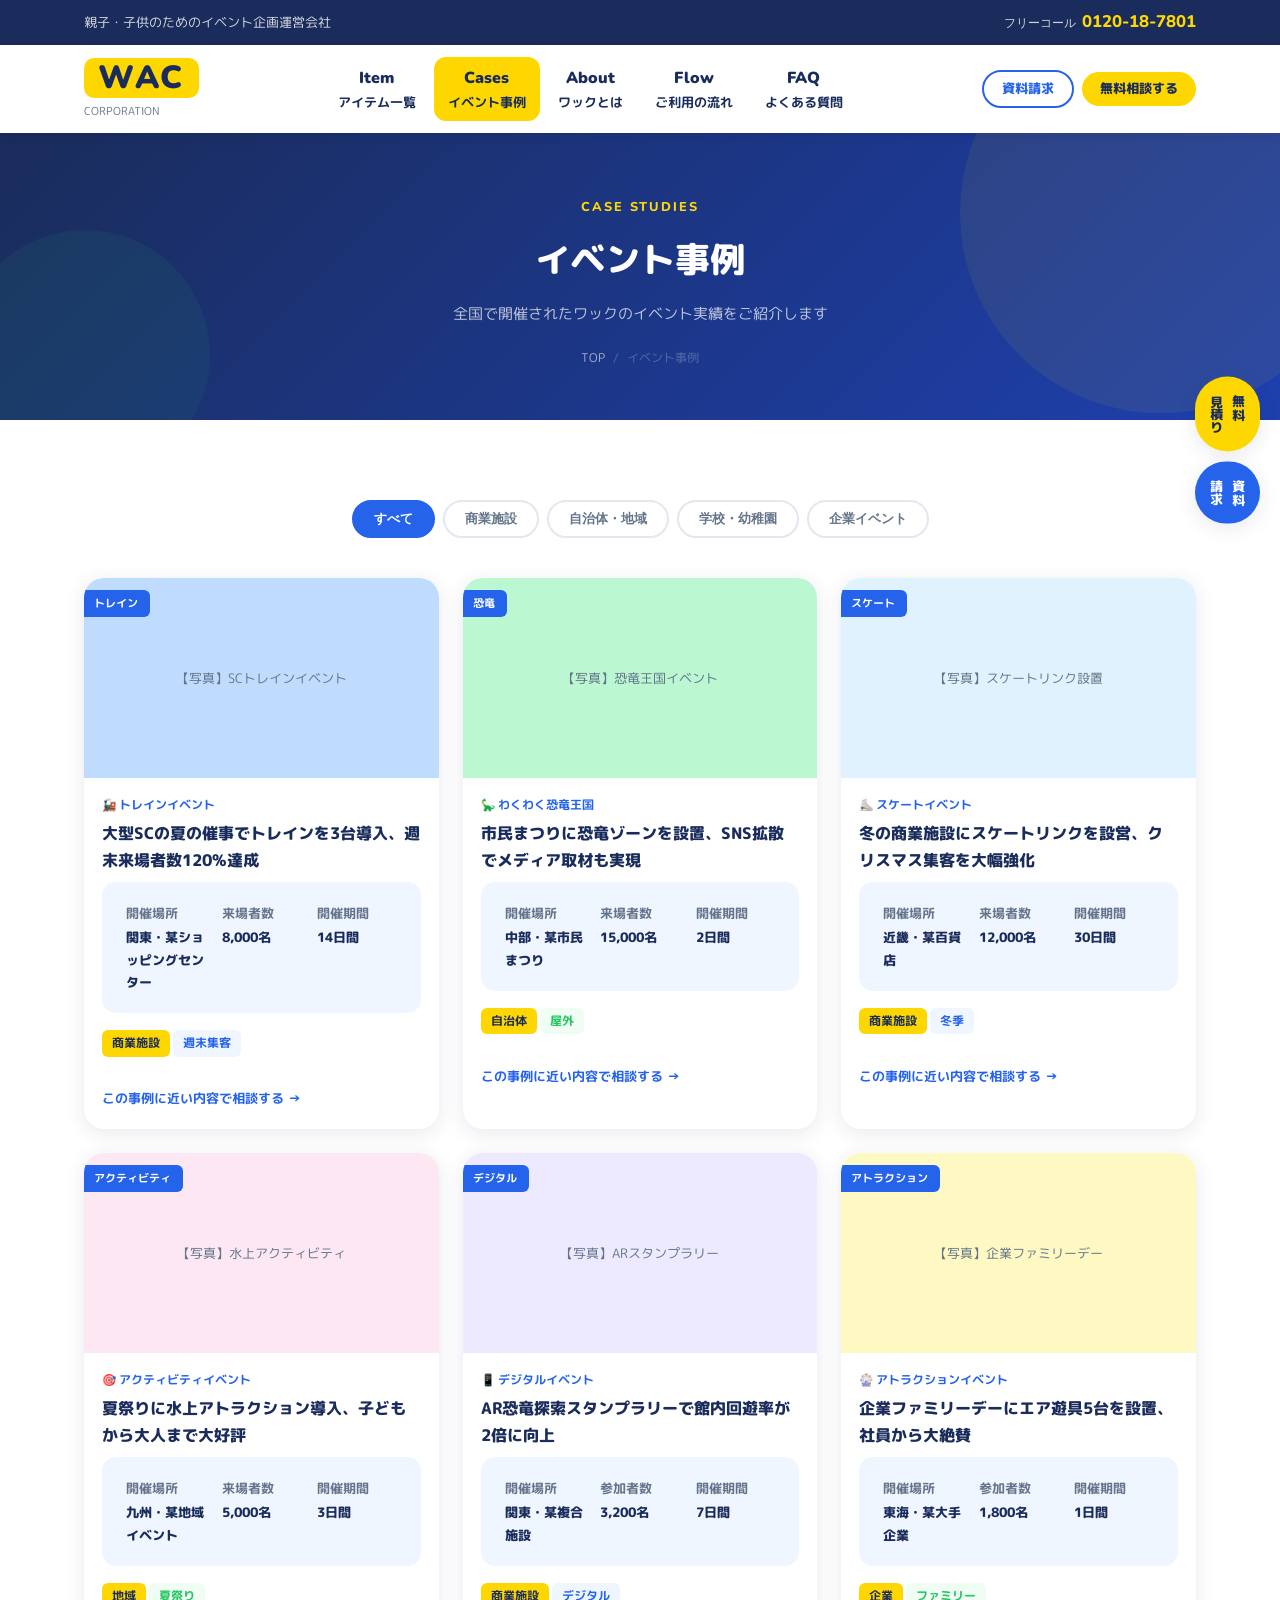
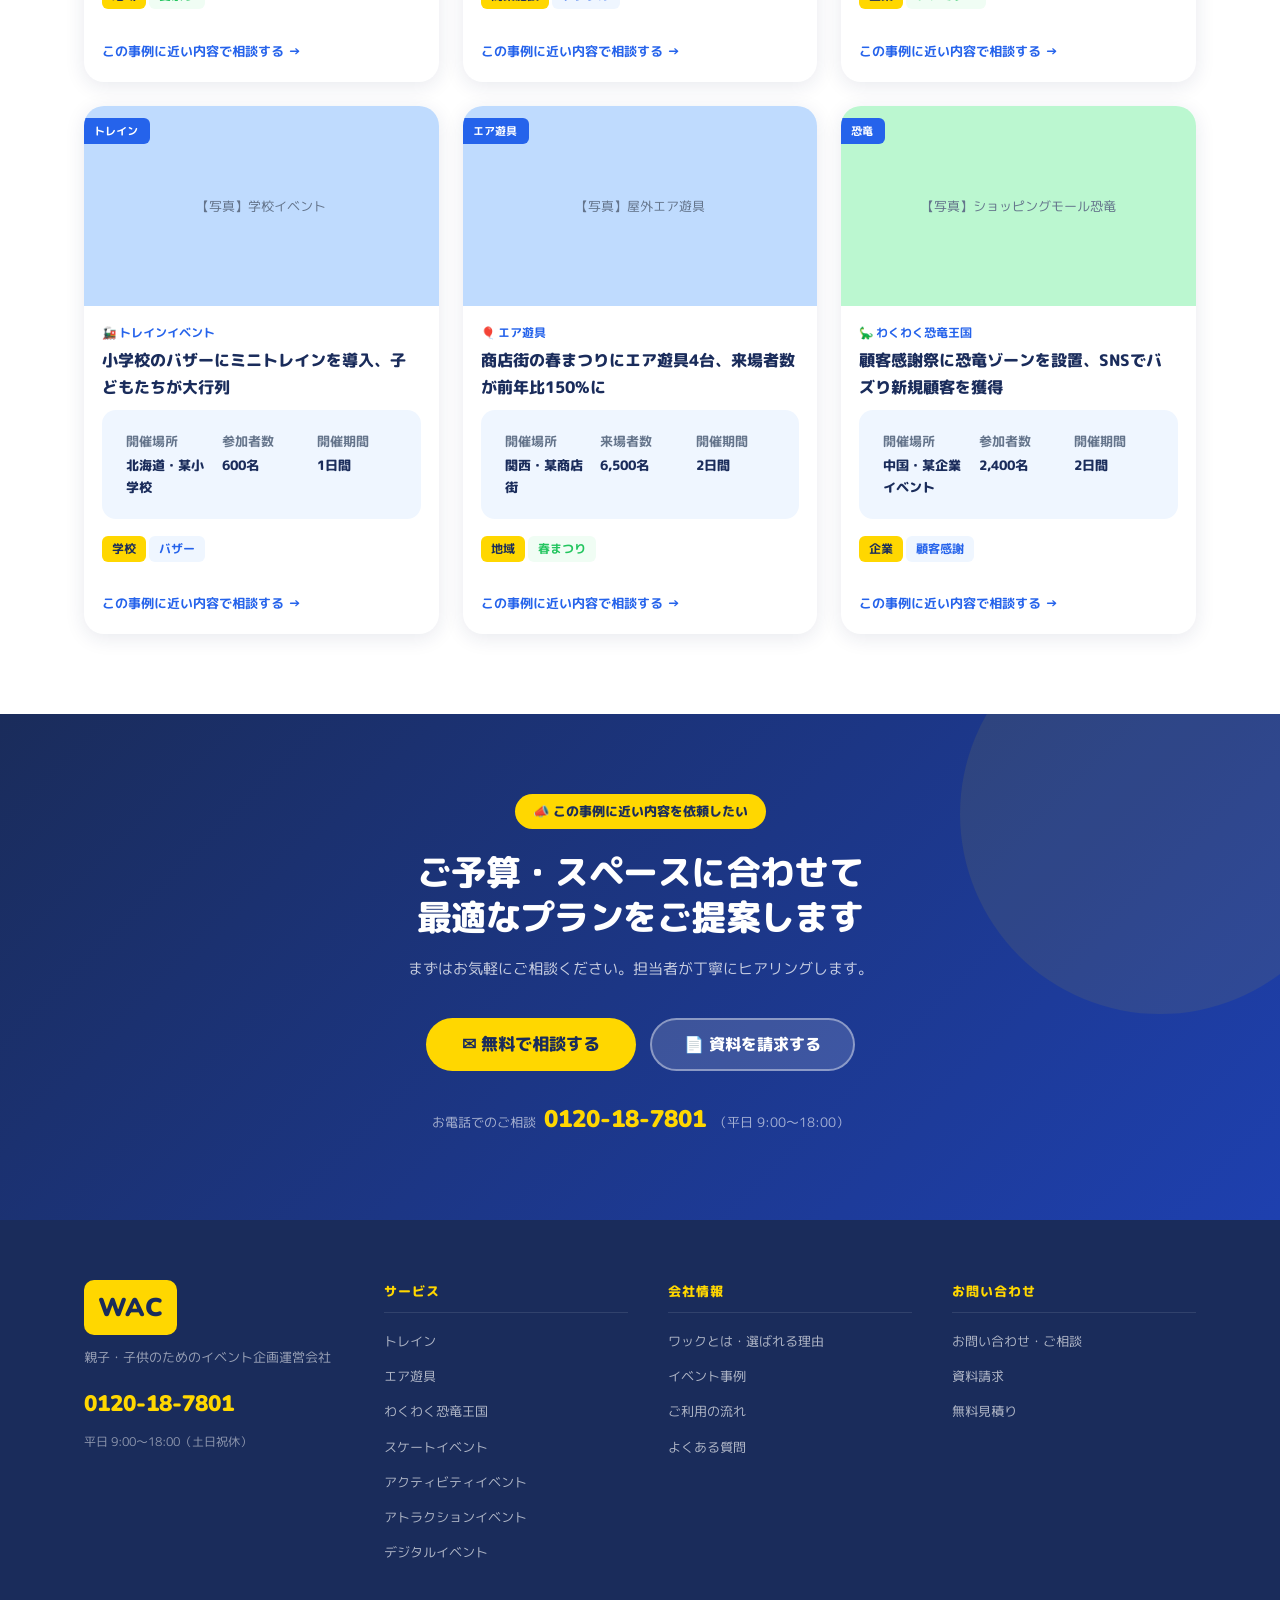
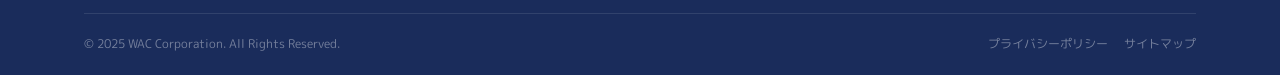
<file: wacwac-rough/cases.html>
<!DOCTYPE html>
<html lang="ja">
<head>
<meta charset="UTF-8">
<meta name="viewport" content="width=device-width, initial-scale=1.0">
<title>イベント事例 | 株式会社ワック</title>
<link rel="preconnect" href="https://fonts.googleapis.com">
<link href="https://fonts.googleapis.com/css2?family=M+PLUS+Rounded+1c:wght@400;500;700;800&family=Nunito:wght@700;800;900&display=swap" rel="stylesheet">
<link rel="stylesheet" href="style.css">
<style>
.cases-section { padding: 80px 0; background: #fff; }
.case-detail-box {
  background: var(--blue-light); border-radius: 14px; padding: 20px 24px;
  display: grid; grid-template-columns: repeat(3,1fr); gap: 16px; margin-bottom: 14px;
}
.case-detail-item { font-size: .82rem; }
.case-detail-item dt { color: var(--gray); font-weight: 700; margin-bottom: 2px; }
.case-detail-item dd { color: var(--navy); font-weight: 800; }
</style>
</head>
<body>

<div class="topbar">
  <div class="container">
    <span class="topbar-left">親子・子供のためのイベント企画運営会社</span>
    <span class="topbar-tel"><span>フリーコール</span>0120-18-7801</span>
  </div>
</div>

<header>
  <div class="header-inner">
    <a href="index.html" class="logo"><span class="logo-mark">WAC</span><span class="logo-sub">CORPORATION</span></a>
    <nav>
      <a href="items.html"   class="nav-link"><span class="en">Item</span><span>アイテム一覧</span></a>
      <a href="cases.html"   class="nav-link active"><span class="en">Cases</span><span>イベント事例</span></a>
      <a href="why.html"     class="nav-link"><span class="en">About</span><span>ワックとは</span></a>
      <a href="flow.html"    class="nav-link"><span class="en">Flow</span><span>ご利用の流れ</span></a>
      <a href="faq.html"     class="nav-link"><span class="en">FAQ</span><span>よくある質問</span></a>
    </nav>
    <div class="nav-cta">
      <a href="contact.html" class="btn btn-outline-blue btn-sm">資料請求</a>
      <a href="contact.html" class="btn btn-yellow btn-sm">無料相談する</a>
    </div>
  </div>
</header>

<div class="float-cta">
  <a href="contact.html" class="float-btn">無料<br>見積り</a>
  <a href="contact.html" class="float-btn blue">資料<br>請求</a>
</div>

<!-- PAGE HERO -->
<div class="page-hero">
  <span class="page-hero-en">Case Studies</span>
  <h1>イベント事例</h1>
  <p>全国で開催されたワックのイベント実績をご紹介します</p>
  <div class="breadcrumb">
    <a href="index.html">TOP</a><span>/</span><span>イベント事例</span>
  </div>
</div>

<!-- CASES SECTION -->
<section class="cases-section">
  <div class="container">

    <!-- FILTER -->
    <div class="filter-row">
      <button class="filter-btn active" data-cat="all">すべて</button>
      <button class="filter-btn" data-cat="commercial">商業施設</button>
      <button class="filter-btn" data-cat="local">自治体・地域</button>
      <button class="filter-btn" data-cat="school">学校・幼稚園</button>
      <button class="filter-btn" data-cat="corporate">企業イベント</button>
    </div>

    <!-- GRID -->
    <div class="cases-grid" id="casesGrid">

      <!-- Case 1 -->
      <div class="case-card" data-cat="commercial">
        <div class="case-photo"><span class="case-ribbon">トレイン</span>【写真】SCトレインイベント</div>
        <div class="case-body">
          <div class="case-category">🚂 トレインイベント</div>
          <div class="case-title">大型SCの夏の催事でトレインを3台導入、週末来場者数120%達成</div>
          <div class="case-detail-box">
            <dl class="case-detail-item"><dt>開催場所</dt><dd>関東・某ショッピングセンター</dd></dl>
            <dl class="case-detail-item"><dt>来場者数</dt><dd>8,000名</dd></dl>
            <dl class="case-detail-item"><dt>開催期間</dt><dd>14日間</dd></dl>
          </div>
          <div><span class="tag tag-yellow">商業施設</span><span class="tag tag-blue">週末集客</span></div>
          <br><a href="contact.html" class="case-link">この事例に近い内容で相談する</a>
        </div>
      </div>

      <!-- Case 2 -->
      <div class="case-card" data-cat="local">
        <div class="case-photo dino"><span class="case-ribbon">恐竜</span>【写真】恐竜王国イベント</div>
        <div class="case-body">
          <div class="case-category">🦕 わくわく恐竜王国</div>
          <div class="case-title">市民まつりに恐竜ゾーンを設置、SNS拡散でメディア取材も実現</div>
          <div class="case-detail-box">
            <dl class="case-detail-item"><dt>開催場所</dt><dd>中部・某市民まつり</dd></dl>
            <dl class="case-detail-item"><dt>来場者数</dt><dd>15,000名</dd></dl>
            <dl class="case-detail-item"><dt>開催期間</dt><dd>2日間</dd></dl>
          </div>
          <div><span class="tag tag-yellow">自治体</span><span class="tag tag-green">屋外</span></div>
          <br><a href="contact.html" class="case-link">この事例に近い内容で相談する</a>
        </div>
      </div>

      <!-- Case 3 -->
      <div class="case-card" data-cat="commercial">
        <div class="case-photo skate"><span class="case-ribbon">スケート</span>【写真】スケートリンク設置</div>
        <div class="case-body">
          <div class="case-category">⛸️ スケートイベント</div>
          <div class="case-title">冬の商業施設にスケートリンクを設営、クリスマス集客を大幅強化</div>
          <div class="case-detail-box">
            <dl class="case-detail-item"><dt>開催場所</dt><dd>近畿・某百貨店</dd></dl>
            <dl class="case-detail-item"><dt>来場者数</dt><dd>12,000名</dd></dl>
            <dl class="case-detail-item"><dt>開催期間</dt><dd>30日間</dd></dl>
          </div>
          <div><span class="tag tag-yellow">商業施設</span><span class="tag tag-blue">冬季</span></div>
          <br><a href="contact.html" class="case-link">この事例に近い内容で相談する</a>
        </div>
      </div>

      <!-- Case 4 -->
      <div class="case-card" data-cat="local">
        <div class="case-photo activity"><span class="case-ribbon">アクティビティ</span>【写真】水上アクティビティ</div>
        <div class="case-body">
          <div class="case-category">🎯 アクティビティイベント</div>
          <div class="case-title">夏祭りに水上アトラクション導入、子どもから大人まで大好評</div>
          <div class="case-detail-box">
            <dl class="case-detail-item"><dt>開催場所</dt><dd>九州・某地域イベント</dd></dl>
            <dl class="case-detail-item"><dt>来場者数</dt><dd>5,000名</dd></dl>
            <dl class="case-detail-item"><dt>開催期間</dt><dd>3日間</dd></dl>
          </div>
          <div><span class="tag tag-yellow">地域</span><span class="tag tag-green">夏祭り</span></div>
          <br><a href="contact.html" class="case-link">この事例に近い内容で相談する</a>
        </div>
      </div>

      <!-- Case 5 -->
      <div class="case-card" data-cat="commercial">
        <div class="case-photo digital"><span class="case-ribbon">デジタル</span>【写真】ARスタンプラリー</div>
        <div class="case-body">
          <div class="case-category">📱 デジタルイベント</div>
          <div class="case-title">AR恐竜探索スタンプラリーで館内回遊率が2倍に向上</div>
          <div class="case-detail-box">
            <dl class="case-detail-item"><dt>開催場所</dt><dd>関東・某複合施設</dd></dl>
            <dl class="case-detail-item"><dt>参加者数</dt><dd>3,200名</dd></dl>
            <dl class="case-detail-item"><dt>開催期間</dt><dd>7日間</dd></dl>
          </div>
          <div><span class="tag tag-yellow">商業施設</span><span class="tag tag-blue">デジタル</span></div>
          <br><a href="contact.html" class="case-link">この事例に近い内容で相談する</a>
        </div>
      </div>

      <!-- Case 6 -->
      <div class="case-card" data-cat="corporate">
        <div class="case-photo attract"><span class="case-ribbon">アトラクション</span>【写真】企業ファミリーデー</div>
        <div class="case-body">
          <div class="case-category">🎡 アトラクションイベント</div>
          <div class="case-title">企業ファミリーデーにエア遊具5台を設置、社員から大絶賛</div>
          <div class="case-detail-box">
            <dl class="case-detail-item"><dt>開催場所</dt><dd>東海・某大手企業</dd></dl>
            <dl class="case-detail-item"><dt>参加者数</dt><dd>1,800名</dd></dl>
            <dl class="case-detail-item"><dt>開催期間</dt><dd>1日間</dd></dl>
          </div>
          <div><span class="tag tag-yellow">企業</span><span class="tag tag-green">ファミリー</span></div>
          <br><a href="contact.html" class="case-link">この事例に近い内容で相談する</a>
        </div>
      </div>

      <!-- Case 7 -->
      <div class="case-card" data-cat="school">
        <div class="case-photo"><span class="case-ribbon">トレイン</span>【写真】学校イベント</div>
        <div class="case-body">
          <div class="case-category">🚂 トレインイベント</div>
          <div class="case-title">小学校のバザーにミニトレインを導入、子どもたちが大行列</div>
          <div class="case-detail-box">
            <dl class="case-detail-item"><dt>開催場所</dt><dd>北海道・某小学校</dd></dl>
            <dl class="case-detail-item"><dt>参加者数</dt><dd>600名</dd></dl>
            <dl class="case-detail-item"><dt>開催期間</dt><dd>1日間</dd></dl>
          </div>
          <div><span class="tag tag-yellow">学校</span><span class="tag tag-blue">バザー</span></div>
          <br><a href="contact.html" class="case-link">この事例に近い内容で相談する</a>
        </div>
      </div>

      <!-- Case 8 -->
      <div class="case-card" data-cat="local">
        <div class="case-photo g"><span class="case-ribbon">エア遊具</span>【写真】屋外エア遊具</div>
        <div class="case-body">
          <div class="case-category">🎈 エア遊具</div>
          <div class="case-title">商店街の春まつりにエア遊具4台、来場者数が前年比150%に</div>
          <div class="case-detail-box">
            <dl class="case-detail-item"><dt>開催場所</dt><dd>関西・某商店街</dd></dl>
            <dl class="case-detail-item"><dt>来場者数</dt><dd>6,500名</dd></dl>
            <dl class="case-detail-item"><dt>開催期間</dt><dd>2日間</dd></dl>
          </div>
          <div><span class="tag tag-yellow">地域</span><span class="tag tag-green">春まつり</span></div>
          <br><a href="contact.html" class="case-link">この事例に近い内容で相談する</a>
        </div>
      </div>

      <!-- Case 9 -->
      <div class="case-card" data-cat="corporate">
        <div class="case-photo dino"><span class="case-ribbon">恐竜</span>【写真】ショッピングモール恐竜</div>
        <div class="case-body">
          <div class="case-category">🦕 わくわく恐竜王国</div>
          <div class="case-title">顧客感謝祭に恐竜ゾーンを設置、SNSでバズり新規顧客を獲得</div>
          <div class="case-detail-box">
            <dl class="case-detail-item"><dt>開催場所</dt><dd>中国・某企業イベント</dd></dl>
            <dl class="case-detail-item"><dt>参加者数</dt><dd>2,400名</dd></dl>
            <dl class="case-detail-item"><dt>開催期間</dt><dd>2日間</dd></dl>
          </div>
          <div><span class="tag tag-yellow">企業</span><span class="tag tag-blue">顧客感謝</span></div>
          <br><a href="contact.html" class="case-link">この事例に近い内容で相談する</a>
        </div>
      </div>

    </div>
  </div>
</section>

<!-- CTA -->
<section class="cta-banner">
  <div class="cta-inner">
    <span class="cta-label">📣 この事例に近い内容を依頼したい</span>
    <h2 class="cta-h2">ご予算・スペースに合わせて<br>最適なプランをご提案します</h2>
    <p class="cta-desc">まずはお気軽にご相談ください。担当者が丁寧にヒアリングします。</p>
    <div class="cta-btns">
      <a href="contact.html" class="btn btn-yellow" style="font-size:1.05rem;padding:18px 36px;">✉ 無料で相談する</a>
      <a href="contact.html" class="btn" style="background:rgba(255,255,255,.15);color:#fff;border:2px solid rgba(255,255,255,.4);">📄 資料を請求する</a>
    </div>
    <div class="cta-tel">お電話でのご相談<strong>0120-18-7801</strong>（平日 9:00〜18:00）</div>
  </div>
</section>

<footer>
  <div class="container">
    <div class="footer-top">
      <div>
        <div class="footer-logo-mark">WAC</div>
        <p class="footer-tagline">親子・子供のためのイベント企画運営会社</p>
        <span class="footer-tel-num">0120-18-7801</span>
        <span class="footer-hours">平日 9:00〜18:00（土日祝休）</span>
      </div>
      <div class="footer-col"><h4>サービス</h4><ul>
        <li><a href="items.html#train">トレイン</a></li>
        <li><a href="items.html#air">エア遊具</a></li>
        <li><a href="items.html#dino">わくわく恐竜王国</a></li>
        <li><a href="items.html#skate">スケートイベント</a></li>
        <li><a href="items.html#activity">アクティビティイベント</a></li>
        <li><a href="items.html#attract">アトラクションイベント</a></li>
        <li><a href="items.html#digital">デジタルイベント</a></li>
      </ul></div>
      <div class="footer-col"><h4>会社情報</h4><ul>
        <li><a href="why.html">ワックとは・選ばれる理由</a></li>
        <li><a href="cases.html">イベント事例</a></li>
        <li><a href="flow.html">ご利用の流れ</a></li>
        <li><a href="faq.html">よくある質問</a></li>
      </ul></div>
      <div class="footer-col"><h4>お問い合わせ</h4><ul>
        <li><a href="contact.html">お問い合わせ・ご相談</a></li>
        <li><a href="contact.html">資料請求</a></li>
        <li><a href="contact.html">無料見積り</a></li>
      </ul></div>
    </div>
    <div class="footer-bottom">
      <div>© 2025 WAC Corporation. All Rights Reserved.</div>
      <div style="display:flex;gap:16px;"><a href="#">プライバシーポリシー</a><a href="#">サイトマップ</a></div>
    </div>
  </div>
</footer>

<script>
document.querySelectorAll('.filter-btn').forEach(btn => {
  btn.addEventListener('click', () => {
    document.querySelectorAll('.filter-btn').forEach(b => b.classList.remove('active'));
    btn.classList.add('active');
    const cat = btn.dataset.cat;
    document.querySelectorAll('#casesGrid .case-card').forEach(card => {
      card.style.display = (cat === 'all' || card.dataset.cat === cat) ? 'block' : 'none';
    });
  });
});
</script>
</body>
</html>
</file>
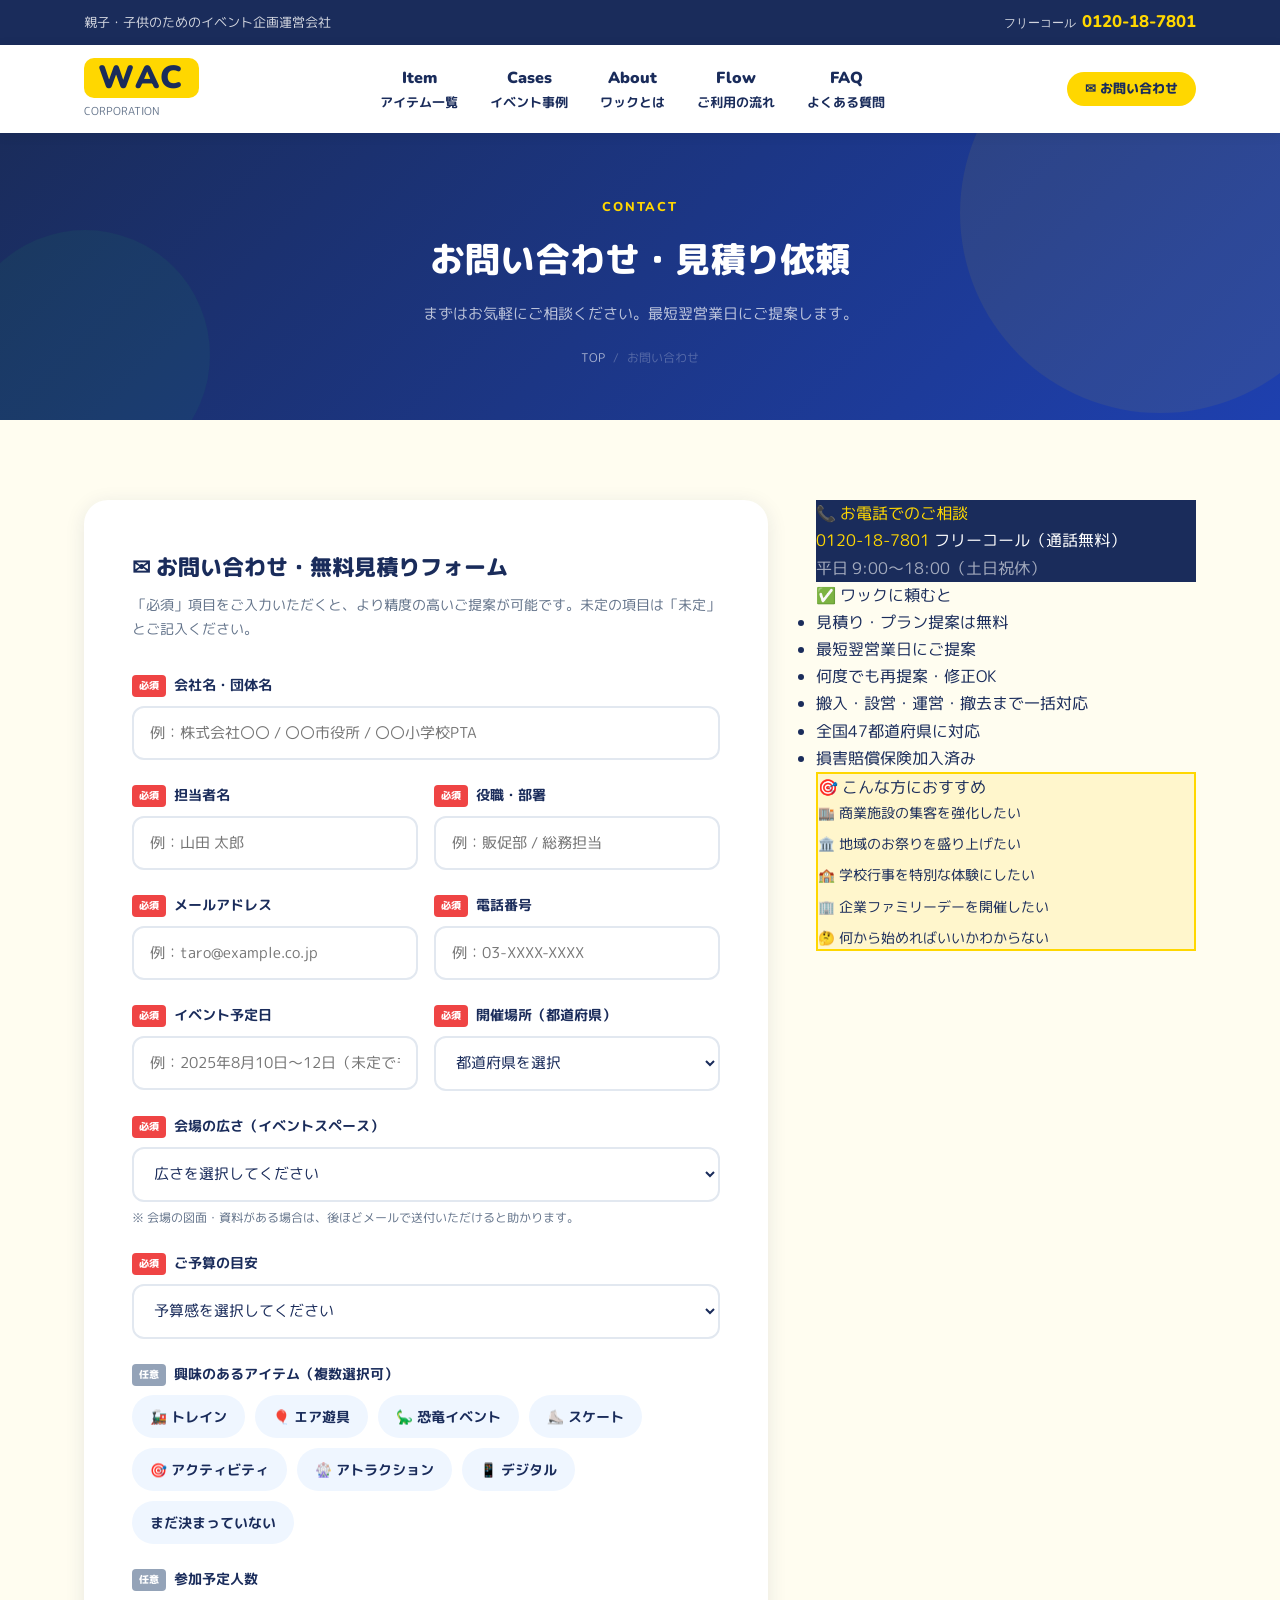
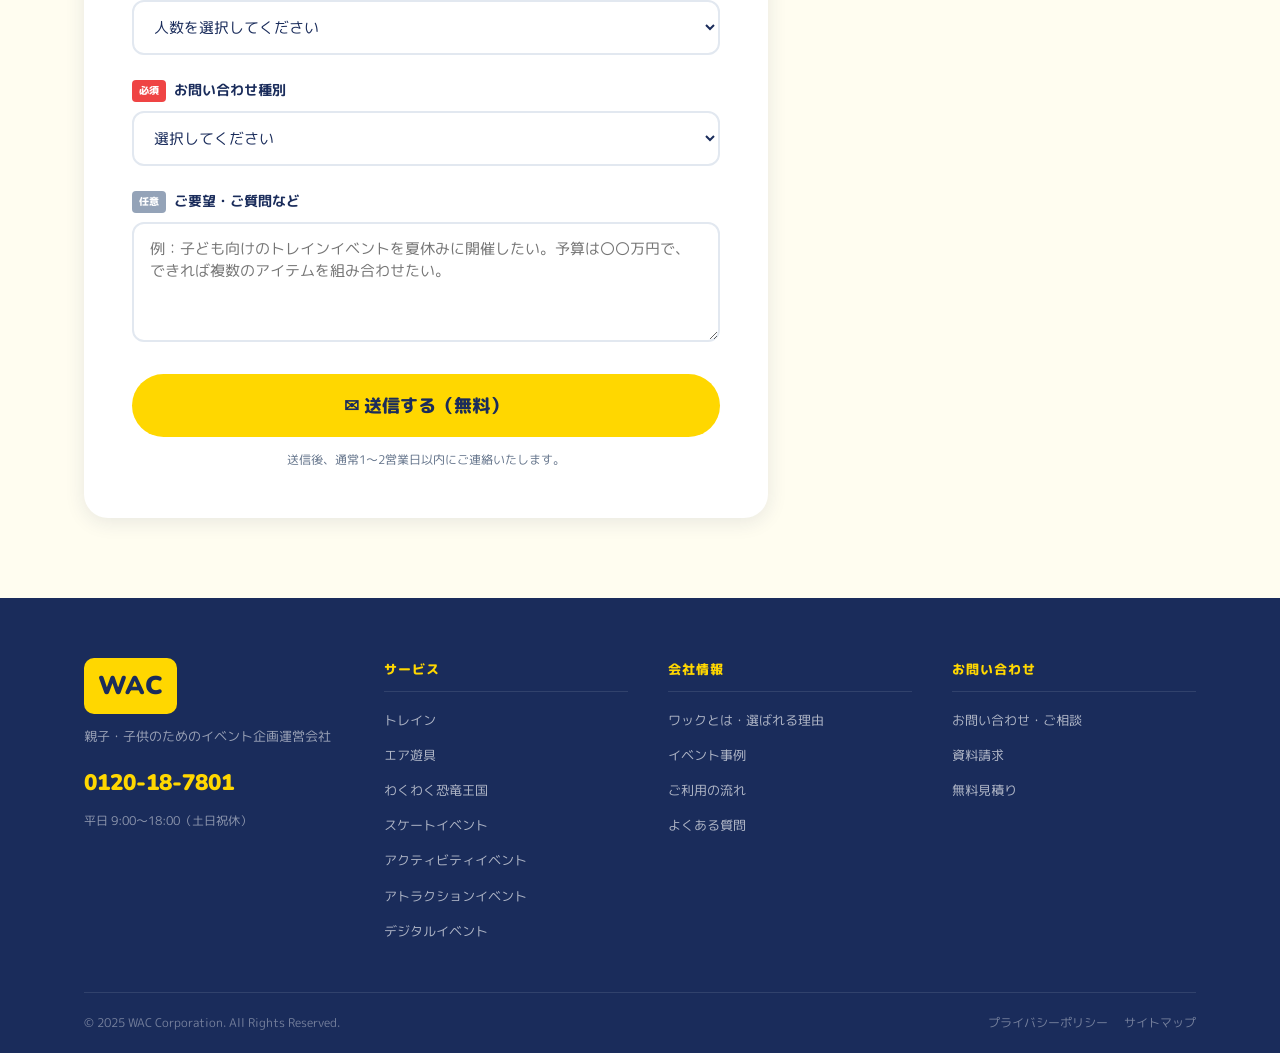
<file: wacwac-rough/contact.html>
<!DOCTYPE html>
<html lang="ja">
<head>
<meta charset="UTF-8">
<meta name="viewport" content="width=device-width, initial-scale=1.0">
<title>お問い合わせ・見積り依頼 | 株式会社ワック</title>
<link rel="preconnect" href="https://fonts.googleapis.com">
<link href="https://fonts.googleapis.com/css2?family=M+PLUS+Rounded+1c:wght@400;500;700;800&family=Nunito:wght@700;800;900&display=swap" rel="stylesheet">
<link rel="stylesheet" href="style.css">
<style>
.contact-section { padding: 80px 0; background: var(--bg-section); }
.contact-grid { display: grid; grid-template-columns: 1fr 380px; gap: 48px; align-items: start; }

/* FORM */
.form-card { background: #fff; border-radius: 24px; padding: 48px; box-shadow: var(--shadow); }
.form-title { font-size: 1.4rem; font-weight: 800; color: var(--navy); margin-bottom: 8px; }
.form-subtitle { font-size: .88rem; color: var(--gray); margin-bottom: 32px; }
.form-group { margin-bottom: 24px; }
.form-label {
  display: flex; align-items: center; gap: 8px;
  font-size: .88rem; font-weight: 700; color: var(--navy); margin-bottom: 8px;
}
.required-badge {
  background: #EF4444; color: #fff; font-size: .65rem; font-weight: 800;
  padding: 2px 7px; border-radius: 4px;
}
.optional-badge {
  background: #94a3b8; color: #fff; font-size: .65rem; font-weight: 800;
  padding: 2px 7px; border-radius: 4px;
}
.form-input, .form-select, .form-textarea {
  width: 100%; padding: 14px 16px; border-radius: 12px;
  border: 2px solid #e2e8f0; font-size: .92rem; font-family: inherit;
  color: var(--navy); transition: border-color .2s, box-shadow .2s;
  background: #fff;
}
.form-input:focus, .form-select:focus, .form-textarea:focus {
  outline: none; border-color: var(--blue); box-shadow: 0 0 0 4px rgba(37,99,235,.08);
}
.form-textarea { resize: vertical; min-height: 120px; }
.form-row { display: grid; grid-template-columns: 1fr 1fr; gap: 16px; }
.form-hint { font-size: .75rem; color: var(--gray); margin-top: 6px; }
.form-check-group { display: flex; flex-wrap: wrap; gap: 10px; }
.form-check {
  display: flex; align-items: center; gap: 8px;
  background: var(--blue-light); border-radius: 50px;
  padding: 8px 16px; cursor: pointer; font-size: .85rem; font-weight: 600;
  color: var(--navy); border: 2px solid transparent; transition: all .2s;
}
.form-check input { display: none; }
.form-check:has(input:checked) { background: var(--blue); color: #fff; border-color: var(--blue); }
.form-check:hover { border-color: var(--blue); }
.submit-btn {
  width: 100%; padding: 18px; border-radius: var(--radius-btn);
  background: var(--yellow); color: var(--navy); font-size: 1.1rem; font-weight: 800;
  border: none; cursor: pointer; transition: transform .2s, box-shadow .2s;
  display: flex; align-items: center; justify-content: center; gap: 8px;
  font-family: inherit;
}
.submit-btn:hover { transform: translateY(-2px); box-shadow: var(--shadow-hover); }
.form-notice { font-size: .78rem; color: var(--gray); text-align: center; margin-top: 12px; }

/* SIDEBAR -->
.contact-sidebar { display: flex; flex-direction: column; gap: 20px; }
.sidebar-card { background: #fff; border-radius: 20px; padding: 28px; box-shadow: var(--shadow); }
.sidebar-card-title {
  font-size: .95rem; font-weight: 800; color: var(--navy);
  margin-bottom: 16px; padding-bottom: 10px; border-bottom: 2px solid var(--yellow);
}
.tel-big {
  font-family: 'Nunito', sans-serif; font-size: 1.8rem; font-weight: 900;
  color: var(--navy); display: block; margin-bottom: 4px;
}
.tel-free { font-size: .72rem; color: var(--blue); font-weight: 700; }
.tel-hours { font-size: .78rem; color: var(--gray); margin-top: 6px; }
.feature-list { list-style: none; display: flex; flex-direction: column; gap: 10px; }
.feature-list li {
  display: flex; align-items: flex-start; gap: 8px;
  font-size: .85rem; color: var(--navy);
}
.feature-list li::before {
  content: '✓'; flex-shrink: 0; width: 20px; height: 20px; border-radius: 50%;
  background: var(--green); color: #fff; font-size: .7rem; font-weight: 900;
  display: flex; align-items: center; justify-content: center; margin-top: 2px;
}

@media(max-width:1024px) { .contact-grid { grid-template-columns: 1fr; } .form-row { grid-template-columns: 1fr; } }
</style>
</head>
<body>

<div class="topbar">
  <div class="container">
    <span class="topbar-left">親子・子供のためのイベント企画運営会社</span>
    <span class="topbar-tel"><span>フリーコール</span>0120-18-7801</span>
  </div>
</div>

<header>
  <div class="header-inner">
    <a href="index.html" class="logo"><span class="logo-mark">WAC</span><span class="logo-sub">CORPORATION</span></a>
    <nav>
      <a href="items.html"   class="nav-link"><span class="en">Item</span><span>アイテム一覧</span></a>
      <a href="cases.html"   class="nav-link"><span class="en">Cases</span><span>イベント事例</span></a>
      <a href="why.html"     class="nav-link"><span class="en">About</span><span>ワックとは</span></a>
      <a href="flow.html"    class="nav-link"><span class="en">Flow</span><span>ご利用の流れ</span></a>
      <a href="faq.html"     class="nav-link"><span class="en">FAQ</span><span>よくある質問</span></a>
    </nav>
    <div class="nav-cta">
      <a href="contact.html" class="btn btn-yellow btn-sm">✉ お問い合わせ</a>
    </div>
  </div>
</header>

<div class="page-hero">
  <span class="page-hero-en">Contact</span>
  <h1>お問い合わせ・見積り依頼</h1>
  <p>まずはお気軽にご相談ください。最短翌営業日にご提案します。</p>
  <div class="breadcrumb">
    <a href="index.html">TOP</a><span>/</span><span>お問い合わせ</span>
  </div>
</div>

<section class="contact-section">
  <div class="container">
    <div class="contact-grid">

      <!-- FORM -->
      <div class="form-card">
        <div class="form-title">✉ お問い合わせ・無料見積りフォーム</div>
        <p class="form-subtitle">「必須」項目をご入力いただくと、より精度の高いご提案が可能です。未定の項目は「未定」とご記入ください。</p>

        <form action="#" method="post">

          <!-- 会社名 -->
          <div class="form-group">
            <label class="form-label"><span class="required-badge">必須</span>会社名・団体名</label>
            <input type="text" class="form-input" placeholder="例：株式会社〇〇 / 〇〇市役所 / 〇〇小学校PTA">
          </div>

          <!-- 担当者名 -->
          <div class="form-group">
            <div class="form-row">
              <div>
                <label class="form-label"><span class="required-badge">必須</span>担当者名</label>
                <input type="text" class="form-input" placeholder="例：山田 太郎">
              </div>
              <div>
                <label class="form-label"><span class="required-badge">必須</span>役職・部署</label>
                <input type="text" class="form-input" placeholder="例：販促部 / 総務担当">
              </div>
            </div>
          </div>

          <!-- 連絡先 -->
          <div class="form-group">
            <div class="form-row">
              <div>
                <label class="form-label"><span class="required-badge">必須</span>メールアドレス</label>
                <input type="email" class="form-input" placeholder="例：taro@example.co.jp">
              </div>
              <div>
                <label class="form-label"><span class="required-badge">必須</span>電話番号</label>
                <input type="tel" class="form-input" placeholder="例：03-XXXX-XXXX">
              </div>
            </div>
          </div>

          <!-- イベント予定日 -->
          <div class="form-group">
            <div class="form-row">
              <div>
                <label class="form-label"><span class="required-badge">必須</span>イベント予定日</label>
                <input type="text" class="form-input" placeholder="例：2025年8月10日〜12日（未定でも可）">
              </div>
              <div>
                <label class="form-label"><span class="required-badge">必須</span>開催場所（都道府県）</label>
                <select class="form-select">
                  <option value="">都道府県を選択</option>
                  <option>北海道</option><option>青森県</option><option>岩手県</option><option>宮城県</option>
                  <option>秋田県</option><option>山形県</option><option>福島県</option><option>茨城県</option>
                  <option>栃木県</option><option>群馬県</option><option>埼玉県</option><option>千葉県</option>
                  <option>東京都</option><option>神奈川県</option><option>新潟県</option><option>富山県</option>
                  <option>石川県</option><option>福井県</option><option>山梨県</option><option>長野県</option>
                  <option>岐阜県</option><option>静岡県</option><option>愛知県</option><option>三重県</option>
                  <option>滋賀県</option><option>京都府</option><option>大阪府</option><option>兵庫県</option>
                  <option>奈良県</option><option>和歌山県</option><option>鳥取県</option><option>島根県</option>
                  <option>岡山県</option><option>広島県</option><option>山口県</option><option>徳島県</option>
                  <option>香川県</option><option>愛媛県</option><option>高知県</option><option>福岡県</option>
                  <option>佐賀県</option><option>長崎県</option><option>熊本県</option><option>大分県</option>
                  <option>宮崎県</option><option>鹿児島県</option><option>沖縄県</option><option>未定</option>
                </select>
              </div>
            </div>
          </div>

          <!-- 会場の広さ -->
          <div class="form-group">
            <label class="form-label"><span class="required-badge">必須</span>会場の広さ（イベントスペース）</label>
            <select class="form-select">
              <option value="">広さを選択してください</option>
              <option>〜50㎡（小規模・室内催事スペース）</option>
              <option>50〜100㎡（中規模・コンコース等）</option>
              <option>100〜300㎡（大型スペース・ホール）</option>
              <option>300㎡以上（野外・大型施設）</option>
              <option>未定・わからない</option>
            </select>
            <div class="form-hint">※ 会場の図面・資料がある場合は、後ほどメールで送付いただけると助かります。</div>
          </div>

          <!-- 予算感 -->
          <div class="form-group">
            <label class="form-label"><span class="required-badge">必須</span>ご予算の目安</label>
            <select class="form-select">
              <option value="">予算感を選択してください</option>
              <option>〜30万円</option>
              <option>30〜50万円</option>
              <option>50〜100万円</option>
              <option>100〜300万円</option>
              <option>300万円以上</option>
              <option>未定・応相談</option>
            </select>
          </div>

          <!-- 興味のあるアイテム -->
          <div class="form-group">
            <label class="form-label"><span class="optional-badge">任意</span>興味のあるアイテム（複数選択可）</label>
            <div class="form-check-group">
              <label class="form-check"><input type="checkbox" name="item" value="train">🚂 トレイン</label>
              <label class="form-check"><input type="checkbox" name="item" value="air">🎈 エア遊具</label>
              <label class="form-check"><input type="checkbox" name="item" value="dino">🦕 恐竜イベント</label>
              <label class="form-check"><input type="checkbox" name="item" value="skate">⛸️ スケート</label>
              <label class="form-check"><input type="checkbox" name="item" value="activity">🎯 アクティビティ</label>
              <label class="form-check"><input type="checkbox" name="item" value="attract">🎡 アトラクション</label>
              <label class="form-check"><input type="checkbox" name="item" value="digital">📱 デジタル</label>
              <label class="form-check"><input type="checkbox" name="item" value="unknown">まだ決まっていない</label>
            </div>
          </div>

          <!-- 参加予定人数 -->
          <div class="form-group">
            <label class="form-label"><span class="optional-badge">任意</span>参加予定人数</label>
            <select class="form-select">
              <option value="">人数を選択してください</option>
              <option>〜300名</option>
              <option>300〜1,000名</option>
              <option>1,000〜5,000名</option>
              <option>5,000名以上</option>
              <option>未定</option>
            </select>
          </div>

          <!-- お問い合わせ種別 -->
          <div class="form-group">
            <label class="form-label"><span class="required-badge">必須</span>お問い合わせ種別</label>
            <select class="form-select">
              <option value="">選択してください</option>
              <option>無料見積り・プラン提案を希望</option>
              <option>資料請求</option>
              <option>詳細について聞きたい</option>
              <option>その他</option>
            </select>
          </div>

          <!-- メッセージ -->
          <div class="form-group">
            <label class="form-label"><span class="optional-badge">任意</span>ご要望・ご質問など</label>
            <textarea class="form-textarea" placeholder="例：子ども向けのトレインイベントを夏休みに開催したい。予算は〇〇万円で、できれば複数のアイテムを組み合わせたい。"></textarea>
          </div>

          <button type="submit" class="submit-btn">✉ 送信する（無料）</button>
          <p class="form-notice">送信後、通常1〜2営業日以内にご連絡いたします。</p>
        </form>
      </div>

      <!-- SIDEBAR -->
      <div class="contact-sidebar">

        <div class="sidebar-card" style="background:var(--navy);color:#fff;">
          <div class="sidebar-card-title" style="color:var(--yellow);border-color:rgba(255,255,255,.2);">📞 お電話でのご相談</div>
          <span class="tel-big" style="color:var(--yellow);">0120-18-7801</span>
          <span class="tel-free">フリーコール（通話無料）</span>
          <div class="tel-hours" style="color:rgba(255,255,255,.6);">平日 9:00〜18:00（土日祝休）</div>
        </div>

        <div class="sidebar-card">
          <div class="sidebar-card-title">✅ ワックに頼むと</div>
          <ul class="feature-list">
            <li>見積り・プラン提案は無料</li>
            <li>最短翌営業日にご提案</li>
            <li>何度でも再提案・修正OK</li>
            <li>搬入・設営・運営・撤去まで一括対応</li>
            <li>全国47都道府県に対応</li>
            <li>損害賠償保険加入済み</li>
          </ul>
        </div>

        <div class="sidebar-card" style="background:var(--yellow-light);border:2px solid var(--yellow);">
          <div class="sidebar-card-title" style="border-color:var(--yellow);">🎯 こんな方におすすめ</div>
          <ul style="list-style:none;display:flex;flex-direction:column;gap:8px;">
            <li style="font-size:.85rem;color:var(--navy);">🏬 商業施設の集客を強化したい</li>
            <li style="font-size:.85rem;color:var(--navy);">🏛️ 地域のお祭りを盛り上げたい</li>
            <li style="font-size:.85rem;color:var(--navy);">🏫 学校行事を特別な体験にしたい</li>
            <li style="font-size:.85rem;color:var(--navy);">🏢 企業ファミリーデーを開催したい</li>
            <li style="font-size:.85rem;color:var(--navy);">🤔 何から始めればいいかわからない</li>
          </ul>
        </div>

      </div>
    </div>
  </div>
</section>

<footer>
  <div class="container">
    <div class="footer-top">
      <div>
        <div class="footer-logo-mark">WAC</div>
        <p class="footer-tagline">親子・子供のためのイベント企画運営会社</p>
        <span class="footer-tel-num">0120-18-7801</span>
        <span class="footer-hours">平日 9:00〜18:00（土日祝休）</span>
      </div>
      <div class="footer-col"><h4>サービス</h4><ul>
        <li><a href="items.html#train">トレイン</a></li>
        <li><a href="items.html#air">エア遊具</a></li>
        <li><a href="items.html#dino">わくわく恐竜王国</a></li>
        <li><a href="items.html#skate">スケートイベント</a></li>
        <li><a href="items.html#activity">アクティビティイベント</a></li>
        <li><a href="items.html#attract">アトラクションイベント</a></li>
        <li><a href="items.html#digital">デジタルイベント</a></li>
      </ul></div>
      <div class="footer-col"><h4>会社情報</h4><ul>
        <li><a href="why.html">ワックとは・選ばれる理由</a></li>
        <li><a href="cases.html">イベント事例</a></li>
        <li><a href="flow.html">ご利用の流れ</a></li>
        <li><a href="faq.html">よくある質問</a></li>
      </ul></div>
      <div class="footer-col"><h4>お問い合わせ</h4><ul>
        <li><a href="contact.html">お問い合わせ・ご相談</a></li>
        <li><a href="contact.html">資料請求</a></li>
        <li><a href="contact.html">無料見積り</a></li>
      </ul></div>
    </div>
    <div class="footer-bottom">
      <div>© 2025 WAC Corporation. All Rights Reserved.</div>
      <div style="display:flex;gap:16px;"><a href="#">プライバシーポリシー</a><a href="#">サイトマップ</a></div>
    </div>
  </div>
</footer>
</body>
</html>
</file>
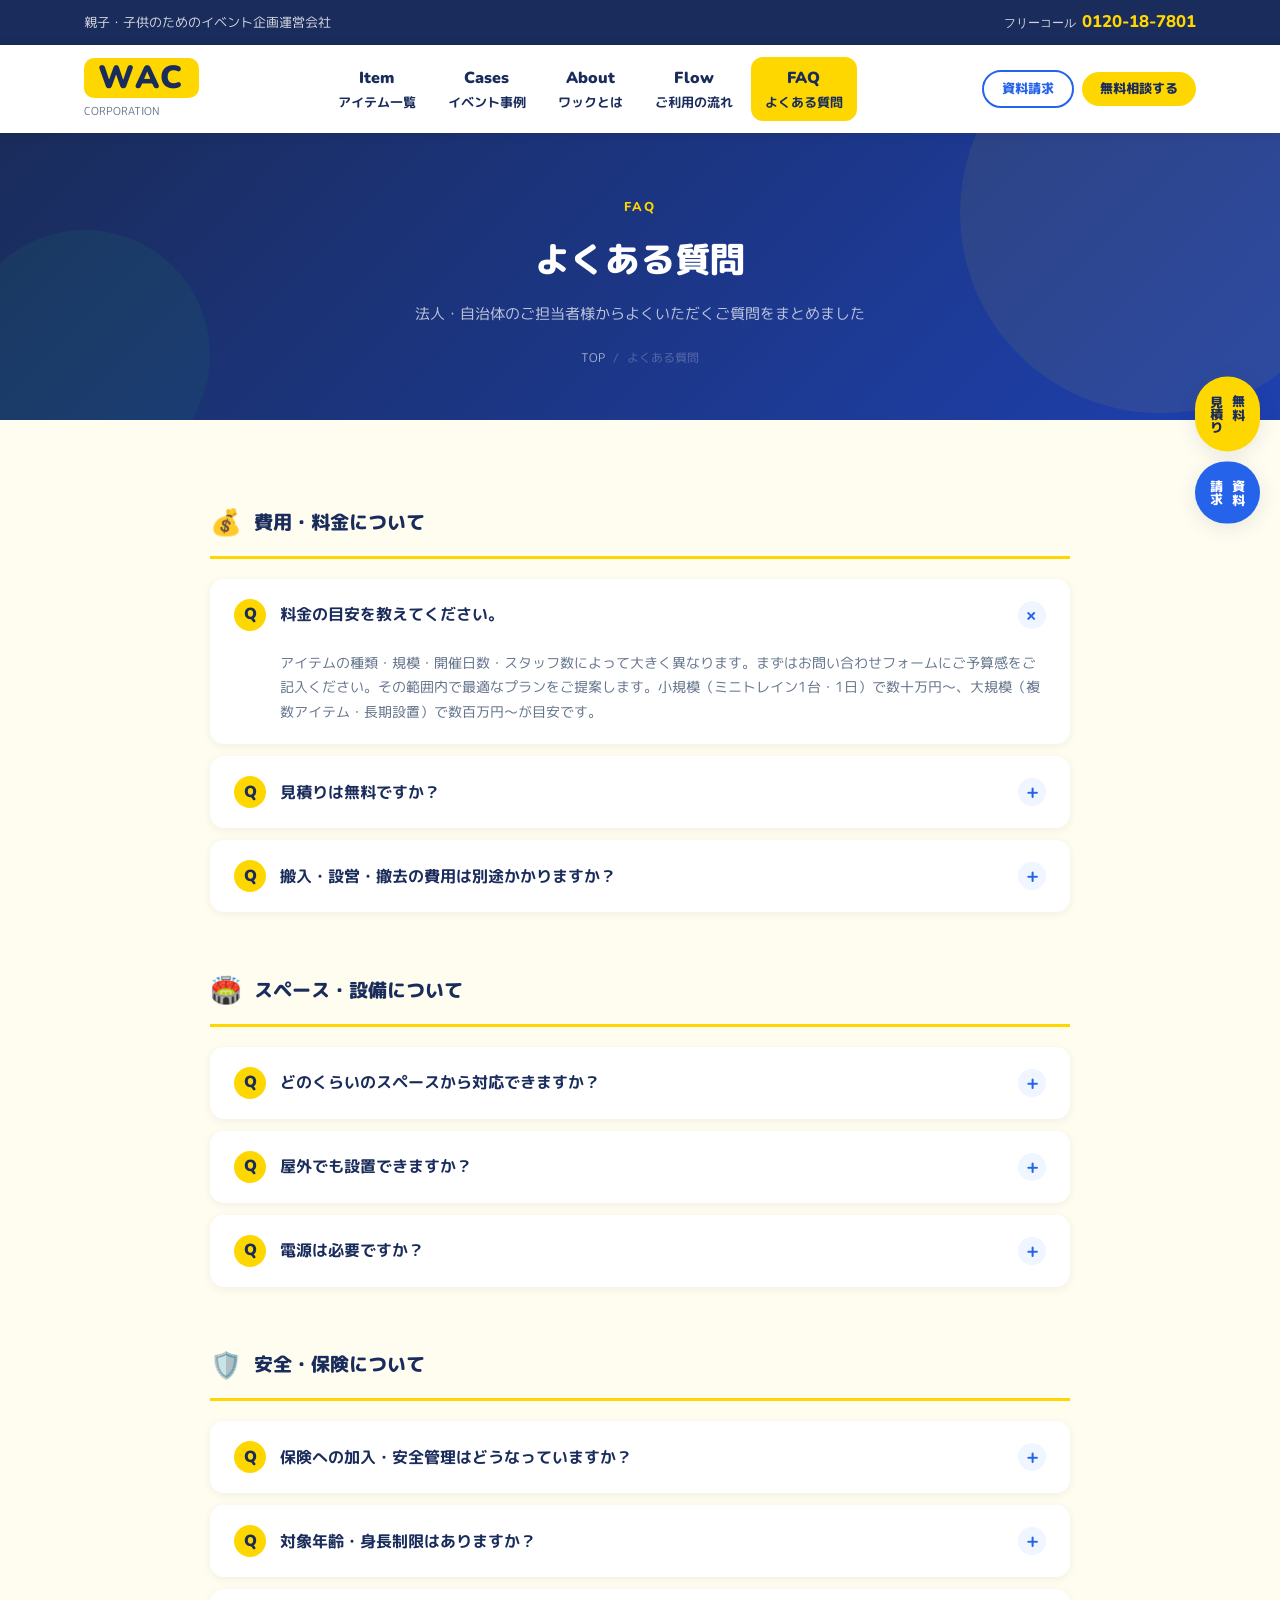
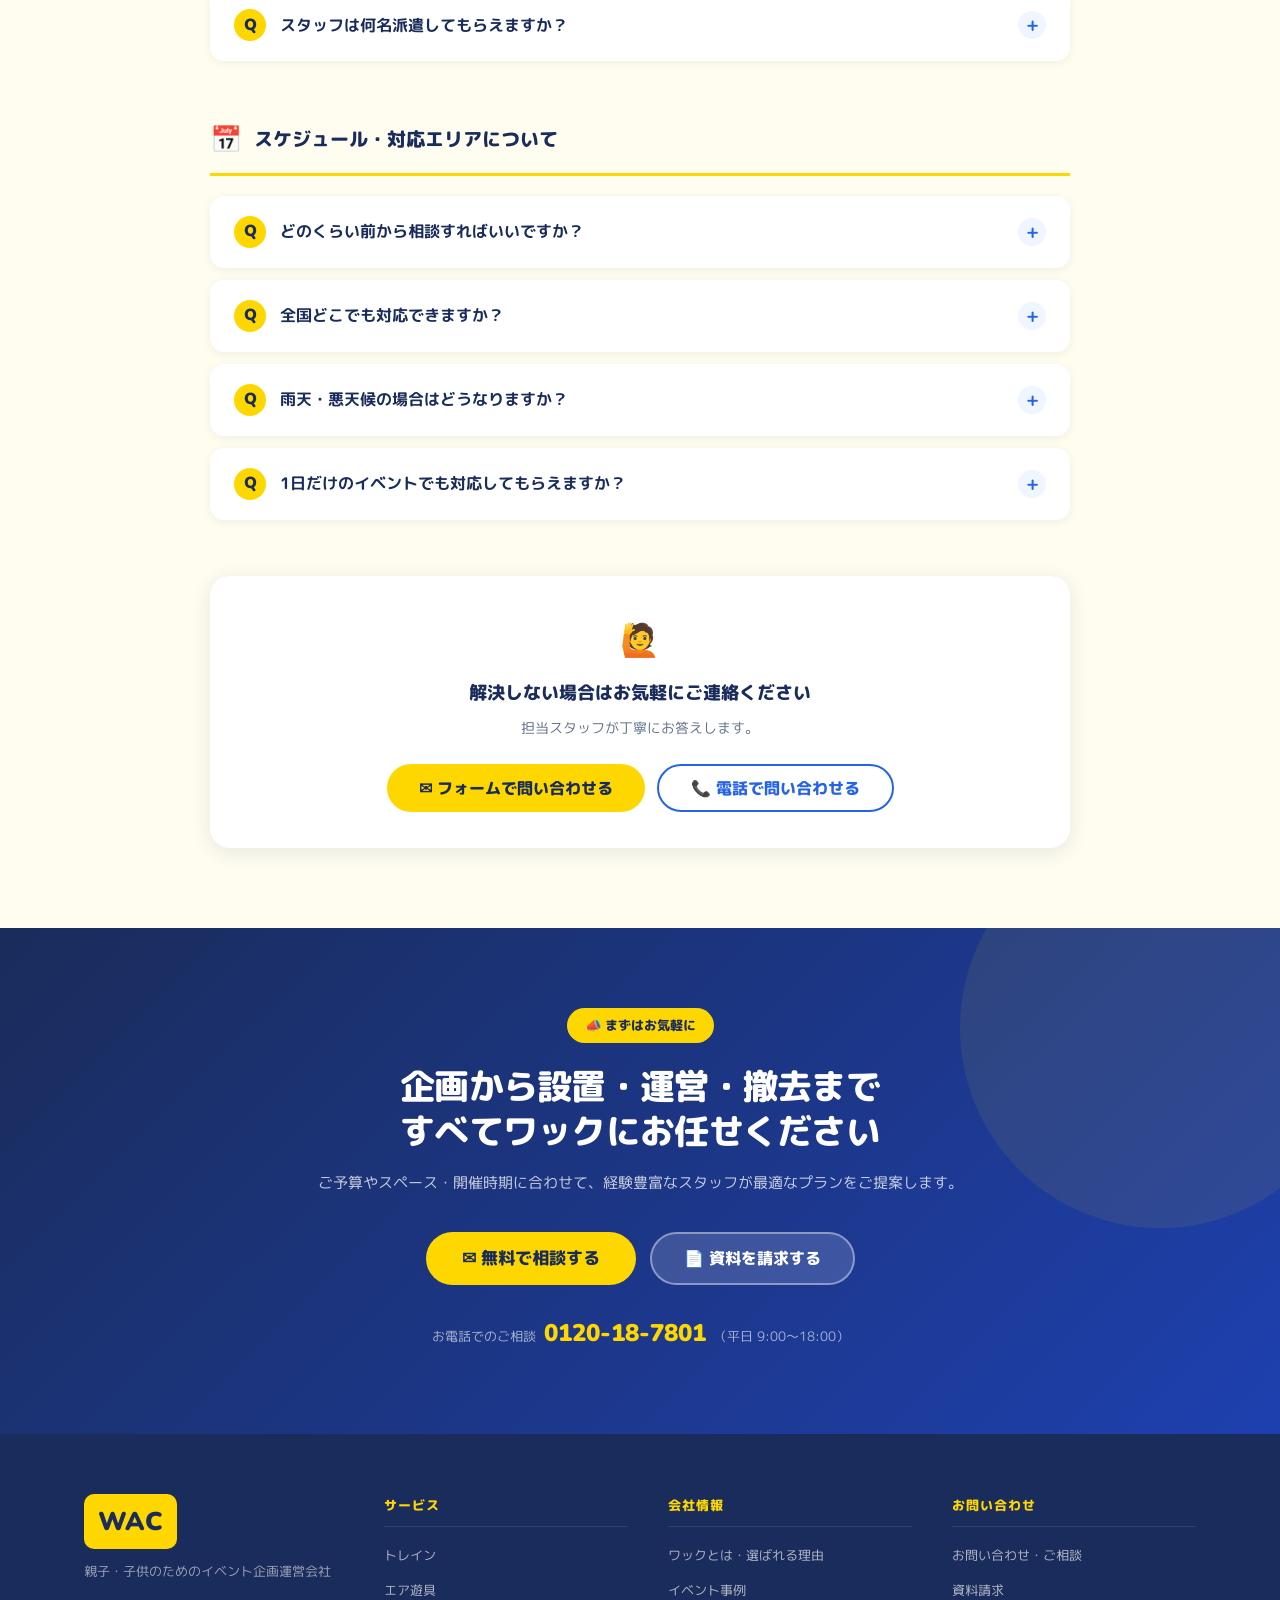
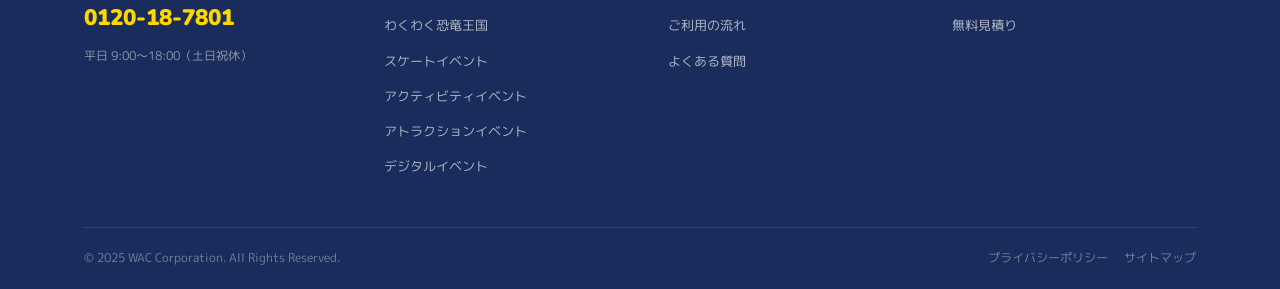
<file: wacwac-rough/faq.html>
<!DOCTYPE html>
<html lang="ja">
<head>
<meta charset="UTF-8">
<meta name="viewport" content="width=device-width, initial-scale=1.0">
<title>よくある質問 | 株式会社ワック</title>
<link rel="preconnect" href="https://fonts.googleapis.com">
<link href="https://fonts.googleapis.com/css2?family=M+PLUS+Rounded+1c:wght@400;500;700;800&family=Nunito:wght@700;800;900&display=swap" rel="stylesheet">
<link rel="stylesheet" href="style.css">
<style>
.faq-section { padding: 80px 0; background: var(--bg-section); }
.faq-category { margin-bottom: 56px; }
.faq-category-title {
  display: flex; align-items: center; gap: 12px;
  font-size: 1.2rem; font-weight: 800; color: var(--navy);
  margin-bottom: 20px; padding-bottom: 12px;
  border-bottom: 3px solid var(--yellow);
}
.faq-category-icon { font-size: 1.6rem; }
</style>
</head>
<body>

<div class="topbar">
  <div class="container">
    <span class="topbar-left">親子・子供のためのイベント企画運営会社</span>
    <span class="topbar-tel"><span>フリーコール</span>0120-18-7801</span>
  </div>
</div>

<header>
  <div class="header-inner">
    <a href="index.html" class="logo"><span class="logo-mark">WAC</span><span class="logo-sub">CORPORATION</span></a>
    <nav>
      <a href="items.html"   class="nav-link"><span class="en">Item</span><span>アイテム一覧</span></a>
      <a href="cases.html"   class="nav-link"><span class="en">Cases</span><span>イベント事例</span></a>
      <a href="why.html"     class="nav-link"><span class="en">About</span><span>ワックとは</span></a>
      <a href="flow.html"    class="nav-link"><span class="en">Flow</span><span>ご利用の流れ</span></a>
      <a href="faq.html"     class="nav-link active"><span class="en">FAQ</span><span>よくある質問</span></a>
    </nav>
    <div class="nav-cta">
      <a href="contact.html" class="btn btn-outline-blue btn-sm">資料請求</a>
      <a href="contact.html" class="btn btn-yellow btn-sm">無料相談する</a>
    </div>
  </div>
</header>

<div class="float-cta">
  <a href="contact.html" class="float-btn">無料<br>見積り</a>
  <a href="contact.html" class="float-btn blue">資料<br>請求</a>
</div>

<div class="page-hero">
  <span class="page-hero-en">FAQ</span>
  <h1>よくある質問</h1>
  <p>法人・自治体のご担当者様からよくいただくご質問をまとめました</p>
  <div class="breadcrumb">
    <a href="index.html">TOP</a><span>/</span><span>よくある質問</span>
  </div>
</div>

<section class="faq-section">
  <div class="container">
    <div class="faq-list" style="max-width:860px;">

      <!-- カテゴリ：費用・料金 -->
      <div class="faq-category">
        <div class="faq-category-title">
          <span class="faq-category-icon">💰</span>費用・料金について
        </div>
        <div class="faq-item open">
          <div class="faq-q"><span class="faq-icon q">Q</span>料金の目安を教えてください。<span class="faq-toggle">+</span></div>
          <div class="faq-a">アイテムの種類・規模・開催日数・スタッフ数によって大きく異なります。まずはお問い合わせフォームにご予算感をご記入ください。その範囲内で最適なプランをご提案します。小規模（ミニトレイン1台・1日）で数十万円〜、大規模（複数アイテム・長期設置）で数百万円〜が目安です。</div>
        </div>
        <div class="faq-item">
          <div class="faq-q"><span class="faq-icon q">Q</span>見積りは無料ですか？<span class="faq-toggle">+</span></div>
          <div class="faq-a">はい、お見積りは完全無料です。何度でも再提案・修正に対応しますので、ご予算に合わせたプランになるまでお気軽にご相談ください。</div>
        </div>
        <div class="faq-item">
          <div class="faq-q"><span class="faq-icon q">Q</span>搬入・設営・撤去の費用は別途かかりますか？<span class="faq-toggle">+</span></div>
          <div class="faq-a">基本的にはセット料金に含まれています。ただし、遠方への出張や特殊な搬入が必要な場合は別途費用が発生することがあります。事前にお見積りに明記しますので、追加請求はありません。</div>
        </div>
      </div>

      <!-- カテゴリ：スペース・設備 -->
      <div class="faq-category">
        <div class="faq-category-title">
          <span class="faq-category-icon">🏟️</span>スペース・設備について
        </div>
        <div class="faq-item">
          <div class="faq-q"><span class="faq-icon q">Q</span>どのくらいのスペースから対応できますか？<span class="faq-toggle">+</span></div>
          <div class="faq-a">ミニトレイン（2両編成）では約50㎡〜対応可能です。アイテムによって必要面積が異なりますので、会場の図面やサイズをお送りいただければ、最適なレイアウトをご提案します。</div>
        </div>
        <div class="faq-item">
          <div class="faq-q"><span class="faq-icon q">Q</span>屋外でも設置できますか？<span class="faq-toggle">+</span></div>
          <div class="faq-a">はい、屋外イベントにも対応しています。ただし、アイテムによっては屋外設置不可のものがあります。また、風速・天候によって安全上の理由から運休になる場合があります。詳細はご相談ください。</div>
        </div>
        <div class="faq-item">
          <div class="faq-q"><span class="faq-icon q">Q</span>電源は必要ですか？<span class="faq-toggle">+</span></div>
          <div class="faq-a">アイテムにより異なります。エア遊具や電動トレインは100V電源が必要です。電源確保が難しい場合は発電機のレンタルも手配できますので、ご相談ください。</div>
        </div>
      </div>

      <!-- カテゴリ：安全・保険 -->
      <div class="faq-category">
        <div class="faq-category-title">
          <span class="faq-category-icon">🛡️</span>安全・保険について
        </div>
        <div class="faq-item">
          <div class="faq-q"><span class="faq-icon q">Q</span>保険への加入・安全管理はどうなっていますか？<span class="faq-toggle">+</span></div>
          <div class="faq-a">すべてのイベントで損害賠償保険に加入しており、万が一の事故にも対応できる体制を整えています。スタッフ全員が安全研修を修了しており、現場では責任者を必ず配置します。</div>
        </div>
        <div class="faq-item">
          <div class="faq-q"><span class="faq-icon q">Q</span>対象年齢・身長制限はありますか？<span class="faq-toggle">+</span></div>
          <div class="faq-a">アイテムごとに対象年齢・身長制限を設けています。安全のため、制限を超える方のご利用はお断りする場合があります。詳細は各アイテムのご案内をご確認ください。</div>
        </div>
        <div class="faq-item">
          <div class="faq-q"><span class="faq-icon q">Q</span>スタッフは何名派遣してもらえますか？<span class="faq-toggle">+</span></div>
          <div class="faq-a">イベントの規模・アイテム数・開催日数に応じて最適な人数をご提案します。安全を最優先に必要な人数を確保しますので、ご担当者様が運営に関与する必要はほぼありません。</div>
        </div>
      </div>

      <!-- カテゴリ：スケジュール・対応エリア -->
      <div class="faq-category">
        <div class="faq-category-title">
          <span class="faq-category-icon">📅</span>スケジュール・対応エリアについて
        </div>
        <div class="faq-item">
          <div class="faq-q"><span class="faq-icon q">Q</span>どのくらい前から相談すればいいですか？<span class="faq-toggle">+</span></div>
          <div class="faq-a">開催の1〜3ヶ月前を目安にご相談ください。夏（7〜8月）・冬（12〜1月）は特に混み合いますので、早めのご相談をおすすめします。急ぎの場合もご相談ください。</div>
        </div>
        <div class="faq-item">
          <div class="faq-q"><span class="faq-icon q">Q</span>全国どこでも対応できますか？<span class="faq-toggle">+</span></div>
          <div class="faq-a">はい、北海道から沖縄まで全国47都道府県に対応しています。離島・遠方の場合は交通費・宿泊費が別途かかることがありますが、事前にお見積りに含めてご提示します。</div>
        </div>
        <div class="faq-item">
          <div class="faq-q"><span class="faq-icon q">Q</span>雨天・悪天候の場合はどうなりますか？<span class="faq-toggle">+</span></div>
          <div class="faq-a">屋外イベントの場合、雨天時の対応（中止・延期・テント設置等）については事前にご相談のうえ取り決めを行います。当日の天候に応じた臨機応変な対応も可能です。</div>
        </div>
        <div class="faq-item">
          <div class="faq-q"><span class="faq-icon q">Q</span>1日だけのイベントでも対応してもらえますか？<span class="faq-toggle">+</span></div>
          <div class="faq-a">はい、1日単位から対応しています。ただし、アイテムの種類によっては最低設置日数が設けられている場合があります。詳細はお問い合わせ時にご確認ください。</div>
        </div>
      </div>

    </div>

    <!-- まだ解決しない場合 -->
    <div style="max-width:860px;margin:48px auto 0;background:#fff;border-radius:20px;padding:36px;text-align:center;box-shadow:var(--shadow);">
      <div style="font-size:2rem;margin-bottom:12px;">🙋</div>
      <div style="font-size:1.1rem;font-weight:800;color:var(--navy);margin-bottom:8px;">解決しない場合はお気軽にご連絡ください</div>
      <p style="font-size:.9rem;color:var(--gray);margin-bottom:24px;">担当スタッフが丁寧にお答えします。</p>
      <div style="display:flex;gap:12px;justify-content:center;flex-wrap:wrap;">
        <a href="contact.html" class="btn btn-yellow">✉ フォームで問い合わせる</a>
        <a href="tel:012018780" class="btn btn-outline-blue">📞 電話で問い合わせる</a>
      </div>
    </div>

  </div>
</section>

<!-- CTA -->
<section class="cta-banner">
  <div class="cta-inner">
    <span class="cta-label">📣 まずはお気軽に</span>
    <h2 class="cta-h2">企画から設置・運営・撤去まで<br>すべてワックにお任せください</h2>
    <p class="cta-desc">ご予算やスペース・開催時期に合わせて、経験豊富なスタッフが最適なプランをご提案します。</p>
    <div class="cta-btns">
      <a href="contact.html" class="btn btn-yellow" style="font-size:1.05rem;padding:18px 36px;">✉ 無料で相談する</a>
      <a href="contact.html" class="btn" style="background:rgba(255,255,255,.15);color:#fff;border:2px solid rgba(255,255,255,.4);">📄 資料を請求する</a>
    </div>
    <div class="cta-tel">お電話でのご相談<strong>0120-18-7801</strong>（平日 9:00〜18:00）</div>
  </div>
</section>

<footer>
  <div class="container">
    <div class="footer-top">
      <div>
        <div class="footer-logo-mark">WAC</div>
        <p class="footer-tagline">親子・子供のためのイベント企画運営会社</p>
        <span class="footer-tel-num">0120-18-7801</span>
        <span class="footer-hours">平日 9:00〜18:00（土日祝休）</span>
      </div>
      <div class="footer-col"><h4>サービス</h4><ul>
        <li><a href="items.html#train">トレイン</a></li>
        <li><a href="items.html#air">エア遊具</a></li>
        <li><a href="items.html#dino">わくわく恐竜王国</a></li>
        <li><a href="items.html#skate">スケートイベント</a></li>
        <li><a href="items.html#activity">アクティビティイベント</a></li>
        <li><a href="items.html#attract">アトラクションイベント</a></li>
        <li><a href="items.html#digital">デジタルイベント</a></li>
      </ul></div>
      <div class="footer-col"><h4>会社情報</h4><ul>
        <li><a href="why.html">ワックとは・選ばれる理由</a></li>
        <li><a href="cases.html">イベント事例</a></li>
        <li><a href="flow.html">ご利用の流れ</a></li>
        <li><a href="faq.html">よくある質問</a></li>
      </ul></div>
      <div class="footer-col"><h4>お問い合わせ</h4><ul>
        <li><a href="contact.html">お問い合わせ・ご相談</a></li>
        <li><a href="contact.html">資料請求</a></li>
        <li><a href="contact.html">無料見積り</a></li>
      </ul></div>
    </div>
    <div class="footer-bottom">
      <div>© 2025 WAC Corporation. All Rights Reserved.</div>
      <div style="display:flex;gap:16px;"><a href="#">プライバシーポリシー</a><a href="#">サイトマップ</a></div>
    </div>
  </div>
</footer>

<script>
document.querySelectorAll('.faq-q').forEach(q => {
  q.addEventListener('click', () => q.closest('.faq-item').classList.toggle('open'));
});
</script>
</body>
</html>
</file>
<file: style.css>
/* ===== RESET & BASE ===== */
*, *::before, *::after { box-sizing: border-box; margin: 0; padding: 0; }
html { scroll-behavior: smooth; }
body {
  font-family: 'M PLUS Rounded 1c', 'Hiragino Maru Gothic ProN', sans-serif;
  color: #1a2c5b;
  background: #fff;
  line-height: 1.7;
  overflow-x: hidden;
}

/* ===== TOKENS ===== */
:root {
  --yellow:      #FFD700;
  --yellow-light:#FFF6CC;
  --yellow-mid:  #FFEC5C;
  --orange:      #FF8C00;
  --blue:        #2563EB;
  --blue-light:  #EFF6FF;
  --blue-mid:    #60A5FA;
  --green:       #22C55E;
  --green-light: #F0FDF4;
  --green-mid:   #86EFAC;
  --navy:        #1a2c5b;
  --gray:        #64748B;
  --bg-section:  #FFFDF0;
  --radius-card: 20px;
  --radius-btn:  50px;
  --shadow:      0 4px 20px rgba(26,44,91,0.10);
  --shadow-hover:0 8px 32px rgba(26,44,91,0.18);
}

/* ===== UTILITY ===== */
.container { max-width: 1160px; margin: 0 auto; padding: 0 24px; }

.section-title {
  font-size: 2rem; font-weight: 800; color: var(--navy);
  text-align: center; margin-bottom: 12px; letter-spacing: -.02em;
}
.section-title span {
  display: inline-block;
  background: linear-gradient(transparent 60%, var(--yellow-mid) 60%);
  padding: 0 4px;
}
.section-sub {
  text-align: center; color: var(--gray); font-size: .95rem; margin-bottom: 48px;
}
.badge-en {
  display: block; font-family: 'Nunito', sans-serif;
  font-size: .75rem; font-weight: 800; letter-spacing: .12em;
  color: var(--blue); text-transform: uppercase; margin-bottom: 6px; text-align: center;
}

/* ===== BUTTONS ===== */
.btn {
  display: inline-flex; align-items: center; justify-content: center; gap: 8px;
  border-radius: var(--radius-btn); font-weight: 800; font-size: 1rem;
  padding: 14px 32px; cursor: pointer; border: none;
  transition: transform .2s, box-shadow .2s;
  text-decoration: none; line-height: 1;
}
.btn:hover { transform: translateY(-2px); box-shadow: var(--shadow-hover); }
.btn-yellow { background: var(--yellow); color: var(--navy); }
.btn-blue   { background: var(--blue);   color: #fff; }
.btn-orange { background: var(--orange); color: #fff; }
.btn-outline-blue { background: transparent; color: var(--blue); border: 2.5px solid var(--blue); }
.btn-sm { padding: 10px 22px; font-size: .85rem; }

/* ===== TAGS ===== */
.tag {
  display: inline-block; border-radius: 6px; padding: 3px 10px;
  font-size: .75rem; font-weight: 700; margin: 3px 3px 0 0;
}
.tag-yellow { background: var(--yellow); color: var(--navy); }
.tag-blue   { background: var(--blue-light); color: var(--blue); }
.tag-green  { background: var(--green-light); color: var(--green); }

/* ===== TOP BAR ===== */
.topbar {
  background: var(--navy); color: #fff; font-size: .82rem; padding: 8px 0;
}
.topbar .container {
  display: flex; align-items: center; justify-content: space-between;
}
.topbar-left { opacity: .8; }
.topbar-tel {
  font-family: 'Nunito', sans-serif; font-size: 1.05rem; font-weight: 800; color: var(--yellow);
}
.topbar-tel span { font-size: .75rem; font-weight: 500; color: #fff; opacity: .8; margin-right: 6px; }

/* ===== HEADER ===== */
header {
  position: sticky; top: 0; z-index: 100;
  background: #fff; box-shadow: 0 2px 12px rgba(0,0,0,.08);
}
.header-inner {
  display: flex; align-items: center; justify-content: space-between;
  padding: 12px 24px; max-width: 1160px; margin: 0 auto;
}
.logo { display: flex; flex-direction: column; align-items: flex-start; text-decoration: none; }
.logo-mark {
  font-family: 'Nunito', sans-serif; font-size: 2rem; font-weight: 900;
  line-height: 1; color: var(--navy);
  background: var(--yellow); padding: 4px 14px; border-radius: 10px; letter-spacing: .08em;
}
.logo-sub { font-size: .68rem; color: var(--gray); margin-top: 4px; }
nav { display: flex; gap: 4px; }
.nav-link {
  display: flex; flex-direction: column; align-items: center; justify-content: center;
  text-decoration: none; padding: 8px 14px; border-radius: 12px;
  font-size: .8rem; font-weight: 700; color: var(--navy); transition: background .2s;
}
.nav-link:hover { background: var(--yellow-light); }
.nav-link.active { background: var(--yellow); }
.nav-link .en { font-family: 'Nunito', sans-serif; font-size: 1rem; font-weight: 900; }
.nav-cta { display: flex; gap: 8px; align-items: center; }
.nav-cta .btn { font-size: .82rem; padding: 10px 18px; }

/* ===== FLOATING CTA ===== */
.float-cta {
  position: fixed; right: 20px; top: 50%; transform: translateY(-50%);
  z-index: 200; display: flex; flex-direction: column; gap: 10px;
}
.float-btn {
  writing-mode: vertical-rl; background: var(--yellow); color: var(--navy);
  font-weight: 800; font-size: .82rem; border-radius: 40px;
  padding: 18px 10px; cursor: pointer; box-shadow: var(--shadow);
  transition: transform .2s; text-decoration: none; border: none;
  display: flex; align-items: center; justify-content: center;
}
.float-btn:hover { transform: scale(1.05); }
.float-btn.blue { background: var(--blue); color: #fff; }

/* ===== PAGE HERO (inner pages) ===== */
.page-hero {
  background: linear-gradient(135deg, var(--navy) 0%, #1e40af 100%);
  padding: 64px 0 52px; position: relative; overflow: hidden; text-align: center;
}
.page-hero::before {
  content: ''; position: absolute; width: 400px; height: 400px; border-radius: 50%;
  background: var(--yellow); opacity: .07; top: -120px; right: -80px;
}
.page-hero::after {
  content: ''; position: absolute; width: 250px; height: 250px; border-radius: 50%;
  background: var(--green); opacity: .07; bottom: -60px; left: -40px;
}
.page-hero-en {
  font-family: 'Nunito', sans-serif; font-size: .8rem; font-weight: 800;
  letter-spacing: .15em; color: var(--yellow); text-transform: uppercase;
  margin-bottom: 10px; display: block; position: relative; z-index: 2;
}
.page-hero h1 {
  font-size: 2.2rem; font-weight: 800; color: #fff;
  position: relative; z-index: 2; margin-bottom: 12px;
}
.page-hero p {
  color: rgba(255,255,255,.7); font-size: .95rem; position: relative; z-index: 2;
}
.breadcrumb {
  display: flex; gap: 8px; align-items: center; justify-content: center;
  margin-top: 20px; font-size: .78rem; color: rgba(255,255,255,.5);
  position: relative; z-index: 2;
}
.breadcrumb a { color: rgba(255,255,255,.6); text-decoration: none; }
.breadcrumb a:hover { color: var(--yellow); }
.breadcrumb span { opacity: .5; }

/* ===== WAVE DIVIDER ===== */
.wave-divider { overflow: hidden; line-height: 0; }
.wave-divider svg { display: block; width: 100%; }

/* ===== CTA BANNER ===== */
.cta-banner {
  background: linear-gradient(135deg, var(--navy) 0%, #1e40af 100%);
  padding: 80px 0; position: relative; overflow: hidden;
}
.cta-banner::before {
  content: ''; position: absolute; width: 400px; height: 400px; border-radius: 50%;
  background: var(--yellow); opacity: .08; top: -100px; right: -80px;
}
.cta-inner {
  max-width: 760px; margin: 0 auto; padding: 0 24px; text-align: center; position: relative; z-index: 2;
}
.cta-label {
  display: inline-block; background: var(--yellow); color: var(--navy);
  border-radius: 50px; padding: 6px 18px; font-size: .82rem; font-weight: 800; margin-bottom: 20px;
}
.cta-h2 {
  font-size: 2.2rem; font-weight: 800; color: #fff;
  line-height: 1.3; margin-bottom: 16px; letter-spacing: -.02em;
}
.cta-desc { color: rgba(255,255,255,.75); font-size: .95rem; margin-bottom: 36px; }
.cta-btns { display: flex; gap: 14px; justify-content: center; flex-wrap: wrap; }
.cta-tel { margin-top: 28px; color: rgba(255,255,255,.6); font-size: .82rem; }
.cta-tel strong {
  font-family: 'Nunito', sans-serif; font-size: 1.5rem; font-weight: 900;
  color: var(--yellow); margin: 0 8px;
}

/* ===== FOOTER ===== */
footer { background: var(--navy); color: rgba(255,255,255,.8); }
.footer-top {
  padding: 60px 0 40px;
  display: grid; grid-template-columns: 260px 1fr 1fr 1fr; gap: 40px;
}
.footer-logo-mark {
  font-family: 'Nunito', sans-serif; font-size: 1.6rem; font-weight: 900;
  background: var(--yellow); color: var(--navy);
  padding: 6px 14px; border-radius: 10px; display: inline-block; margin-bottom: 12px;
}
.footer-tagline { font-size: .8rem; margin-bottom: 16px; color: rgba(255,255,255,.55); }
.footer-tel-num {
  font-family: 'Nunito', sans-serif; font-size: 1.4rem; font-weight: 900;
  color: var(--yellow); display: block; margin-bottom: 4px;
}
.footer-hours { font-size: .72rem; color: rgba(255,255,255,.5); }
.footer-col h4 {
  font-size: .82rem; font-weight: 800; color: var(--yellow); letter-spacing: .08em;
  text-transform: uppercase; border-bottom: 1px solid rgba(255,255,255,.1);
  padding-bottom: 10px; margin-bottom: 14px;
}
.footer-col ul { list-style: none; }
.footer-col li { margin-bottom: 8px; }
.footer-col a { color: rgba(255,255,255,.65); text-decoration: none; font-size: .82rem; transition: color .2s; }
.footer-col a:hover { color: var(--yellow); }
.footer-bottom {
  border-top: 1px solid rgba(255,255,255,.1); padding: 20px 0;
  display: flex; align-items: center; justify-content: space-between;
  font-size: .75rem; color: rgba(255,255,255,.4);
}
.footer-bottom a { color: rgba(255,255,255,.4); text-decoration: none; }
.footer-bottom a:hover { color: var(--yellow); }

/* ===== DECORATIVE ===== */
.dots-bg {
  position: absolute; inset: 0; pointer-events: none;
  background-image: radial-gradient(circle, rgba(26,44,91,.06) 1.5px, transparent 1.5px);
  background-size: 24px 24px;
}

/* ===== CASE CARDS (shared) ===== */
.cases-grid { display: grid; grid-template-columns: repeat(3, 1fr); gap: 24px; }
.case-card {
  border-radius: var(--radius-card); overflow: hidden;
  box-shadow: var(--shadow); background: #fff;
  transition: transform .2s, box-shadow .2s; text-decoration: none; display: block;
}
.case-card:hover { transform: translateY(-4px); box-shadow: var(--shadow-hover); }
.case-photo {
  height: 200px; background: #bfdbfe;
  display: flex; align-items: center; justify-content: center;
  font-size: .82rem; color: var(--gray); text-align: center; padding: 16px;
  position: relative; overflow: hidden;
}
.case-photo.dino    { background: #bbf7d0; }
.case-photo.skate   { background: #e0f2fe; }
.case-photo.digital { background: #ede9fe; }
.case-photo.activity{ background: #fce7f3; }
.case-photo.attract { background: #fef9c3; }
.case-ribbon {
  position: absolute; top: 12px; left: -2px;
  background: var(--blue); color: #fff;
  font-size: .68rem; font-weight: 700; padding: 4px 12px; border-radius: 0 6px 6px 0;
}
.case-body { padding: 18px; }
.case-category { font-size: .72rem; font-weight: 700; color: var(--blue); margin-bottom: 4px; }
.case-title { font-size: 1rem; font-weight: 800; color: var(--navy); margin-bottom: 8px; }
.case-meta { display: flex; gap: 12px; font-size: .72rem; color: var(--gray); margin-bottom: 10px; }
.case-link {
  display: inline-flex; align-items: center; gap: 4px;
  font-size: .8rem; font-weight: 700; color: var(--blue); text-decoration: none;
}
.case-link::after { content: ' →'; }

/* ===== FILTER BUTTONS ===== */
.filter-row { display: flex; gap: 8px; justify-content: center; flex-wrap: wrap; margin-bottom: 40px; }
.filter-btn {
  border-radius: var(--radius-btn); padding: 8px 20px; font-size: .82rem; font-weight: 700;
  border: 2px solid #e2e8f0; background: #fff; color: var(--gray); cursor: pointer; transition: all .2s;
}
.filter-btn:hover, .filter-btn.active { background: var(--blue); color: #fff; border-color: var(--blue); }

/* ===== FAQ ===== */
.faq-list { max-width: 800px; margin: 0 auto; }
.faq-item {
  background: #fff; border-radius: 14px; margin-bottom: 12px;
  box-shadow: 0 2px 10px rgba(0,0,0,.06); overflow: hidden;
}
.faq-q {
  display: flex; align-items: center; gap: 14px;
  padding: 20px 24px; cursor: pointer; font-weight: 700; color: var(--navy);
}
.faq-icon {
  width: 32px; height: 32px; border-radius: 50%; flex-shrink: 0;
  display: flex; align-items: center; justify-content: center;
  font-family: 'Nunito', sans-serif; font-size: 1rem; font-weight: 900;
}
.faq-icon.q { background: var(--yellow); color: var(--navy); }
.faq-icon.a { background: var(--blue-light); color: var(--blue); }
.faq-a { padding: 0 24px 20px 70px; font-size: .9rem; color: var(--gray); display: none; }
.faq-item.open .faq-a { display: block; }
.faq-toggle {
  margin-left: auto; width: 28px; height: 28px;
  display: flex; align-items: center; justify-content: center;
  background: var(--blue-light); border-radius: 50%; color: var(--blue);
  font-size: 1.1rem; transition: transform .2s; flex-shrink: 0;
}
.faq-item.open .faq-toggle { transform: rotate(45deg); }

/* ===== NEWS ===== */
.news-item {
  display: flex; align-items: center; gap: 16px;
  padding: 18px 0; border-bottom: 1px dashed #e2e8f0;
  text-decoration: none; transition: opacity .2s;
}
.news-item:hover { opacity: .7; }
.news-date { font-family: 'Nunito', sans-serif; font-size: .85rem; color: var(--gray); white-space: nowrap; }
.news-title { font-size: .92rem; color: var(--navy); }

/* ===== RESPONSIVE ===== */
@media (max-width: 1024px) {
  .footer-top { grid-template-columns: 1fr 1fr; }
  .cases-grid { grid-template-columns: repeat(2, 1fr); }
}
@media (max-width: 768px) {
  .topbar { display: none; }
  .float-cta { display: none; }
  nav { display: none; }
  .section-title { font-size: 1.5rem; }
  .cta-h2 { font-size: 1.6rem; }
  .footer-top { grid-template-columns: 1fr; }
  .cases-grid { grid-template-columns: 1fr; }
  .page-hero h1 { font-size: 1.6rem; }
}
</file>
<file: wacwac-rough/style.css>
/* ===== RESET & BASE ===== */
*, *::before, *::after { box-sizing: border-box; margin: 0; padding: 0; }
html { scroll-behavior: smooth; }
body {
  font-family: 'M PLUS Rounded 1c', 'Hiragino Maru Gothic ProN', sans-serif;
  color: #1a2c5b;
  background: #fff;
  line-height: 1.7;
  overflow-x: hidden;
}

/* ===== TOKENS ===== */
:root {
  --yellow:      #FFD700;
  --yellow-light:#FFF6CC;
  --yellow-mid:  #FFEC5C;
  --orange:      #FF8C00;
  --blue:        #2563EB;
  --blue-light:  #EFF6FF;
  --blue-mid:    #60A5FA;
  --green:       #22C55E;
  --green-light: #F0FDF4;
  --green-mid:   #86EFAC;
  --navy:        #1a2c5b;
  --gray:        #64748B;
  --bg-section:  #FFFDF0;
  --radius-card: 20px;
  --radius-btn:  50px;
  --shadow:      0 4px 20px rgba(26,44,91,0.10);
  --shadow-hover:0 8px 32px rgba(26,44,91,0.18);
}

/* ===== UTILITY ===== */
.container { max-width: 1160px; margin: 0 auto; padding: 0 24px; }

.section-title {
  font-size: 2rem; font-weight: 800; color: var(--navy);
  text-align: center; margin-bottom: 12px; letter-spacing: -.02em;
}
.section-title span {
  display: inline-block;
  background: linear-gradient(transparent 60%, var(--yellow-mid) 60%);
  padding: 0 4px;
}
.section-sub {
  text-align: center; color: var(--gray); font-size: .95rem; margin-bottom: 48px;
}
.badge-en {
  display: block; font-family: 'Nunito', sans-serif;
  font-size: .75rem; font-weight: 800; letter-spacing: .12em;
  color: var(--blue); text-transform: uppercase; margin-bottom: 6px; text-align: center;
}

/* ===== BUTTONS ===== */
.btn {
  display: inline-flex; align-items: center; justify-content: center; gap: 8px;
  border-radius: var(--radius-btn); font-weight: 800; font-size: 1rem;
  padding: 14px 32px; cursor: pointer; border: none;
  transition: transform .2s, box-shadow .2s;
  text-decoration: none; line-height: 1;
}
.btn:hover { transform: translateY(-2px); box-shadow: var(--shadow-hover); }
.btn-yellow { background: var(--yellow); color: var(--navy); }
.btn-blue   { background: var(--blue);   color: #fff; }
.btn-orange { background: var(--orange); color: #fff; }
.btn-outline-blue { background: transparent; color: var(--blue); border: 2.5px solid var(--blue); }
.btn-sm { padding: 10px 22px; font-size: .85rem; }

/* ===== TAGS ===== */
.tag {
  display: inline-block; border-radius: 6px; padding: 3px 10px;
  font-size: .75rem; font-weight: 700; margin: 3px 3px 0 0;
}
.tag-yellow { background: var(--yellow); color: var(--navy); }
.tag-blue   { background: var(--blue-light); color: var(--blue); }
.tag-green  { background: var(--green-light); color: var(--green); }

/* ===== TOP BAR ===== */
.topbar {
  background: var(--navy); color: #fff; font-size: .82rem; padding: 8px 0;
}
.topbar .container {
  display: flex; align-items: center; justify-content: space-between;
}
.topbar-left { opacity: .8; }
.topbar-tel {
  font-family: 'Nunito', sans-serif; font-size: 1.05rem; font-weight: 800; color: var(--yellow);
}
.topbar-tel span { font-size: .75rem; font-weight: 500; color: #fff; opacity: .8; margin-right: 6px; }

/* ===== HEADER ===== */
header {
  position: sticky; top: 0; z-index: 100;
  background: #fff; box-shadow: 0 2px 12px rgba(0,0,0,.08);
}
.header-inner {
  display: flex; align-items: center; justify-content: space-between;
  padding: 12px 24px; max-width: 1160px; margin: 0 auto;
}
.logo { display: flex; flex-direction: column; align-items: flex-start; text-decoration: none; }
.logo-mark {
  font-family: 'Nunito', sans-serif; font-size: 2rem; font-weight: 900;
  line-height: 1; color: var(--navy);
  background: var(--yellow); padding: 4px 14px; border-radius: 10px; letter-spacing: .08em;
}
.logo-sub { font-size: .68rem; color: var(--gray); margin-top: 4px; }
nav { display: flex; gap: 4px; }
.nav-link {
  display: flex; flex-direction: column; align-items: center; justify-content: center;
  text-decoration: none; padding: 8px 14px; border-radius: 12px;
  font-size: .8rem; font-weight: 700; color: var(--navy); transition: background .2s;
}
.nav-link:hover { background: var(--yellow-light); }
.nav-link.active { background: var(--yellow); }
.nav-link .en { font-family: 'Nunito', sans-serif; font-size: 1rem; font-weight: 900; }
.nav-cta { display: flex; gap: 8px; align-items: center; }
.nav-cta .btn { font-size: .82rem; padding: 10px 18px; }

/* ===== FLOATING CTA ===== */
.float-cta {
  position: fixed; right: 20px; top: 50%; transform: translateY(-50%);
  z-index: 200; display: flex; flex-direction: column; gap: 10px;
}
.float-btn {
  writing-mode: vertical-rl; background: var(--yellow); color: var(--navy);
  font-weight: 800; font-size: .82rem; border-radius: 40px;
  padding: 18px 10px; cursor: pointer; box-shadow: var(--shadow);
  transition: transform .2s; text-decoration: none; border: none;
  display: flex; align-items: center; justify-content: center;
}
.float-btn:hover { transform: scale(1.05); }
.float-btn.blue { background: var(--blue); color: #fff; }

/* ===== PAGE HERO (inner pages) ===== */
.page-hero {
  background: linear-gradient(135deg, var(--navy) 0%, #1e40af 100%);
  padding: 64px 0 52px; position: relative; overflow: hidden; text-align: center;
}
.page-hero::before {
  content: ''; position: absolute; width: 400px; height: 400px; border-radius: 50%;
  background: var(--yellow); opacity: .07; top: -120px; right: -80px;
}
.page-hero::after {
  content: ''; position: absolute; width: 250px; height: 250px; border-radius: 50%;
  background: var(--green); opacity: .07; bottom: -60px; left: -40px;
}
.page-hero-en {
  font-family: 'Nunito', sans-serif; font-size: .8rem; font-weight: 800;
  letter-spacing: .15em; color: var(--yellow); text-transform: uppercase;
  margin-bottom: 10px; display: block; position: relative; z-index: 2;
}
.page-hero h1 {
  font-size: 2.2rem; font-weight: 800; color: #fff;
  position: relative; z-index: 2; margin-bottom: 12px;
}
.page-hero p {
  color: rgba(255,255,255,.7); font-size: .95rem; position: relative; z-index: 2;
}
.breadcrumb {
  display: flex; gap: 8px; align-items: center; justify-content: center;
  margin-top: 20px; font-size: .78rem; color: rgba(255,255,255,.5);
  position: relative; z-index: 2;
}
.breadcrumb a { color: rgba(255,255,255,.6); text-decoration: none; }
.breadcrumb a:hover { color: var(--yellow); }
.breadcrumb span { opacity: .5; }

/* ===== WAVE DIVIDER ===== */
.wave-divider { overflow: hidden; line-height: 0; }
.wave-divider svg { display: block; width: 100%; }

/* ===== CTA BANNER ===== */
.cta-banner {
  background: linear-gradient(135deg, var(--navy) 0%, #1e40af 100%);
  padding: 80px 0; position: relative; overflow: hidden;
}
.cta-banner::before {
  content: ''; position: absolute; width: 400px; height: 400px; border-radius: 50%;
  background: var(--yellow); opacity: .08; top: -100px; right: -80px;
}
.cta-inner {
  max-width: 760px; margin: 0 auto; padding: 0 24px; text-align: center; position: relative; z-index: 2;
}
.cta-label {
  display: inline-block; background: var(--yellow); color: var(--navy);
  border-radius: 50px; padding: 6px 18px; font-size: .82rem; font-weight: 800; margin-bottom: 20px;
}
.cta-h2 {
  font-size: 2.2rem; font-weight: 800; color: #fff;
  line-height: 1.3; margin-bottom: 16px; letter-spacing: -.02em;
}
.cta-desc { color: rgba(255,255,255,.75); font-size: .95rem; margin-bottom: 36px; }
.cta-btns { display: flex; gap: 14px; justify-content: center; flex-wrap: wrap; }
.cta-tel { margin-top: 28px; color: rgba(255,255,255,.6); font-size: .82rem; }
.cta-tel strong {
  font-family: 'Nunito', sans-serif; font-size: 1.5rem; font-weight: 900;
  color: var(--yellow); margin: 0 8px;
}

/* ===== FOOTER ===== */
footer { background: var(--navy); color: rgba(255,255,255,.8); }
.footer-top {
  padding: 60px 0 40px;
  display: grid; grid-template-columns: 260px 1fr 1fr 1fr; gap: 40px;
}
.footer-logo-mark {
  font-family: 'Nunito', sans-serif; font-size: 1.6rem; font-weight: 900;
  background: var(--yellow); color: var(--navy);
  padding: 6px 14px; border-radius: 10px; display: inline-block; margin-bottom: 12px;
}
.footer-tagline { font-size: .8rem; margin-bottom: 16px; color: rgba(255,255,255,.55); }
.footer-tel-num {
  font-family: 'Nunito', sans-serif; font-size: 1.4rem; font-weight: 900;
  color: var(--yellow); display: block; margin-bottom: 4px;
}
.footer-hours { font-size: .72rem; color: rgba(255,255,255,.5); }
.footer-col h4 {
  font-size: .82rem; font-weight: 800; color: var(--yellow); letter-spacing: .08em;
  text-transform: uppercase; border-bottom: 1px solid rgba(255,255,255,.1);
  padding-bottom: 10px; margin-bottom: 14px;
}
.footer-col ul { list-style: none; }
.footer-col li { margin-bottom: 8px; }
.footer-col a { color: rgba(255,255,255,.65); text-decoration: none; font-size: .82rem; transition: color .2s; }
.footer-col a:hover { color: var(--yellow); }
.footer-bottom {
  border-top: 1px solid rgba(255,255,255,.1); padding: 20px 0;
  display: flex; align-items: center; justify-content: space-between;
  font-size: .75rem; color: rgba(255,255,255,.4);
}
.footer-bottom a { color: rgba(255,255,255,.4); text-decoration: none; }
.footer-bottom a:hover { color: var(--yellow); }

/* ===== DECORATIVE ===== */
.dots-bg {
  position: absolute; inset: 0; pointer-events: none;
  background-image: radial-gradient(circle, rgba(26,44,91,.06) 1.5px, transparent 1.5px);
  background-size: 24px 24px;
}

/* ===== CASE CARDS (shared) ===== */
.cases-grid { display: grid; grid-template-columns: repeat(3, 1fr); gap: 24px; }
.case-card {
  border-radius: var(--radius-card); overflow: hidden;
  box-shadow: var(--shadow); background: #fff;
  transition: transform .2s, box-shadow .2s; text-decoration: none; display: block;
}
.case-card:hover { transform: translateY(-4px); box-shadow: var(--shadow-hover); }
.case-photo {
  height: 200px; background: #bfdbfe;
  display: flex; align-items: center; justify-content: center;
  font-size: .82rem; color: var(--gray); text-align: center; padding: 16px;
  position: relative; overflow: hidden;
}
.case-photo.dino    { background: #bbf7d0; }
.case-photo.skate   { background: #e0f2fe; }
.case-photo.digital { background: #ede9fe; }
.case-photo.activity{ background: #fce7f3; }
.case-photo.attract { background: #fef9c3; }
.case-ribbon {
  position: absolute; top: 12px; left: -2px;
  background: var(--blue); color: #fff;
  font-size: .68rem; font-weight: 700; padding: 4px 12px; border-radius: 0 6px 6px 0;
}
.case-body { padding: 18px; }
.case-category { font-size: .72rem; font-weight: 700; color: var(--blue); margin-bottom: 4px; }
.case-title { font-size: 1rem; font-weight: 800; color: var(--navy); margin-bottom: 8px; }
.case-meta { display: flex; gap: 12px; font-size: .72rem; color: var(--gray); margin-bottom: 10px; }
.case-link {
  display: inline-flex; align-items: center; gap: 4px;
  font-size: .8rem; font-weight: 700; color: var(--blue); text-decoration: none;
}
.case-link::after { content: ' →'; }

/* ===== FILTER BUTTONS ===== */
.filter-row { display: flex; gap: 8px; justify-content: center; flex-wrap: wrap; margin-bottom: 40px; }
.filter-btn {
  border-radius: var(--radius-btn); padding: 8px 20px; font-size: .82rem; font-weight: 700;
  border: 2px solid #e2e8f0; background: #fff; color: var(--gray); cursor: pointer; transition: all .2s;
}
.filter-btn:hover, .filter-btn.active { background: var(--blue); color: #fff; border-color: var(--blue); }

/* ===== FAQ ===== */
.faq-list { max-width: 800px; margin: 0 auto; }
.faq-item {
  background: #fff; border-radius: 14px; margin-bottom: 12px;
  box-shadow: 0 2px 10px rgba(0,0,0,.06); overflow: hidden;
}
.faq-q {
  display: flex; align-items: center; gap: 14px;
  padding: 20px 24px; cursor: pointer; font-weight: 700; color: var(--navy);
}
.faq-icon {
  width: 32px; height: 32px; border-radius: 50%; flex-shrink: 0;
  display: flex; align-items: center; justify-content: center;
  font-family: 'Nunito', sans-serif; font-size: 1rem; font-weight: 900;
}
.faq-icon.q { background: var(--yellow); color: var(--navy); }
.faq-icon.a { background: var(--blue-light); color: var(--blue); }
.faq-a { padding: 0 24px 20px 70px; font-size: .9rem; color: var(--gray); display: none; }
.faq-item.open .faq-a { display: block; }
.faq-toggle {
  margin-left: auto; width: 28px; height: 28px;
  display: flex; align-items: center; justify-content: center;
  background: var(--blue-light); border-radius: 50%; color: var(--blue);
  font-size: 1.1rem; transition: transform .2s; flex-shrink: 0;
}
.faq-item.open .faq-toggle { transform: rotate(45deg); }

/* ===== NEWS ===== */
.news-item {
  display: flex; align-items: center; gap: 16px;
  padding: 18px 0; border-bottom: 1px dashed #e2e8f0;
  text-decoration: none; transition: opacity .2s;
}
.news-item:hover { opacity: .7; }
.news-date { font-family: 'Nunito', sans-serif; font-size: .85rem; color: var(--gray); white-space: nowrap; }
.news-title { font-size: .92rem; color: var(--navy); }

/* ===== RESPONSIVE ===== */
@media (max-width: 1024px) {
  .footer-top { grid-template-columns: 1fr 1fr; }
  .cases-grid { grid-template-columns: repeat(2, 1fr); }
}
@media (max-width: 768px) {
  .topbar { display: none; }
  .float-cta { display: none; }
  nav { display: none; }
  .section-title { font-size: 1.5rem; }
  .cta-h2 { font-size: 1.6rem; }
  .footer-top { grid-template-columns: 1fr; }
  .cases-grid { grid-template-columns: 1fr; }
  .page-hero h1 { font-size: 1.6rem; }
}
</file>
